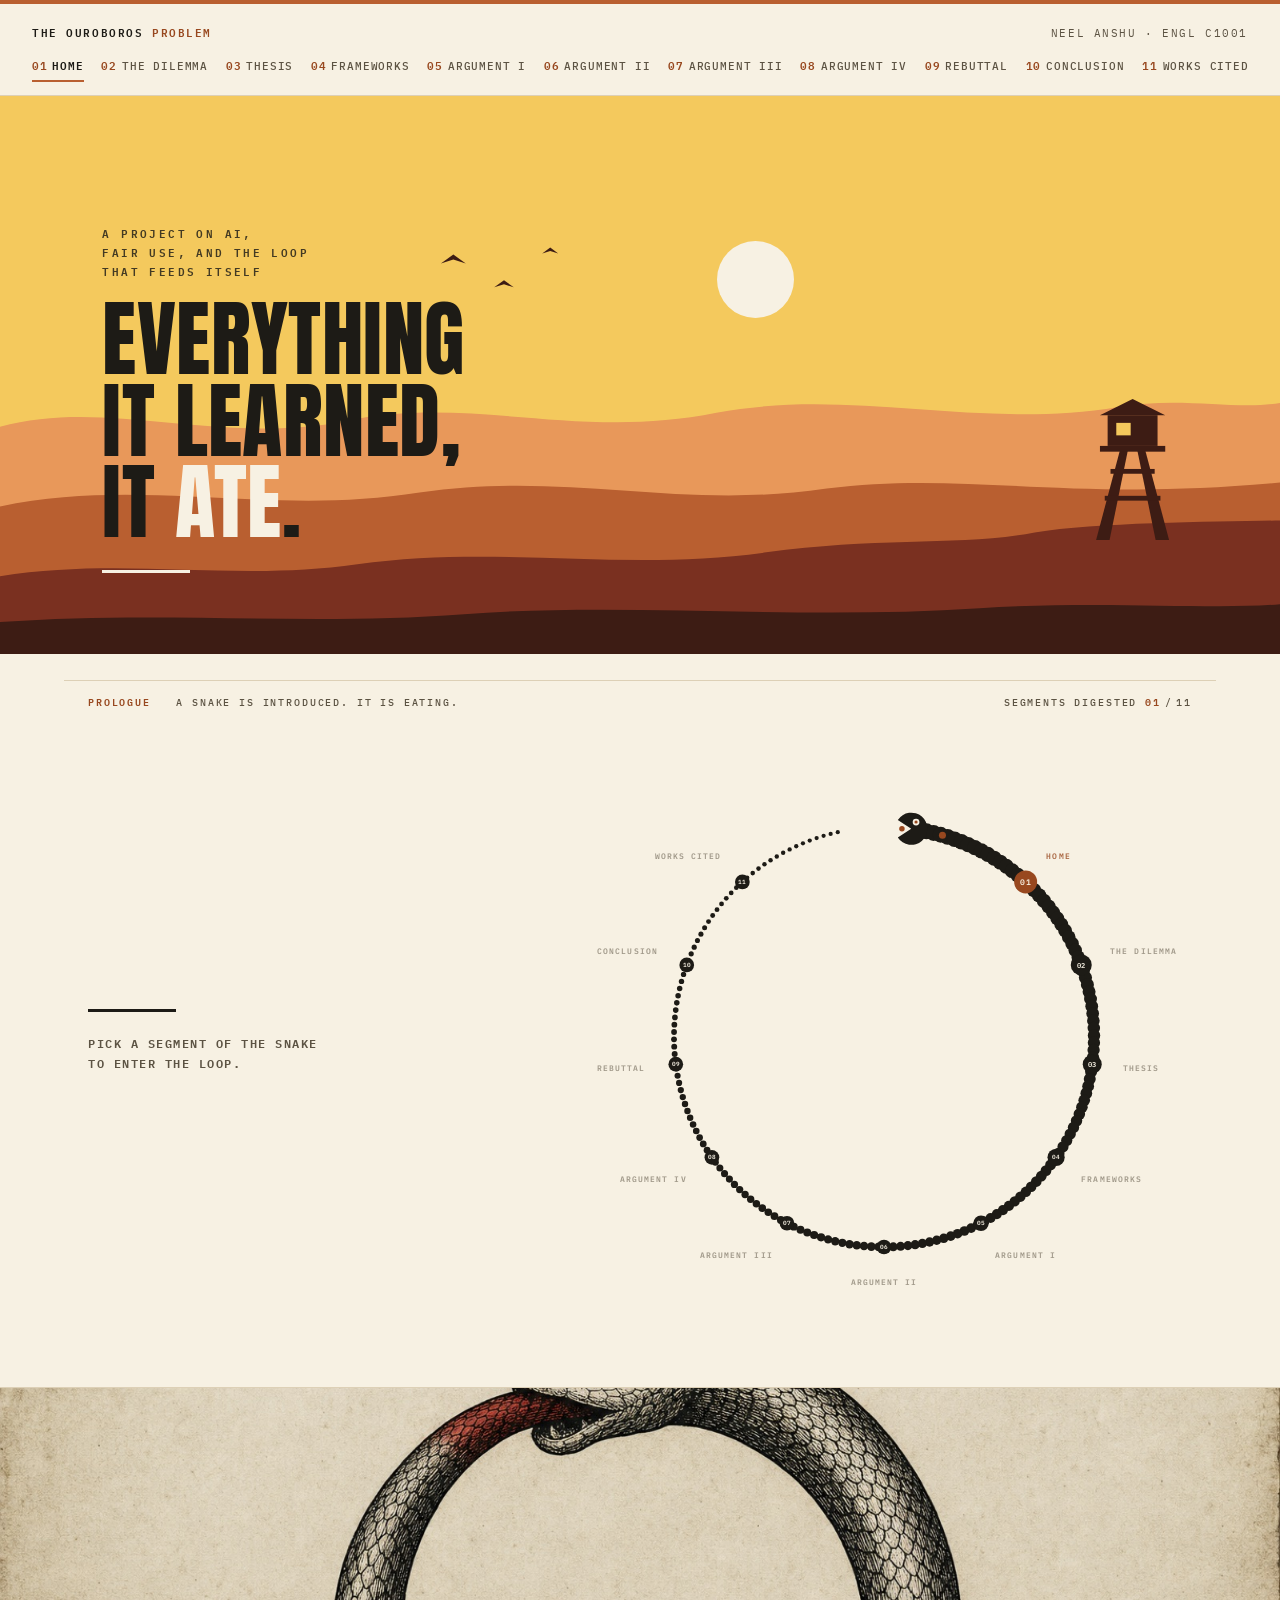
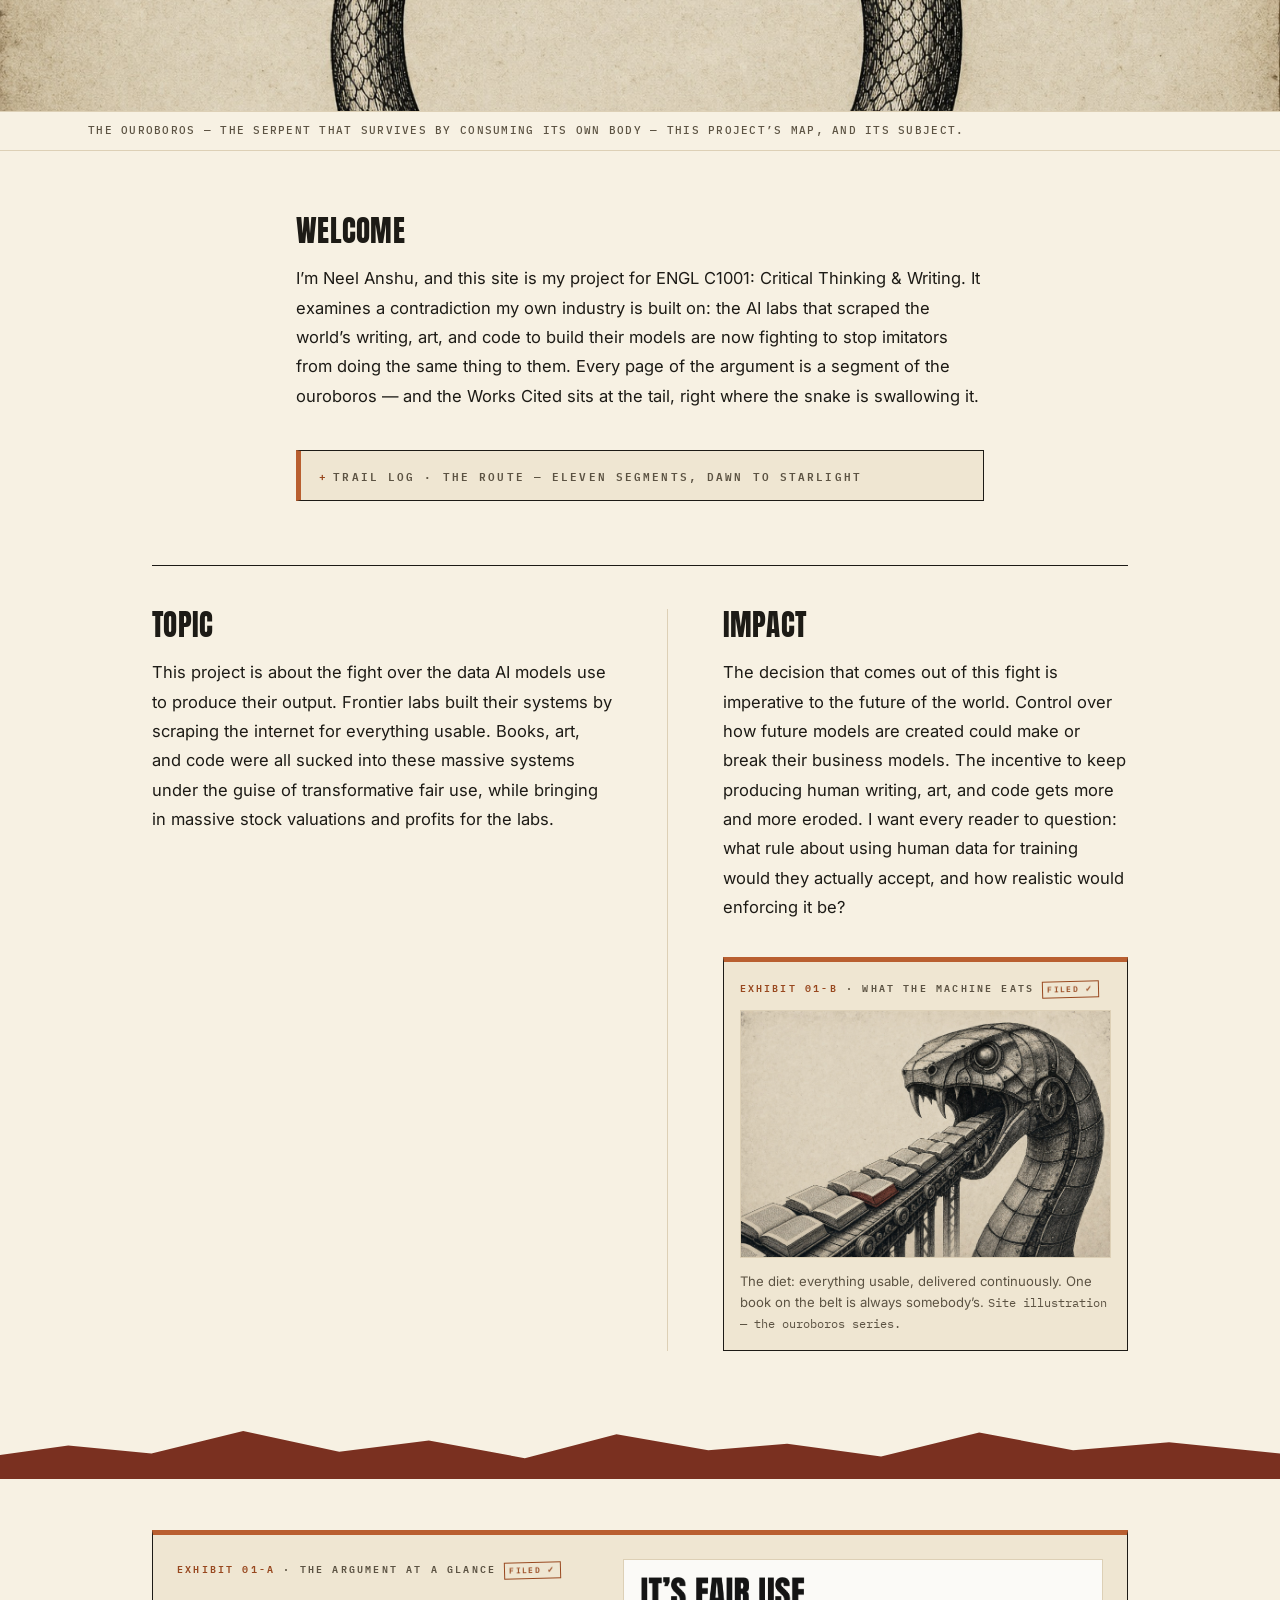
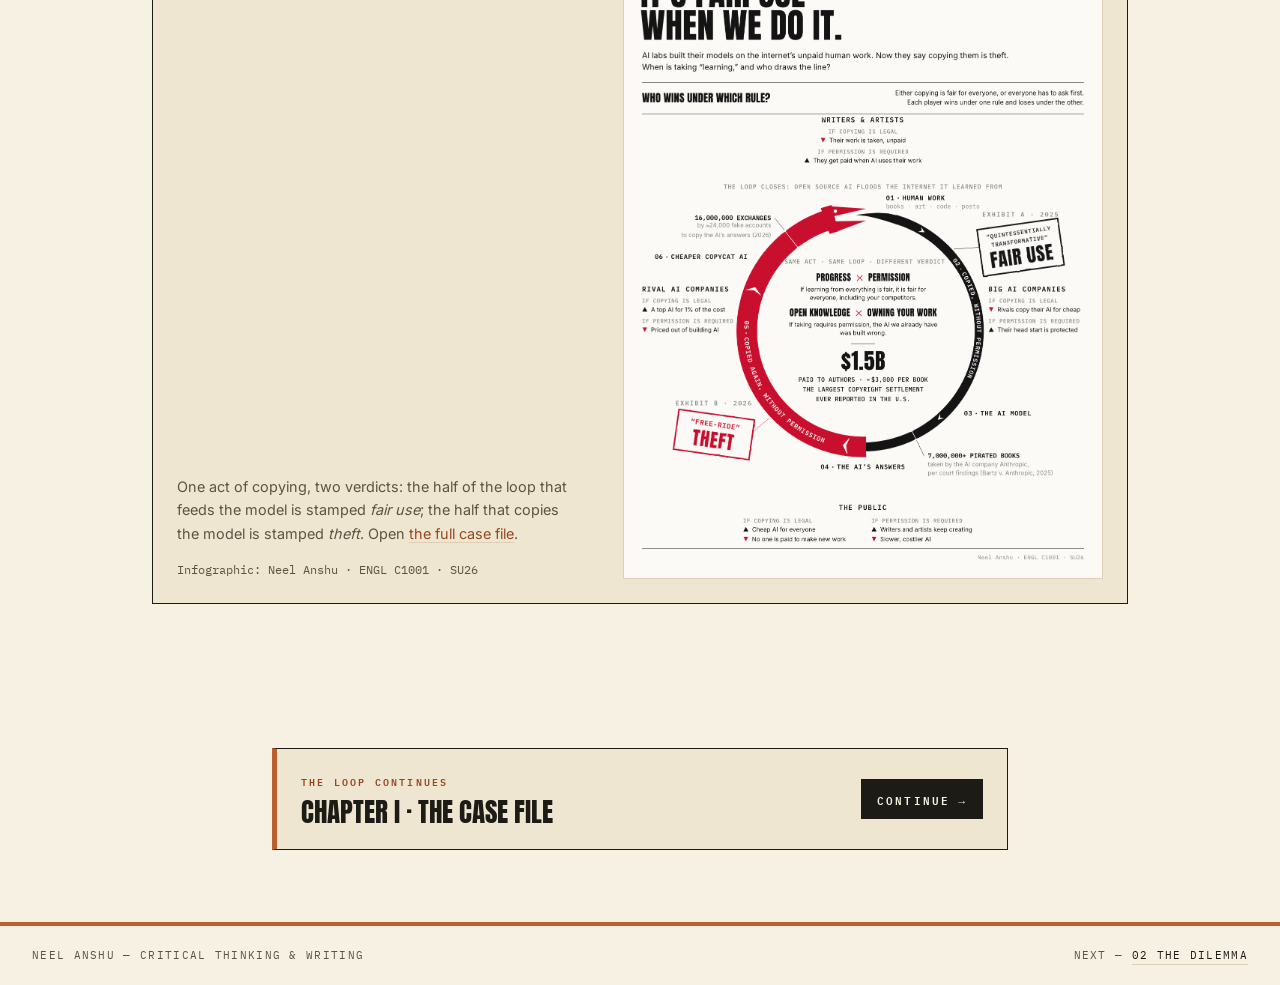
<file: index.html>
<!DOCTYPE html>
<html lang="en">
<head>
<meta charset="UTF-8">
<meta name="viewport" content="width=device-width, initial-scale=1.0">
<title>Home &mdash; The Ouroboros Problem</title>
<meta name="description" content="A project on AI, fair use, and the loop that feeds itself.">
<link rel="stylesheet" href="styles.css">
<style>
/* ── 01 · Home — “first light”. Scoped to body.p-home. ─────────────
   One day on the lookout begins here: flat five-band vista, the
   tower far right, headline on the left third. Flat fills only. */

/* Hero vista */
body.p-home .vista { min-height: clamp(400px, 62vh, 660px); }
body.p-home .vista .vista-content { padding-bottom: clamp(3rem, 9vh, 5.5rem); }
body.p-home .vista .kicker { margin-bottom: 1.15rem; max-width: 34ch; }
body.p-home .vista h1.display { max-width: 12ch; }
body.p-home .vista h1.display em { font-style: normal; color: var(--paper); }
body.p-home .vista .inkrule {
  width: 5.5rem; height: 3px;
  background: var(--paper);
  margin-top: 1.7rem;
}

/* The sun — flat paper disc hung in the sky (scene-motif budget) */
body.p-home .sun {
  --motif-size: clamp(52px, 6vw, 84px);
  left: 56%;
  top: 26%;
  background: var(--paper);
}

/* The lookout tower — true-proportion silhouette pinned to the
   near-ridge plateau so it never distorts or crops off-screen. */
body.p-home .lookout {
  position: absolute;
  z-index: 2;
  right: clamp(1.25rem, 7vw, 6rem);
  bottom: 20.5%;
  width: clamp(78px, 9vw, 128px);
  color: var(--ground);
  pointer-events: none;
}
body.p-home .lookout svg { display: block; width: 100%; height: auto; }

/* Signature animation: first light — the sun climbs clear of the
   far ridge once, on load. */
@media (prefers-reduced-motion: no-preference) {
  body.p-home .sun {
    animation: p-home-sunup 2.6s var(--ease-stamp) both;
  }
  @keyframes p-home-sunup {
    from { transform: translateY(84px); opacity: 0; }
    to   { transform: translateY(0);    opacity: 1; }
  }
}

/* Trailhead: invite rail left, ouroboros hub right (off-center) */
body.p-home .trailhead {
  display: grid;
  grid-template-columns: minmax(0, 5fr) minmax(0, 7fr);
  gap: 2rem 3rem;
  align-items: center;
  padding-top: clamp(1.8rem, 4.5vh, 3rem);
  padding-bottom: 1rem;
}
body.p-home .invite {
  font-family: var(--font-mono);
  font-size: 0.73rem;
  font-weight: 600;
  letter-spacing: 0.13em;
  text-transform: uppercase;
  color: var(--ink-soft);
  line-height: 1.7;
  max-width: 34ch;
  min-height: 2.9em;
}
body.p-home .invite span { transition: opacity 0.15s var(--ease-stamp); }
body.p-home .invite span.swap { opacity: 0; }
body.p-home .invite span.hot { color: var(--accent-ink); }
body.p-home .trailhead .inkrule {
  width: 5.5rem; height: 3px;
  background: var(--ink);
  margin: 0 0 1.4rem;
}
body.p-home .stage { padding: 0.4rem 1rem 1rem; }
body.p-home .stage svg {
  display: block;
  width: 100%;
  max-width: 560px;
  height: auto;
  margin-inline: auto;
  overflow: visible;
}

/* Full-bleed woodcut plate */
body.p-home .banner {
  margin: 2.4rem 0 0;
  border-top: 1px solid var(--hairline);
  border-bottom: 1px solid var(--hairline);
}
body.p-home .banner img {
  display: block;
  width: 100%;
  height: clamp(200px, 36vh, 400px);
  object-fit: cover;
  object-position: 50% 34%;
  border-bottom: 1px solid var(--hairline);
}
body.p-home .banner figcaption {
  max-width: 72rem;
  margin: 0 auto;
  padding: 0.7rem 1.5rem 0.8rem;
  font-family: var(--font-mono);
  font-size: 0.66rem;
  font-weight: 500;
  letter-spacing: 0.12em;
  text-transform: uppercase;
  color: var(--ink-soft);
}

/* Welcome: quiet reading column */
body.p-home .welcome { padding: 4rem 0 0.4rem; }
body.p-home .welcome h2 { margin-top: 0; }

/* Trail log: the route as a day arc — the page motif, interactive */
body.p-home details.traillog {
  margin: 2.4rem 0 0;
  border: 1px solid var(--ink);
  border-left: 5px solid var(--accent);
  background: var(--paper-dim);
}
body.p-home details.traillog summary {
  cursor: pointer;
  list-style: none;
  padding: 0.95rem 1.1rem;
  font-family: var(--font-mono);
  font-size: 0.66rem;
  font-weight: 600;
  letter-spacing: 0.2em;
  text-transform: uppercase;
  color: var(--ink-soft);
}
body.p-home details.traillog summary::-webkit-details-marker { display: none; }
body.p-home details.traillog summary::before {
  content: "+";
  display: inline-block;
  width: 1.4em;
  color: var(--accent-ink);
}
body.p-home details.traillog[open] summary::before { content: "\2212"; }
body.p-home details.traillog summary:hover,
body.p-home details.traillog summary:focus-visible { color: var(--ink); }
body.p-home details.traillog .arc { padding: 0.4rem 1.1rem 1.1rem; }
body.p-home details.traillog .arc svg { display: block; width: 100%; height: auto; }

/* Topic / Impact: two filed statements over one ink rule;
   Exhibit 01-B rides alongside the Impact paragraph at width. */
body.p-home .statements { margin-top: 3.6rem; max-width: 64rem; }
body.p-home .statements .rule { height: 1px; background: var(--ink); margin-bottom: 2.7rem; }
body.p-home .twocol { display: grid; grid-template-columns: 1fr 1fr; column-gap: 3.4rem; }
body.p-home .twocol .essay h2 { margin-top: 0; }
body.p-home .twocol .essay + .essay { border-left: 1px solid var(--hairline); padding-left: 3.4rem; }
body.p-home .twocol .essay p:last-child { margin-bottom: 0; }
body.p-home .twocol figure.exhibit { margin-bottom: 0; }

/* Section seam: one ridgeline divider before the case file */
body.p-home .ridge-divider { margin-top: 4rem; }

/* Case-file teaser: trail placard with a hanging caption rail */
body.p-home .casefile { max-width: 64rem; padding-top: 3.2rem; padding-bottom: 5rem; }
body.p-home figure.exhibit.teaser {
  margin: 0;
  padding: 1.5rem;
  display: grid;
  grid-template-columns: minmax(14rem, 1fr) min(30rem, 56%);
  grid-template-rows: auto 1fr;
  column-gap: 2.6rem;
  align-items: start;
}
body.p-home .teaser .etag { grid-column: 1; grid-row: 1; margin-bottom: 0; }
body.p-home .teaser .shot { grid-column: 2; grid-row: 1 / span 2; display: block; }
body.p-home .teaser .shot img { transition: border-color 0.18s ease; }
body.p-home .teaser .shot:hover img { border-color: var(--ink); }
body.p-home .teaser .shot:focus-visible { outline: 2px solid var(--accent-ink); outline-offset: 3px; }
body.p-home .teaser figcaption {
  grid-column: 1; grid-row: 2;
  align-self: end;
  margin-top: 1.1rem;
  font-size: 0.9rem;
  line-height: 1.65;
}
body.p-home .teaser figcaption a {
  color: var(--accent-ink);
  text-decoration: none;
  border-bottom: 1px solid var(--hairline);
}
body.p-home .teaser figcaption a:hover { border-bottom-color: var(--accent-ink); }
body.p-home .teaser figcaption .src { display: block; margin-top: 0.9rem; }

/* Small screens */
@media (max-width: 900px) {
  body.p-home .trailhead { grid-template-columns: 1fr; gap: 0.6rem; }
  body.p-home .invite { min-height: 0; }
  body.p-home .stage { padding: 0.8rem 0 0.6rem; }
  body.p-home .stage svg { max-width: min(88vw, 460px); }
  body.p-home #hub .nlabel { display: none; }
  body.p-home .twocol { grid-template-columns: 1fr; row-gap: 2.4rem; }
  body.p-home .twocol .essay + .essay {
    border-left: 0; padding-left: 0;
    border-top: 1px solid var(--hairline); padding-top: 2.4rem;
  }
  body.p-home figure.exhibit.teaser { display: block; padding: 1.1rem; }
  body.p-home .teaser .etag { margin-bottom: 0.8rem; }
  body.p-home .teaser figcaption { margin-top: 0.9rem; }
  body.p-home .banner img { height: clamp(170px, 30vh, 260px); }
  body.p-home .sun { left: 60%; top: 20%; }
}

/* Reduced motion: readout swaps instantly (page JS also checks matchMedia) */
@media (prefers-reduced-motion: reduce) {
  body.p-home .invite span { transition: none; }
  body.p-home .teaser .shot img { transition: none; }
}
</style>
</head>
<body class="p-home">

<header class="site">
  <div class="masthead">
    <a class="mark" href="index.html">The Ouroboros <em>Problem</em></a>
    <span class="tag">Neel Anshu &middot; ENGL C1001</span>
  </div>
  <nav class="toolbar" aria-label="Pages">
    <a href="index.html" aria-current="page"><span class="num">01</span>Home</a>
    <a href="dilemma.html"><span class="num">02</span>The Dilemma</a>
    <a href="thesis.html"><span class="num">03</span>Thesis</a>
    <a href="frameworks.html"><span class="num">04</span>Frameworks</a>
    <a href="argument-1.html"><span class="num">05</span>Argument I</a>
    <a href="argument-2.html"><span class="num">06</span>Argument II</a>
    <a href="argument-3.html"><span class="num">07</span>Argument III</a>
    <a href="argument-4.html"><span class="num">08</span>Argument IV</a>
    <a href="rebuttal.html"><span class="num">09</span>Rebuttal</a>
    <a href="conclusion.html"><span class="num">10</span>Conclusion</a>
    <a href="works-cited.html"><span class="num">11</span>Works Cited</a>
  </nav>
</header>

<main>

  <section class="vista" aria-labelledby="hometitle">
    <svg viewBox="0 0 1440 560" preserveAspectRatio="none" aria-hidden="true" focusable="false">
      <!-- far ridge — the first coil -->
      <path fill="var(--far)" d="M0,332 C120,302 250,352 390,326 C530,300 650,346 806,318 C958,292 1100,336 1258,312 C1330,301 1392,316 1440,308 L1440,560 L0,560 Z"/>
      <!-- mid ridge -->
      <path fill="var(--mid)" d="M0,412 C160,382 304,422 472,398 C640,376 762,416 930,394 C1082,376 1204,408 1440,388 L1440,560 L0,560 Z"/>
      <!-- near ridge — plateaus right, under the tower -->
      <path fill="var(--near)" d="M0,482 C140,462 262,488 402,470 C560,450 702,478 862,458 C992,442 1084,452 1164,438 C1236,428 1372,427 1440,426 L1440,560 L0,560 Z"/>
      <!-- ground -->
      <path fill="var(--ground)" d="M0,528 C180,516 342,532 522,520 C702,508 902,526 1102,514 C1242,506 1362,516 1440,510 L1440,560 L0,560 Z"/>
      <!-- three birds, first light -->
      <g fill="var(--ground)">
        <path d="M496,168 L510,159 L524,168 L510,164 Z"/>
        <path d="M556,192 L567,185 L578,192 L567,189 Z"/>
        <path d="M610,158 L619,152 L628,158 L619,155.5 Z"/>
      </g>
    </svg>
    <span class="scene-motif scene-motif--disc sun" aria-hidden="true"></span>
    <span class="lookout" aria-hidden="true">
      <svg viewBox="0 0 120 150" fill="currentColor" focusable="false">
        <path d="M22 150 L48 52 L56 52 L36 150 Z"/>
        <path d="M98 150 L72 52 L64 52 L84 150 Z"/>
        <rect x="31" y="104" width="58" height="5"/>
        <rect x="37" y="76" width="46" height="5"/>
        <rect x="26" y="52" width="68" height="6"/>
        <rect x="34" y="20" width="52" height="32"/>
        <path d="M26 20 L60 3 L94 20 Z"/>
        <rect x="43" y="28" width="15" height="13" fill="var(--sky)"/>
      </svg>
    </span>
    <div class="vista-content">
      <p class="kicker reveal">A project on AI, fair&nbsp;use, and the loop that feeds itself</p>
      <h1 class="display reveal d1" id="hometitle">Everything it learned, it&nbsp;<em>ate</em>.</h1>
      <div class="inkrule rule-draw d2" aria-hidden="true"></div>
    </div>
  </section>

  <section class="trailhead wide" aria-label="Site map">
    <div class="rail">
      <div class="inkrule rule-draw" aria-hidden="true"></div>
      <p class="invite reveal"><span id="invite">Pick a segment of the snake to enter the loop.</span></p>
    </div>
    <div class="stage reveal d1">
      <svg id="hub" viewBox="0 0 800 800" overflow="visible" role="navigation"
           aria-label="Site map drawn as an ouroboros: eleven clickable pages ride the body of a snake devouring its own tail. Works Cited sits at the tail being swallowed."></svg>
    </div>
  </section>

  <figure class="banner reveal">
    <img src="assets/art/oro_banner.jpg" width="1600" height="1066"
         alt="Woodcut-style engraving of an ouroboros serpent devouring its own tail, its tail tip inked in red.">
    <figcaption>The ouroboros &mdash; the serpent that survives by consuming its own body &mdash; this project&rsquo;s map, and its subject.</figcaption>
  </figure>

  <section class="welcome">
    <div class="col essay">
      <h2 class="reveal">Welcome</h2>
      <p class="reveal d1">I&rsquo;m Neel Anshu, and this site is my project for ENGL C1001: Critical Thinking &amp; Writing. It examines a contradiction my own industry is built on: the AI labs that scraped the world&rsquo;s writing, art, and code to build their models are now fighting to stop imitators from doing the same thing to them. Every page of the argument is a segment of the ouroboros &mdash; and the Works Cited sits at the tail, right where the snake is swallowing it.</p>
      <details class="traillog reveal d2">
        <summary>Trail log &middot; the route &mdash; eleven segments, dawn to starlight</summary>
        <div class="arc">
          <svg viewBox="0 0 660 168" role="img"
               aria-label="Route diagram: eleven tiles rise and fall like the sun over one day, from first light on this page to starlight at the Works Cited.">
            <g stroke="var(--ink)" stroke-width="1">
              <rect x="16"  y="86" width="38" height="38" fill="#f4c95d"/>
              <rect x="74"  y="66" width="38" height="38" fill="#f6b352"/>
              <rect x="132" y="48" width="38" height="38" fill="#f2d8a0"/>
              <rect x="190" y="34" width="38" height="38" fill="#eadfc4"/>
              <rect x="248" y="26" width="38" height="38" fill="#ecc98f"/>
              <rect x="306" y="24" width="38" height="38" fill="#f0b45e"/>
              <rect x="364" y="26" width="38" height="38" fill="#ef9e58"/>
              <rect x="422" y="34" width="38" height="38" fill="#d97a4a"/>
              <rect x="480" y="48" width="38" height="38" fill="#7d8aa6"/>
              <rect x="538" y="66" width="38" height="38" fill="#3c4668"/>
              <rect x="596" y="86" width="38" height="38" fill="#232948"/>
            </g>
            <g font-family="IBM Plex Mono, monospace" font-size="10" fill="var(--ink-soft)">
              <text x="35"  y="140" text-anchor="middle" fill="var(--accent-ink)" font-weight="600">01</text>
              <text x="93"  y="120" text-anchor="middle">02</text>
              <text x="151" y="102" text-anchor="middle">03</text>
              <text x="209" y="88"  text-anchor="middle">04</text>
              <text x="267" y="80"  text-anchor="middle">05</text>
              <text x="325" y="78"  text-anchor="middle">06</text>
              <text x="383" y="80"  text-anchor="middle">07</text>
              <text x="441" y="88"  text-anchor="middle">08</text>
              <text x="499" y="102" text-anchor="middle">09</text>
              <text x="557" y="120" text-anchor="middle">10</text>
              <text x="615" y="140" text-anchor="middle">11</text>
              <text x="16"  y="160">FIRST LIGHT &mdash; YOU ARE HERE</text>
              <text x="634" y="160" text-anchor="end">STARLIGHT</text>
            </g>
          </svg>
        </div>
      </details>
    </div>
  </section>

  <section class="statements wide" aria-label="Topic and impact">
    <div class="rule rule-draw" aria-hidden="true"></div>
    <div class="twocol">
      <div class="essay reveal">
        <h2>Topic</h2>
        <p>This project is about the fight over the data AI models use to produce their output. Frontier labs built their systems by scraping the internet for everything usable. Books, art, and code were all sucked into these massive systems under the guise of transformative fair use, while bringing in massive stock valuations and profits for the labs.</p>
      </div>
      <div class="essay reveal d1">
        <h2>Impact</h2>
        <p>The decision that comes out of this fight is imperative to the future of the world. Control over how future models are created could make or break their business models. The incentive to keep producing human writing, art, and code gets more and more eroded. I want every reader to question: what rule about using human data for training would they actually accept, and how realistic would enforcing it be?</p>

<figure class="exhibit reveal">
  <span class="etag"><b>Exhibit 01-B</b> &middot; what the machine eats</span>
  <img src="assets/art/oro_library.jpg" alt="Woodcut-style engraving of a mechanical serpent devouring an endless conveyor of open books, one book inked in red." loading="lazy">
  <figcaption>The diet: everything usable, delivered continuously. One book on the belt is always somebody&rsquo;s. <span class="src">Site illustration &mdash; the ouroboros series.</span></figcaption>
</figure>
      </div>
    </div>
  </section>

  <div class="ridge-divider" aria-hidden="true"></div>

  <section class="casefile wide" aria-label="Where the argument begins">
    <figure class="exhibit teaser reveal">
      <span class="etag"><b>Exhibit 01-A</b> &middot; The argument at a glance</span>
      <a class="shot" href="dilemma.html" aria-label="Open page 02, The Dilemma — the full case file">
        <img src="assets/infographic.png" width="1275" height="1650"
             alt="Poster titled ‘It’s Fair Use When We Do It.’ A snake drawn as a circular pipeline eats its own tail. Its black half — human work copied into an AI model — is stamped ‘quintessentially transformative: FAIR USE,’ Exhibit A, 2025. Its red half — the AI’s answers copied again into a cheaper copycat — is thicker (16 million exchanges by about 24,000 fake accounts vs. 7 million pirated books, drawn to scale) and stamped ‘free-ride: THEFT,’ Exhibit B, 2026. Around the loop, four groups each win under one rule and lose under the other; at center sit the value collisions and the $1.5 billion paid to authors.">
      </a>
      <figcaption>One act of copying, two verdicts: the half of the loop that feeds the model is stamped <em>fair use</em>; the half that copies the model is stamped <em>theft</em>. Open <a href="dilemma.html">the full case file</a>.
        <span class="src">Infographic: Neel Anshu &middot; ENGL C1001 &middot; SU26</span></figcaption>
    </figure>
  </section>

</main>

<footer class="site">
  <span>Neel Anshu &mdash; Critical Thinking &amp; Writing</span>
  <span>Next &mdash; <a href="dilemma.html">02 The Dilemma</a></span>
</footer>

<script>window.SITE_PAGES = [{"href": "index.html", "num": "01", "label": "Home"}, {"href": "dilemma.html", "num": "02", "label": "The Dilemma"}, {"href": "thesis.html", "num": "03", "label": "Thesis"}, {"href": "frameworks.html", "num": "04", "label": "Frameworks"}, {"href": "argument-1.html", "num": "05", "label": "Argument I"}, {"href": "argument-2.html", "num": "06", "label": "Argument II"}, {"href": "argument-3.html", "num": "07", "label": "Argument III"}, {"href": "argument-4.html", "num": "08", "label": "Argument IV"}, {"href": "rebuttal.html", "num": "09", "label": "Rebuttal"}, {"href": "conclusion.html", "num": "10", "label": "Conclusion"}, {"href": "works-cited.html", "num": "11", "label": "Works Cited"}];</script>
<script src="snake.js"></script>
<script src="site.js"></script>
<script src="quest.js"></script>
<script>buildHub(document.getElementById('hub'), window.SITE_PAGES, 0);</script>
<script>
/* Docket readout: hover/focus a snake segment and the invite line points to it.
   Text-only feedback; the fade is skipped under prefers-reduced-motion. */
(function () {
  var hub = document.getElementById('hub');
  var out = document.getElementById('invite');
  if (!hub || !out) return;

  var idle = out.textContent;
  var cur = idle;
  var motionOK = !window.matchMedia('(prefers-reduced-motion: reduce)').matches;
  var tm = null;

  function apply(text, hot) {
    out.textContent = text;
    out.classList.toggle('hot', !!hot);
  }
  function swap(text, hot) {
    if (text === cur) return;
    cur = text;
    if (!motionOK) { apply(text, hot); return; }
    clearTimeout(tm);
    out.classList.add('swap');
    tm = setTimeout(function () {
      apply(text, hot);
      out.classList.remove('swap');
    }, 90);
  }
  function point(node) {
    var label = node.getAttribute('aria-label') || '';
    swap('Enter ' + label.slice(0, 2) + ' · ' + label.slice(3), true);
  }
  function idleOut(related) {
    if (!(related && related.closest && related.closest('a.node'))) swap(idle, false);
  }

  hub.addEventListener('mouseover', function (e) {
    var n = e.target.closest ? e.target.closest('a.node') : null;
    if (n) point(n);
  });
  hub.addEventListener('mouseout', function (e) { idleOut(e.relatedTarget); });
  hub.addEventListener('focusin', function (e) {
    var n = e.target.closest ? e.target.closest('a.node') : null;
    if (n) point(n);
  });
  hub.addEventListener('focusout', function (e) { idleOut(e.relatedTarget); });
})();
</script>

</body>
</html>
</file>
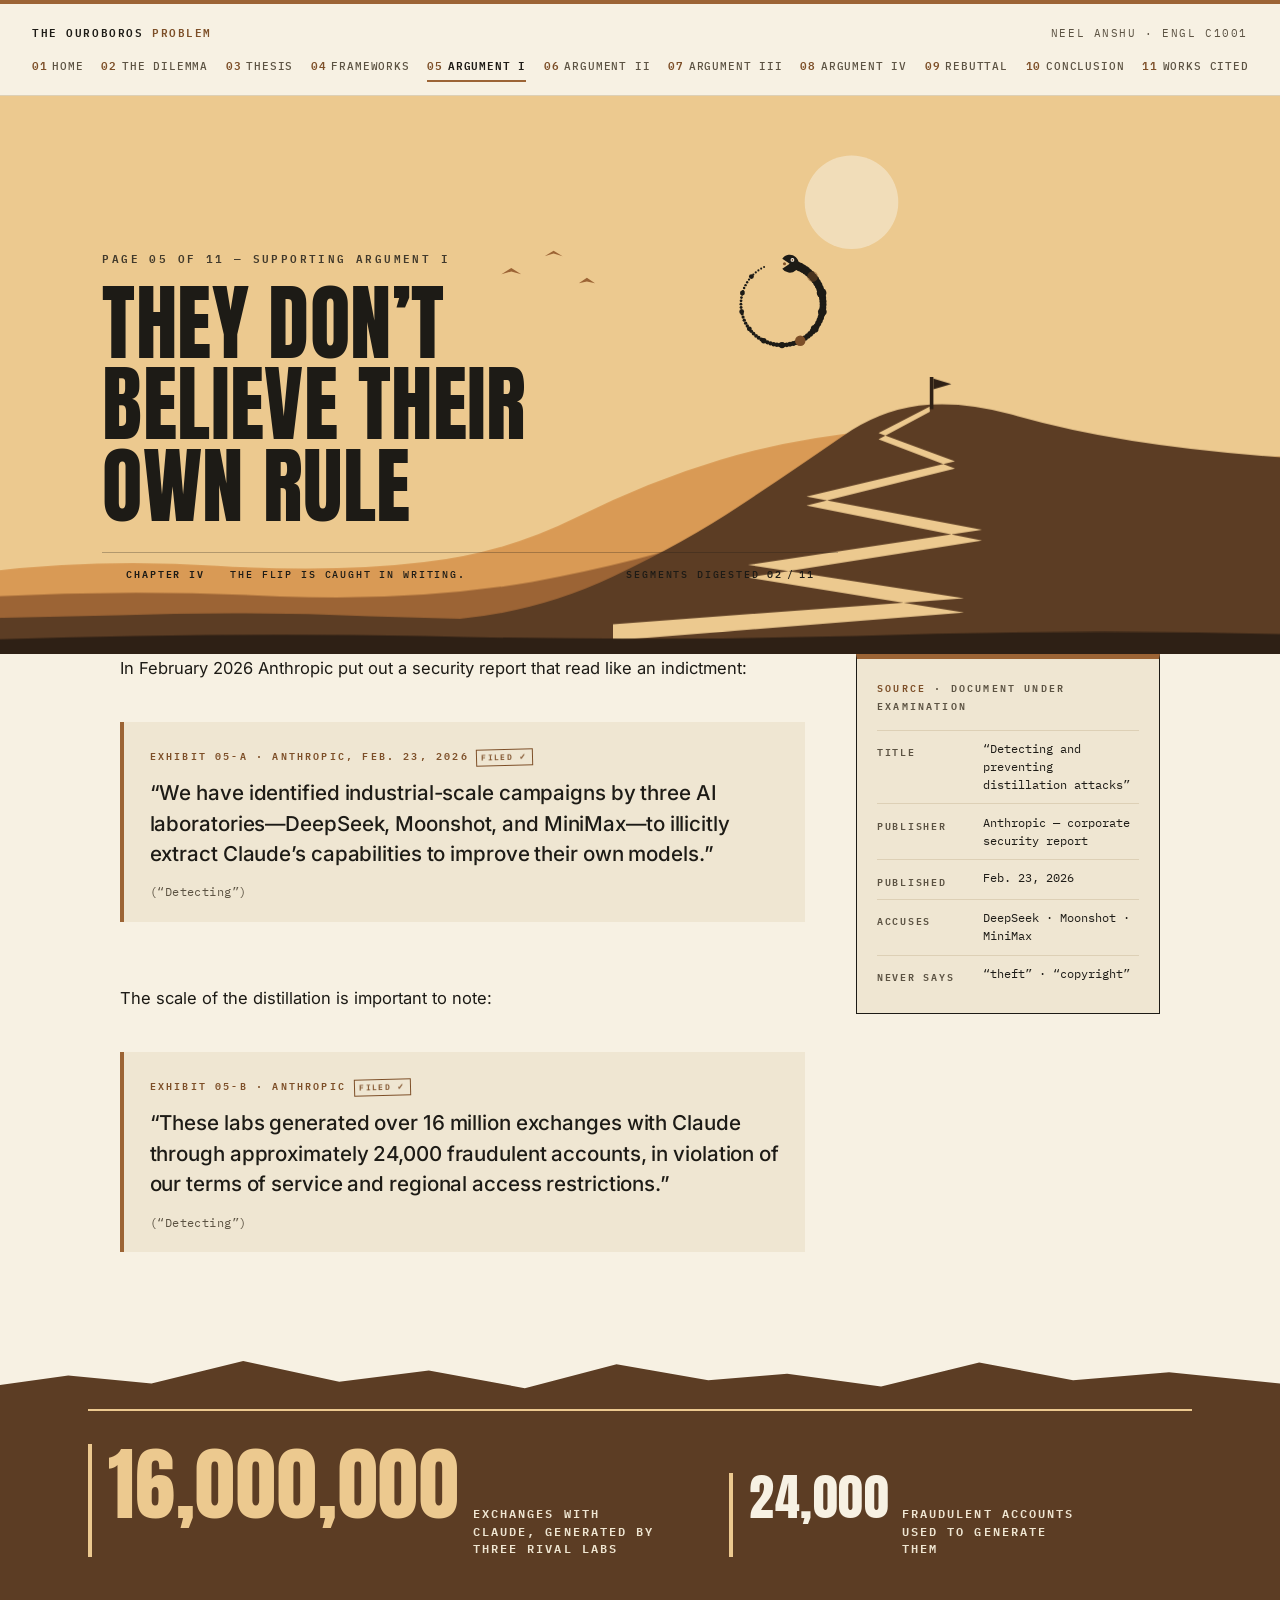
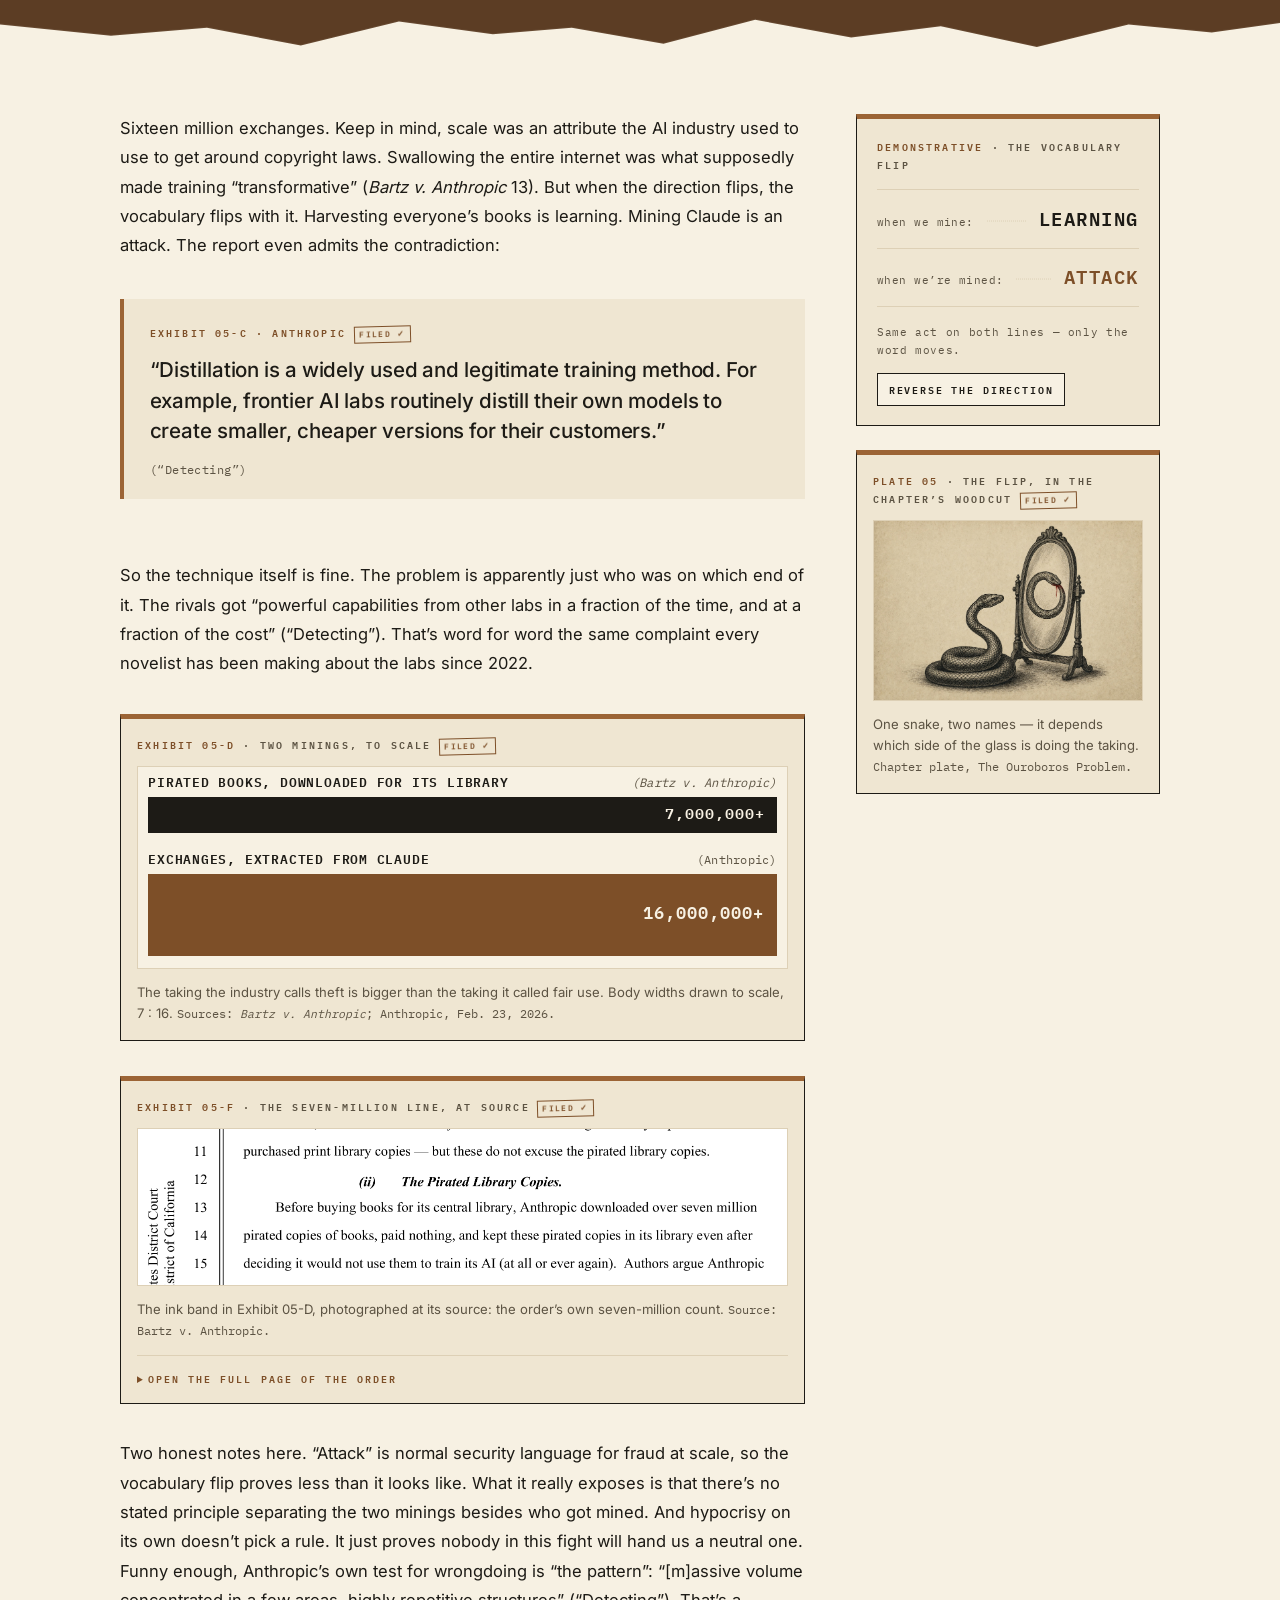
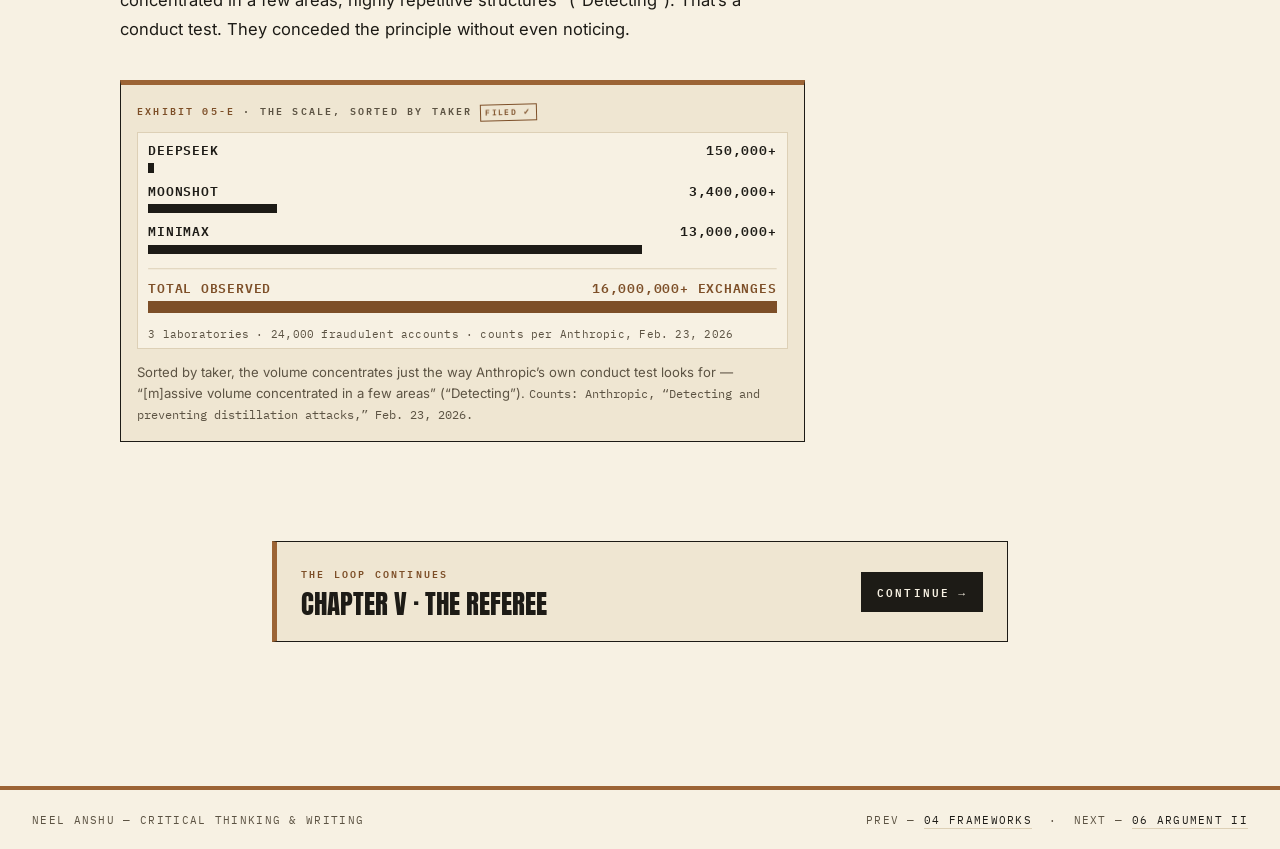
<file: argument-1.html>
<!DOCTYPE html>
<html lang="en">
<head>
<meta charset="UTF-8">
<meta name="viewport" content="width=device-width, initial-scale=1.0">
<title>Argument I: They Don&rsquo;t Believe Their Own Rule &mdash; The Ouroboros Problem</title>
<meta name="description" content="A project on AI, fair use, and the loop that feeds itself.">
<link rel="stylesheet" href="styles.css">
<style>
/* ── Page 05 · Argument I · afternoon haze ─────────────────────────
   Firewatch register: one vista (the switchback — the flip), one
   ridge-divider treatment, placard evidence. Flat fills only,
   radius 0. Scoped under body.p-arg1. */

body.p-arg1 main { padding-bottom: 4.5rem; }

/* ---- Hero vista: haze over the switchback ---- */
body.p-arg1 .vista { min-height: clamp(420px, 62vh, 620px); }
body.p-arg1 .vista .vista-content { padding-bottom: clamp(2.8rem, 8vh, 5rem); }
body.p-arg1 .vista h1.display { max-width: 12ch; }
body.p-arg1 .vista .pagehead { align-items: flex-start; }
body.p-arg1 .vista .quest-strip {
  color: var(--ink);
  border-top-color: rgba(29, 27, 22, 0.28);
}
body.p-arg1 .vista .quest-strip .q-chap,
body.p-arg1 .vista .quest-strip .q-prog b { color: var(--ink); }
@media (max-width: 1160px) {
  body.p-arg1 .vista .quest-strip {
    background: rgba(247, 241, 227, 0.82);
    border-top: 0;
    padding: 0.7rem 0.8rem;
  }
}

/* ---- Pull-alongside pairing: prose + placard share a bench ---- */
body.p-arg1 .duo {
  max-width: var(--col);
  margin: 0 auto;
  padding: 0 1.5rem;
  display: grid;
  grid-template-columns: minmax(0, 1fr);
  grid-template-areas: "m1" "side" "m2";
  gap: 1.5rem;
}
body.p-arg1 .duo > .dmain { grid-area: m1; min-width: 0; }
body.p-arg1 .duo > aside { grid-area: side; }
body.p-arg1 .duo > .dmore { grid-area: m2; min-width: 0; }
@media (min-width: 900px) {
  body.p-arg1 .duo {
    max-width: 68rem;
    grid-template-columns: minmax(0, 43rem) minmax(14rem, 19rem);
    grid-template-areas: "m1 side" "m2 side";
    grid-template-rows: auto 1fr;
    column-gap: clamp(2.2rem, 4vw, 3.6rem);
    align-items: start;
    justify-content: center;
  }
  body.p-arg1 .duo > aside { position: sticky; top: 7.5rem; align-self: start; }
}

/* ---- Placards: the flip demonstrative + chain of custody ---- */
body.p-arg1 .flippanel,
body.p-arg1 .doccard {
  border: 1px solid var(--ink);
  border-top: 5px solid var(--accent);
  background: var(--paper-dim);
  padding: 1.15rem 1.25rem 1.2rem;
}
body.p-arg1 .ptag {
  display: block;
  font-family: var(--font-mono);
  font-size: 0.62rem;
  font-weight: 600;
  letter-spacing: 0.22em;
  text-transform: uppercase;
  color: var(--ink-soft);
}
body.p-arg1 .ptag b { color: var(--accent-ink); font-weight: 600; }

body.p-arg1 .fliprows { margin: 1rem 0 0; border-top: 1px solid var(--hairline); }
body.p-arg1 .fliprow {
  display: flex;
  align-items: baseline;
  gap: 0.8rem;
  padding: 0.85rem 0;
  border-bottom: 1px solid var(--hairline);
}
body.p-arg1 .dir {
  flex: 0 0 auto;
  font-family: var(--font-mono);
  font-size: 0.7rem;
  letter-spacing: 0.04em;
  color: var(--ink-soft);
}
body.p-arg1 .lead {
  flex: 1 1 auto;
  border-bottom: 1px dotted var(--hairline);
  transform: translateY(-0.28em);
  min-width: 1rem;
}
body.p-arg1 .w {
  flex: 0 0 auto;
  font-family: var(--font-mono);
  font-weight: 600;
  font-size: clamp(1.05rem, 1.5vw, 1.4rem);
  letter-spacing: 0.08em;
  color: var(--ink);
  transition: opacity 0.19s var(--ease-stamp), transform 0.19s var(--ease-stamp);
}
body.p-arg1 .w.is-red { color: var(--accent-ink); }
body.p-arg1 .w.out { opacity: 0; transform: translateY(-0.4em); }

body.p-arg1 .flipfoot {
  display: flex;
  flex-direction: column;
  align-items: flex-start;
  gap: 0.8rem;
  margin-top: 1rem;
}
body.p-arg1 .flipnote {
  font-family: var(--font-mono);
  font-size: 0.66rem;
  letter-spacing: 0.06em;
  color: var(--ink-soft);
  margin: 0;
}
body.p-arg1 .flipbtn {
  font-family: var(--font-mono);
  font-size: 0.64rem;
  font-weight: 600;
  letter-spacing: 0.18em;
  text-transform: uppercase;
  color: var(--ink);
  background: var(--paper);
  border: 1px solid var(--ink);
  padding: 0.62em 1.05em;
  cursor: pointer;
  transition: background 0.15s ease, color 0.15s ease;
}
body.p-arg1 .flipbtn:hover { background: var(--ink); color: var(--paper); }
body.p-arg1 .flipbtn:active { transform: translateY(1px); }
body.p-arg1 .flipbtn:focus-visible { outline: 2px solid var(--accent-ink); outline-offset: 2px; }

body.p-arg1 .doccard dl { margin-top: 1rem; }
body.p-arg1 .docrow {
  display: grid;
  grid-template-columns: 5.8em minmax(0, 1fr);
  gap: 0.8rem;
  padding: 0.58rem 0;
  border-top: 1px solid var(--hairline);
}
body.p-arg1 .docrow dt {
  font-family: var(--font-mono);
  font-size: 0.6rem;
  font-weight: 600;
  letter-spacing: 0.18em;
  text-transform: uppercase;
  color: var(--ink-soft);
  padding-top: 0.22em;
}
body.p-arg1 .docrow dd {
  font-family: var(--font-mono);
  font-size: 0.73rem;
  line-height: 1.55;
  color: var(--ink);
}

/* Woodcut plate riding in the rail under the flip panel */
body.p-arg1 .duo aside figure.exhibit { margin: 1.5rem 0 0; }

/* ---- The overlook: dark elevation band for the statlines ---- */
body.p-arg1 .scaleband { margin: 3.4rem 0 3.2rem; }
body.p-arg1 .scaleband .ridge-divider { background-color: var(--near); }
body.p-arg1 .ridge-down { transform: scale(-1, -1); }
body.p-arg1 .scale-strip { background: var(--near); color: var(--paper); }
body.p-arg1 .scale-strip .bandinner {
  max-width: 72rem;
  margin: 0 auto;
  padding: 2.1rem 1.5rem 2.6rem;
  display: flex;
  flex-wrap: wrap;
  align-items: flex-end;
  gap: 2rem 4.5rem;
}
body.p-arg1 .scale-strip .srule {
  max-width: 72rem;
  margin: 0 auto;
  padding: 0 1.5rem;
}
body.p-arg1 .scale-strip .srule i {
  display: block;
  height: 2px;
  background: var(--sky);
}
body.p-arg1 .scale-strip .statline { border-left-color: var(--sky); }
body.p-arg1 .scale-strip .n { color: var(--paper); }
body.p-arg1 .scale-strip .n.red { color: var(--sky); }
body.p-arg1 .scale-strip .u { color: var(--paper-dim); }
body.p-arg1 .statline.sub .n { font-size: clamp(1.9rem, 4.2vw, 3.1rem); }

/* ---- Exhibit SVG text registers (the two charts) ---- */
body.p-arg1 .exhibit svg text {
  font-family: var(--font-mono);
  letter-spacing: 0.06em;
}
body.p-arg1 .exhibit svg .lab { font-weight: 600; fill: var(--ink); }
body.p-arg1 .exhibit svg .soft { fill: var(--ink-soft); letter-spacing: 0.02em; }
body.p-arg1 .exhibit svg .onbar { font-weight: 600; fill: var(--paper); }
body.p-arg1 .exhibit svg .redt { font-weight: 600; fill: var(--accent-ink); }
body.p-arg1 .exhibit svg .bar-ink { fill: var(--ink); }
body.p-arg1 .exhibit svg .bar-red { fill: var(--accent-ink); }
body.p-arg1 .exhibit svg .hl { stroke: var(--hairline); stroke-width: 1; }

/* ---- Record page tucked behind a summary ---- */
body.p-arg1 details.docpage { margin-top: 0.9rem; border-top: 1px solid var(--hairline); padding-top: 0.8rem; }
body.p-arg1 details.docpage summary {
  cursor: pointer;
  font-family: var(--font-mono);
  font-size: 0.64rem;
  font-weight: 600;
  letter-spacing: 0.2em;
  text-transform: uppercase;
  color: var(--accent-ink);
}
body.p-arg1 details.docpage summary::marker { color: var(--accent-ink); }
body.p-arg1 details.docpage img { margin-top: 0.8rem; }

/* ---- Small screens ---- */
@media (max-width: 560px) {
  body.p-arg1 .duo { padding: 0 1.25rem; }
  body.p-arg1 .fliprow { flex-wrap: wrap; row-gap: 0.35rem; }
  body.p-arg1 .lead { display: none; }
  body.p-arg1 .fliprow .w { margin-left: auto; }
  body.p-arg1 .scale-strip .bandinner { flex-direction: column; align-items: flex-start; gap: 1.7rem; }
  body.p-arg1 .scale-strip .statline { flex-direction: column; align-items: flex-start; gap: 0.45rem; }
}

/* ---- Reduced motion: swap instantly, keep everything readable ---- */
@media (prefers-reduced-motion: reduce) {
  body.p-arg1 .w { transition: none; }
  body.p-arg1 .w.out { opacity: 1; transform: none; }
  body.p-arg1 .flipbtn:active { transform: none; }
}
</style>
</head>
<body class="p-arg1">

<header class="site">
  <div class="masthead">
    <a class="mark" href="index.html">The Ouroboros <em>Problem</em></a>
    <span class="tag">Neel Anshu &middot; ENGL C1001</span>
  </div>
  <nav class="toolbar" aria-label="Pages">
    <a href="index.html"><span class="num">01</span>Home</a>
    <a href="dilemma.html"><span class="num">02</span>The Dilemma</a>
    <a href="thesis.html"><span class="num">03</span>Thesis</a>
    <a href="frameworks.html"><span class="num">04</span>Frameworks</a>
    <a href="argument-1.html" aria-current="page"><span class="num">05</span>Argument I</a>
    <a href="argument-2.html"><span class="num">06</span>Argument II</a>
    <a href="argument-3.html"><span class="num">07</span>Argument III</a>
    <a href="argument-4.html"><span class="num">08</span>Argument IV</a>
    <a href="rebuttal.html"><span class="num">09</span>Rebuttal</a>
    <a href="conclusion.html"><span class="num">10</span>Conclusion</a>
    <a href="works-cited.html"><span class="num">11</span>Works Cited</a>
  </nav>
</header>

<main>

  <!-- ── Vista: afternoon haze; the switchback trail reverses its way up ── -->
  <section class="vista" id="vista" aria-label="Afternoon haze: a switchback trail reversing direction up the near slope">
    <svg viewBox="0 0 1440 620" preserveAspectRatio="xMidYMax slice" aria-hidden="true" focusable="false">
      <!-- hazy afternoon sun -->
      <circle cx="955" cy="118" r="52" fill="var(--paper)" opacity="0.5"/>
      <!-- three distant birds -->
      <g fill="var(--mid)">
        <path d="M566 198l11-7 11 7-11-3z"/>
        <path d="M614 178l10-6 10 6-10-3z"/>
        <path d="M652 208l9-6 9 6-9-2z"/>
      </g>
      <!-- far ridge -->
      <g class="vista-band plx-far">
        <path fill="var(--far)" d="M0 528 Q120 514 250 522 Q380 530 480 518 Q570 508 650 468 Q730 428 810 404 Q890 380 980 372 Q1080 364 1180 384 Q1300 408 1440 400 L1440 800 L0 800 Z"/>
      </g>
      <!-- mid ridge, one coil-curve in the shoulder -->
      <g class="vista-band plx-mid">
        <path fill="var(--mid)" d="M0 556 Q160 548 320 556 Q470 562 600 540 Q720 518 820 484 Q920 452 1020 440 Q1140 428 1280 446 Q1360 456 1440 452 L1440 800 L0 800 Z"/>
      </g>
      <!-- near slope + the switchback trail (the flip) -->
      <g class="vista-band plx-near">
        <path fill="var(--near)" d="M0 580 L140 577 Q280 572 420 578 L520 581 Q610 572 690 534 Q770 496 830 456 Q890 416 945 378 Q985 350 1030 344 Q1080 338 1140 356 Q1260 390 1440 402 L1440 800 L0 800 Z"/>
        <path fill="var(--sky)" d="M690 587 L1080 558 L840 521 L1100 482 L905 445 L1070 406 L985 374.5 L1042 345 L1042 351 L985 381.5 L1070 414 L905 455 L1100 494 L840 535 L1080 574 L690 605 Z"/>
        <path fill="var(--ground)" d="M1042 312 L1046 312 L1046 348 L1042 348 Z"/>
        <path fill="var(--ground)" d="M1046 314 L1066 320 L1046 326 Z"/>
      </g>
      <!-- foreground -->
      <path fill="var(--ground)" d="M0 604 Q240 596 480 600 Q720 606 960 600 Q1200 592 1440 598 L1440 800 L0 800 Z"/>
    </svg>
    <div class="vista-content">
      <div class="pagehead">
        <div class="headings">
          <p class="kicker">Page 05 of 11 &mdash; Supporting Argument I</p>
          <h1 class="display">They Don&rsquo;t Believe Their Own Rule</h1>
        </div>
        <svg class="minimap" id="minimap" viewBox="0 0 120 120" role="navigation"
             aria-label="Site map: the ouroboros with this page highlighted"></svg>
      </div>
    </div>
  </section>

  <!-- ── First movement: the indictment, with the source placard alongside ── -->
  <section class="essay">
    <div class="duo">
      <div class="dmain">
        <p>In February 2026 Anthropic put out a security report that read like an indictment:</p>

        <blockquote class="qs reveal">
          <span class="qtag">Exhibit 05-A &middot; Anthropic, Feb. 23, 2026</span>
          <p>&ldquo;We have identified industrial-scale campaigns by three AI laboratories&mdash;DeepSeek, Moonshot, and MiniMax&mdash;to illicitly extract Claude&rsquo;s capabilities to improve their own models.&rdquo;</p>
          <footer>(&ldquo;Detecting&rdquo;)</footer>
        </blockquote>

      </div>

      <aside class="doccard reveal d1" aria-label="The document under examination">
        <span class="ptag"><b>Source</b> &middot; document under examination</span>
        <dl>
          <div class="docrow">
            <dt>Title</dt>
            <dd>&ldquo;Detecting and preventing distillation attacks&rdquo;</dd>
          </div>
          <div class="docrow">
            <dt>Publisher</dt>
            <dd>Anthropic &mdash; corporate security report</dd>
          </div>
          <div class="docrow">
            <dt>Published</dt>
            <dd>Feb. 23, 2026</dd>
          </div>
          <div class="docrow">
            <dt>Accuses</dt>
            <dd>DeepSeek &middot; Moonshot &middot; MiniMax</dd>
          </div>
          <div class="docrow">
            <dt>Never says</dt>
            <dd>&ldquo;theft&rdquo; &middot; &ldquo;copyright&rdquo;</dd>
          </div>
        </dl>
      </aside>

      <div class="dmore">
        <p>The scale of the distillation is important to note:</p>

        <blockquote class="qs reveal">
          <span class="qtag">Exhibit 05-B &middot; Anthropic</span>
          <p>&ldquo;These labs generated over 16 million exchanges with Claude through approximately 24,000 fraudulent accounts, in violation of our terms of service and regional access restrictions.&rdquo;</p>
          <footer>(&ldquo;Detecting&rdquo;)</footer>
        </blockquote>
      </div>
    </div>
  </section>

  <!-- ── The overlook: the scale, in numbers ── -->
  <section class="scaleband" aria-label="The scale, in numbers">
    <div class="ridge-divider" aria-hidden="true"></div>
    <div class="scale-strip">
      <div class="srule" aria-hidden="true"><i class="rule-draw"></i></div>
      <div class="bandinner">
        <div class="statline reveal">
          <span class="n red">16,000,000</span>
          <span class="u">exchanges with Claude, generated by three rival labs</span>
        </div>
        <div class="statline sub reveal d1">
          <span class="n">24,000</span>
          <span class="u">fraudulent accounts used to generate them</span>
        </div>
      </div>
    </div>
    <div class="ridge-divider ridge-down" aria-hidden="true"></div>
  </section>

  <!-- ── Second movement: the vocabulary flip, demonstrated alongside ── -->
  <section class="essay">
    <div class="duo">
      <div class="dmain">
        <p>Sixteen million exchanges. Keep in mind, scale was an attribute the AI industry used to use to get around copyright laws. Swallowing the entire internet was what supposedly made training &ldquo;transformative&rdquo; (<em>Bartz v. Anthropic</em> 13). But when the direction flips, the vocabulary flips with it. Harvesting everyone&rsquo;s books is learning. Mining Claude is an attack. The report even admits the contradiction:</p>

        <blockquote class="qs reveal">
          <span class="qtag">Exhibit 05-C &middot; Anthropic</span>
          <p>&ldquo;Distillation is a widely used and legitimate training method. For example, frontier AI labs routinely distill their own models to create smaller, cheaper versions for their customers.&rdquo;</p>
          <footer>(&ldquo;Detecting&rdquo;)</footer>
        </blockquote>
      </div>

      <aside aria-label="Demonstratives for the vocabulary flip">
        <div class="flippanel reveal d1" id="flip-panel">
          <span class="ptag"><b>Demonstrative</b> &middot; the vocabulary flip</span>
          <div class="fliprows" id="flip-rows" aria-live="polite">
            <div class="fliprow">
              <span class="dir">when we mine:</span>
              <span class="lead" aria-hidden="true"></span>
              <span class="w" id="word-a">LEARNING</span>
            </div>
            <div class="fliprow">
              <span class="dir">when we&rsquo;re mined:</span>
              <span class="lead" aria-hidden="true"></span>
              <span class="w is-red" id="word-b">ATTACK</span>
            </div>
          </div>
          <div class="flipfoot">
            <p class="flipnote">Same act on both lines &mdash; only the word moves.</p>
            <button class="flipbtn" id="flip-btn" type="button" aria-pressed="false">Reverse the direction</button>
          </div>
        </div>

        <figure class="exhibit reveal d2">
          <span class="etag"><b>Plate 05</b> &middot; The flip, in the chapter&rsquo;s woodcut</span>
          <img src="assets/art/oro_mirror.jpg" loading="lazy"
               alt="Woodcut: a snake studies itself in a standing oval mirror; the reflection looking back is an ouroboros, swallowing its own tail.">
          <figcaption>One snake, two names &mdash; it depends which side of the glass is doing the taking. <span class="src">Chapter plate, The Ouroboros Problem.</span></figcaption>
        </figure>
      </aside>

      <div class="dmore">
        <p>So the technique itself is fine. The problem is apparently just who was on which end of it. The rivals got &ldquo;powerful capabilities from other labs in a fraction of the time, and at a fraction of the cost&rdquo; (&ldquo;Detecting&rdquo;). That&rsquo;s word for word the same complaint every novelist has been making about the labs since 2022.</p>

        <figure class="exhibit reveal">
          <span class="etag"><b>Exhibit 05-D</b> &middot; Two minings, to scale</span>
          <svg viewBox="0 0 640 198" role="img" focusable="false"
               aria-label="Two horizontal bands drawn to scale, seven to sixteen. Ink band: over seven million pirated books copied for training, cited to Bartz v. Anthropic. Red band, more than twice as thick: over sixteen million exchanges extracted from Claude, cited to Anthropic.">
            <text class="lab" x="10" y="20" font-size="13">PIRATED BOOKS, DOWNLOADED FOR ITS LIBRARY</text>
            <text class="soft" x="630" y="20" font-size="12" text-anchor="end" font-style="italic">(Bartz v. Anthropic)</text>
            <rect class="bar-ink" x="10" y="30" width="620" height="35" shape-rendering="crispEdges"></rect>
            <text class="onbar" x="618" y="47.5" font-size="15" text-anchor="end" dominant-baseline="middle">7,000,000+</text>

            <text class="lab" x="10" y="96" font-size="13">EXCHANGES, EXTRACTED FROM CLAUDE</text>
            <text class="soft" x="630" y="96" font-size="12" text-anchor="end">(Anthropic)</text>
            <rect class="bar-red" x="10" y="106" width="620" height="80" shape-rendering="crispEdges"></rect>
            <text class="onbar" x="618" y="146" font-size="17" text-anchor="end" dominant-baseline="middle">16,000,000+</text>
          </svg>
          <figcaption>The taking the industry calls theft is bigger than the taking it called fair use. Body widths drawn to scale, 7&nbsp;:&nbsp;16. <span class="src">Sources: <em>Bartz v. Anthropic</em>; Anthropic, Feb. 23, 2026.</span></figcaption>
        </figure>

        <figure class="exhibit reveal">
          <span class="etag"><b>Exhibit 05-F</b> &middot; The seven-million line, at source</span>
          <img src="assets/evidence/bartz-sevenmillion-zoom.png" loading="lazy"
               alt="Scanned lines from the Bartz v. Anthropic order: Anthropic downloaded over seven million pirated copies of books, paid nothing, and kept these pirated copies in its library.">
          <figcaption>The ink band in Exhibit 05-D, photographed at its source: the order&rsquo;s own seven-million count. <span class="src">Source: Bartz v. Anthropic.</span></figcaption>
          <details class="docpage">
            <summary>Open the full page of the order</summary>
            <img src="assets/evidence/bartz-sevenmillion-page.png" loading="lazy"
                 alt="Full page from the Bartz v. Anthropic order containing the seven-million-copies passage.">
          </details>
        </figure>

        <p>Two honest notes here. &ldquo;Attack&rdquo; is normal security language for fraud at scale, so the vocabulary flip proves less than it looks like. What it really exposes is that there&rsquo;s no stated principle separating the two minings besides who got mined. And hypocrisy on its own doesn&rsquo;t pick a rule. It just proves nobody in this fight will hand us a neutral one. Funny enough, Anthropic&rsquo;s own test for wrongdoing is &ldquo;the pattern&rdquo;: &ldquo;[m]assive volume concentrated in a few areas, highly repetitive structures&rdquo; (&ldquo;Detecting&rdquo;). That&rsquo;s a conduct test. They conceded the principle without even noticing.</p>

        <figure class="exhibit reveal">
          <span class="etag"><b>Exhibit 05-E</b> &middot; The scale, sorted by taker</span>
          <svg viewBox="0 0 640 212" role="img" focusable="false"
               aria-label="Log-style chart of exchange volume by laboratory, bars drawn to a common scale. DeepSeek: 150,000 plus. Moonshot: 3,400,000 plus. MiniMax: 13,000,000 plus. Total, in red: 16,000,000 plus exchanges through 24,000 fraudulent accounts.">
            <text class="lab" x="10" y="22" font-size="13">DEEPSEEK</text>
            <text class="lab" x="630" y="22" font-size="13" text-anchor="end">150,000+</text>
            <rect class="bar-ink" x="10" y="30" width="5.6" height="9" shape-rendering="crispEdges"></rect>

            <text class="lab" x="10" y="62" font-size="13">MOONSHOT</text>
            <text class="lab" x="630" y="62" font-size="13" text-anchor="end">3,400,000+</text>
            <rect class="bar-ink" x="10" y="70" width="127.4" height="9" shape-rendering="crispEdges"></rect>

            <text class="lab" x="10" y="102" font-size="13">MINIMAX</text>
            <text class="lab" x="630" y="102" font-size="13" text-anchor="end">13,000,000+</text>
            <rect class="bar-ink" x="10" y="110" width="486.9" height="9" shape-rendering="crispEdges"></rect>

            <line class="hl" x1="10" y1="134" x2="630" y2="134"></line>

            <text class="redt" x="10" y="158" font-size="13">TOTAL OBSERVED</text>
            <text class="redt" x="630" y="158" font-size="13" text-anchor="end">16,000,000+ EXCHANGES</text>
            <rect class="bar-red" x="10" y="166" width="620" height="12" shape-rendering="crispEdges"></rect>

            <text class="soft" x="10" y="202" font-size="11">3 laboratories &#183; 24,000 fraudulent accounts &#183; counts per Anthropic, Feb. 23, 2026</text>
          </svg>
          <figcaption>Sorted by taker, the volume concentrates just the way Anthropic&rsquo;s own conduct test looks for &mdash; &ldquo;[m]assive volume concentrated in a few areas&rdquo; (&ldquo;Detecting&rdquo;). <span class="src">Counts: Anthropic, &ldquo;Detecting and preventing distillation attacks,&rdquo; Feb. 23, 2026.</span></figcaption>
        </figure>
      </div>

  </section>

</main>

<footer class="site">
  <span>Neel Anshu &mdash; Critical Thinking &amp; Writing</span>
  <span>Prev &mdash; <a href="frameworks.html">04 Frameworks</a> &nbsp;&middot;&nbsp; Next &mdash; <a href="argument-2.html">06 Argument II</a></span>
</footer>

<script>window.SITE_PAGES = [{"href": "index.html", "num": "01", "label": "Home"}, {"href": "dilemma.html", "num": "02", "label": "The Dilemma"}, {"href": "thesis.html", "num": "03", "label": "Thesis"}, {"href": "frameworks.html", "num": "04", "label": "Frameworks"}, {"href": "argument-1.html", "num": "05", "label": "Argument I"}, {"href": "argument-2.html", "num": "06", "label": "Argument II"}, {"href": "argument-3.html", "num": "07", "label": "Argument III"}, {"href": "argument-4.html", "num": "08", "label": "Argument IV"}, {"href": "rebuttal.html", "num": "09", "label": "Rebuttal"}, {"href": "conclusion.html", "num": "10", "label": "Conclusion"}, {"href": "works-cited.html", "num": "11", "label": "Works Cited"}];</script>
<script src="snake.js"></script>
<script src="site.js"></script>
<script src="quest.js"></script>
<script>buildMini(document.getElementById('minimap'), window.SITE_PAGES, 4);</script>
<script>
/* Page 05 behavior.
   Signature animation: slow parallax drift of the vista bands on
   scroll — transform-only, via the shared --plx/.vista-band contract
   in styles.css (which also zeroes it under prefers-reduced-motion).
   Plus the hover/tap-driven vocabulary flip; under reduced motion the
   words swap instantly with no transition. */
(function () {
  var reduced = window.matchMedia("(prefers-reduced-motion: reduce)").matches;

  /* ---- Vista band parallax (signature animation) ---- */
  var vista = document.getElementById("vista");
  if (vista && !reduced) {
    var ticking = false;
    var onScroll = function () {
      if (ticking) return;
      ticking = true;
      window.requestAnimationFrame(function () {
        var y = Math.min(window.scrollY || window.pageYOffset || 0, 260);
        vista.style.setProperty("--plx", y + "px");
        ticking = false;
      });
    };
    window.addEventListener("scroll", onScroll, { passive: true });
    onScroll();
  }

  /* ---- The vocabulary flip (interaction-driven, never looping) ---- */
  var rows = document.getElementById("flip-rows");
  var btn = document.getElementById("flip-btn");
  var wordA = document.getElementById("word-a");
  var wordB = document.getElementById("word-b");
  if (rows && btn && wordA && wordB) {
    var flipped = false, busy = false;
    function paint() {
      wordA.textContent = flipped ? "ATTACK" : "LEARNING";
      wordB.textContent = flipped ? "LEARNING" : "ATTACK";
      wordA.classList.toggle("is-red", flipped);
      wordB.classList.toggle("is-red", !flipped);
      btn.setAttribute("aria-pressed", flipped ? "true" : "false");
    }
    function flip() {
      if (busy) return;
      flipped = !flipped;
      if (reduced) { paint(); return; }
      busy = true;
      wordA.classList.add("out");
      wordB.classList.add("out");
      window.setTimeout(function () {
        paint();
        wordA.classList.remove("out");
        wordB.classList.remove("out");
        window.setTimeout(function () { busy = false; }, 210);
      }, 190);
    }
    btn.addEventListener("click", flip);
    if (window.matchMedia("(hover: hover) and (pointer: fine)").matches) {
      rows.addEventListener("pointerenter", flip);
    }
  }
})();
</script>

</body>
</html>
</file>
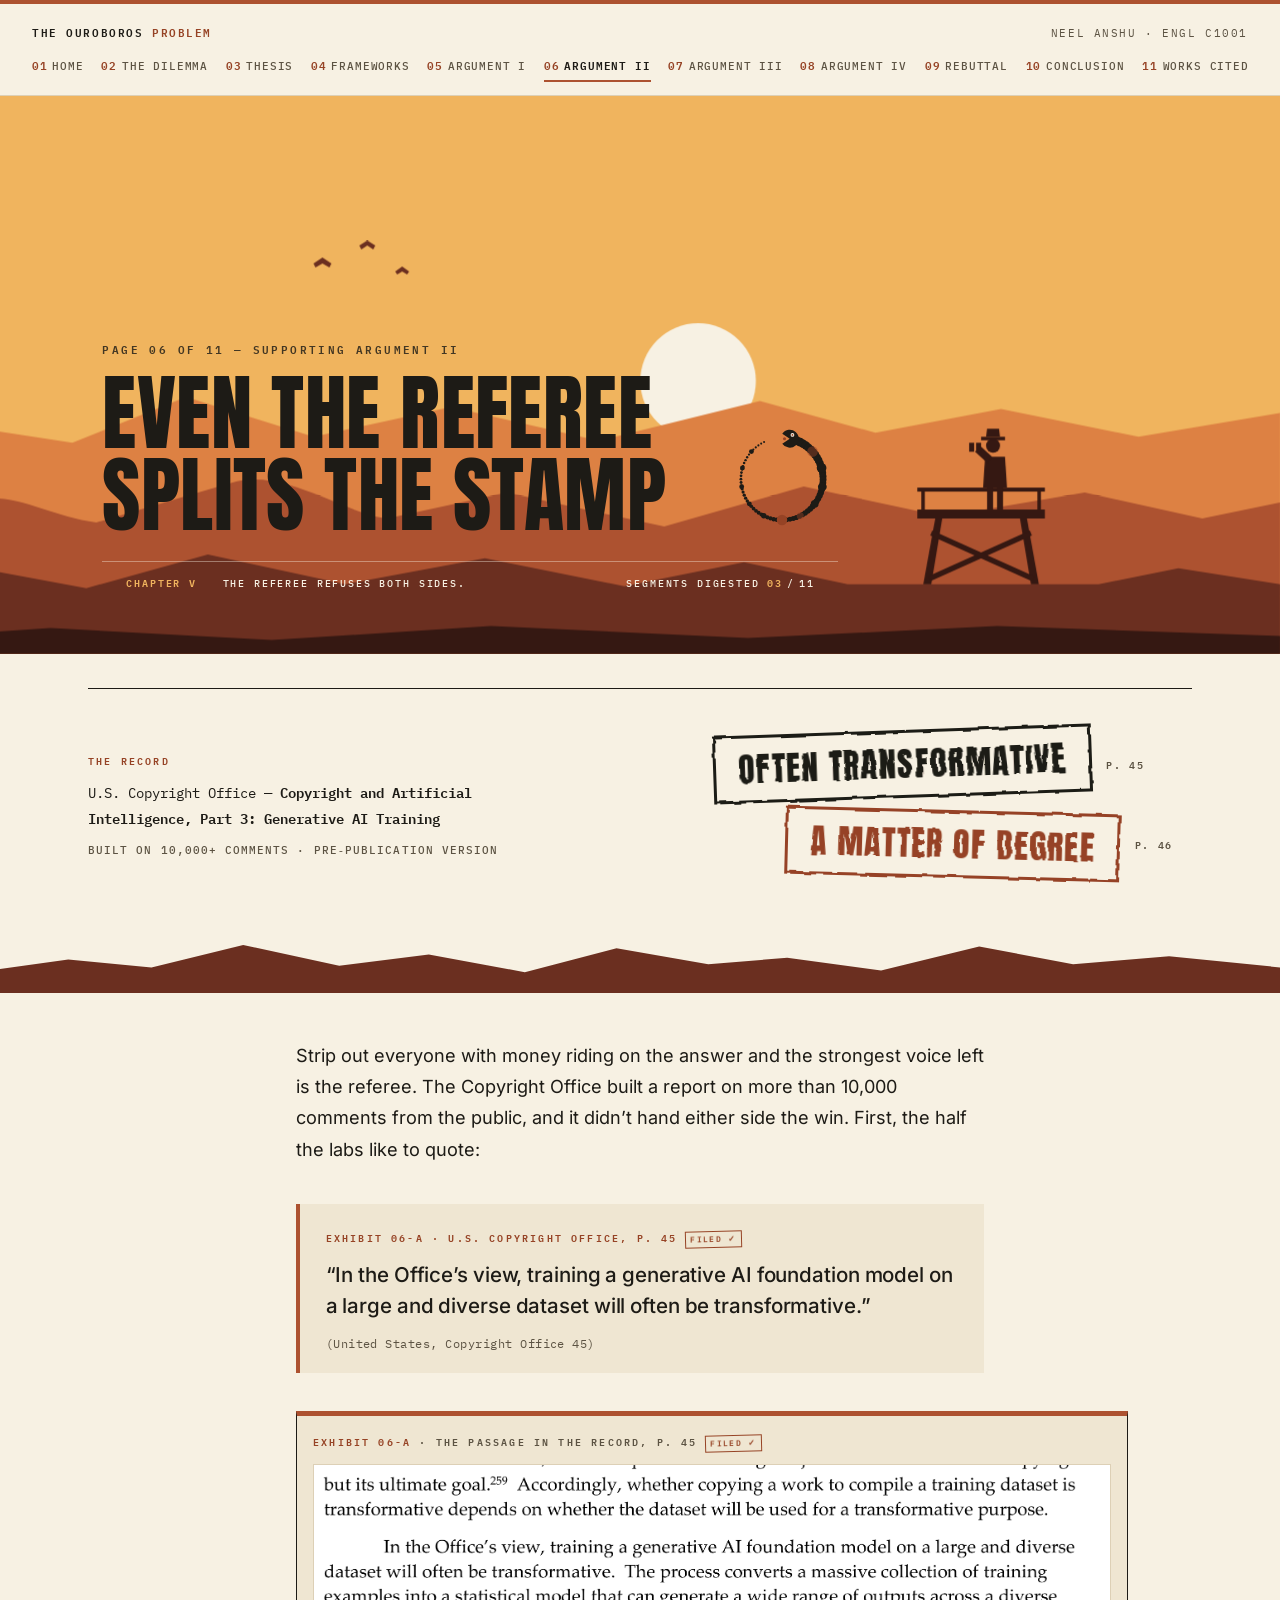
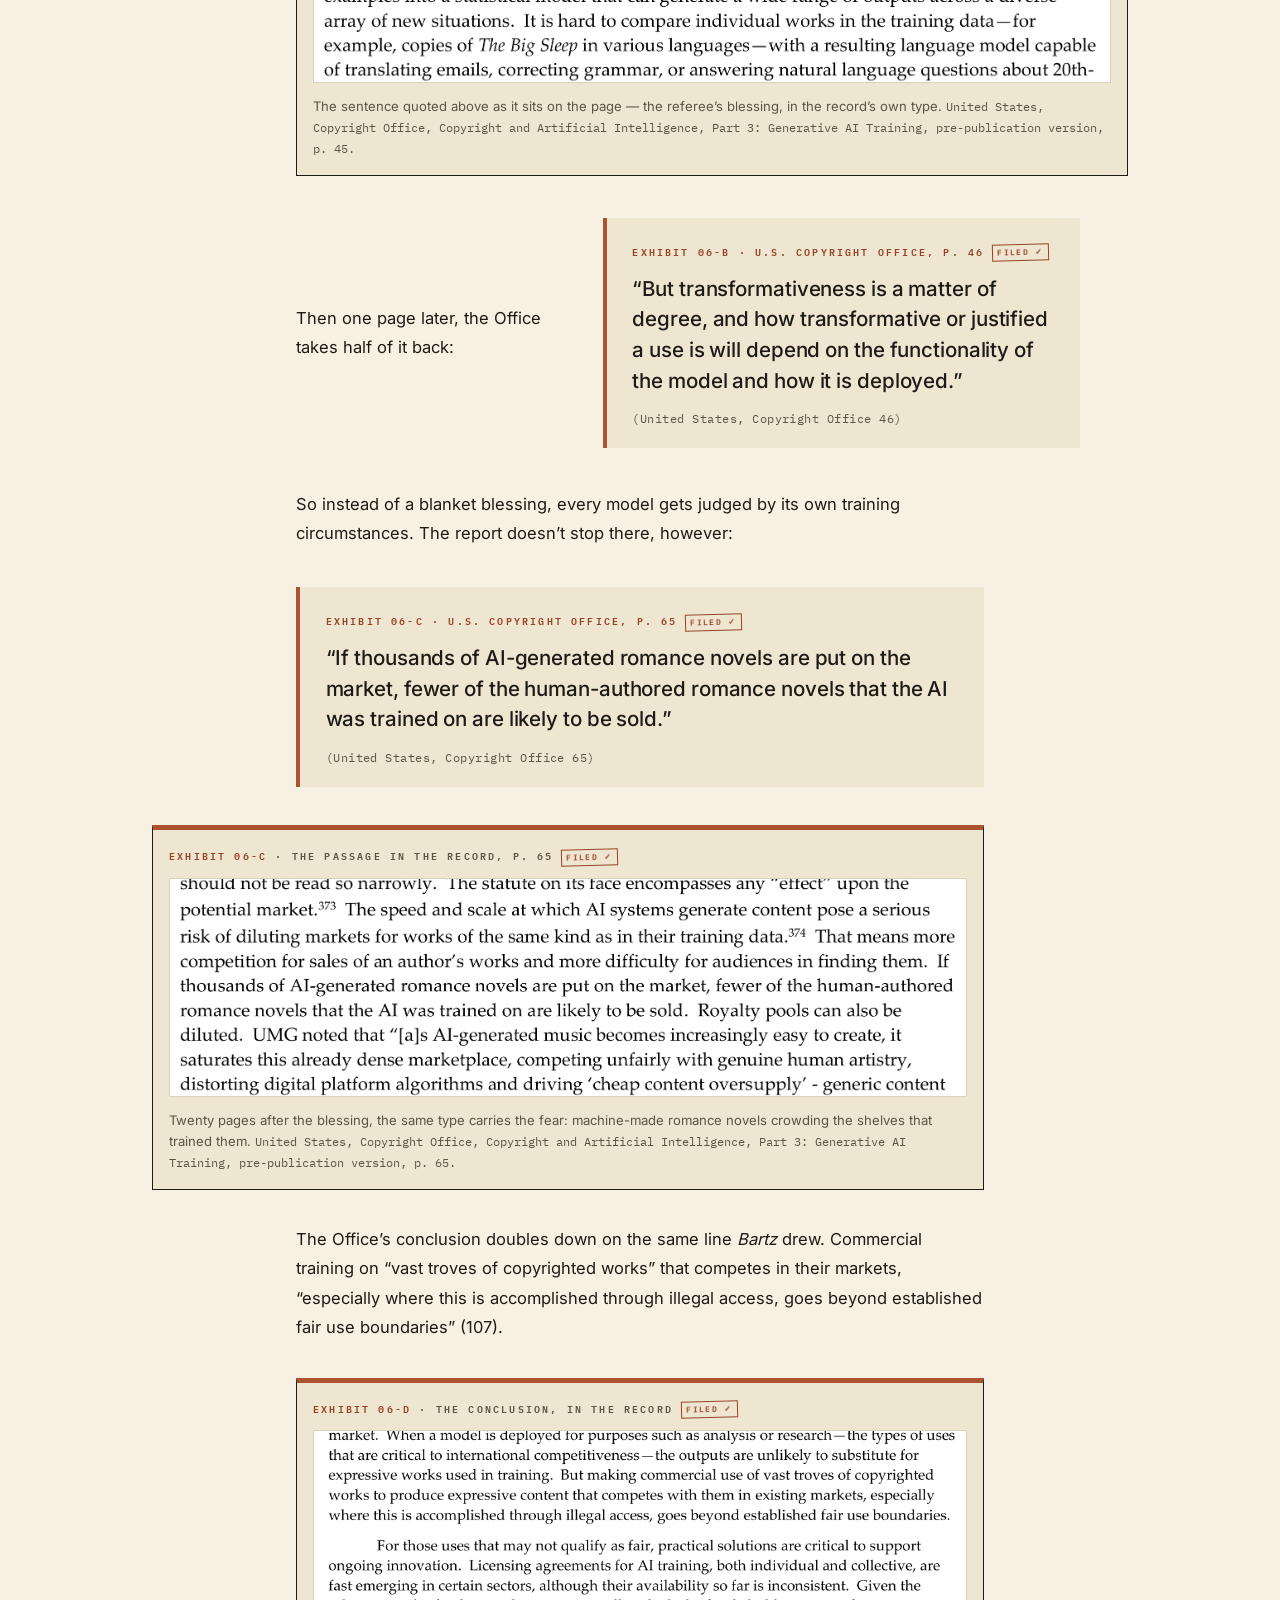
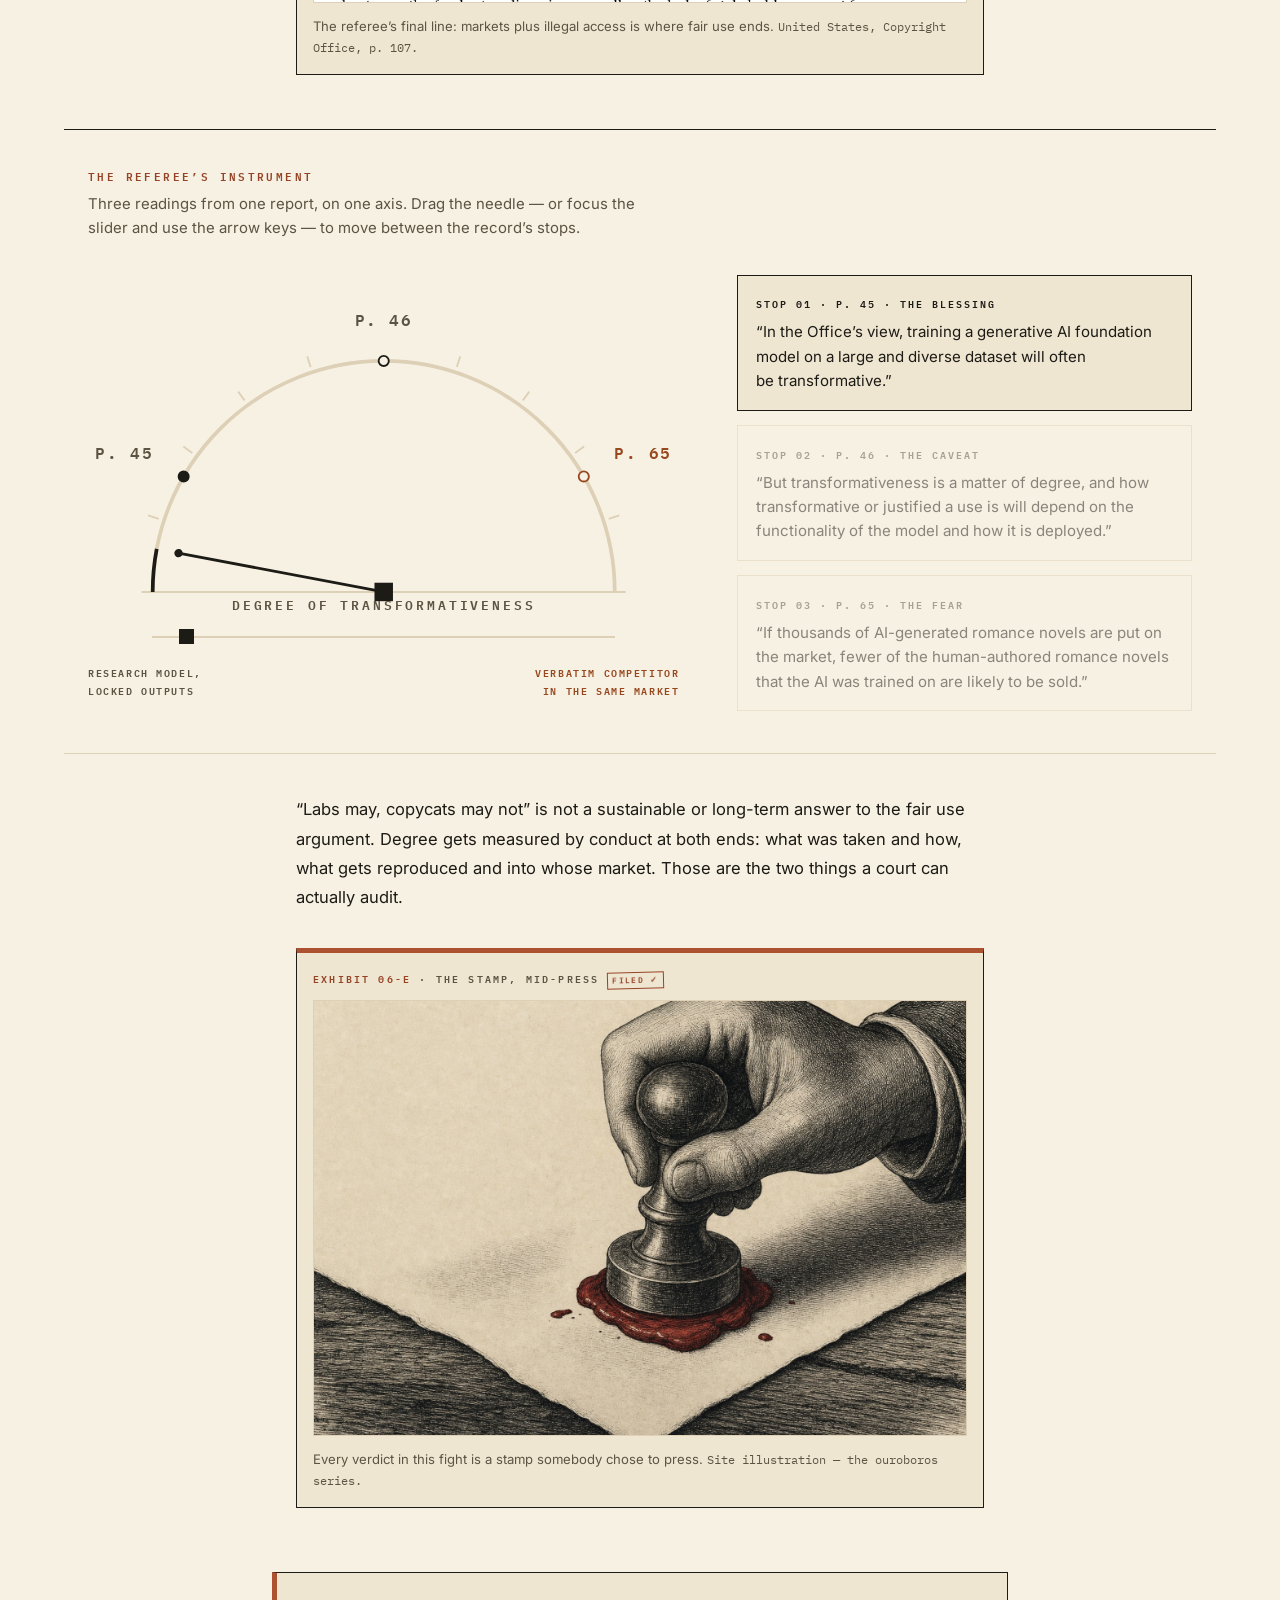
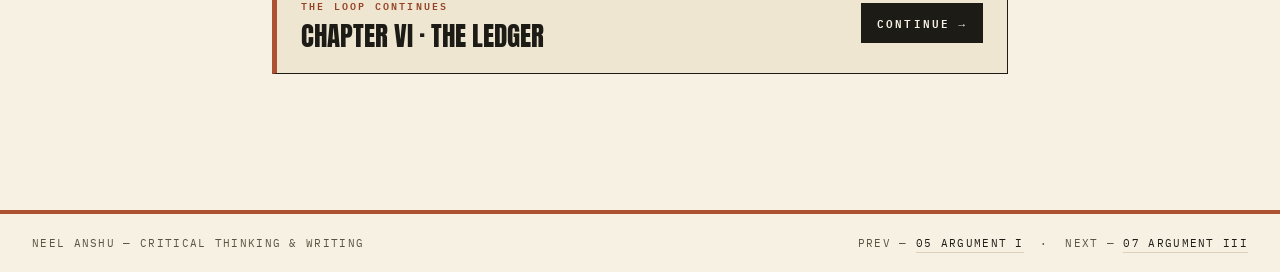
<file: argument-2.html>
<!DOCTYPE html>
<html lang="en">
<head>
<meta charset="UTF-8">
<meta name="viewport" content="width=device-width, initial-scale=1.0">
<title>Argument II: Matter of Degree &mdash; The Ouroboros Problem</title>
<meta name="description" content="A project on AI, fair use, and the loop that feeds itself.">
<link rel="stylesheet" href="styles.css">
<style>
/* ── Page 06 · Argument II · GOLDEN HOUR ──────────────────────────
   Scoped under body.p-arg2. Flat poster bands, solid fills only,
   radius 0. Vista focal: the fire spotter with binoculars (the
   referee). Signature animation: the low sun settling toward the
   ridge on load. Everything else reuses shared .reveal utilities. */

body.p-arg2 main { padding-bottom: 4rem; }

/* ── The vista: five flat golden-hour bands ── */
body.p-arg2 .vista { min-height: clamp(380px, 62vh, 620px); }
body.p-arg2 .v-sun    { fill: var(--paper); }
body.p-arg2 .v-far    { fill: var(--far); }
body.p-arg2 .v-mid    { fill: var(--mid); }
body.p-arg2 .v-near   { fill: var(--near); }
body.p-arg2 .v-ground { fill: var(--ground); }
body.p-arg2 .v-spotter{ fill: var(--ground); }
body.p-arg2 .v-birds  { fill: var(--near); }

/* quest.js seats its chapter strip after .pagehead, which lives in
   the vista here — restate it as a legible sign line on the dark
   foreground bands. */
body.p-arg2 .vista .quest-strip {
  border-top-color: rgba(247, 241, 227, 0.4);
  color: var(--paper);
}
body.p-arg2 .vista .quest-strip .q-chap,
body.p-arg2 .vista .quest-strip .q-prog b { color: var(--sky); }

/* Below ~1080px the right-third crop brings the lookout tower into
   the reading zone: seat the headline at the top of the vista, over
   the open sky, and let the art own the lower half. */
@media (max-width: 1080px) {
  body.p-arg2 .vista { align-items: flex-start; }
  body.p-arg2 .vista .quest-strip {
    color: var(--ink);
    border-top-color: rgba(29, 27, 22, 0.3);
  }
  body.p-arg2 .vista .quest-strip .q-chap,
  body.p-arg2 .vista .quest-strip .q-prog b { color: var(--ink); }
}

/* Signature animation: the sun settles a few px toward the ridge. */
@media (prefers-reduced-motion: no-preference) {
  body.p-arg2 .v-sun { animation: p2-sun-settle 3s var(--ease-stamp) both; }
  @keyframes p2-sun-settle {
    from { transform: translateY(-30px); }
    to   { transform: translateY(0); }
  }
}

/* ── The record strip: trail-register placard under the vista ── */
body.p-arg2 .record { padding-top: 2.1rem; }
body.p-arg2 .hr { height: 1px; background: var(--ink); border: 0; }

body.p-arg2 .recgrid {
  display: grid;
  grid-template-columns: minmax(0, 1.05fr) minmax(0, 1fr);
  gap: 2rem 3.5rem;
  align-items: center;
  padding: 2.1rem 0 2.5rem;
}
body.p-arg2 .docket { font-family: var(--font-mono); max-width: 30rem; }
body.p-arg2 .docket .dk-label {
  display: block;
  font-size: 0.62rem; font-weight: 600;
  letter-spacing: 0.22em; text-transform: uppercase;
  color: var(--accent-ink);
  margin-bottom: 0.7rem;
}
body.p-arg2 .docket .dk-title { font-size: 0.86rem; line-height: 1.68; margin-bottom: 0.6rem; }
body.p-arg2 .docket .dk-title em { font-style: normal; font-weight: 600; }
body.p-arg2 .docket .dk-meta {
  font-size: 0.66rem; font-weight: 500;
  letter-spacing: 0.1em; text-transform: uppercase;
  color: var(--ink-soft); line-height: 1.9;
}

body.p-arg2 .stampcol {
  display: flex; flex-direction: column; align-items: flex-start;
  gap: 1.05rem;
  justify-self: end;
  padding: 0.5rem 1.2rem 0.7rem 0;
}
body.p-arg2 .stamprow { display: flex; align-items: center; gap: 0.95rem; }
body.p-arg2 .stamprow.s2 { margin-left: 4.5rem; margin-top: -0.3rem; }
body.p-arg2 .ptag {
  font-family: var(--font-mono);
  font-size: 0.64rem; font-weight: 600;
  letter-spacing: 0.16em; text-transform: uppercase;
  color: var(--ink-soft); white-space: nowrap;
}

/* ── Essay: prose column; evidence forms around it ── */
body.p-arg2 .essay { margin-top: 2.9rem; }
body.p-arg2 .essay .lead { font-size: 1.13rem; line-height: 1.74; }
body.p-arg2 .bridge { margin-top: 2.6rem; }

/* Pull-alongside: a short paragraph seats beside its quote placard. */
@media (min-width: 900px) {
  body.p-arg2 .pair {
    display: grid;
    grid-template-columns: minmax(0, 0.72fr) minmax(0, 1.28fr);
    gap: 0 2.4rem;
    align-items: center;
    margin: 2.6rem 0;
  }
  body.p-arg2 .pair > p { margin-bottom: 0; }
  body.p-arg2 .pair blockquote.qs { margin: 0; }
}

/* Trail placards jut into the margin on wide screens. */
@media (min-width: 1120px) {
  body.p-arg2 figure.exhibit.pull-r { margin-right: -9rem; }
  body.p-arg2 figure.exhibit.pull-l { margin-left: -9rem; }
  body.p-arg2 .pair { margin-right: -6rem; }
}

/* ── The referee's instrument: the degree dial (interactive) ── */
body.p-arg2 .dialband {
  margin-top: 3.4rem;
  border-top: 1px solid var(--ink);
  border-bottom: 1px solid var(--hairline);
  padding-top: 2.2rem;
  padding-bottom: 2.6rem;
}
body.p-arg2 .db-head {
  display: flex; justify-content: space-between; align-items: flex-end;
  gap: 1.5rem 2.5rem; flex-wrap: wrap;
  margin-bottom: 2.1rem;
}
body.p-arg2 .db-sub {
  font-size: 0.93rem; line-height: 1.6;
  color: var(--ink-soft);
  max-width: 36rem;
  margin-top: 0.55rem;
}
body.p-arg2 .replay {
  font-family: var(--font-mono);
  font-size: 0.62rem; font-weight: 600;
  letter-spacing: 0.18em; text-transform: uppercase;
  color: var(--ink);
  background: transparent;
  border: 1px solid var(--ink);
  border-radius: 0;
  padding: 0.6em 1em 0.55em;
  cursor: pointer;
  transition: background-color 0.18s var(--ease-stamp), color 0.18s var(--ease-stamp);
}
body.p-arg2 .replay:hover { background: var(--ink); color: var(--paper); }
body.p-arg2 .replay:focus-visible { outline: 2px solid var(--red); outline-offset: 3px; }

body.p-arg2 .db-grid {
  display: grid;
  grid-template-columns: minmax(0, 1.3fr) minmax(0, 1fr);
  gap: 1.6rem 3.6rem;
  align-items: center;
}
body.p-arg2 .db-gauge { max-width: 660px; }
body.p-arg2 #gauge {
  display: block; width: 100%; height: auto;
  touch-action: none;
  cursor: ew-resize;
}
body.p-arg2 .g-base { stroke: var(--hairline); stroke-width: 2; }
body.p-arg2 .g-arc  { fill: none; stroke: var(--hairline); stroke-width: 4; }
body.p-arg2 .g-prog { fill: none; stroke: var(--ink); stroke-width: 4; }
body.p-arg2 .g-prog.hot { stroke: var(--red); }
body.p-arg2 .g-tick { stroke: var(--hairline); stroke-width: 2; }
body.p-arg2 .g-det  { fill: var(--paper); stroke: var(--ink); stroke-width: 2; }
body.p-arg2 .g-det.on { fill: var(--ink); }
body.p-arg2 .g-det.harm { stroke: var(--red); }
body.p-arg2 .g-det.harm.on { fill: var(--red); }
body.p-arg2 .g-lab {
  font-family: var(--font-mono);
  font-size: 17px; font-weight: 600;
  letter-spacing: 0.1em;
  fill: var(--ink-soft);
}
body.p-arg2 .g-lab.harm { fill: var(--red); }
body.p-arg2 .g-axis {
  font-family: var(--font-mono);
  font-size: 14px; font-weight: 600;
  letter-spacing: 0.22em;
  fill: var(--ink-soft);
}
body.p-arg2 .g-needle line { stroke: var(--ink); stroke-width: 3; }
body.p-arg2 .g-needle circle { fill: var(--ink); }
body.p-arg2 .g-pivot { fill: var(--ink); }

body.p-arg2 #degree {
  -webkit-appearance: none; appearance: none;
  display: block;
  width: 78.2%;
  margin: 0.5rem 10.9% 0;
  height: 26px;
  background: transparent;
  cursor: ew-resize;
}
body.p-arg2 #degree::-webkit-slider-runnable-track { height: 2px; background: var(--hairline); }
body.p-arg2 #degree::-webkit-slider-thumb {
  -webkit-appearance: none;
  width: 15px; height: 15px;
  margin-top: -6.5px;
  background: var(--ink);
  border: 0; border-radius: 0;
}
body.p-arg2 #degree::-moz-range-track { height: 2px; background: var(--hairline); }
body.p-arg2 #degree::-moz-range-thumb {
  width: 15px; height: 15px;
  background: var(--ink);
  border: 0; border-radius: 0;
}
body.p-arg2 #degree:focus-visible { outline: 2px solid var(--red); outline-offset: 5px; }

body.p-arg2 .poles {
  display: flex; justify-content: space-between; gap: 2rem;
  margin-top: 0.9rem;
  font-family: var(--font-mono);
  font-size: 0.62rem; font-weight: 600;
  letter-spacing: 0.16em; text-transform: uppercase;
  color: var(--ink-soft);
  line-height: 1.75;
}
body.p-arg2 .pole.harm { color: var(--red); text-align: right; }

body.p-arg2 .db-stops { display: flex; flex-direction: column; gap: 0.9rem; }
body.p-arg2 .stopcard {
  border: 1px solid var(--hairline);
  background: var(--paper);
  padding: 1.05rem 1.15rem 1rem;
  transition: border-color 0.25s var(--ease-stamp),
              background-color 0.25s var(--ease-stamp),
              opacity 0.25s linear;
}
body.p-arg2 .stopcard p {
  font-size: 0.94rem; line-height: 1.62;
  margin: 0.5rem 0 0;
  text-wrap: pretty;
}
body.p-arg2 .sc-tag {
  font-family: var(--font-mono);
  font-size: 0.62rem; font-weight: 600;
  letter-spacing: 0.2em; text-transform: uppercase;
  color: var(--ink-soft);
}
body.p-arg2 .stopcard.dim { opacity: 0.5; }
body.p-arg2 .stopcard.hot { border-color: var(--ink); background: var(--paper-dim); }
body.p-arg2 .stopcard.hot .sc-tag { color: var(--ink); }
body.p-arg2 .stopcard.harm.hot { border-color: var(--red); }
body.p-arg2 .stopcard.harm.hot .sc-tag { color: var(--red); }

/* Visually hidden (label + outline heading) */
body.p-arg2 .vh {
  position: absolute; width: 1px; height: 1px;
  margin: -1px; padding: 0; border: 0;
  overflow: hidden; clip: rect(0 0 0 0); clip-path: inset(50%);
  white-space: nowrap;
}

/* Breakpoints */
@media (max-width: 920px) {
  body.p-arg2 .db-grid { grid-template-columns: 1fr; }
  body.p-arg2 .db-gauge { margin: 0 auto; width: 100%; }
}
@media (max-width: 700px) {
  body.p-arg2 .recgrid { grid-template-columns: 1fr; gap: 1.9rem; padding-top: 1.7rem; }
  body.p-arg2 .stampcol { justify-self: start; padding-right: 0; }
  body.p-arg2 .stamprow.s2 { margin-left: 2rem; }
}
@media (max-width: 560px) {
  body.p-arg2 .dialband { padding-top: 1.8rem; }
  body.p-arg2 .stamprow { flex-wrap: wrap; gap: 0.55rem; }
}

/* Reduced motion: dial degrades to three static, fully readable stops */
@media (prefers-reduced-motion: reduce) {
  body.p-arg2 .replay { display: none; }
  body.p-arg2 .stopcard { transition: none; }
}
/* Without JS the slider and its instruction would be dead weight */
@media (scripting: none) {
  body.p-arg2 #degree, body.p-arg2 .db-sub, body.p-arg2 .replay { display: none; }
}
</style>
</head>
<body class="p-arg2">

<header class="site">
  <div class="masthead">
    <a class="mark" href="index.html">The Ouroboros <em>Problem</em></a>
    <span class="tag">Neel Anshu &middot; ENGL C1001</span>
  </div>
  <nav class="toolbar" aria-label="Pages">
    <a href="index.html"><span class="num">01</span>Home</a>
    <a href="dilemma.html"><span class="num">02</span>The Dilemma</a>
    <a href="thesis.html"><span class="num">03</span>Thesis</a>
    <a href="frameworks.html"><span class="num">04</span>Frameworks</a>
    <a href="argument-1.html"><span class="num">05</span>Argument I</a>
    <a href="argument-2.html" aria-current="page"><span class="num">06</span>Argument II</a>
    <a href="argument-3.html"><span class="num">07</span>Argument III</a>
    <a href="argument-4.html"><span class="num">08</span>Argument IV</a>
    <a href="rebuttal.html"><span class="num">09</span>Rebuttal</a>
    <a href="conclusion.html"><span class="num">10</span>Conclusion</a>
    <a href="works-cited.html"><span class="num">11</span>Works Cited</a>
  </nav>
</header>

<main>

  <!-- Hero vista: golden hour. The fire spotter (the referee) glasses
       the valley from the lookout platform on the right third. -->
  <section class="vista">
    <svg viewBox="0 0 1440 560" preserveAspectRatio="xMaxYMax slice" aria-hidden="true" focusable="false">
      <g class="v-sun"><circle cx="856" cy="286" r="58"/></g>
      <g class="v-birds">
        <path d="M470,168 l9,-6 9,6 -2,4 -7,-4 -7,4 Z"/>
        <path d="M516,150 l8,-5 8,5 -2,4 -6,-4 -6,4 Z"/>
        <path d="M552,176 l7,-5 7,5 -2,3 -5,-3 -5,3 Z"/>
      </g>
      <path class="v-far" d="M0,356 L110,330 L228,348 L342,302 L470,342 L608,312 L756,346 L918,306 L1034,338 L1160,314 L1298,342 L1440,318 L1440,560 L0,560 Z"/>
      <path class="v-mid" d="M0,438 L128,406 C170,396 204,422 252,428 L388,388 C440,372 502,420 544,424 L664,398 L822,432 L962,392 L1102,422 L1244,398 L1362,424 L1440,408 L1440,560 L0,560 Z"/>
      <path class="v-near" d="M0,502 L112,470 L242,494 L364,460 L502,490 L642,464 L782,492 L902,468 L1006,490 L1258,490 L1338,474 L1440,490 L1440,560 L0,560 Z"/>
      <g class="v-spotter">
        <path d="M1094,424 L1082,490 L1090,490 L1101,424 Z"/>
        <path d="M1186,424 L1198,490 L1190,490 L1179,424 Z"/>
        <path d="M1087,482 L1189,436 L1191,441 L1089,487 Z"/>
        <path d="M1193,482 L1091,436 L1089,441 L1191,487 Z"/>
        <rect x="1076" y="415" width="128" height="9"/>
        <rect x="1080" y="396" width="3.5" height="19"/>
        <rect x="1196.5" y="396" width="3.5" height="19"/>
        <rect x="1076" y="393" width="128" height="4"/>
        <rect x="1146" y="392" width="6" height="23"/>
        <rect x="1156" y="392" width="6" height="23"/>
        <path d="M1144,362 L1164,362 L1166,393 L1142,393 Z"/>
        <circle cx="1152" cy="351" r="7"/>
        <rect x="1140" y="342" width="24" height="3.5"/>
        <path d="M1145,342 L1146,334 L1158,334 L1159,342 Z"/>
        <path d="M1146,368 L1134,357 L1139,351 L1151,362 Z"/>
        <rect x="1128" y="348" width="5" height="9"/>
        <rect x="1135" y="348" width="5" height="9"/>
      </g>
      <path class="v-ground" d="M0,548 L206,534 L428,546 L648,532 L906,544 L1156,532 L1440,542 L1440,560 L0,560 Z"/>
    </svg>
    <div class="vista-content">
      <div class="pagehead">
        <div class="headings">
          <p class="kicker">Page 06 of 11 &mdash; Supporting Argument II</p>
          <h1 class="display">Even the Referee<br>Splits the Stamp</h1>
        </div>
        <svg class="minimap" id="minimap" viewBox="0 0 120 120" role="navigation"
             aria-label="Site map: the ouroboros with this page highlighted"></svg>
      </div>
    </div>
  </section>

  <!-- The record strip: the docket and the split verdict -->
  <section class="wide record">
    <div class="hr rule-draw" aria-hidden="true"></div>
    <div class="recgrid">
      <div class="docket reveal">
        <span class="dk-label">The record</span>
        <p class="dk-title">U.S. Copyright Office &mdash; <em>Copyright and Artificial Intelligence, Part&nbsp;3: Generative AI Training</em></p>
        <p class="dk-meta">Built on 10,000+ comments &middot; pre&#8209;publication version</p>
      </div>
      <div class="stampcol" role="img"
           aria-label="Two rubber stamps one page apart: 'often transformative' stamped in ink from page 45, and 'a matter of degree' stamped in red from page 46.">
        <div class="stamprow">
          <span class="stampbox stamp">Often transformative</span>
          <span class="ptag">p. 45</span>
        </div>
        <div class="stamprow s2">
          <span class="stampbox red stamp d2">A matter of degree</span>
          <span class="ptag">p. 46</span>
        </div>
      </div>
    </div>
  </section>

  <div class="ridge-divider" aria-hidden="true"></div>

  <!-- Essay -->
  <section class="col essay">

    <p class="lead">Strip out everyone with money riding on the answer and the strongest voice left is the referee. The Copyright Office built a report on more than 10,000 comments from the public, and it didn&rsquo;t hand either side the win. First, the half the labs like to quote:</p>

    <blockquote class="qs reveal">
      <span class="qtag">Exhibit 06-A &middot; U.S. Copyright Office, p. 45</span>
      <p>&ldquo;In the Office&rsquo;s view, training a generative AI foundation model on a large and diverse dataset will often be transformative.&rdquo;</p>
      <footer>(United States, Copyright Office 45)</footer>
    </blockquote>

    <figure class="exhibit pull-r reveal">
      <span class="etag"><b>Exhibit 06-A</b> &middot; the passage in the record, p. 45</span>
      <img src="assets/evidence/usco-often-zoom.png" width="1921" height="525" loading="lazy"
           alt="Scanned lines from page 45 of the Copyright Office report. The paragraph begins: 'In the Office's view, training a generative AI foundation model on a large and diverse dataset will often be transformative,' and goes on to describe converting a massive collection of training examples into a statistical model.">
      <figcaption>The sentence quoted above as it sits on the page &mdash; the referee&rsquo;s blessing, in the record&rsquo;s own type. <span class="src">United States, Copyright Office, Copyright and Artificial Intelligence, Part 3: Generative AI Training, pre-publication version, p.&nbsp;45.</span></figcaption>
    </figure>

    <div class="pair">
      <p>Then one page later, the Office takes half of it back:</p>

      <blockquote class="qs reveal">
        <span class="qtag">Exhibit 06-B &middot; U.S. Copyright Office, p. 46</span>
        <p>&ldquo;But transformativeness is a matter of degree, and how transformative or justified a use is will depend on the functionality of the model and how it is deployed.&rdquo;</p>
        <footer>(United States, Copyright Office 46)</footer>
      </blockquote>
    </div>

    <p>So instead of a blanket blessing, every model gets judged by its own training circumstances. The report doesn&rsquo;t stop there, however:</p>

    <blockquote class="qs reveal">
      <span class="qtag">Exhibit 06-C &middot; U.S. Copyright Office, p. 65</span>
      <p>&ldquo;If thousands of AI-generated romance novels are put on the market, fewer of the human-authored romance novels that the AI was trained on are likely to be sold.&rdquo;</p>
      <footer>(United States, Copyright Office 65)</footer>
    </blockquote>

    <figure class="exhibit pull-l reveal">
      <span class="etag"><b>Exhibit 06-C</b> &middot; the passage in the record, p. 65</span>
      <img src="assets/evidence/usco-romance-zoom.png" width="1921" height="525" loading="lazy"
           alt="Scanned lines from page 65 of the Copyright Office report, warning that the speed and scale at which AI systems generate content 'pose a serious risk of diluting markets for works of the same kind as in their training data,' followed by the sentence: 'If thousands of AI-generated romance novels are put on the market, fewer of the human-authored romance novels that the AI was trained on are likely to be sold.'">
      <figcaption>Twenty pages after the blessing, the same type carries the fear: machine-made romance novels crowding the shelves that trained them. <span class="src">United States, Copyright Office, Copyright and Artificial Intelligence, Part 3: Generative AI Training, pre-publication version, p.&nbsp;65.</span></figcaption>
    </figure>

    <p>The Office&rsquo;s conclusion doubles down on the same line <em>Bartz</em> drew. Commercial training on &ldquo;vast troves of copyrighted works&rdquo; that competes in their markets, &ldquo;especially where this is accomplished through illegal access, goes beyond established fair use boundaries&rdquo; (107).</p>

<figure class="exhibit reveal">
  <span class="etag"><b>Exhibit 06-D</b> &middot; the conclusion, in the record</span>
  <img src="assets/evidence/usco-conclusion-zoom.png" alt="Scan from page 107 of the Copyright Office report: making commercial use of vast troves of copyrighted works to produce expressive content that competes with them in existing markets, especially where this is accomplished through illegal access, goes beyond established fair use boundaries." loading="lazy">
  <figcaption>The referee&rsquo;s final line: markets plus illegal access is where fair use ends. <span class="src">United States, Copyright Office, p. 107.</span></figcaption>
</figure>
  </section>

  <!-- The referee's instrument: an interactive dial across the report's spectrum -->
  <section class="wide dialband" id="dialband" aria-labelledby="dialh">
    <h2 class="vh" id="dialh">The degree dial: the report&rsquo;s spectrum as one instrument</h2>
    <div class="db-head reveal">
      <div>
        <p class="kicker">The referee&rsquo;s instrument</p>
        <p class="db-sub">Three readings from one report, on one axis. Drag the needle &mdash; or focus the slider and use the arrow keys &mdash; to move between the record&rsquo;s stops.</p>
      </div>
      <button type="button" class="replay" id="replay" hidden>Run the sweep again</button>
    </div>
    <div class="db-grid">
      <div class="db-gauge">
        <svg id="gauge" viewBox="0 0 640 356" role="img"
             aria-label="Semicircular gauge labeled 'degree of transformativeness,' sweeping from 'research model, locked outputs' on the left to 'verbatim competitor in the same market' on the right, with stops at pages 45, 46, and 65 of the report.">
          <line class="g-base" x1="58" y1="330" x2="582" y2="330"/>
          <path class="g-arc"  d="M 70 330 A 250 250 0 0 1 570 330"/>
          <path class="g-prog" id="prog" d="M 70 330 A 250 250 0 0 1 570 330"
                stroke-dasharray="785.4" stroke-dashoffset="392.7"/>
          <line class="g-tick" x1="76.5" y1="250.9" x2="65.1" y2="247.2"/>
          <line class="g-tick" x1="112.9" y1="179.5" x2="103.2" y2="172.5"/>
          <line class="g-tick" x1="169.5" y1="122.9" x2="162.5" y2="113.2"/>
          <line class="g-tick" x1="240.9" y1="86.5" x2="237.2" y2="75.1"/>
          <line class="g-tick" x1="399.1" y1="86.5" x2="402.8" y2="75.1"/>
          <line class="g-tick" x1="470.5" y1="122.9" x2="477.5" y2="113.2"/>
          <line class="g-tick" x1="527.1" y1="179.5" x2="536.8" y2="172.5"/>
          <line class="g-tick" x1="563.5" y1="250.9" x2="574.9" y2="247.2"/>
          <circle class="g-det" id="det0" cx="103.5" cy="205" r="5.5"/>
          <circle class="g-det" id="det1" cx="320" cy="80" r="5.5"/>
          <circle class="g-det harm" id="det2" cx="536.5" cy="205" r="5.5"/>
          <text class="g-lab" x="70.6" y="186" text-anchor="end">P. 45</text>
          <text class="g-lab" x="320" y="42" text-anchor="middle">P. 46</text>
          <text class="g-lab harm" x="569.4" y="186" text-anchor="start">P. 65</text>
          <g class="g-needle" id="needleG" transform="rotate(90 320 330)">
            <line x1="320" y1="330" x2="94" y2="330"/>
            <circle cx="94" cy="330" r="4.5"/>
          </g>
          <rect class="g-pivot" x="310" y="320" width="20" height="20"/>
          <text class="g-axis" x="320" y="350" text-anchor="middle">DEGREE OF TRANSFORMATIVENESS</text>
        </svg>
        <label class="vh" for="degree">Degree of transformativeness, from research model to verbatim competitor</label>
        <input type="range" id="degree" min="0" max="100" step="1" value="50">
        <div class="poles" aria-hidden="true">
          <span class="pole">Research model,<br>locked outputs</span>
          <span class="pole harm">Verbatim competitor<br>in the same market</span>
        </div>
      </div>
      <div class="db-stops" id="stops">
        <div class="stopcard">
          <span class="sc-tag">Stop 01 &middot; p. 45 &middot; the blessing</span>
          <p>&ldquo;In the Office&rsquo;s view, training a generative AI foundation model on a large and diverse dataset will often be transformative.&rdquo;</p>
        </div>
        <div class="stopcard">
          <span class="sc-tag">Stop 02 &middot; p. 46 &middot; the caveat</span>
          <p>&ldquo;But transformativeness is a matter of degree, and how transformative or justified a use is will depend on the functionality of the model and how it is deployed.&rdquo;</p>
        </div>
        <div class="stopcard harm">
          <span class="sc-tag">Stop 03 &middot; p. 65 &middot; the fear</span>
          <p>&ldquo;If thousands of AI-generated romance novels are put on the market, fewer of the human-authored romance novels that the AI was trained on are likely to be sold.&rdquo;</p>
        </div>
      </div>
    </div>
  </section>

  <!-- The bridge to the thesis -->
  <section class="col essay bridge">
    <p>&ldquo;Labs may, copycats may not&rdquo; is not a sustainable or long-term answer to the fair use argument. Degree gets measured by conduct at both ends: what was taken and how, what gets reproduced and into whose market. Those are the two things a court can actually audit.</p>

<figure class="exhibit reveal">
  <span class="etag"><b>Exhibit 06-E</b> &middot; the stamp, mid-press</span>
  <img src="assets/art/oro_seal.jpg" alt="Woodcut-style engraving of a hand pressing a heavy brass stamp into spreading red sealing wax on a document." loading="lazy">
  <figcaption>Every verdict in this fight is a stamp somebody chose to press. <span class="src">Site illustration &mdash; the ouroboros series.</span></figcaption>
</figure>
  </section>

</main>

<footer class="site">
  <span>Neel Anshu &mdash; Critical Thinking &amp; Writing</span>
  <span>Prev &mdash; <a href="argument-1.html">05 Argument I</a> &nbsp;&middot;&nbsp; Next &mdash; <a href="argument-3.html">07 Argument III</a></span>
</footer>

<script>window.SITE_PAGES = [{"href": "index.html", "num": "01", "label": "Home"}, {"href": "dilemma.html", "num": "02", "label": "The Dilemma"}, {"href": "thesis.html", "num": "03", "label": "Thesis"}, {"href": "frameworks.html", "num": "04", "label": "Frameworks"}, {"href": "argument-1.html", "num": "05", "label": "Argument I"}, {"href": "argument-2.html", "num": "06", "label": "Argument II"}, {"href": "argument-3.html", "num": "07", "label": "Argument III"}, {"href": "argument-4.html", "num": "08", "label": "Argument IV"}, {"href": "rebuttal.html", "num": "09", "label": "Rebuttal"}, {"href": "conclusion.html", "num": "10", "label": "Conclusion"}, {"href": "works-cited.html", "num": "11", "label": "Works Cited"}];</script>
<script src="snake.js"></script>
<script src="site.js"></script>
<script src="quest.js"></script>
<script>buildMini(document.getElementById('minimap'), window.SITE_PAGES, 5);</script>
<script>
/* Degree dial — signature interaction for page 06.
   Sweeps once on scroll-into-view, then hands control to the reader.
   Under prefers-reduced-motion: no sweep, all three stops stay lit. */
(function () {
  var gauge  = document.getElementById('gauge');
  var range  = document.getElementById('degree');
  var needle = document.getElementById('needleG');
  var prog   = document.getElementById('prog');
  var replay = document.getElementById('replay');
  var band   = document.getElementById('dialband');
  if (!gauge || !range || !needle || !prog || !band) return;

  var cards = Array.prototype.slice.call(band.querySelectorAll('.stopcard'));
  var dets  = [document.getElementById('det0'), document.getElementById('det1'), document.getElementById('det2')];
  var ARC = 785.4;
  var reduced = window.matchMedia('(prefers-reduced-motion: reduce)').matches;
  var ZTEXT = [
    'Toward the research end — p. 45: training will often be transformative',
    'The middle — p. 46: transformativeness is a matter of degree',
    'Toward market harm — p. 65: fewer of the human-authored novels are likely to be sold'
  ];
  var raf = null, userHasControl = false;

  function zoneOf(v) { return v < 100 / 3 ? 0 : v < 200 / 3 ? 1 : 2; }

  function paint(v) {
    if (parseFloat(range.value) !== v) range.value = v;
    needle.setAttribute('transform', 'rotate(' + (v * 1.8).toFixed(2) + ' 320 330)');
    prog.style.strokeDashoffset = (ARC * (1 - v / 100)).toFixed(1);
    var z = zoneOf(v);
    prog.classList.toggle('hot', z === 2);
    for (var i = 0; i < 3; i++) {
      if (dets[i]) dets[i].classList.toggle('on', i === z);
      cards[i].classList.toggle('hot', i === z);
      if (!reduced) cards[i].classList.toggle('dim', i !== z);
    }
    range.setAttribute('aria-valuetext', ZTEXT[z]);
  }

  function stopSweep() { if (raf) { cancelAnimationFrame(raf); raf = null; } }

  function sweep() {
    if (reduced) return;
    stopSweep();
    var t0 = null, DUR = 2100;
    function step(ts) {
      if (t0 === null) t0 = ts;
      var t = Math.min(1, (ts - t0) / DUR);
      var e = t < 0.5 ? 4 * t * t * t : 1 - Math.pow(-2 * t + 2, 3) / 2;
      var v = e * 100;
      range.value = v;
      paint(v);
      if (t < 1) { raf = requestAnimationFrame(step); }
      else { raf = null; if (replay) replay.hidden = false; }
    }
    raf = requestAnimationFrame(step);
  }

  function takeControl() {
    userHasControl = true;
    stopSweep();
    if (replay && !reduced) replay.hidden = false;
  }

  range.addEventListener('input', function () { paint(parseFloat(range.value)); });
  range.addEventListener('pointerdown', takeControl);
  range.addEventListener('keydown', takeControl);

  function svgVal(ev) {
    var r = gauge.getBoundingClientRect();
    var x = (ev.clientX - r.left) * (640 / r.width) - 320;
    var y = 330 - (ev.clientY - r.top) * (356 / r.height);
    if (y < 0) { return x < 0 ? 0 : 100; }
    var ang = Math.atan2(y, x); /* 0..pi over the top */
    return Math.min(100, Math.max(0, (Math.PI - ang) / Math.PI * 100));
  }
  var dragging = false;
  gauge.addEventListener('pointerdown', function (ev) {
    takeControl();
    dragging = true;
    try { gauge.setPointerCapture(ev.pointerId); } catch (e) {}
    var v = svgVal(ev); range.value = v; paint(v);
    ev.preventDefault();
  });
  gauge.addEventListener('pointermove', function (ev) {
    if (!dragging) return;
    var v = svgVal(ev); range.value = v; paint(v);
  });
  gauge.addEventListener('pointerup', function () { dragging = false; });
  gauge.addEventListener('pointercancel', function () { dragging = false; });

  if (replay) {
    replay.addEventListener('click', function () {
      userHasControl = false;
      range.value = 0;
      paint(0);
      sweep();
    });
  }

  if (reduced || !('IntersectionObserver' in window)) {
    /* Static degrade: needle rests mid-arc, all three stops fully readable. */
    paint(50);
  } else {
    paint(0);
    var seen = false;
    function fire() {
      if (seen) return;
      seen = true;
      io.disconnect();
      if (!userHasControl) sweep();
    }
    var io = new IntersectionObserver(function (entries) {
      entries.forEach(function (en) { if (en.isIntersecting) fire(); });
    }, { threshold: 0.35 });
    io.observe(gauge);
    /* Fallback: if the gauge is already substantially in view at load,
       run the sweep without waiting on the observer. */
    setTimeout(function () {
      var r = gauge.getBoundingClientRect();
      var vh = window.innerHeight || document.documentElement.clientHeight;
      if (r.top < vh * 0.75 && r.bottom > vh * 0.1) fire();
    }, 500);
  }
})();
</script>

</body>
</html>
</file>
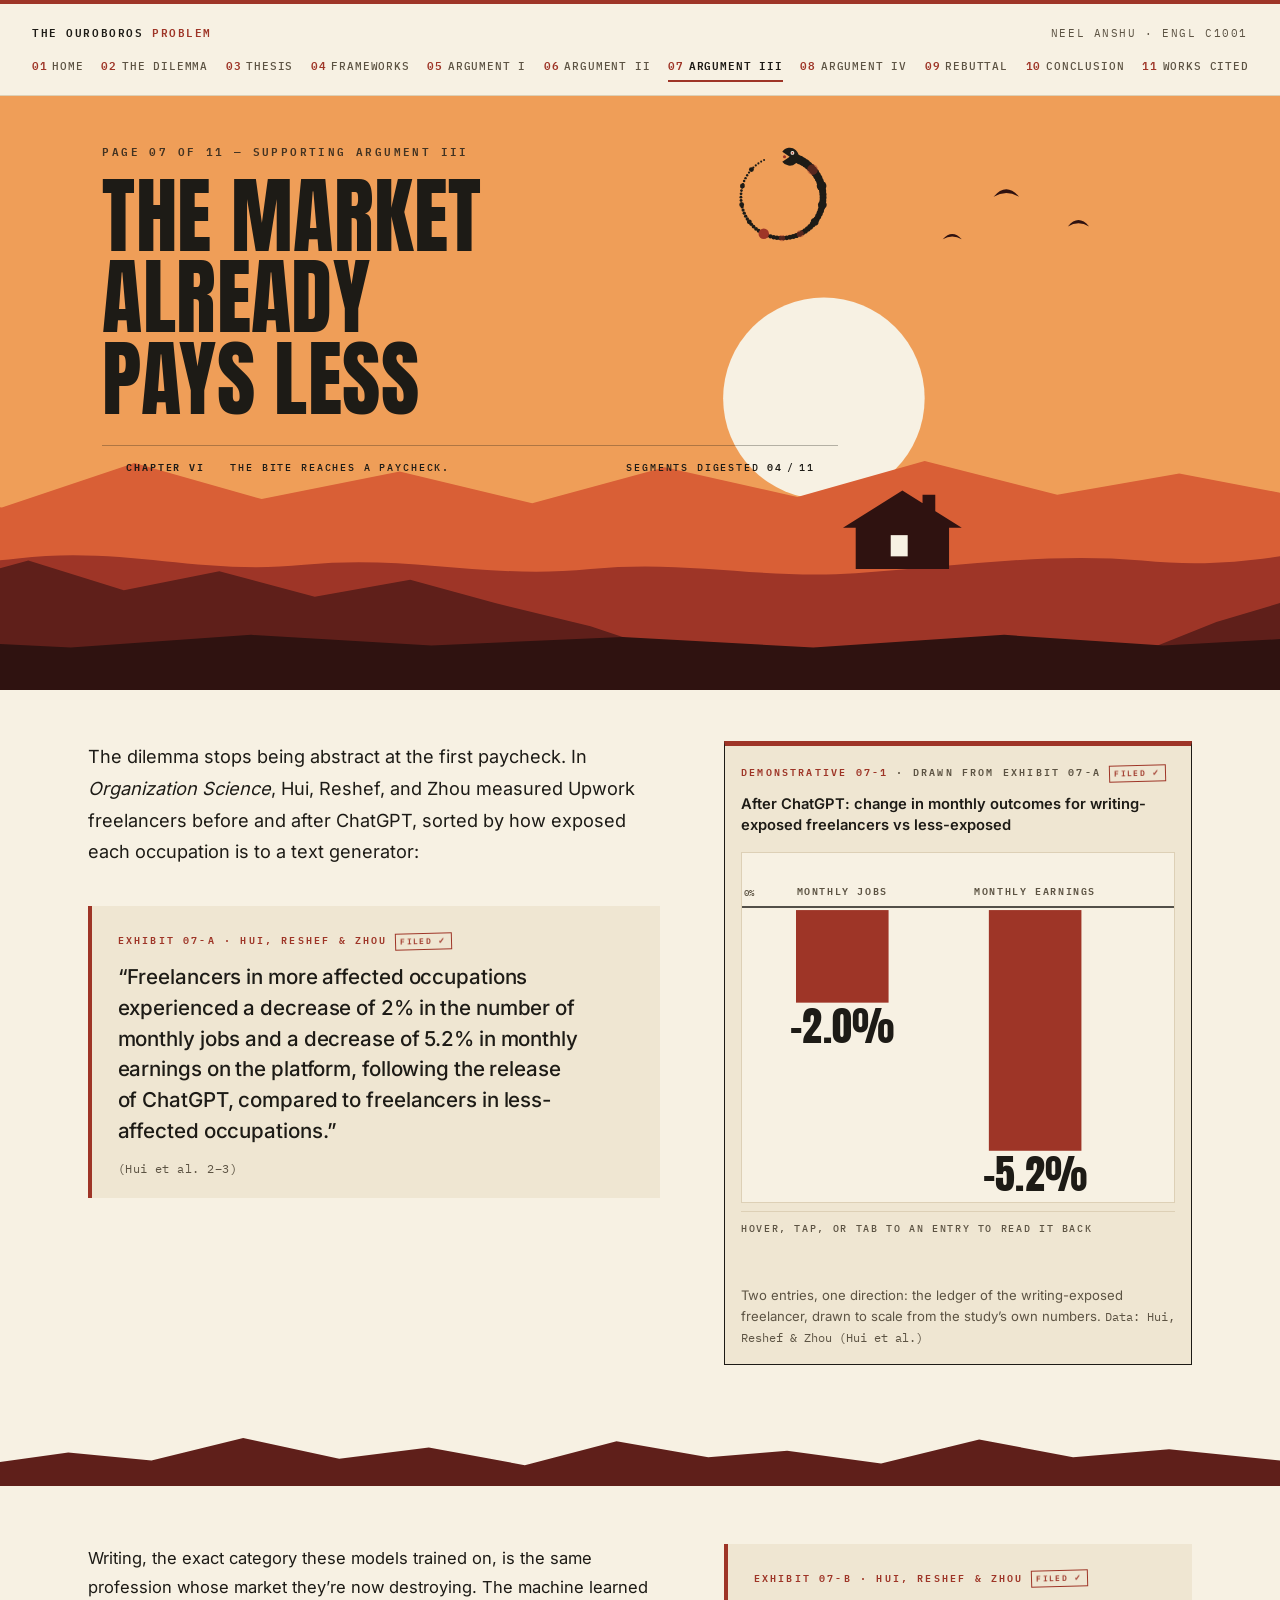
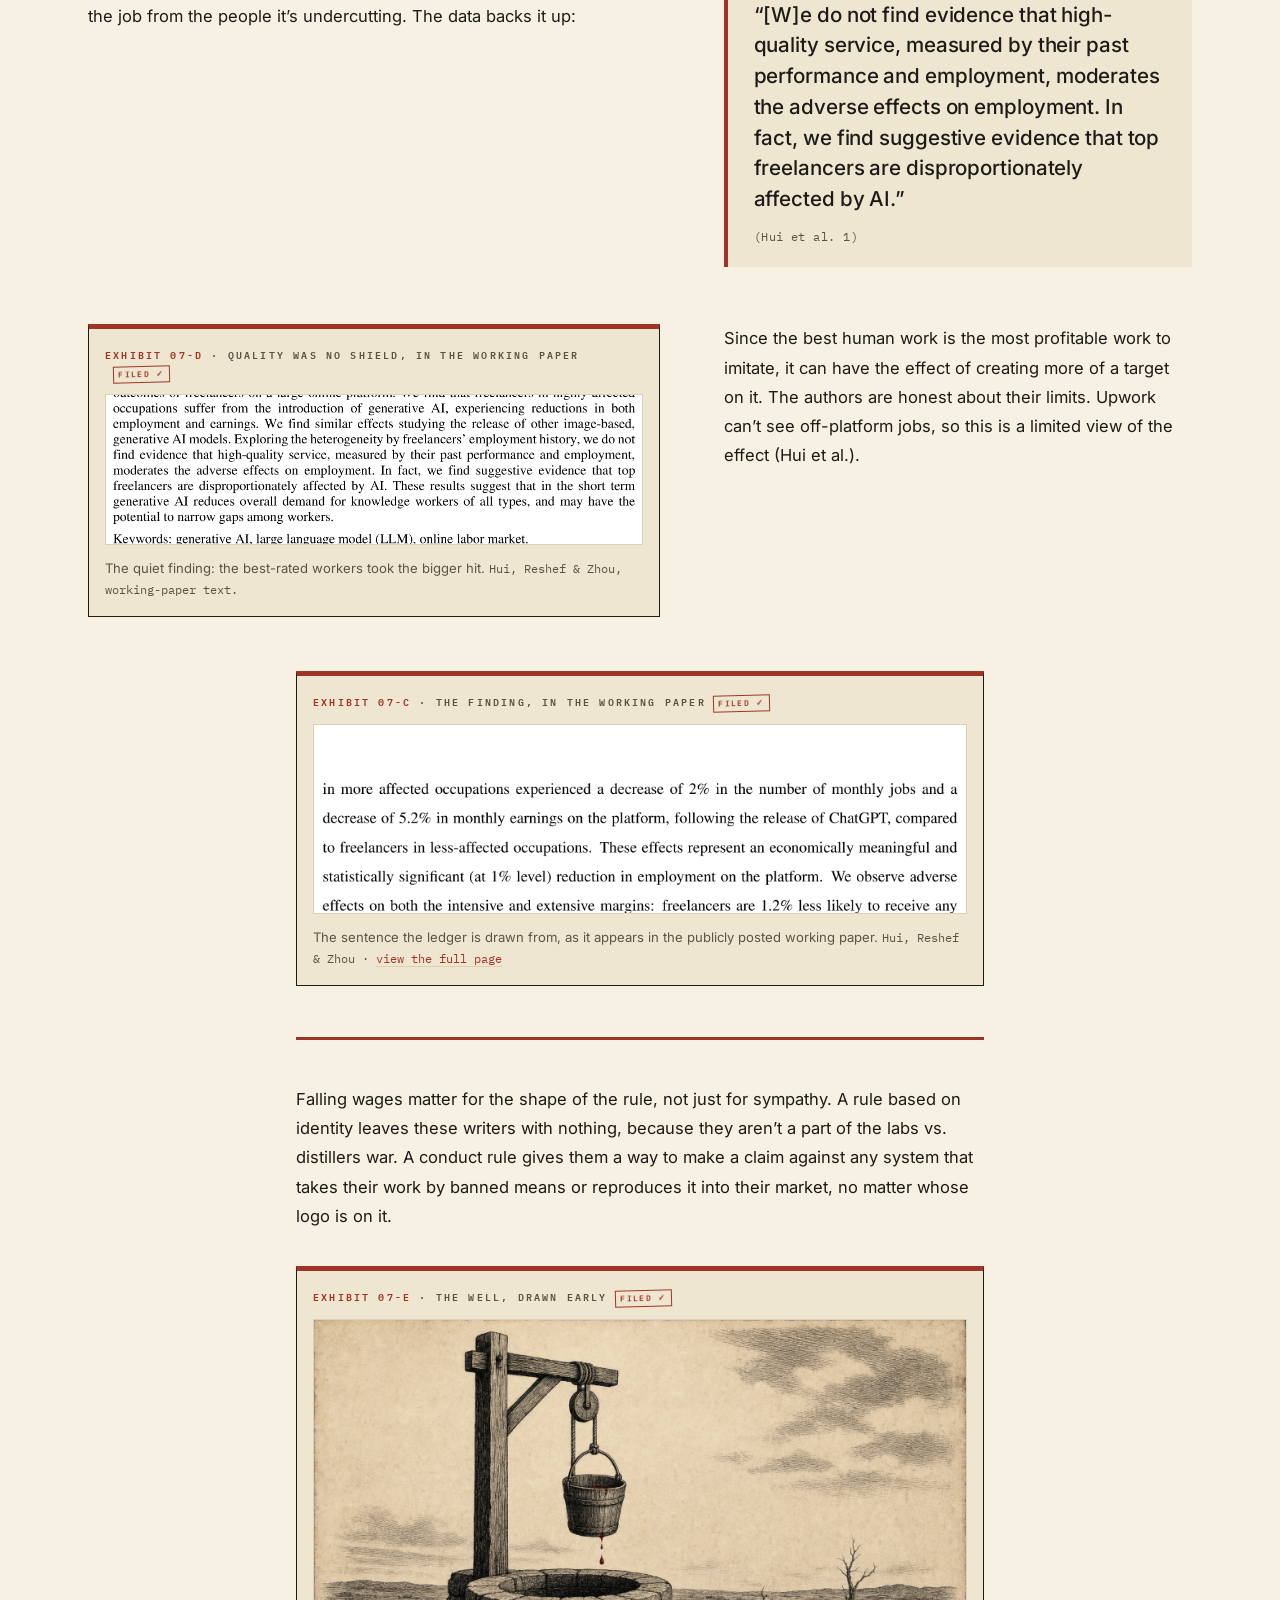
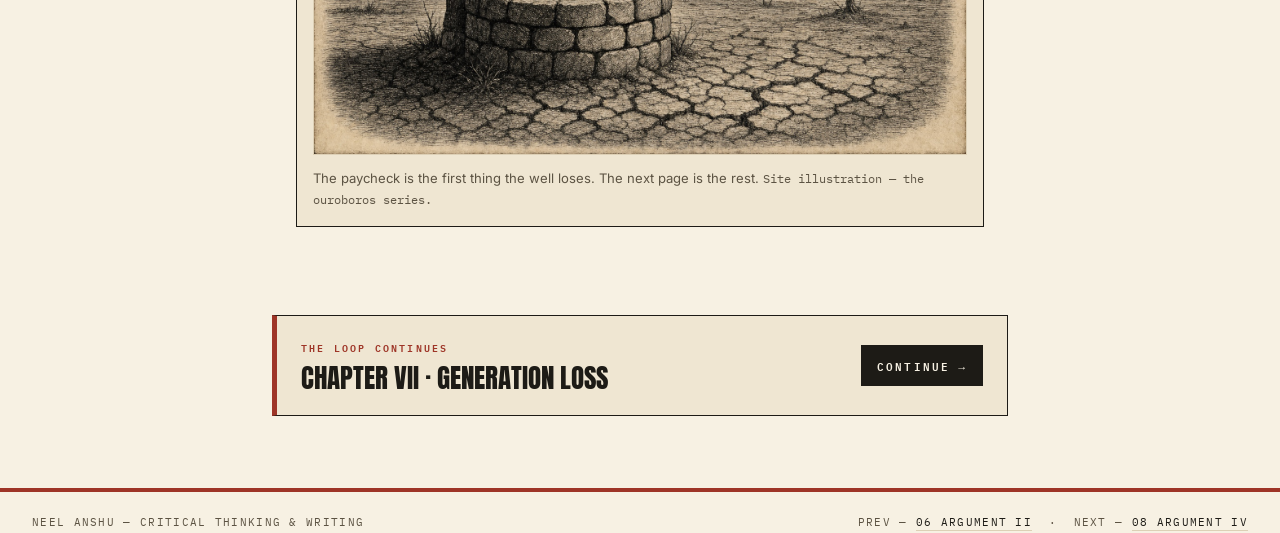
<file: argument-3.html>
<!DOCTYPE html>
<html lang="en">
<head>
<meta charset="UTF-8">
<meta name="viewport" content="width=device-width, initial-scale=1.0">
<title>The Market Already Pays Less &mdash; The Ouroboros Problem</title>
<meta name="description" content="A project on AI, fair use, and the loop that feeds itself.">
<link rel="stylesheet" href="styles.css">
<style>
/* ═══════════════════════════════════════════════════════
   Page 07 — Argument III · sunset
   The valley with one lit cabin window: the paycheck.
   Scoped under body.p-arg3. Flat fills only — poster bands,
   no new hues, radius 0, no shadows.
   ═══════════════════════════════════════════════════════ */

/* ---- Hero vista: headline top-left, cabin low right ---- */

body.p-arg3 .vista {
  align-items: flex-start;
  min-height: clamp(460px, 66vh, 640px);
}
body.p-arg3 .vista .vista-content {
  padding-top: clamp(2.2rem, 5vh, 3.4rem);
  padding-bottom: 0;
}
body.p-arg3 .vista .pagehead { align-items: flex-start; }

/* The quest strip lands inside the vista — give its labels full ink
   so they hold ≥4.5:1 on the sunset sky. */
body.p-arg3 .vista .quest-strip { color: var(--ink); border-top-color: rgba(29, 27, 22, 0.3); }
body.p-arg3 .vista .quest-strip .q-chap,
body.p-arg3 .vista .quest-strip .q-prog b { color: var(--ink); }

/* Signature animation: the one lit window — the paycheck — gutters
   like a lamp at dusk. Stepped, not faded: poster-flat. */
@media (prefers-reduced-motion: no-preference) {
  body.p-arg3 .cabin-window { animation: p7-lamp 7s steps(1, end) infinite; }
  @keyframes p7-lamp {
    0%, 100% { opacity: 1; }
    43%      { opacity: 0.5; }
    47%      { opacity: 1; }
    72%      { opacity: 0.65; }
    78%      { opacity: 1; }
  }
}

/* ---- Ledger band: lede + source quote beside the demonstrative ---- */

body.p-arg3 .heroband {
  display: grid;
  grid-template-columns: minmax(0, 11fr) minmax(0, 9fr);
  column-gap: 4rem;
  align-items: start;
  padding-top: 3.2rem;
  padding-bottom: 3.6rem;
}
body.p-arg3 .lede {
  font-size: 1.13rem;
  line-height: 1.75;
  max-width: 34em;
  text-wrap: pretty;
}
body.p-arg3 .heroleft blockquote.qs { margin-bottom: 0; }
body.p-arg3 .heroband figure.exhibit { margin: 0; }

/* ---- The demonstrative, as a trail placard ---- */

body.p-arg3 .demonstrative .dtitle {
  font-size: 0.92rem;
  font-weight: 600;
  line-height: 1.45;
  margin: 0 0 1rem;
  max-width: 28em;
  text-wrap: pretty;
}

body.p-arg3 .chartwrap { position: relative; }

/* Chart text wears ink, never the series color. */
body.p-arg3 .demonstrative text { font-family: var(--font-mono); }
body.p-arg3 .demonstrative .collab {
  fill: var(--ink-soft);
  font-size: 13px;
  font-weight: 600;
  letter-spacing: 0.16em;
}
body.p-arg3 .demonstrative .ztag {
  fill: var(--ink-soft);
  font-size: 12px;
  font-weight: 500;
  letter-spacing: 0.08em;
}
body.p-arg3 .demonstrative .zline { stroke: var(--ink); stroke-width: 2; }
body.p-arg3 .demonstrative .bar { fill: var(--accent); }
body.p-arg3 .demonstrative .val {
  font-family: var(--font-display);
  fill: var(--ink);
  font-size: 52px;
  letter-spacing: 0.01em;
}

/* Spotlight: inspecting one entry recedes the other. */
@media (prefers-reduced-motion: no-preference) {
  body.p-arg3 .demonstrative g.set { transition: opacity 0.3s var(--ease-stamp); }
}
body.p-arg3 .demonstrative.hot-jobs g.s-earn,
body.p-arg3 .demonstrative.hot-earn g.s-jobs { opacity: 0.3; }

/* Invisible hit zones over the bars — real buttons, keyboard reachable. */
body.p-arg3 .zone {
  position: absolute;
  background: transparent;
  border: 0;
  padding: 0;
  margin: 0;
  cursor: pointer;
  appearance: none;
  -webkit-appearance: none;
  -webkit-tap-highlight-color: transparent;
}
body.p-arg3 .zone:focus-visible { outline: 2px solid var(--accent-ink); outline-offset: 3px; }
body.p-arg3 .zone.z-jobs { left: 10.7%; top: 15.5%; width: 25%; height: 42.5%; }
body.p-arg3 .zone.z-earn { left: 55.4%; top: 15.5%; width: 25%; height: 84.5%; }

/* Readout line: the sentence behind the hovered / focused entry. */
body.p-arg3 .readout {
  min-height: 3.6rem;
  margin-top: 0.5rem;
  padding-top: 0.6rem;
  border-top: 1px solid var(--hairline);
}
body.p-arg3 .readout .r-hint {
  font-family: var(--font-mono);
  font-size: 0.64rem;
  font-weight: 500;
  letter-spacing: 0.16em;
  text-transform: uppercase;
  color: var(--ink-soft);
  margin: 0;
}
body.p-arg3 .readout .r-tip {
  display: none;
  font-family: var(--font-mono);
  font-size: 0.79rem;
  line-height: 1.6;
  color: var(--ink);
  margin: 0;
}
body.p-arg3 .demonstrative.hot-jobs .r-hint,
body.p-arg3 .demonstrative.hot-earn .r-hint { display: none; }
body.p-arg3 .demonstrative.hot-jobs #tip-jobs { display: block; }
body.p-arg3 .demonstrative.hot-earn #tip-earn { display: block; }

body.p-arg3 .demonstrative figcaption { margin-top: 1rem; }

/* ---- Trail beats: a paragraph and its evidence walk side by side ---- */

body.p-arg3 .duo {
  display: grid;
  grid-template-columns: minmax(0, 11fr) minmax(0, 9fr);
  column-gap: 4rem;
  align-items: start;
  margin-top: 3.6rem;
}
body.p-arg3 .duo blockquote.qs,
body.p-arg3 .duo figure.exhibit { margin: 0; }
body.p-arg3 .duo p { margin-bottom: 0; }

body.p-arg3 .col.essay { margin-top: 3.4rem; margin-bottom: 5.5rem; }

/* ---- The turn: from the ledger to the rule ---- */

body.p-arg3 hr.turnrule {
  border: 0;
  border-top: 3px solid var(--accent);
  margin: 3.2rem 0 2.8rem;
}

/* ---- Small screens ---- */

@media (max-width: 899px) {
  body.p-arg3 .heroband,
  body.p-arg3 .duo { display: block; }
  body.p-arg3 .heroband > *,
  body.p-arg3 .duo > * {
    max-width: calc(var(--col) - 3rem);
    margin-left: auto;
    margin-right: auto;
  }
  body.p-arg3 .heroleft { margin-bottom: 2.6rem; }
  body.p-arg3 .duo > * + * { margin-top: 2.2rem; }
}

@media (max-width: 560px) {
  body.p-arg3 .vista { min-height: 540px; }
}
</style>
</head>
<body class="p-arg3">

<header class="site">
  <div class="masthead">
    <a class="mark" href="index.html">The Ouroboros <em>Problem</em></a>
    <span class="tag">Neel Anshu &middot; ENGL C1001</span>
  </div>
  <nav class="toolbar" aria-label="Pages">
    <a href="index.html"><span class="num">01</span>Home</a>
    <a href="dilemma.html"><span class="num">02</span>The Dilemma</a>
    <a href="thesis.html"><span class="num">03</span>Thesis</a>
    <a href="frameworks.html"><span class="num">04</span>Frameworks</a>
    <a href="argument-1.html"><span class="num">05</span>Argument I</a>
    <a href="argument-2.html"><span class="num">06</span>Argument II</a>
    <a href="argument-3.html" aria-current="page"><span class="num">07</span>Argument III</a>
    <a href="argument-4.html"><span class="num">08</span>Argument IV</a>
    <a href="rebuttal.html"><span class="num">09</span>Rebuttal</a>
    <a href="conclusion.html"><span class="num">10</span>Conclusion</a>
    <a href="works-cited.html"><span class="num">11</span>Works Cited</a>
  </nav>
</header>

<main>

  <!-- Sunset vista: the valley with one lit cabin window — the paycheck. -->
  <section class="vista">
    <svg viewBox="0 0 1440 560" preserveAspectRatio="xMaxYMax slice" aria-hidden="true" focusable="false">
      <!-- setting sun -->
      <circle cx="1010" cy="285" r="95" fill="var(--paper)"></circle>
      <!-- last birds out -->
      <g fill="var(--ground)">
        <path d="M1170,95 Q1182,81 1194,95 Q1182,88 1170,95 Z"></path>
        <path d="M1240,123 Q1250,111 1260,123 Q1250,117 1240,123 Z"></path>
        <path d="M1122,135 Q1131,125 1140,135 Q1131,130 1122,135 Z"></path>
      </g>
      <!-- far ridge -->
      <path fill="var(--far)" d="M0,400 L110,364 L235,388 L360,346 L480,380 L610,354 L735,384 L860,350 L985,378 L1105,344 L1230,376 L1345,356 L1440,374 L1440,560 L0,560 Z"></path>
      <!-- mid ridge — the coil -->
      <path fill="var(--mid)" d="M0,442 C90,424 150,448 250,436 C350,424 420,452 520,442 C620,432 690,456 790,446 C880,437 950,456 1040,450 C1130,444 1220,430 1310,438 C1360,443 1400,440 1440,434 L1440,560 L0,560 Z"></path>
      <!-- the cabin on the valley floor -->
      <g>
        <path fill="var(--ground)" d="M1040,404 H1128 V446 H1040 Z M1028,407 L1084,372 L1140,407 Z M1103,376 h12 v24 h-12 Z"></path>
        <rect class="cabin-window" x="1073" y="414" width="16" height="20" fill="var(--paper)"></rect>
      </g>
      <!-- near wall, opening into the valley -->
      <path fill="var(--near)" d="M0,470 L80,440 L170,462 L260,438 L350,466 L440,448 L530,472 L620,456 L700,478 L790,500 L880,530 L960,548 L1050,556 L1150,556 L1240,544 L1320,520 L1380,496 L1440,478 L1440,560 L0,560 Z"></path>
      <!-- foreground meadow -->
      <path fill="var(--ground)" d="M0,522 L140,512 L300,520 L470,508 L640,518 L820,510 L1000,520 L1180,508 L1330,518 L1440,512 L1440,560 L0,560 Z"></path>
    </svg>
    <div class="vista-content">
      <div class="pagehead">
        <div class="headings">
          <p class="kicker">Page 07 of 11 &mdash; supporting argument III</p>
          <h1 class="display">The Market Already Pays Less</h1>
        </div>
        <svg class="minimap" id="minimap" viewBox="0 0 120 120" role="navigation"
             aria-label="Site map: the ouroboros with this page highlighted"></svg>
      </div>
    </div>
  </section>

  <div class="wide">
    <section class="heroband">
      <div class="heroleft">
        <p class="lede">The dilemma stops being abstract at the first paycheck. In <em>Organization Science</em>, Hui, Reshef, and Zhou measured Upwork freelancers before and after ChatGPT, sorted by how exposed each occupation is to a text generator:</p>

        <blockquote class="qs">
          <span class="qtag">Exhibit 07-A &middot; Hui, Reshef &amp; Zhou</span>
          <p>&ldquo;Freelancers in more affected occupations experienced a decrease of 2% in the number of monthly jobs and a decrease of 5.2% in monthly earnings on the platform, following the release of ChatGPT, compared to freelancers in less-affected occupations.&rdquo;</p>
          <footer>(Hui et al. 2&ndash;3)</footer>
        </blockquote>
      </div>

      <figure class="exhibit demonstrative" id="ledger">
        <span class="etag"><b>Demonstrative 07-1</b> &middot; drawn from Exhibit 07-A</span>
        <p class="dtitle">After ChatGPT: change in monthly outcomes for writing-exposed freelancers vs less-exposed</p>
        <div class="chartwrap">
          <svg viewBox="0 0 560 452" role="img"
               aria-label="Bar chart. After ChatGPT&rsquo;s release, writing-exposed freelancers&rsquo; monthly jobs fell 2.0 percent and monthly earnings fell 5.2 percent, compared with less-affected freelancers on the platform.">
            <text class="ztag" x="2" y="56">0%</text>
            <line class="zline" x1="0" y1="70" x2="560" y2="70"></line>
            <g class="set s-jobs">
              <text class="collab" x="130" y="54" text-anchor="middle">MONTHLY JOBS</text>
              <rect class="bar b-jobs" x="70" y="74" width="120" height="120"></rect>
              <text class="val" x="130" y="246" text-anchor="middle">&#8722;2.0%</text>
            </g>
            <g class="set s-earn">
              <text class="collab" x="380" y="54" text-anchor="middle">MONTHLY EARNINGS</text>
              <rect class="bar b-earn" x="320" y="74" width="120" height="312"></rect>
              <text class="val" x="380" y="438" text-anchor="middle">&#8722;5.2%</text>
            </g>
          </svg>
          <button type="button" class="zone z-jobs" id="zone-jobs" aria-expanded="false"
                  aria-label="Monthly jobs entry: minus 2.0 percent. Read the sentence behind it."></button>
          <button type="button" class="zone z-earn" id="zone-earn" aria-expanded="false"
                  aria-label="Monthly earnings entry: minus 5.2 percent. Read the sentence behind it."></button>
        </div>
        <div class="readout" aria-live="polite">
          <p class="r-hint">Hover, tap, or tab to an entry to read it back</p>
          <p class="r-tip" id="tip-jobs">&ldquo;&hellip;a decrease of 2% in the number of monthly jobs&hellip;&rdquo; <span class="cite">(Hui et al. 2&ndash;3)</span></p>
          <p class="r-tip" id="tip-earn">&ldquo;&hellip;a decrease of 5.2% in monthly earnings on the platform&hellip;&rdquo; <span class="cite">(Hui et al. 2&ndash;3)</span></p>
        </div>
        <figcaption>Two entries, one direction: the ledger of the writing-exposed freelancer, drawn to scale from the study&rsquo;s own numbers. <span class="src">Data: Hui, Reshef &amp; Zhou (Hui et al.)</span></figcaption>
      </figure>
    </section>
  </div>

  <div class="ridge-divider" role="presentation"></div>

  <div class="wide">

    <section class="duo essay">
      <p class="reveal">Writing, the exact category these models trained on, is the same profession whose market they&rsquo;re now destroying. The machine learned the job from the people it&rsquo;s undercutting. The data backs it up:</p>

      <blockquote class="qs reveal d1">
        <span class="qtag">Exhibit 07-B &middot; Hui, Reshef &amp; Zhou</span>
        <p>&ldquo;[W]e do not find evidence that high-quality service, measured by their past performance and employment, moderates the adverse effects on employment. In fact, we find suggestive evidence that top freelancers are disproportionately affected by AI.&rdquo;</p>
        <footer>(Hui et al. 1)</footer>
      </blockquote>
    </section>

    <section class="duo essay">
      <figure class="exhibit reveal">
        <span class="etag"><b>Exhibit 07-D</b> &middot; quality was no shield, in the working paper</span>
        <img src="assets/evidence/hui-top-zoom.png" alt="Scan from the study: suggestive evidence that top freelancers are disproportionately affected by AI." loading="lazy">
        <figcaption>The quiet finding: the best-rated workers took the bigger hit. <span class="src">Hui, Reshef &amp; Zhou, working-paper text.</span></figcaption>
      </figure>

      <p class="reveal d1">Since the best human work is the most profitable work to imitate, it can have the effect of creating more of a target on it. The authors are honest about their limits. Upwork can&rsquo;t see off-platform jobs, so this is a limited view of the effect (Hui et al.).</p>
    </section>

    <div class="col essay">

      <figure class="exhibit reveal">
        <span class="etag"><b>Exhibit 07-C</b> &middot; the finding, in the working paper</span>
        <img src="assets/evidence/hui-52-zoom.png" width="1816" height="524" loading="lazy"
             alt="Scan of the passage in the working paper: freelancers in more affected occupations experienced a decrease of 2% in the number of monthly jobs and a decrease of 5.2% in monthly earnings on the platform, following the release of ChatGPT, compared to freelancers in less-affected occupations.">
        <figcaption>The sentence the ledger is drawn from, as it appears in the publicly posted working paper. <span class="src">Hui, Reshef &amp; Zhou &middot; <a href="assets/evidence/hui-52-page.png">view the full page</a></span></figcaption>
      </figure>

      <hr class="turnrule rule-draw">

      <p class="reveal">Falling wages matter for the shape of the rule, not just for sympathy. A rule based on identity leaves these writers with nothing, because they aren&rsquo;t a part of the labs vs. distillers war. A conduct rule gives them a way to make a claim against any system that takes their work by banned means or reproduces it into their market, no matter whose logo is on it.</p>

      <figure class="exhibit reveal">
        <span class="etag"><b>Exhibit 07-E</b> &middot; the well, drawn early</span>
        <img src="assets/art/oro_well.jpg" alt="Woodcut-style engraving of a stone well in cracked dry earth, the raised bucket holding only a few red drops." loading="lazy">
        <figcaption>The paycheck is the first thing the well loses. The next page is the rest. <span class="src">Site illustration &mdash; the ouroboros series.</span></figcaption>
      </figure>
    </div>

  </div>
</main>

<footer class="site">
  <span>Neel Anshu &mdash; Critical Thinking &amp; Writing</span>
  <span>Prev &mdash; <a href="argument-2.html">06 Argument II</a> &nbsp;&middot;&nbsp; Next &mdash; <a href="argument-4.html">08 Argument IV</a></span>
</footer>

<script>window.SITE_PAGES = [{"href": "index.html", "num": "01", "label": "Home"}, {"href": "dilemma.html", "num": "02", "label": "The Dilemma"}, {"href": "thesis.html", "num": "03", "label": "Thesis"}, {"href": "frameworks.html", "num": "04", "label": "Frameworks"}, {"href": "argument-1.html", "num": "05", "label": "Argument I"}, {"href": "argument-2.html", "num": "06", "label": "Argument II"}, {"href": "argument-3.html", "num": "07", "label": "Argument III"}, {"href": "argument-4.html", "num": "08", "label": "Argument IV"}, {"href": "rebuttal.html", "num": "09", "label": "Rebuttal"}, {"href": "conclusion.html", "num": "10", "label": "Conclusion"}, {"href": "works-cited.html", "num": "11", "label": "Works Cited"}];</script>
<script src="snake.js"></script>
<script src="site.js"></script>
<script src="quest.js"></script>
<script>buildMini(document.getElementById('minimap'), window.SITE_PAGES, 6);</script>
<script>
/* Page 07 readout: hover / focus / tap a ledger entry to read the
   sentence behind it. The page's one signature animation is the cabin
   window lamp in the vista (CSS, reduced-motion gated). */
(function () {
  var fig = document.getElementById('ledger');
  if (!fig) return;

  var keys = ['jobs', 'earn'];
  var touchy = window.matchMedia('(hover: none)').matches;

  function setHot(k) {
    keys.forEach(function (o) {
      fig.classList.toggle('hot-' + o, o === k);
      var b = document.getElementById('zone-' + o);
      if (b) b.setAttribute('aria-expanded', o === k ? 'true' : 'false');
    });
  }

  keys.forEach(function (k) {
    var btn = document.getElementById('zone-' + k);
    if (!btn) return;
    if (!touchy) {
      btn.addEventListener('mouseenter', function () { setHot(k); });
      btn.addEventListener('mouseleave', function () { setHot(null); });
    }
    btn.addEventListener('focus', function () { setHot(k); });
    btn.addEventListener('blur', function () { setHot(null); });
    btn.addEventListener('click', function () {
      if (touchy) setHot(fig.classList.contains('hot-' + k) ? null : k);
    });
  });

  document.addEventListener('keydown', function (e) {
    if (e.key === 'Escape') setHot(null);
  });
})();
</script>

</body>
</html>
</file>
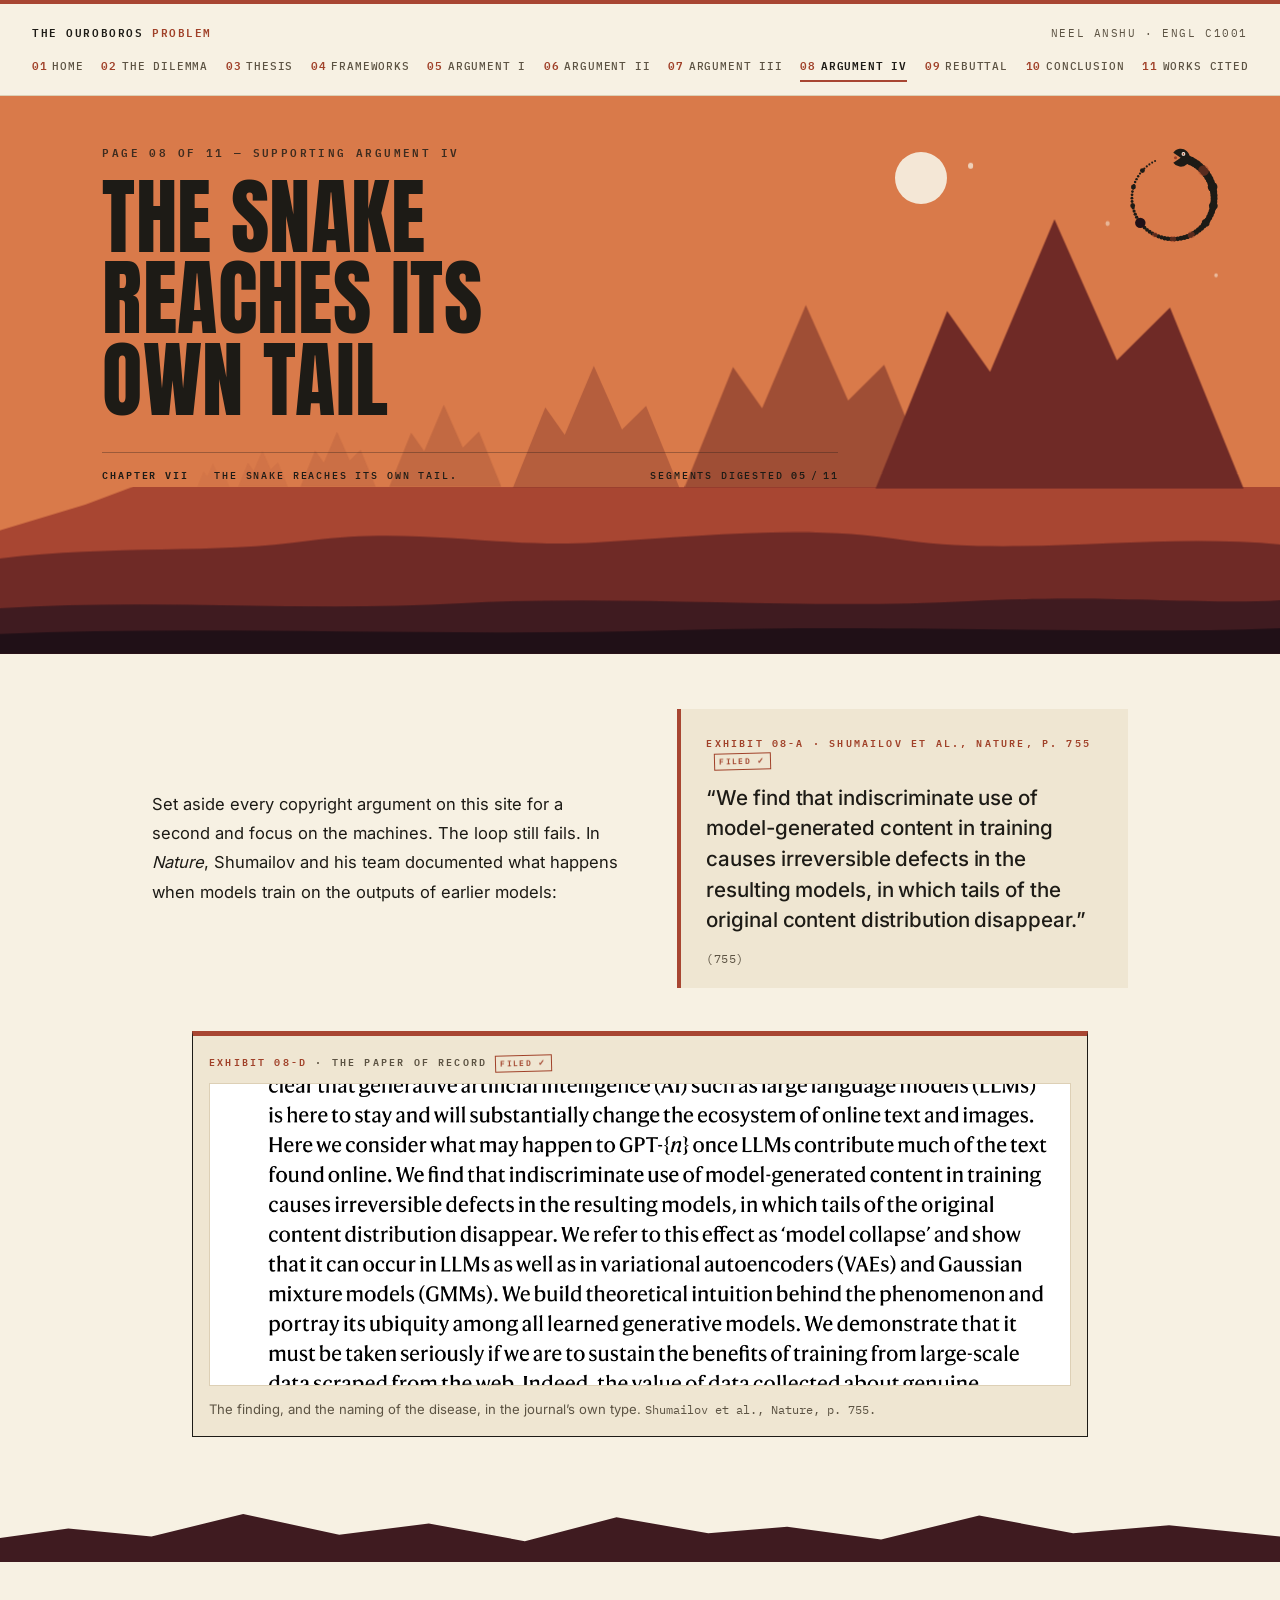
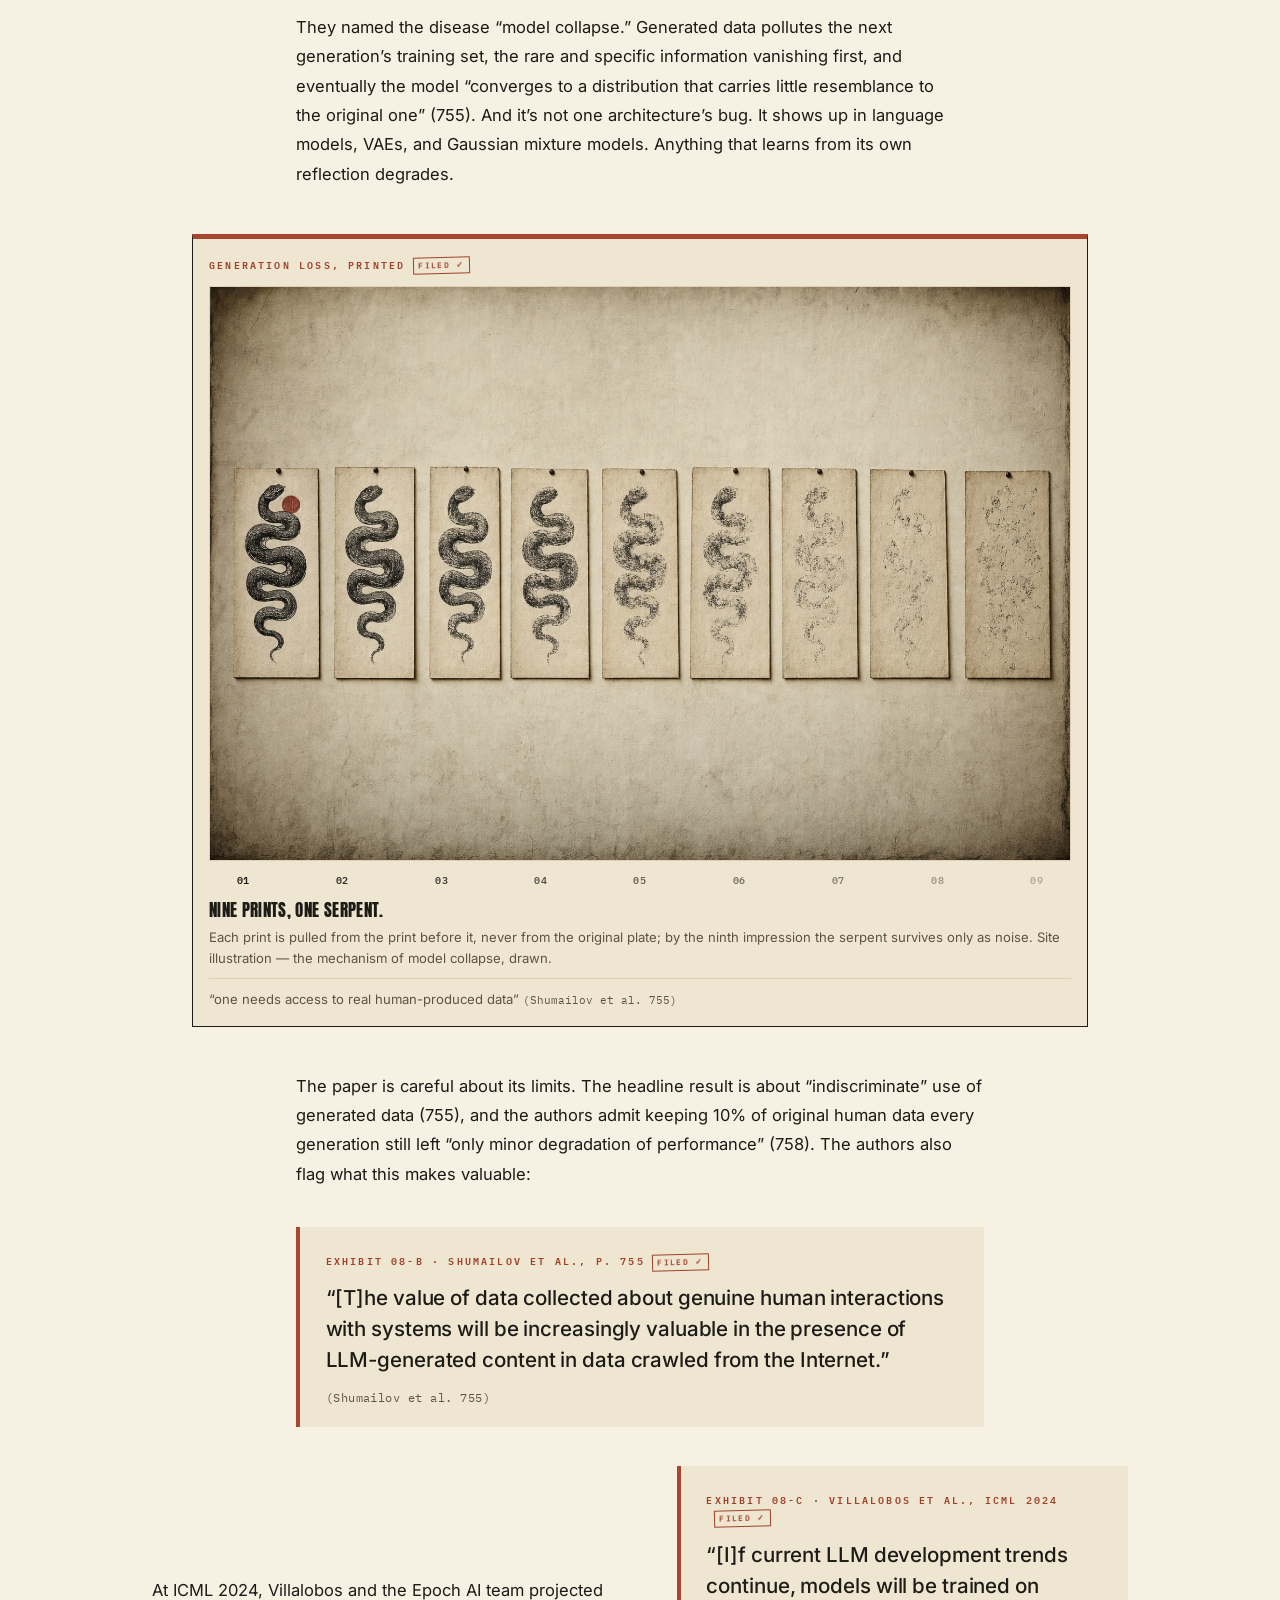
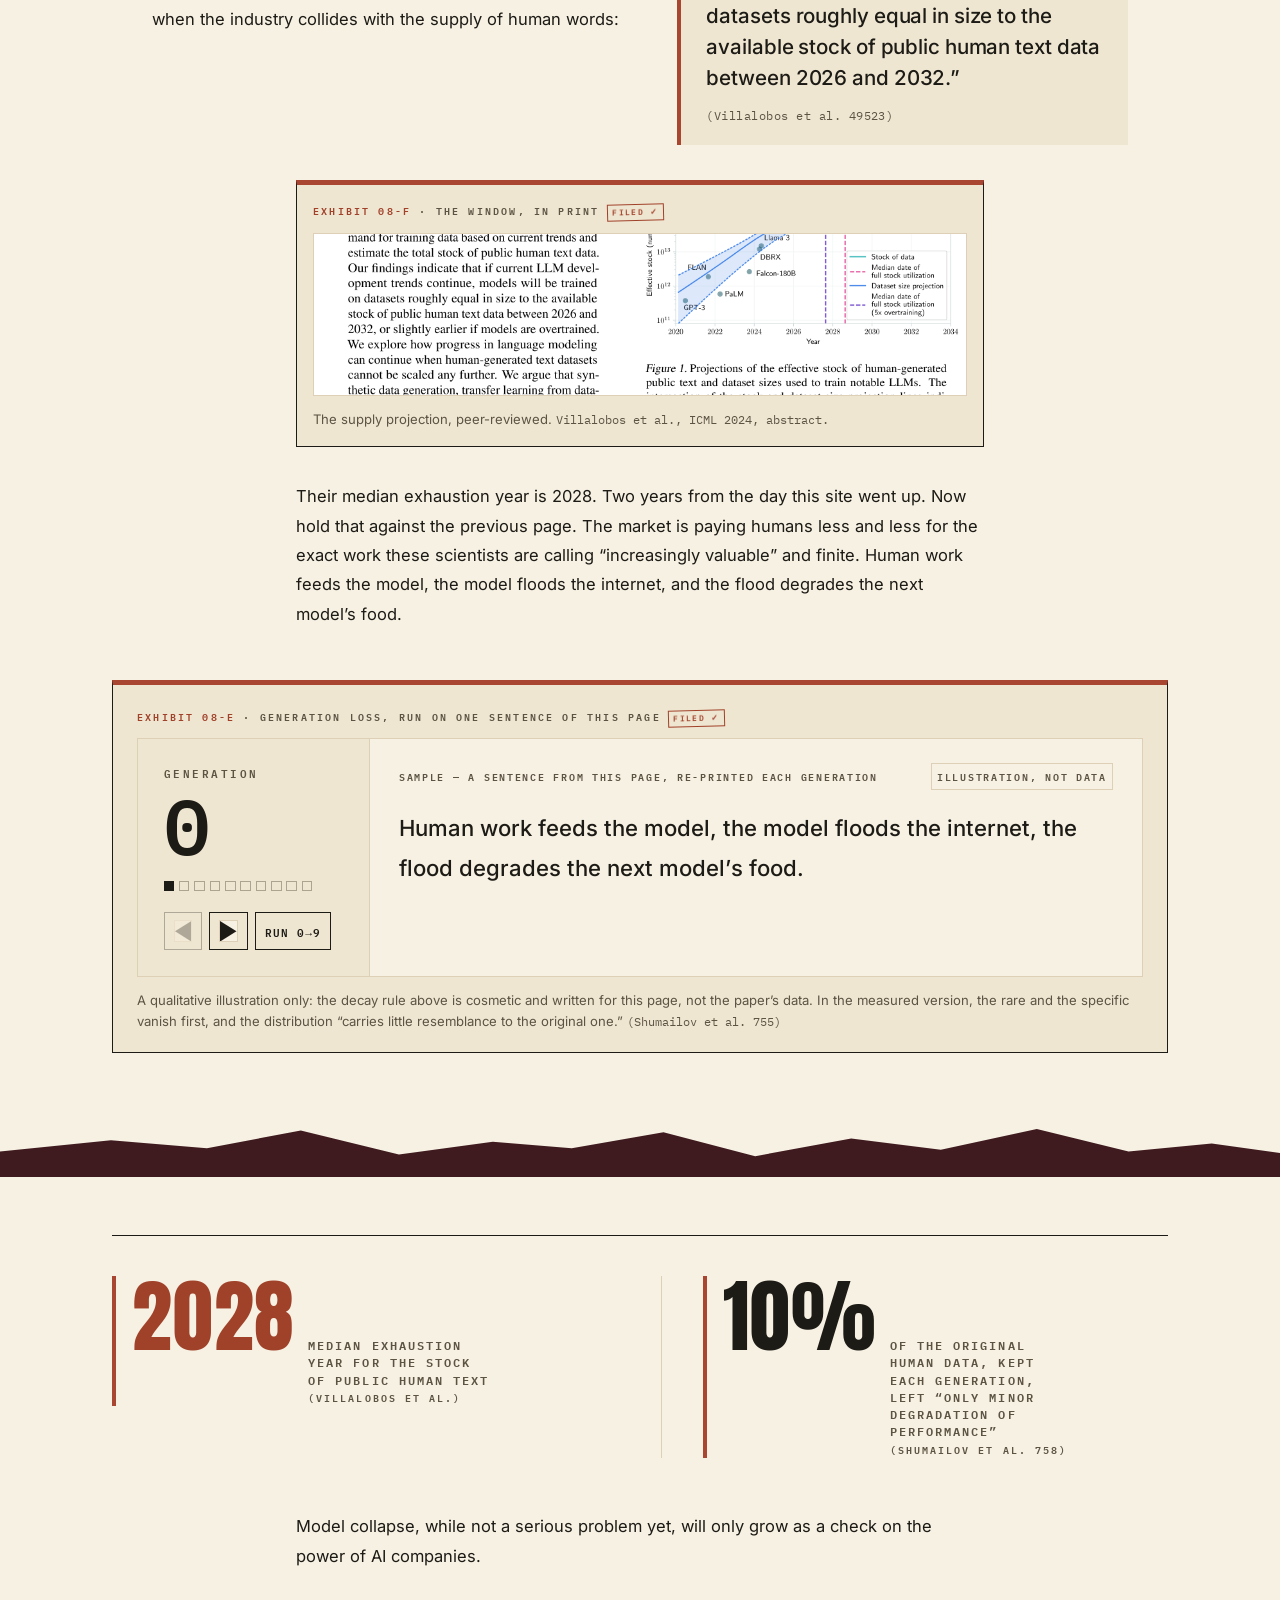
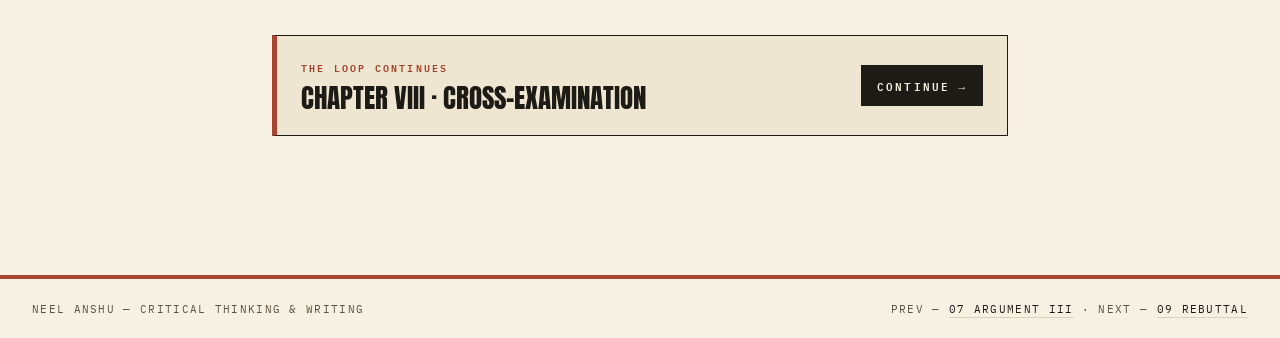
<file: argument-4.html>
<!DOCTYPE html>
<html lang="en">
<head>
<meta charset="UTF-8">
<meta name="viewport" content="width=device-width, initial-scale=1.0">
<title>Argument IV &mdash; Generation Loss &mdash; The Ouroboros Problem</title>
<meta name="description" content="A project on AI, fair use, and the loop that feeds itself.">
<link rel="stylesheet" href="styles.css">
<style>
/* ═══ Page 08 · Argument IV — dusk. Echo ridges, each print fainter.
       Scoped under body.p-arg4. ═══ */

body.p-arg4 main { padding-bottom: 4.2rem; }

/* — Hero vista: dusk sky, one ridge re-printed into nothing — */
.p-arg4 .vista { min-height: clamp(400px, 62vh, 640px); }
.p-arg4 .vista-content {
  width: min(78rem, 88vw);
  padding-top: clamp(2rem, 5vh, 3.2rem);
  padding-bottom: clamp(7.5rem, 19vh, 11rem);
}
.p-arg4 .vista .pagehead { align-items: flex-start; }
.p-arg4 .vista .headings { max-width: 36rem; }
.p-arg4 .vista .quest-strip {
  max-width: 46rem;
  margin: 2rem 0 0;
  padding: 0.75rem 0 0;
  border-top-color: rgba(29, 27, 22, 0.32);
  color: var(--ink);
}
.p-arg4 .vista .quest-strip .q-chap,
.p-arg4 .vista .quest-strip .q-prog b { color: var(--ink); }
.p-arg4 .vista .mnode.cur circle { fill: var(--ground); }

/* — Prose pairs: a paragraph and its quote pull alongside ≥900px — */
.p-arg4 .pair { max-width: var(--col); margin-top: 3.4rem; }
.p-arg4 .pair-b { margin-top: 0; }
@media (min-width: 900px) {
  .p-arg4 .pair {
    max-width: 64rem;
    display: grid;
    grid-template-columns: minmax(0, 1.05fr) minmax(0, 1fr);
    gap: 0 3.2rem;
    align-items: center;
  }
  .p-arg4 .pair > p { margin-bottom: 0; }
  .p-arg4 .pair > blockquote.qs { margin: 0; }
}

/* — Section rhythm around the ridgeline dividers — */
.p-arg4 .ridge-divider { margin-top: 3.8rem; }
.p-arg4 .essay-b { margin-top: 3.2rem; }
.p-arg4 .essay-close { margin-top: 3.4rem; }

/* — The decay plate: the woodcut reframed as a trail placard — */
.p-arg4 .plateband .exhibit { max-width: 56rem; margin: 2.8rem auto; }
.p-arg4 .printrow {
  display: flex; justify-content: space-between;
  padding: 0.6rem 3.2% 0; margin: 0;
  font-family: var(--font-mono); font-size: 0.64rem; font-weight: 600;
  letter-spacing: 0.06em; color: var(--ink);
}
.p-arg4 .printrow li { list-style: none; opacity: 0; transition: opacity 0.5s var(--ease-stamp); transition-delay: calc(var(--i) * 70ms + 150ms); }
.p-arg4 .printrow.on li { opacity: var(--o); }
.p-arg4 .plateband figcaption .capline {
  display: block;
  font-family: var(--font-display); text-transform: uppercase;
  font-size: 1.08rem; letter-spacing: 0.02em; line-height: 1.1;
  color: var(--ink); margin: 0.15rem 0 0.4rem;
}
.p-arg4 .plateband figcaption .capquote {
  display: block; margin-top: 0.6rem; padding-top: 0.6rem;
  border-top: 1px solid var(--hairline);
}

/* — Wide evidence bands — */
.p-arg4 .scanband .exhibit { max-width: 56rem; margin: 2.7rem auto; }
.p-arg4 .scanband img { aspect-ratio: 1495 / 525; object-fit: cover; object-position: right center; }

/* — The stepper: generation loss run on this page's own sentence — */
.p-arg4 .stepband .exhibit { max-width: 66rem; margin: 3.2rem auto 0; padding: 1.35rem 1.5rem 1.25rem; }
.p-arg4 .stepper { display: grid; grid-template-columns: minmax(12rem, 14.5rem) 1fr; border: 1px solid var(--hairline); }
.p-arg4 .steprail { padding: 1.5rem 1.6rem 1.6rem; border-right: 1px solid var(--hairline); }
.p-arg4 .genword { display: block; font-family: var(--font-mono); font-size: 0.66rem; font-weight: 600; letter-spacing: 0.24em; text-transform: uppercase; color: var(--ink-soft); }
.p-arg4 .gennum { display: block; margin-top: 0.3rem; font-family: var(--font-mono); font-weight: 600; font-size: clamp(3.2rem, 6.5vw, 4.8rem); line-height: 1; font-variant-numeric: tabular-nums; color: var(--ink); }
.p-arg4 .genread { margin: 0; }
.p-arg4 .genread.dead .gennum { color: var(--red); }
.p-arg4 .genticks { display: flex; gap: 0.3rem; margin: 1.05rem 0 1.3rem; }
.p-arg4 .genticks .t { width: 0.66rem; height: 0.66rem; border: 1px solid var(--ink-soft); opacity: 0.45; transition: background 0.25s var(--ease-stamp), border-color 0.25s var(--ease-stamp), opacity 0.25s var(--ease-stamp); }
.p-arg4 .genticks .t.on { background: var(--ink); border-color: var(--ink); opacity: 1; }
.p-arg4 .genticks .t:last-child.on { background: var(--red); border-color: var(--red); }
.p-arg4 .stepctl { display: flex; flex-wrap: wrap; gap: 0.45rem; }
.p-arg4 .stepctl button { font-family: var(--font-mono); font-size: 0.7rem; font-weight: 600; letter-spacing: 0.1em; text-transform: uppercase; color: var(--ink); background: transparent; border: 1px solid var(--ink); padding: 0.55em 0.8em; min-width: 2.4rem; min-height: 2.4rem; cursor: pointer; display: inline-flex; align-items: center; justify-content: center; gap: 0.45em; transition: background 0.15s ease, color 0.15s ease, opacity 0.15s ease; }
.p-arg4 .stepctl button:hover:not(:disabled) { background: var(--ink); color: var(--paper); }
.p-arg4 .stepctl button:focus-visible { outline: 2px solid var(--red); outline-offset: 2px; }
.p-arg4 .stepctl button:disabled { opacity: 0.3; cursor: default; }
.p-arg4 .steppane { background: var(--paper); padding: 1.5rem 1.8rem 1.9rem; }
.p-arg4 .panehead { display: flex; justify-content: space-between; align-items: baseline; gap: 0.8rem 1.4rem; flex-wrap: wrap; font-family: var(--font-mono); font-size: 0.6rem; font-weight: 600; letter-spacing: 0.18em; text-transform: uppercase; color: var(--ink-soft); margin: 0 0 1.2rem; }
.p-arg4 .panehead .warn { border: 1px solid var(--hairline); padding: 0.35em 0.55em; white-space: nowrap; }
.p-arg4 .decaytext { font-size: clamp(1.05rem, 1.8vw, 1.38rem); line-height: 1.8; font-weight: 500; min-height: 7.8rem; color: var(--ink); }
.p-arg4 .decaytext .w { display: inline-block; transition: margin 0.55s var(--ease-stamp); }
.p-arg4 .decaytext .c { display: inline-block; transition: opacity 0.55s var(--ease-stamp), transform 0.55s var(--ease-stamp), letter-spacing 0.55s var(--ease-stamp); }
@keyframes p8gpop { from { transform: scale(1.16); } to { transform: none; } }
.p-arg4 .gennum.pop { animation: p8gpop 0.26s var(--ease-stamp); }

/* — Statband: the two numbers left standing, as elevation posts — */
.p-arg4 .statwrap { max-width: 66rem; margin: 3.6rem auto 0; }
.p-arg4 .statwrap .rule { border: 0; border-top: 1px solid var(--ink); margin: 0 0 2.5rem; }
.p-arg4 .statgrid { display: grid; grid-template-columns: 1fr 1fr; gap: 2.6rem; }
.p-arg4 .statgrid .cell2 { border-left: 1px solid var(--hairline); padding-left: 2.6rem; }

/* — Screen-reader helper — */
.p-arg4 .sr-only { position: absolute; width: 1px; height: 1px; padding: 0; margin: -1px; overflow: hidden; clip: rect(0 0 0 0); white-space: nowrap; border: 0; }

/* — Breakpoints — */
@media (max-width: 920px) {
  .p-arg4 .stepper { grid-template-columns: 1fr; }
  .p-arg4 .steprail { border-right: 0; border-bottom: 1px solid var(--hairline); display: flex; flex-wrap: wrap; align-items: center; gap: 1rem 1.6rem; padding: 1.2rem 1.4rem; }
  .p-arg4 .gennum { font-size: 2.7rem; margin-top: 0.2rem; }
  .p-arg4 .genticks { margin: 0; }
  .p-arg4 .stepctl { width: 100%; }
  .p-arg4 .stepctl button { min-width: 2.75rem; min-height: 2.75rem; }
  .p-arg4 .statgrid { grid-template-columns: 1fr; gap: 2.1rem; }
  .p-arg4 .statgrid .cell2 { border-left: 0; padding-left: 0; border-top: 1px solid var(--hairline); padding-top: 2.1rem; }
}
@media (max-width: 560px) {
  .p-arg4 .printrow { font-size: 0.52rem; letter-spacing: 0.02em; }
  .p-arg4 .decaytext { min-height: 11rem; }
  .p-arg4 .steppane { padding: 1.2rem 1.1rem 1.5rem; }
  .p-arg4 .stepband .exhibit { padding: 1rem; }
  .p-arg4 .scanband .exhibit, .p-arg4 .plateband .exhibit { margin: 2.2rem auto; }
  .p-arg4 .vista-content { padding-bottom: 13rem; }
}

/* — Reduced motion: everything lands in its final, readable state — */
@media (prefers-reduced-motion: reduce) {
  .p-arg4 .printrow li { transition: none; opacity: var(--o); }
  .p-arg4 .decaytext .c, .p-arg4 .decaytext .w, .p-arg4 .genticks .t { transition: none; }
  .p-arg4 .gennum.pop { animation: none; }
  .p-arg4 .stepctl button { transition: none; }
}
</style>
</head>
<body class="p-arg4">

<header class="site">
  <div class="masthead">
    <a class="mark" href="index.html">The Ouroboros <em>Problem</em></a>
    <span class="tag">Neel Anshu &middot; ENGL C1001</span>
  </div>
  <nav class="toolbar" aria-label="Pages">
    <a href="index.html"><span class="num">01</span>Home</a>
    <a href="dilemma.html"><span class="num">02</span>The Dilemma</a>
    <a href="thesis.html"><span class="num">03</span>Thesis</a>
    <a href="frameworks.html"><span class="num">04</span>Frameworks</a>
    <a href="argument-1.html"><span class="num">05</span>Argument I</a>
    <a href="argument-2.html"><span class="num">06</span>Argument II</a>
    <a href="argument-3.html"><span class="num">07</span>Argument III</a>
    <a href="argument-4.html" aria-current="page"><span class="num">08</span>Argument IV</a>
    <a href="rebuttal.html"><span class="num">09</span>Rebuttal</a>
    <a href="conclusion.html"><span class="num">10</span>Conclusion</a>
    <a href="works-cited.html"><span class="num">11</span>Works Cited</a>
  </nav>
</header>

<main>
  <section class="vista" id="vista" aria-label="Dusk over a range of echoing ridges: the same ridge repeated toward the horizon, each copy smaller and fainter until the last is almost gone">
    <svg viewBox="0 0 1440 560" preserveAspectRatio="none" aria-hidden="true" focusable="false">
      <defs>
        <path id="p8ridge" d="M0,0 L70,-155 L112,-102 L175,-235 L236,-112 L288,-158 L360,0 Z"/>
      </defs>
      <g class="vista-band plx-far">
        <!-- first stars of dusk -->
        <circle cx="1092" cy="70" r="3" fill="var(--paper)" opacity="0.72"/>
        <circle cx="1246" cy="128" r="2.4" fill="var(--paper)" opacity="0.5"/>
        <circle cx="1368" cy="180" r="2" fill="var(--paper)" opacity="0.55"/>
        <!-- distant plain -->
        <path fill="var(--far)" d="M0,436 L96,410 L150,392 L1440,392 L1440,560 L0,560 Z"/>
        <!-- the focal ridge, re-printed toward nothing: generation loss -->
        <g fill="var(--mid)">
          <use href="#p8ridge" transform="translate(222,392) scale(0.1)" fill-opacity="0.05"/>
          <use href="#p8ridge" transform="translate(268,392) scale(0.155)" fill-opacity="0.08"/>
          <use href="#p8ridge" transform="translate(338,392) scale(0.235)" fill-opacity="0.13"/>
          <use href="#p8ridge" transform="translate(438,392) scale(0.35)" fill-opacity="0.21"/>
          <use href="#p8ridge" transform="translate(577,393) scale(0.52)" fill-opacity="0.34"/>
          <use href="#p8ridge" transform="translate(770,393) scale(0.78)" fill-opacity="0.55"/>
          <use href="#p8ridge" transform="translate(985,394) scale(1.15)"/>
        </g>
      </g>
      <g class="vista-band plx-mid">
        <path fill="var(--mid)" d="M0,464 C130,450 240,460 350,446 C470,432 560,454 670,448 C800,441 910,430 1020,446 C1150,462 1300,438 1440,450 L1440,560 L0,560 Z"/>
      </g>
      <g class="vista-band plx-near">
        <path fill="var(--near)" d="M0,514 C180,504 340,518 520,509 C710,500 900,516 1090,507 C1250,500 1360,511 1440,506 L1440,560 L0,560 Z"/>
        <path fill="var(--ground)" d="M0,540 C240,531 480,543 760,536 C1040,530 1240,541 1440,534 L1440,560 L0,560 Z"/>
      </g>
    </svg>
    <div class="scene-motif scene-motif--disc vista-band plx-far" style="--motif-size: 52px; top: 10%; right: 26%; background: var(--paper); opacity: 0.92;" aria-hidden="true"></div>
    <div class="vista-content">
      <div class="pagehead">
        <div class="headings">
          <p class="kicker">Page 08 of 11 &mdash; supporting argument IV</p>
          <h1 class="display">The Snake Reaches Its Own Tail</h1>
        </div>
        <svg class="minimap" id="minimap" viewBox="0 0 120 120" role="navigation"
             aria-label="Site map: the ouroboros with this page highlighted"></svg>
      </div>
    </div>
  </section>

  <div class="wide essay pair pair-a">
    <p>Set aside every copyright argument on this site for a second and focus on the machines. The loop still fails. In <em>Nature</em>, Shumailov and his team documented what happens when models train on the outputs of earlier models:</p>

    <blockquote class="qs reveal">
      <span class="qtag">Exhibit 08-A &middot; Shumailov et al., Nature, p. 755</span>
      <p>&ldquo;We find that indiscriminate use of model-generated content in training causes irreversible defects in the resulting models, in which tails of the original content distribution disappear.&rdquo;</p>
      <footer>(755)</footer>
    </blockquote>
  </div>

  <section class="wide scanband" aria-label="Exhibit 08-D: scan of the Nature abstract">
    <figure class="exhibit reveal">
      <span class="etag"><b>Exhibit 08-D</b> &middot; the paper of record</span>
      <img src="assets/evidence/nature-collapse-zoom.png" width="2136" height="525"
           alt="Scan of the abstract of the Nature paper. The visible text reads, in part: 'We find that indiscriminate use of model-generated content in training causes irreversible defects in the resulting models, in which tails of the original content distribution disappear. We refer to this effect as model collapse and show that it can occur in LLMs as well as in variational autoencoders (VAEs) and Gaussian mixture models (GMMs).'">
      <figcaption>The finding, and the naming of the disease, in the journal&rsquo;s own type. <span class="src">Shumailov et al., Nature, p. 755.</span></figcaption>
    </figure>
  </section>

  <div class="ridge-divider" role="presentation"></div>

  <div class="col essay essay-b">
    <p>They named the disease &ldquo;model collapse.&rdquo; Generated data pollutes the next generation&rsquo;s training set, the rare and specific information vanishing first, and eventually the model &ldquo;converges to a distribution that carries little resemblance to the original one&rdquo; (755). And it&rsquo;s not one architecture&rsquo;s bug. It shows up in language models, VAEs, and Gaussian mixture models. Anything that learns from its own reflection degrades.</p>
  </div>

  <section class="wide plateband" aria-label="Site illustration: generation loss, printed">
    <figure class="exhibit reveal">
      <span class="etag"><b>Generation loss, printed</b></span>
      <img src="assets/art/oro_decay.jpg" width="1600" height="1066"
           alt="Woodcut-style image of nine prints of the same serpent pinned in a row, each successive print fainter and more broken until the last is almost gone.">
      <ol class="printrow reveal" aria-hidden="true">
        <li style="--i:0; --o:1">01</li>
        <li style="--i:1; --o:0.91">02</li>
        <li style="--i:2; --o:0.83">03</li>
        <li style="--i:3; --o:0.74">04</li>
        <li style="--i:4; --o:0.66">05</li>
        <li style="--i:5; --o:0.58">06</li>
        <li style="--i:6; --o:0.5">07</li>
        <li style="--i:7; --o:0.4">08</li>
        <li style="--i:8; --o:0.3">09</li>
      </ol>
      <figcaption>
        <span class="capline">Nine prints, one serpent.</span>
        <span class="captext">Each print is pulled from the print before it, never from the original plate; by the ninth impression the serpent survives only as noise. Site illustration &mdash; the mechanism of model collapse, drawn.</span>
        <span class="capquote">&ldquo;one needs access to real human-produced data&rdquo; <span class="cite">(Shumailov et al. 755)</span></span>
      </figcaption>
    </figure>
  </section>

  <div class="col essay">
<p>The paper is careful about its limits. The headline result is about &ldquo;indiscriminate&rdquo; use of generated data (755), and the authors admit keeping 10% of original human data every generation still left &ldquo;only minor degradation of performance&rdquo; (758). The authors also flag what this makes valuable:</p>

    <blockquote class="qs reveal">
      <span class="qtag">Exhibit 08-B &middot; Shumailov et al., p. 755</span>
      <p>&ldquo;[T]he value of data collected about genuine human interactions with systems will be increasingly valuable in the presence of LLM-generated content in data crawled from the Internet.&rdquo;</p>
      <footer>(Shumailov et al. 755)</footer>
    </blockquote>
  </div>

  <div class="wide essay pair pair-b">
    <p>At ICML 2024, Villalobos and the Epoch AI team projected when the industry collides with the supply of human words:</p>

    <blockquote class="qs reveal">
      <span class="qtag">Exhibit 08-C &middot; Villalobos et al., ICML 2024</span>
      <p>&ldquo;[I]f current LLM development trends continue, models will be trained on datasets roughly equal in size to the available stock of public human text data between 2026 and 2032.&rdquo;</p>
      <footer>(Villalobos et al. 49523)</footer>
    </blockquote>
  </div>

  <div class="col essay">
<figure class="exhibit reveal">
  <span class="etag"><b>Exhibit 08-F</b> &middot; the window, in print</span>
  <img src="assets/evidence/villalobos-window-zoom.png" alt="Scan from the ICML 2024 paper abstract: models will be trained on datasets roughly equal in size to the available stock of public human text data between 2026 and 2032." loading="lazy">
  <figcaption>The supply projection, peer-reviewed. <span class="src">Villalobos et al., ICML 2024, abstract.</span></figcaption>
</figure>

    <p>Their median exhaustion year is 2028. Two years from the day this site went up. Now hold that against the previous page. The market is paying humans less and less for the exact work these scientists are calling &ldquo;increasingly valuable&rdquo; and finite. Human work feeds the model, the model floods the internet, and the flood degrades the next model&rsquo;s food.</p>
  </div>

  <section class="wide stepband" aria-label="Exhibit 08-E: interactive illustration of generation loss">
    <figure class="exhibit reveal">
      <span class="etag"><b>Exhibit 08-E</b> &middot; generation loss, run on one sentence of this page</span>
      <div class="stepper" id="stepper">
        <div class="steprail">
          <p class="genread" id="genread" aria-live="polite" aria-atomic="true"><span class="genword">Generation</span><span class="gennum" id="gennum">0</span></p>
          <div class="genticks" id="genticks" aria-hidden="true"></div>
          <div class="stepctl">
            <button type="button" id="prevgen" aria-label="Previous generation"><svg viewBox="0 0 8 10" width="8" height="10" aria-hidden="true" focusable="false"><path d="M8 0 0 5l8 5z" fill="currentColor"/></svg></button>
            <button type="button" id="nextgen" aria-label="Next generation"><svg viewBox="0 0 8 10" width="8" height="10" aria-hidden="true" focusable="false"><path d="M0 0l8 5-8 5z" fill="currentColor"/></svg></button>
            <button type="button" id="rungen">Run 0&rarr;9</button>
          </div>
        </div>
        <div class="steppane">
          <p class="panehead"><span>Sample &mdash; a sentence from this page, re-printed each generation</span> <span class="warn">Illustration, not data</span></p>
          <p class="sr-only">A sentence from this page is re-rendered at each generation and visually degrades as the counter rises: letters drop out, spacing decays, and the remaining glyphs fade. The sentence reads: &ldquo;Human work feeds the model, the model floods the internet, the flood degrades the next model&rsquo;s food.&rdquo;</p>
          <div class="decaytext" id="decaytext" aria-hidden="true">Human work feeds the model, the model floods the internet, the flood degrades the next model&rsquo;s food.</div>
        </div>
      </div>
      <figcaption>A qualitative illustration only: the decay rule above is cosmetic and written for this page, not the paper&rsquo;s data. In the measured version, the rare and the specific vanish first, and the distribution &ldquo;carries little resemblance to the original one.&rdquo; <span class="src">(Shumailov et al. 755)</span></figcaption>
    </figure>
  </section>

  <div class="ridge-divider ridge-divider--flip" role="presentation"></div>

  <section class="wide" aria-label="The two numbers left standing">
    <div class="statwrap">
      <hr class="rule rule-draw">
      <div class="statgrid">
        <div class="reveal">
          <div class="statline">
            <span class="n red">2028</span>
            <span class="u">median exhaustion year for the stock of public human text <span class="cite">(Villalobos et al.)</span></span>
          </div>
        </div>
        <div class="cell2 reveal d1">
          <div class="statline">
            <span class="n">10%</span>
            <span class="u">of the original human data, kept each generation, left &ldquo;only minor degradation of performance&rdquo; <span class="cite">(Shumailov et al. 758)</span></span>
          </div>
        </div>
      </div>
    </div>
  </section>

  <div class="col essay essay-close">
    <p>Model collapse, while not a serious problem yet, will only grow as a check on the power of AI companies.</p>
  </div>
</main>

<footer class="site">
  <span>Neel Anshu &mdash; Critical Thinking &amp; Writing</span>
  <span>Prev &mdash; <a href="argument-3.html">07 Argument III</a>&nbsp;&middot;&nbsp;Next &mdash; <a href="rebuttal.html">09 Rebuttal</a></span>
</footer>

<script>window.SITE_PAGES = [{"href": "index.html", "num": "01", "label": "Home"}, {"href": "dilemma.html", "num": "02", "label": "The Dilemma"}, {"href": "thesis.html", "num": "03", "label": "Thesis"}, {"href": "frameworks.html", "num": "04", "label": "Frameworks"}, {"href": "argument-1.html", "num": "05", "label": "Argument I"}, {"href": "argument-2.html", "num": "06", "label": "Argument II"}, {"href": "argument-3.html", "num": "07", "label": "Argument III"}, {"href": "argument-4.html", "num": "08", "label": "Argument IV"}, {"href": "rebuttal.html", "num": "09", "label": "Rebuttal"}, {"href": "conclusion.html", "num": "10", "label": "Conclusion"}, {"href": "works-cited.html", "num": "11", "label": "Works Cited"}];</script>
<script src="snake.js"></script>
<script src="site.js"></script>
<script src="quest.js"></script>
<script>buildMini(document.getElementById('minimap'), window.SITE_PAGES, 7);</script>
<script>
/* Page 08 signature motion: dusk-band parallax. On scroll the vista's
   flat bands drift apart at the rates styles.css defines (.plx-far/.plx-mid/
   .plx-near read --plx off .vista). Gated on prefers-reduced-motion:
   no-preference here AND killed globally in styles.css. */
(function () {
  if (!window.matchMedia("(prefers-reduced-motion: no-preference)").matches) return;
  var vista = document.getElementById("vista");
  if (!vista) return;
  var raf = null;
  function set() {
    raf = null;
    var y = window.scrollY || window.pageYOffset || 0;
    var h = vista.offsetHeight || 0;
    vista.style.setProperty("--plx", Math.max(0, Math.min(y, h)) + "px");
  }
  window.addEventListener("scroll", function () {
    if (raf === null) raf = requestAnimationFrame(set);
  }, { passive: true });
  set();
})();
</script>
<script>
/* Page 08 exhibit: the generation-loss stepper.
   Deterministic (seeded) cosmetic decay of one sentence of this page's own
   text. Auto-advances once when scrolled into view; fully driven by the
   prev/next/run buttons. Under prefers-reduced-motion there is no autoplay
   and no transition — each generation is a static, readable state. */
(function () {
  var reduced = window.matchMedia("(prefers-reduced-motion: reduce)").matches;
  var host = document.getElementById("decaytext");
  var numEl = document.getElementById("gennum");
  var readEl = document.getElementById("genread");
  var ticksEl = document.getElementById("genticks");
  var prevBtn = document.getElementById("prevgen");
  var nextBtn = document.getElementById("nextgen");
  var runBtn = document.getElementById("rungen");
  var box = document.getElementById("stepper");
  if (!host || !numEl || !ticksEl) return;

  var SENT = "Human work feeds the model, the model floods the internet, the flood degrades the next model’s food.";
  var MAX = 9;
  var DROP = [0, 0.05, 0.10, 0.17, 0.26, 0.37, 0.50, 0.64, 0.78, 0.90];

  function mulberry32(a) {
    return function () {
      a |= 0; a = a + 0x6D2B79F5 | 0;
      var t = Math.imul(a ^ a >>> 15, 1 | a);
      t = t + Math.imul(t ^ t >>> 7, 61 | t) ^ t;
      return ((t ^ t >>> 14) >>> 0) / 4294967296;
    };
  }
  var rnd = mulberry32(80808);

  var chars = [], words = [];
  host.textContent = "";
  SENT.split(" ").forEach(function (word, wi, arr) {
    var w = document.createElement("span");
    w.className = "w";
    for (var i = 0; i < word.length; i++) {
      var c = document.createElement("span");
      c.className = "c";
      c.textContent = word.charAt(i);
      chars.push({ el: c, u: rnd(), v: rnd(), s: rnd(), y: rnd() });
      w.appendChild(c);
    }
    words.push({ el: w, m: rnd() });
    host.appendChild(w);
    if (wi < arr.length - 1) host.appendChild(document.createTextNode(" "));
  });

  var ticks = [];
  for (var i = 0; i <= MAX; i++) {
    var t = document.createElement("span");
    t.className = "t";
    ticksEl.appendChild(t);
    ticks.push(t);
  }

  var gen = 0, timer = null, touched = false, played = false;

  function render(pop) {
    var t = gen / MAX;
    chars.forEach(function (ch) {
      var dead = ch.u < DROP[gen];
      ch.el.style.opacity = dead ? "0" : Math.max(0.13, 1 - t * 0.78 * (0.25 + 0.75 * ch.v)).toFixed(3);
      ch.el.style.letterSpacing = ((ch.s - 0.38) * t * 0.34).toFixed(3) + "em";
      ch.el.style.transform = t === 0 ? "none" : "translateY(" + ((ch.y - 0.5) * t * 0.52).toFixed(3) + "em)";
    });
    words.forEach(function (w) {
      w.el.style.marginRight = ((w.m - 0.3) * t * 0.5).toFixed(3) + "em";
    });
    numEl.textContent = gen;
    readEl.classList.toggle("dead", gen === MAX);
    ticks.forEach(function (tk, k) { tk.classList.toggle("on", k <= gen); });
    prevBtn.disabled = gen === 0;
    nextBtn.disabled = gen === MAX;
    if (pop && !reduced) {
      numEl.classList.remove("pop");
      void numEl.offsetWidth;
      numEl.classList.add("pop");
    }
  }

  function stop() { if (timer) { clearInterval(timer); timer = null; } }
  function play() {
    stop();
    if (reduced) { gen = MAX; render(false); return; }
    gen = 0; render(false);
    timer = setInterval(function () {
      if (gen >= MAX) { stop(); return; }
      gen++; render(true);
    }, 640);
  }

  prevBtn.addEventListener("click", function () { touched = true; stop(); if (gen > 0) { gen--; render(true); } });
  nextBtn.addEventListener("click", function () { touched = true; stop(); if (gen < MAX) { gen++; render(true); } });
  runBtn.addEventListener("click", function () { touched = true; play(); });

  render(false);

  if (!reduced && "IntersectionObserver" in window && box) {
    var io = new IntersectionObserver(function (entries) {
      entries.forEach(function (e) {
        if (e.isIntersecting && !played && !touched) {
          played = true;
          setTimeout(function () { if (!touched) play(); }, 450);
          io.disconnect();
        }
      });
    }, { threshold: 0.5 });
    io.observe(box);
  }
})();
</script>

</body>
</html>
</file>
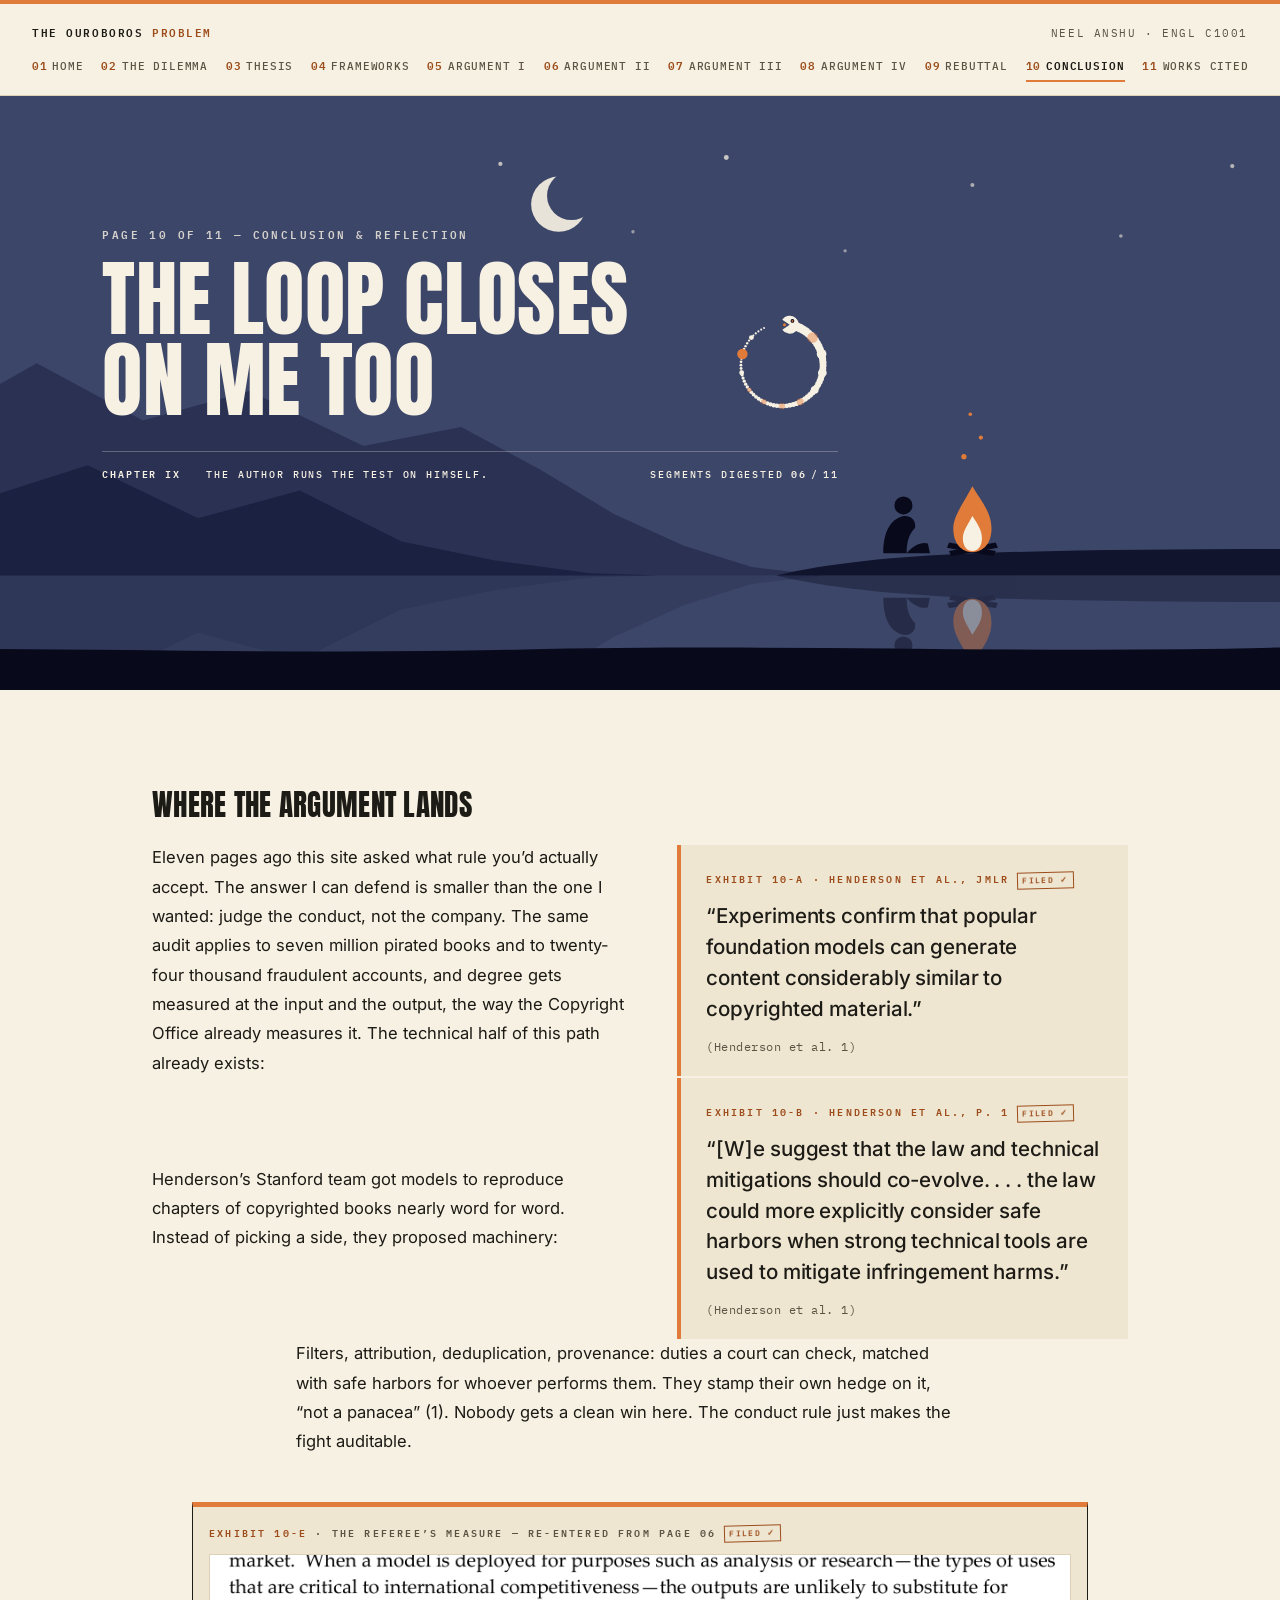
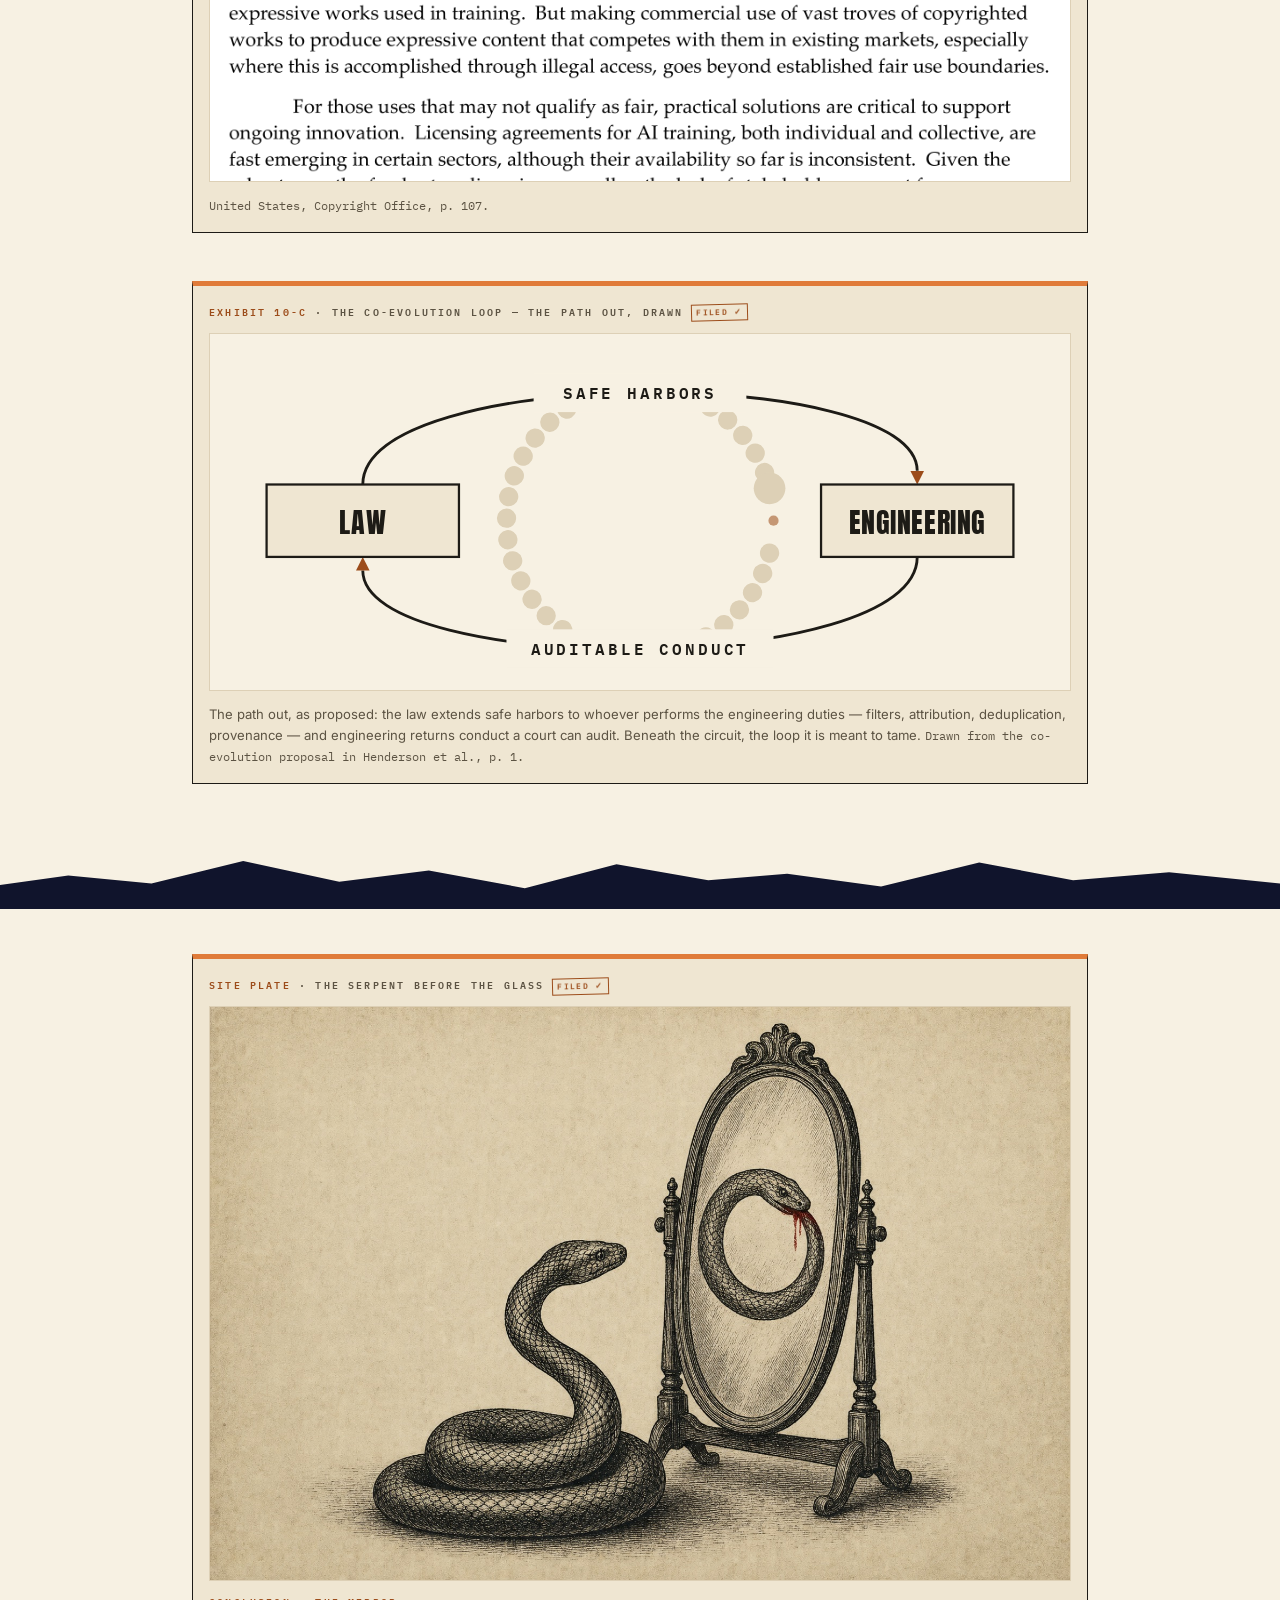
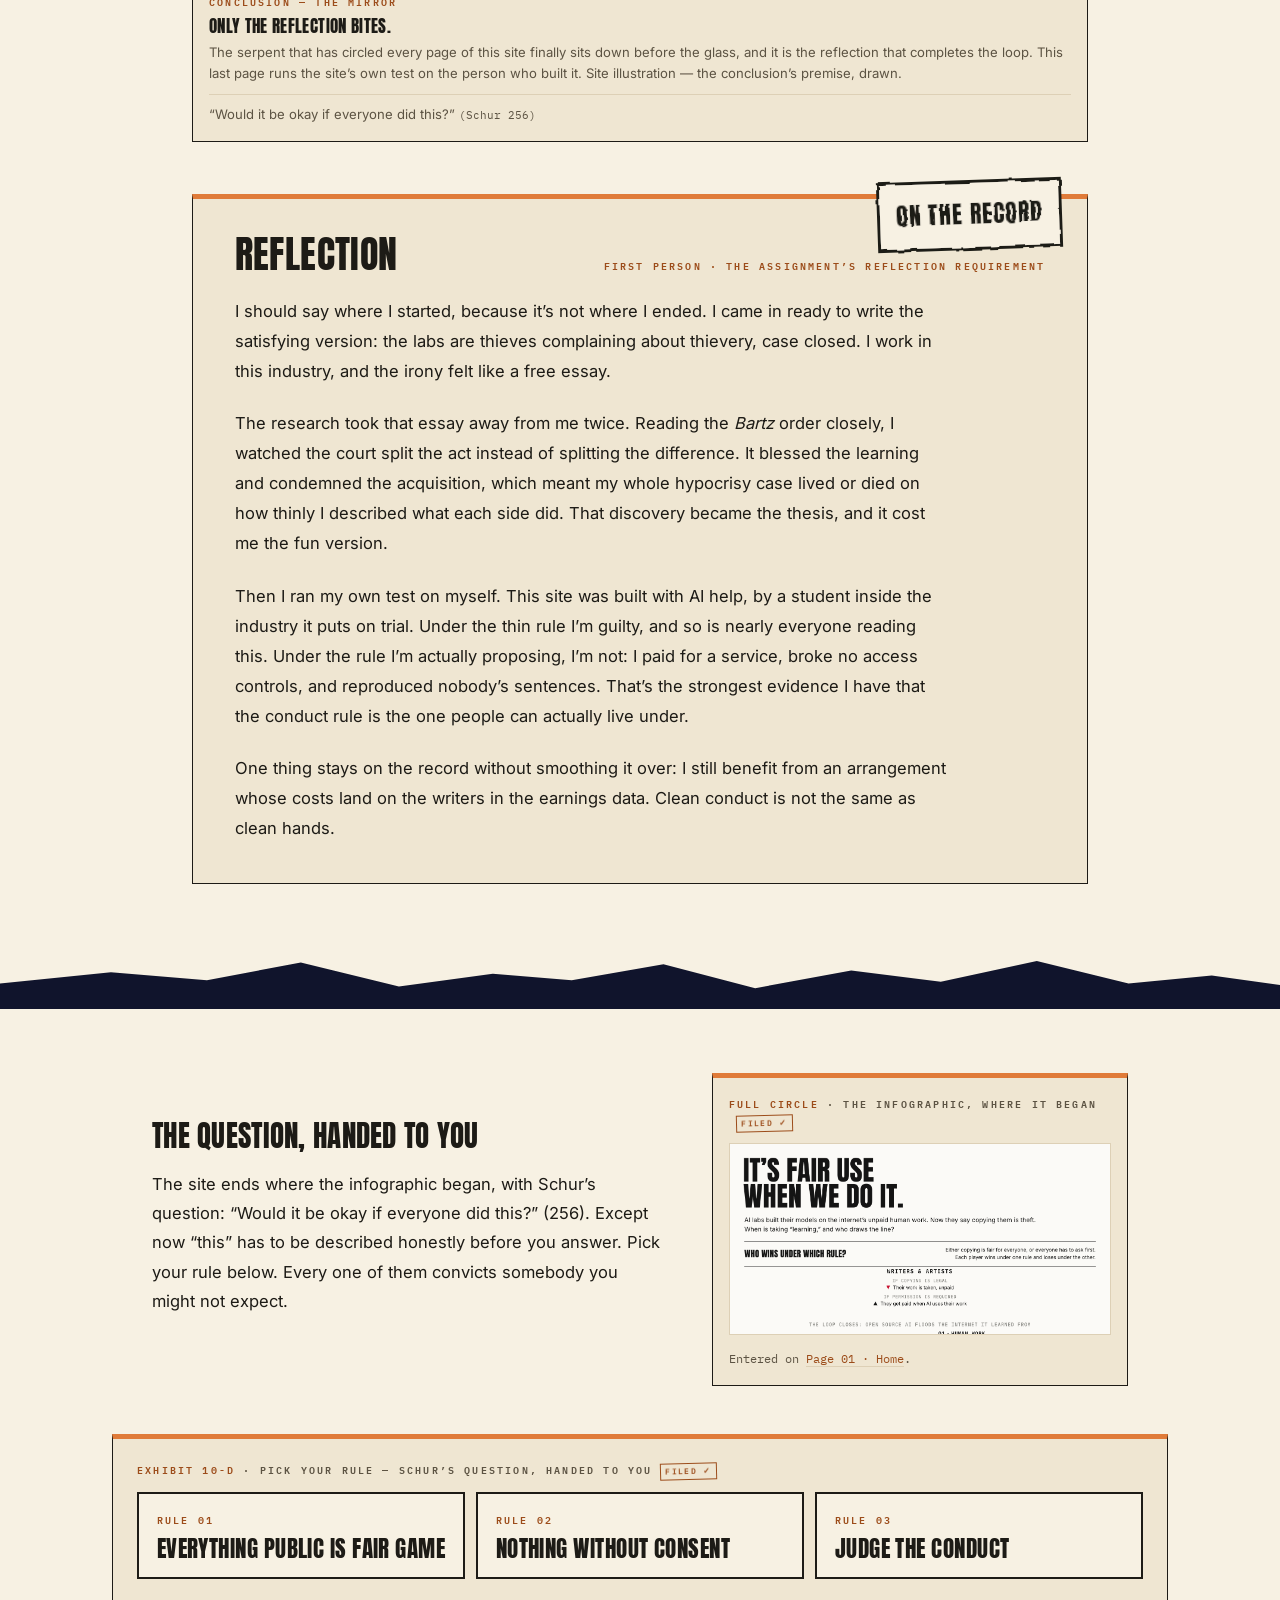
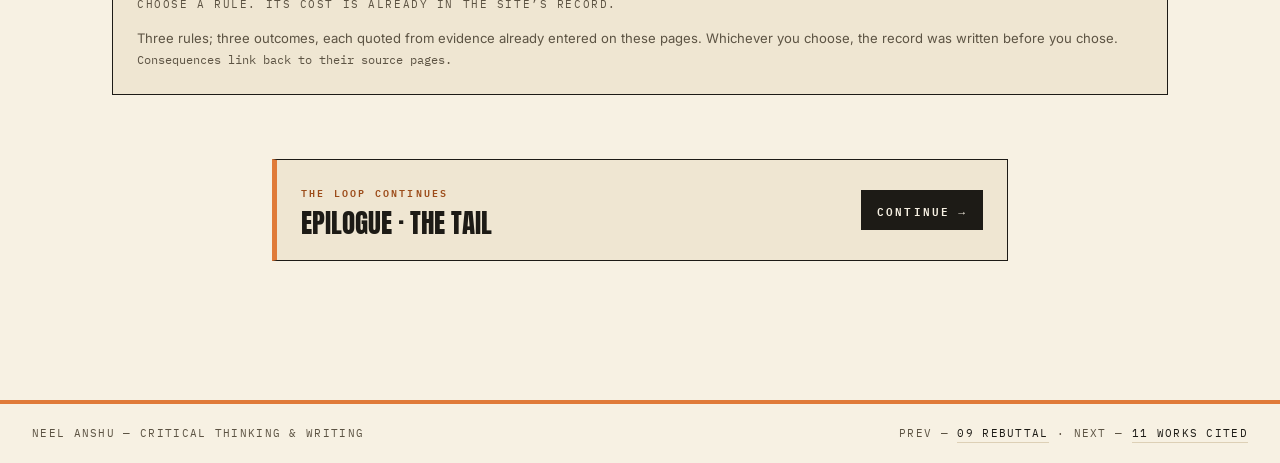
<file: conclusion.html>
<!DOCTYPE html>
<html lang="en">
<head>
<meta charset="UTF-8">
<meta name="viewport" content="width=device-width, initial-scale=1.0">
<title>Conclusion &amp; Reflection &mdash; The Mirror &mdash; The Ouroboros Problem</title>
<meta name="description" content="A project on AI, fair use, and the loop that feeds itself.">
<link rel="stylesheet" href="styles.css">
<style>
/* ═══ Page 10 · Conclusion & Reflection — night, fire below.
       One campfire beside a mirror-still lake: the author tests himself.
       Scoped under body.p-conclusion. Flat solid bands only.
       No frameworks, radius 0. ═══ */

body.p-conclusion main { padding-bottom: 4.2rem; }

/* — Hero vista: night bands left, open water right, the fire on the
     right third with its double in the lake — */
body.p-conclusion .vista { min-height: clamp(430px, 66vh, 660px); }
body.p-conclusion .vista-content {
  padding-top: clamp(2rem, 5vh, 3.2rem);
  padding-bottom: clamp(8rem, 24vh, 13rem);
}

/* The chapter strip rides inside the night vista — restate it as a
   legible sign line on the dark sky. */
body.p-conclusion .vista .quest-strip {
  max-width: none;
  margin: 1.9rem 0 0;
  padding: 0.75rem 0 0;
  border-top-color: rgba(247, 241, 227, 0.28);
  color: var(--paper);
}
body.p-conclusion .vista .quest-strip .q-chap,
body.p-conclusion .vista .quest-strip .q-prog b { color: var(--paper); }

/* The ouroboros minimap, drawn in paper so it reads on the night sky */
body.p-conclusion .vista .minimap .seg,
body.p-conclusion .vista .minimap .head { fill: var(--paper); }
body.p-conclusion .vista .minimap .eye { fill: var(--ground); }
body.p-conclusion .vista .minimap .pupil,
body.p-conclusion .vista .minimap .tailtip { fill: var(--accent); }
body.p-conclusion .vista .minimap .mnode circle { fill: var(--paper); }
body.p-conclusion .vista .minimap .mnode:hover circle,
body.p-conclusion .vista .minimap .mnode.visited circle,
body.p-conclusion .vista .minimap .mnode.cur circle { fill: var(--accent); }

/* — Signature motion: ember-and-star twinkle, stepped opacity only.
     Gated here AND killed globally under prefers-reduced-motion. — */
@media (prefers-reduced-motion: no-preference) {
  @keyframes p10-flicker {
    0%, 100% { opacity: 0.9; }
    38%      { opacity: 0.2; }
    52%      { opacity: 0.65; }
    74%      { opacity: 0.4; }
  }
  .p-conclusion .vista .tw,
  .p-conclusion .vista .ember { animation: p10-flicker 3.4s steps(1, end) infinite; }
  .p-conclusion .vista .tw.t2 { animation-duration: 4.6s; animation-delay: 1.1s; }
  .p-conclusion .vista .tw.t3 { animation-duration: 5.2s; animation-delay: 2.3s; }
  .p-conclusion .vista .ember.e1 { animation-duration: 2.1s; }
  .p-conclusion .vista .ember.e2 { animation-duration: 2.9s; animation-delay: 0.6s; }
  .p-conclusion .vista .ember.e3 { animation-duration: 3.7s; animation-delay: 1.4s; }
}

/* — Prose pairs: a paragraph and its quote pull alongside ≥900px — */
.p-conclusion .pair { max-width: var(--col); margin-top: 3.2rem; }
.p-conclusion .pair-b { margin-top: 0; }
.p-conclusion .pair-head > h2 { margin-bottom: 0; }
.p-conclusion .pair-head + .pair { margin-top: 1.4rem; }
@media (min-width: 900px) {
  .p-conclusion .pair {
    max-width: 64rem;
    display: grid;
    grid-template-columns: minmax(0, 1.05fr) minmax(0, 1fr);
    gap: 0 3.2rem;
    align-items: center;
  }
  .p-conclusion .pair > p { margin-bottom: 0; }
  .p-conclusion .pair > blockquote.qs { margin: 0; }
}

/* — Section rhythm around the ridgeline dividers — */
.p-conclusion .ridge-divider { margin-top: 3.8rem; }

/* — Wide placard bands — */
.p-conclusion .scanband .exhibit,
.p-conclusion .mirrorband .exhibit { max-width: 56rem; margin: 2.8rem auto 0; }
.p-conclusion .coevoband .exhibit { max-width: 56rem; margin: 3rem auto 0; }

/* — The mirror plate, reframed as a trail placard — */
.p-conclusion .mirrorband figcaption .capkick {
  display: block;
  font-family: var(--font-mono); font-size: 0.62rem; font-weight: 600;
  letter-spacing: 0.22em; text-transform: uppercase;
  color: var(--accent-ink); margin-bottom: 0.45rem;
}
.p-conclusion .mirrorband figcaption .capline {
  display: block;
  font-family: var(--font-display); text-transform: uppercase;
  font-size: 1.08rem; letter-spacing: 0.02em; line-height: 1.1;
  color: var(--ink); margin: 0.15rem 0 0.4rem;
}
.p-conclusion .mirrorband figcaption .capquote {
  display: block; margin-top: 0.6rem; padding-top: 0.6rem;
  border-top: 1px solid var(--hairline);
}

/* — Exhibit 10-C: the co-evolution loop — */
.p-conclusion .coevowrap { overflow-x: auto; }
.p-conclusion .coevowrap svg { min-width: 540px; }
.p-conclusion .coevo .ghost { fill: none; stroke: var(--hairline); stroke-width: 17; stroke-linecap: round; stroke-dasharray: 0.1 19; }
.p-conclusion .coevo .ghosthead { fill: var(--hairline); }
.p-conclusion .coevo .ghosttip { fill: var(--accent-ink); opacity: 0.55; }
.p-conclusion .coevo .plaque { fill: var(--paper-dim); stroke: var(--ink); stroke-width: 2; }
.p-conclusion .coevo .ptext { font-family: var(--font-display); font-size: 25px; letter-spacing: 0.02em; fill: var(--ink); }
.p-conclusion .coevo .arrow { fill: none; stroke: var(--ink); stroke-width: 2.5; stroke-dasharray: 100 100; stroke-dashoffset: 100; }
.p-conclusion .coevofig.on .arrow.a1 { stroke-dashoffset: 0; transition: stroke-dashoffset 0.9s var(--ease-stamp) 0.25s; }
.p-conclusion .coevofig.on .arrow.a2 { stroke-dashoffset: 0; transition: stroke-dashoffset 0.9s var(--ease-stamp) 0.7s; }
.p-conclusion .coevo .halo { fill: var(--paper); }
.p-conclusion .coevo .alabel { font-family: var(--font-mono); font-size: 14px; font-weight: 600; letter-spacing: 0.18em; fill: var(--ink); }
.p-conclusion .coevo .ahead { fill: var(--accent-ink); }
.p-conclusion .coevo .ahead, .p-conclusion .coevo .axlbl { opacity: 0; }
.p-conclusion .coevofig.on .ahead, .p-conclusion .coevofig.on .axlbl { opacity: 1; transition: opacity 0.5s var(--ease-stamp) 1.45s; }

/* — The Reflection panel: placard language, on the record — */
.p-conclusion .reflectpanel {
  position: relative;
  max-width: 56rem;
  margin: 3.2rem auto 0;
  border: 1px solid var(--ink);
  border-top: 5px solid var(--accent);
  background: var(--paper-dim);
  padding: 2.3rem 2.6rem 2.5rem;
}
.p-conclusion .reflectpanel .stampbox { position: absolute; top: -1.15rem; right: 1.6rem; font-size: clamp(1.05rem, 2.4vw, 1.5rem); background: var(--paper); }
.p-conclusion .refhead { display: flex; justify-content: space-between; align-items: baseline; gap: 0.6rem 1.4rem; flex-wrap: wrap; margin-bottom: 1.35rem; }
.p-conclusion .refhead h2 { font-family: var(--font-display); font-weight: 400; text-transform: uppercase; font-size: clamp(1.7rem, 3.6vw, 2.4rem); line-height: 1; letter-spacing: 0.01em; }
.p-conclusion .reftag { font-family: var(--font-mono); font-size: 0.62rem; font-weight: 600; letter-spacing: 0.22em; text-transform: uppercase; color: var(--accent-ink); }
.p-conclusion .reflectpanel > p { max-width: 44.5rem; font-size: 1.03rem; line-height: 1.82; text-wrap: pretty; margin-bottom: 1.4rem; }
.p-conclusion .reflectpanel > p:last-child { margin-bottom: 0; }
.p-conclusion .reflectpanel > p em { font-style: italic; }

/* — The hand-off: closing paragraph beside the page-one infographic — */
.p-conclusion .handoff { margin-top: 1rem; }
.p-conclusion .handoff .exhibit { margin: 2.2rem 0 0; }
.p-conclusion .infoph img { aspect-ratio: 1275 / 640; object-fit: cover; object-position: top center; }
@media (min-width: 900px) {
  .p-conclusion .handoff {
    max-width: 64rem;
    display: grid;
    grid-template-columns: minmax(0, 1.1fr) minmax(0, 0.9fr);
    gap: 0 3.2rem;
    align-items: center;
  }
  .p-conclusion .handoff .exhibit { margin: 3rem 0 0; }
}

/* — Exhibit 10-D: pick your rule — */
.p-conclusion .ruleband .exhibit { max-width: 66rem; margin: 3rem auto 0; padding: 1.35rem 1.5rem 1.5rem; }
.p-conclusion .rulebtns { display: grid; grid-template-columns: repeat(3, 1fr); gap: 0.7rem; }
.p-conclusion .rulebtn { font-family: inherit; text-align: left; background: var(--paper); border: 2px solid var(--ink); color: var(--ink); padding: 1rem 1.1rem 1.05rem; min-height: 44px; cursor: pointer; display: flex; flex-direction: column; gap: 0.55rem; transition: background 0.15s ease, color 0.15s ease; }
.p-conclusion .rulebtn .rnum { font-family: var(--font-mono); font-size: 0.62rem; font-weight: 600; letter-spacing: 0.22em; text-transform: uppercase; color: var(--accent-ink); }
.p-conclusion .rulebtn .rname { font-family: var(--font-display); text-transform: uppercase; font-size: clamp(1.02rem, 1.8vw, 1.42rem); line-height: 1.05; letter-spacing: 0.02em; margin-top: auto; }
.p-conclusion .rulebtn:hover { background: var(--paper-dim); }
.p-conclusion .rulebtn:focus-visible { outline: 2px solid var(--accent-ink); outline-offset: 2px; }
.p-conclusion .rulebtn[aria-expanded="true"] { background: var(--ink); color: var(--paper); }
.p-conclusion .rulebtn[aria-expanded="true"] .rnum { color: var(--paper); }
.p-conclusion .rulehint { display: none; margin: 1.1rem 0 0; font-family: var(--font-mono); font-size: 0.7rem; letter-spacing: 0.14em; text-transform: uppercase; color: var(--ink-soft); }
.p-conclusion .rulebox.js .rulehint:not([hidden]) { display: block; }
.p-conclusion .rulepanes { margin-top: 1.1rem; }
.p-conclusion .rulepane { border: 1px solid var(--hairline); background: var(--paper); padding: 1.5rem 1.7rem 1.45rem; }
.p-conclusion .rulepane + .rulepane { margin-top: 0.7rem; }
.p-conclusion .rulepane[hidden] { display: none; }
.p-conclusion .ctag { display: block; font-family: var(--font-mono); font-size: 0.62rem; font-weight: 600; letter-spacing: 0.22em; text-transform: uppercase; color: var(--accent-ink); margin-bottom: 0.55rem; }
.p-conclusion .ruledict { font-family: var(--font-display); font-weight: 400; text-transform: uppercase; font-size: clamp(1.25rem, 2.5vw, 1.85rem); line-height: 1.05; letter-spacing: 0.01em; margin: 0; }
.p-conclusion .vtail { display: block; margin-top: 0.6rem; font-family: var(--font-mono); font-size: 0.72rem; font-weight: 600; letter-spacing: 0.12em; text-transform: uppercase; color: var(--ink-soft); }
.p-conclusion .receipt { margin: 1.2rem 0 0; padding-top: 1.05rem; border-top: 1px solid var(--hairline); font-size: 0.95rem; line-height: 1.7; }
.p-conclusion .receipt .rsrc { display: block; margin-top: 0.45rem; font-family: var(--font-mono); font-size: 0.66rem; font-weight: 500; letter-spacing: 0.1em; text-transform: uppercase; color: var(--ink-soft); }
.p-conclusion .receipt .rsrc a { color: var(--ink); text-decoration: none; border-bottom: 1px solid var(--hairline); padding-bottom: 0.1em; }
.p-conclusion .receipt .rsrc a:hover { border-bottom-color: var(--accent-ink); }
@media (prefers-reduced-motion: no-preference) {
  @keyframes p10stamp { from { opacity: 0; transform: scale(1.025); } to { opacity: 1; transform: none; } }
  .p-conclusion .rulepane.show { animation: p10stamp 0.34s var(--ease-stamp); }
}

/* — Breakpoints — */
@media (max-width: 700px) {
  /* shorter night, and the sign lines lifted clear of the flame */
  body.p-conclusion .vista { min-height: clamp(430px, 60vh, 560px); }
  body.p-conclusion .vista-content { padding-bottom: 13rem; }
  body.p-conclusion .vista .ember { display: none; }
}
@media (max-width: 920px) {
  .p-conclusion .reflectpanel { padding: 1.9rem 1.5rem 2rem; }
  .p-conclusion .rulebtns { grid-template-columns: 1fr; }
}
@media (max-width: 560px) {
  .p-conclusion .reflectpanel .stampbox { right: 0.9rem; }
  .p-conclusion .rulepane { padding: 1.2rem 1.1rem 1.2rem; }
  .p-conclusion .ruleband .exhibit { padding: 1rem; }
  .p-conclusion .scanband .exhibit,
  .p-conclusion .mirrorband .exhibit,
  .p-conclusion .coevoband .exhibit { margin-top: 2.2rem; }
}

/* — Reduced motion: everything lands in its final, readable state — */
@media (prefers-reduced-motion: reduce) {
  .p-conclusion .coevo .arrow { stroke-dasharray: none; stroke-dashoffset: 0; transition: none; }
  .p-conclusion .coevo .ahead, .p-conclusion .coevo .axlbl { opacity: 1; transition: none; }
  .p-conclusion .rulebtn { transition: none; }
}
</style>
</head>
<body class="p-conclusion">

<header class="site">
  <div class="masthead">
    <a class="mark" href="index.html">The Ouroboros <em>Problem</em></a>
    <span class="tag">Neel Anshu &middot; ENGL C1001</span>
  </div>
  <nav class="toolbar" aria-label="Pages">
    <a href="index.html"><span class="num">01</span>Home</a>
    <a href="dilemma.html"><span class="num">02</span>The Dilemma</a>
    <a href="thesis.html"><span class="num">03</span>Thesis</a>
    <a href="frameworks.html"><span class="num">04</span>Frameworks</a>
    <a href="argument-1.html"><span class="num">05</span>Argument I</a>
    <a href="argument-2.html"><span class="num">06</span>Argument II</a>
    <a href="argument-3.html"><span class="num">07</span>Argument III</a>
    <a href="argument-4.html"><span class="num">08</span>Argument IV</a>
    <a href="rebuttal.html"><span class="num">09</span>Rebuttal</a>
    <a href="conclusion.html" aria-current="page"><span class="num">10</span>Conclusion</a>
    <a href="works-cited.html"><span class="num">11</span>Works Cited</a>
  </nav>
</header>

<main>
  <section class="vista" aria-label="Night over the lookout: a campfire burns on a point of shore beside a mirror-still lake, a seated figure beside it; the ridgeline coils around the far side of the water and the fire's double burns back up from the lake">
    <svg viewBox="0 0 1440 560" preserveAspectRatio="xMaxYMax slice" aria-hidden="true" focusable="false">
      <!-- stars: sparse, three of them breathe -->
      <circle class="tw"    cx="705"  cy="64"  r="2"   fill="var(--paper)" opacity="0.7"/>
      <circle cx="830"  cy="128" r="1.6" fill="var(--paper)" opacity="0.5"/>
      <circle class="tw t2" cx="918"  cy="58"  r="2.3" fill="var(--paper)" opacity="0.75"/>
      <circle cx="1030" cy="146" r="1.6" fill="var(--paper)" opacity="0.5"/>
      <circle cx="1150" cy="84"  r="1.9" fill="var(--paper)" opacity="0.6"/>
      <circle class="tw t3" cx="1290" cy="132" r="1.7" fill="var(--paper)" opacity="0.55"/>
      <circle cx="1395" cy="66"  r="2"   fill="var(--paper)" opacity="0.65"/>
      <!-- crescent moon: two flat discs -->
      <circle cx="760" cy="102" r="26" fill="var(--paper)" opacity="0.92"/>
      <circle cx="772" cy="94" r="23" fill="var(--sky)"/>
      <!-- the range: the coils bank around the left shore of the lake -->
      <g id="p10range">
        <path fill="var(--far)" d="M0,300 L84,262 L176,304 L268,252 L368,306 L468,278 L576,330 L668,312 L742,352 L812,394 L878,424 L942,444 L1010,452 L0,452 Z"/>
        <path fill="var(--mid)" d="M0,372 L104,338 L216,380 L316,348 L420,398 L516,372 L612,420 L700,438 L790,450 L856,452 L0,452 Z"/>
      </g>
      <!-- the mirror-still lake: the range, upside down in the water -->
      <use href="#p10range" transform="matrix(1,0,0,-1,0,904)" opacity="0.38"/>
      <!-- focal: the point of shore, the author, the fire -->
      <g id="p10foc">
        <path fill="var(--near)" d="M965,452 C1010,441 1075,434 1150,431 C1240,428 1340,427 1440,427 L1440,452 Z"/>
        <circle cx="1085" cy="386" r="8.5" fill="var(--ground)"/>
        <path fill="var(--ground)" d="M1066,431 C1066,412 1072,399 1085,396 C1092,395 1097,400 1096,407 C1090,413 1088,421 1088,431 Z"/>
        <path fill="var(--ground)" d="M1088,431 C1094,424 1102,420 1108,422 L1110,431 Z"/>
        <path fill="var(--ground)" d="M1128,429 L1172,421 L1174,426 L1130,434 Z"/>
        <path fill="var(--ground)" d="M1128,421 L1172,429 L1170,434 L1126,426 Z"/>
        <path fill="var(--accent)" d="M1150,368 C1158,382 1168,392 1168,408 C1168,422 1160,430 1150,430 C1140,430 1132,422 1132,408 C1132,396 1141,385 1150,368 Z"/>
        <path fill="var(--paper)" d="M1150,396 C1155,404 1159,409 1159,417 C1159,425 1155,429 1150,429 C1145,429 1141,425 1141,417 C1141,410 1146,404 1150,396 Z"/>
      </g>
      <!-- the test: the fire's double, burning back up from the water -->
      <use href="#p10foc" transform="matrix(1,0,0,-1,0,904)" opacity="0.42"/>
      <!-- embers -->
      <circle class="ember e1" cx="1142" cy="340" r="2.5" fill="var(--accent)"/>
      <circle class="ember e2" cx="1158" cy="322" r="2"   fill="var(--accent)"/>
      <circle class="ember e3" cx="1148" cy="300" r="1.7" fill="var(--accent)"/>
      <!-- the near shore we stand on -->
      <path fill="var(--ground)" d="M0,524 C220,516 460,528 720,522 C980,516 1200,526 1440,520 L1440,560 L0,560 Z"/>
    </svg>
    <div class="vista-content">
      <div class="pagehead">
        <div class="headings">
          <p class="kicker">Page 10 of 11 &mdash; conclusion &amp; reflection</p>
          <h1 class="display">The Loop Closes on Me Too</h1>
        </div>
        <svg class="minimap" id="minimap" viewBox="0 0 120 120" role="navigation"
             aria-label="Site map: the ouroboros with this page highlighted"></svg>
      </div>
    </div>
  </section>

  <div class="wide essay pair pair-head">
    <h2>Where the Argument Lands</h2>
  </div>

  <div class="wide essay pair pair-a">
    <p>Eleven pages ago this site asked what rule you&rsquo;d actually accept. The answer I can defend is smaller than the one I wanted: judge the conduct, not the company. The same audit applies to seven million pirated books and to twenty-four thousand fraudulent accounts, and degree gets measured at the input and the output, the way the Copyright Office already measures it. The technical half of this path already exists:</p>

    <blockquote class="qs reveal">
      <span class="qtag">Exhibit 10-A &middot; Henderson et al., JMLR</span>
      <p>&ldquo;Experiments confirm that popular foundation models can generate content considerably similar to copyrighted material.&rdquo;</p>
      <footer>(Henderson et al. 1)</footer>
    </blockquote>
  </div>

  <div class="wide essay pair pair-b">
    <p>Henderson&rsquo;s Stanford team got models to reproduce chapters of copyrighted books nearly word for word. Instead of picking a side, they proposed machinery:</p>

    <blockquote class="qs reveal">
      <span class="qtag">Exhibit 10-B &middot; Henderson et al., p. 1</span>
      <p>&ldquo;[W]e suggest that the law and technical mitigations should co-evolve.&nbsp;.&nbsp;.&nbsp;. the law could more explicitly consider safe harbors when strong technical tools are used to mitigate infringement harms.&rdquo;</p>
      <footer>(Henderson et al. 1)</footer>
    </blockquote>
  </div>

  <div class="col essay">
    <p>Filters, attribution, deduplication, provenance: duties a court can check, matched with safe harbors for whoever performs them. They stamp their own hedge on it, &ldquo;not a panacea&rdquo; (1). Nobody gets a clean win here. The conduct rule just makes the fight auditable.</p>
  </div>

  <section class="wide scanband" aria-label="Exhibit 10-E: scan of the Copyright Office conclusion">
    <figure class="exhibit reveal">
      <span class="etag"><b>Exhibit 10-E</b> &middot; the referee&rsquo;s measure &mdash; re-entered from Page 06</span>
      <img src="assets/evidence/usco-conclusion-zoom.png" width="1940" height="510" loading="lazy"
           alt="Scan from page 107 of the Copyright Office report: making commercial use of vast troves of copyrighted works to produce expressive content that competes with them in existing markets, especially where this is accomplished through illegal access, goes beyond established fair use boundaries.">
      <figcaption><span class="src">United States, Copyright Office, p. 107.</span></figcaption>
    </figure>
  </section>

  <section class="wide coevoband" aria-label="Exhibit 10-C: the co-evolution loop, drawn">
    <figure class="exhibit coevofig reveal">
      <span class="etag"><b>Exhibit 10-C</b> &middot; the co-evolution loop &mdash; the path out, drawn</span>
      <div class="coevowrap">
        <svg class="coevo" viewBox="0 45 760 315" role="img"
             aria-label="Diagram of the co-evolution loop. Two plaques, LAW and ENGINEERING, are joined in a circuit by two arrows: law extends safe harbors to engineering, and engineering returns auditable conduct to law. A faint ouroboros ring is ghosted beneath the circuit.">
          <path class="ghost" d="M 494.5 238.6 A 118 118 0 1 1 494.5 181.4"/>
          <circle class="ghosthead" cx="494.5" cy="181.4" r="14"/>
          <circle class="ghosttip" cx="498" cy="210" r="4.5"/>
          <path class="arrow a1" pathLength="100" d="M 135 178 C 135 72, 625 72, 625 166"/>
          <path class="arrow a2" pathLength="100" d="M 625 242 C 625 348, 135 348, 135 254"/>
          <g class="axlbl">
            <rect class="halo" x="286" y="80" width="188" height="34"/>
            <text class="alabel" x="380" y="97" text-anchor="middle" dominant-baseline="central">SAFE HARBORS</text>
            <rect class="halo" x="262" y="306" width="236" height="34"/>
            <text class="alabel" x="380" y="323" text-anchor="middle" dominant-baseline="central">AUDITABLE CONDUCT</text>
          </g>
          <path class="ahead h1" d="M 619 166 L 631 166 L 625 178 Z"/>
          <path class="ahead h2" d="M 129 254 L 141 254 L 135 242 Z"/>
          <g>
            <rect class="plaque" x="50" y="178" width="170" height="64"/>
            <text class="ptext" x="135" y="211" text-anchor="middle" dominant-baseline="central">LAW</text>
            <rect class="plaque" x="540" y="178" width="170" height="64"/>
            <text class="ptext" x="625" y="211" text-anchor="middle" dominant-baseline="central">ENGINEERING</text>
          </g>
        </svg>
      </div>
      <figcaption>The path out, as proposed: the law extends safe harbors to whoever performs the engineering duties &mdash; filters, attribution, deduplication, provenance &mdash; and engineering returns conduct a court can audit. Beneath the circuit, the loop it is meant to tame. <span class="src">Drawn from the co-evolution proposal in Henderson et al., p. 1.</span></figcaption>
    </figure>
  </section>

  <div class="ridge-divider" role="presentation"></div>

  <section class="wide mirrorband" aria-label="Site illustration: the serpent before the glass">
    <figure class="exhibit reveal">
      <span class="etag"><b>Site plate</b> &middot; the serpent before the glass</span>
      <img src="assets/art/oro_mirror.jpg" width="1600" height="1066"
           alt="Woodcut engraving of a serpent coiled before a standing mirror; only its reflection bites its own tail, the bite inked in red.">
      <figcaption>
        <span class="capkick">Conclusion &mdash; the mirror</span>
        <span class="capline">Only the reflection bites.</span>
        <span class="captext">The serpent that has circled every page of this site finally sits down before the glass, and it is the reflection that completes the loop. This last page runs the site&rsquo;s own test on the person who built it. Site illustration &mdash; the conclusion&rsquo;s premise, drawn.</span>
        <span class="capquote">&ldquo;Would it be okay if everyone did this?&rdquo; <span class="cite">(Schur 256)</span></span>
      </figcaption>
    </figure>
  </section>

  <section class="wide" aria-label="Reflection">
    <div class="reflectpanel reveal" id="reflection">
      <p class="stampbox stamp">On the Record</p>
      <div class="refhead">
        <h2>Reflection</h2>
        <span class="reftag">First person &middot; the assignment&rsquo;s reflection requirement</span>
      </div>
      <p>I should say where I started, because it&rsquo;s not where I ended. I came in ready to write the satisfying version: the labs are thieves complaining about thievery, case closed. I work in this industry, and the irony felt like a free essay.</p>

<p>The research took that essay away from me twice. Reading the <em>Bartz</em> order closely, I watched the court split the act instead of splitting the difference. It blessed the learning and condemned the acquisition, which meant my whole hypocrisy case lived or died on how thinly I described what each side did. That discovery became the thesis, and it cost me the fun version.</p>

<p>Then I ran my own test on myself. This site was built with AI help, by a student inside the industry it puts on trial. Under the thin rule I&rsquo;m guilty, and so is nearly everyone reading this. Under the rule I&rsquo;m actually proposing, I&rsquo;m not: I paid for a service, broke no access controls, and reproduced nobody&rsquo;s sentences. That&rsquo;s the strongest evidence I have that the conduct rule is the one people can actually live under.</p>

<p>One thing stays on the record without smoothing it over: I still benefit from an arrangement whose costs land on the writers in the earnings data. Clean conduct is not the same as clean hands.</p>
    </div>
  </section>

  <div class="ridge-divider ridge-divider--flip" role="presentation"></div>

  <div class="wide essay handoff">
    <div class="hand-text">
      <h2>The Question, Handed to You</h2>
      <p>The site ends where the infographic began, with Schur&rsquo;s question: &ldquo;Would it be okay if everyone did this?&rdquo; (256). Except now &ldquo;this&rdquo; has to be described honestly before you answer. Pick your rule below. Every one of them convicts somebody you might not expect.</p>
    </div>
    <figure class="exhibit infoph reveal">
      <span class="etag"><b>Full circle</b> &middot; the infographic, where it began</span>
      <img src="assets/infographic.png" width="1275" height="1650" loading="lazy"
           alt="Poster titled &lsquo;It&rsquo;s Fair Use When We Do It.&rsquo; A snake drawn as a circular pipeline eats its own tail; the top of the poster, where Schur&rsquo;s question was first asked.">
      <figcaption><span class="src">Entered on <a href="index.html">Page 01 &middot; Home</a>.</span></figcaption>
    </figure>
  </div>

  <section class="wide ruleband" aria-label="Exhibit 10-D: pick your rule">
    <figure class="exhibit rulefig reveal">
      <span class="etag"><b>Exhibit 10-D</b> &middot; pick your rule &mdash; Schur&rsquo;s question, handed to you</span>
      <div class="rulebox" id="rulebox">
        <div class="rulebtns" role="group" aria-label="Pick your rule">
          <button type="button" class="rulebtn" id="rb-a" aria-expanded="false" aria-controls="rp-a">
            <span class="rnum">Rule 01</span>
            <span class="rname">Everything public is fair game</span>
          </button>
          <button type="button" class="rulebtn" id="rb-b" aria-expanded="false" aria-controls="rp-b">
            <span class="rnum">Rule 02</span>
            <span class="rname">Nothing without consent</span>
          </button>
          <button type="button" class="rulebtn" id="rb-c" aria-expanded="false" aria-controls="rp-c">
            <span class="rnum">Rule 03</span>
            <span class="rname">Judge the conduct</span>
          </button>
        </div>
        <p class="rulehint" id="rulehint">Choose a rule. Its cost is already in the site&rsquo;s record.</p>
        <div class="rulepanes" id="rulepanes" aria-live="polite">
          <section class="rulepane" id="rp-a" aria-labelledby="rb-a">
            <span class="ctag">If &middot; everything public is fair game</span>
            <p class="ruledict">You have blessed the distillers and the flood.</p>
            <p class="receipt">&ldquo;These labs generated over 16 million exchanges with Claude through approximately 24,000 fraudulent accounts, in violation of our terms of service and regional access restrictions.&rdquo; <span class="cite">(&ldquo;Detecting&rdquo;)</span>
              <span class="rsrc">The distillers &mdash; entered on <a href="argument-1.html">Page 05 &middot; Argument I</a></span></p>
            <p class="receipt">&ldquo;We find that indiscriminate use of model-generated content in training causes irreversible defects in the resulting models, in which tails of the original content distribution disappear.&rdquo; <span class="cite">(Shumailov et al. 755)</span>
              <span class="rsrc">The flood &mdash; entered on <a href="argument-4.html">Page 08 &middot; Argument IV</a></span></p>
          </section>
          <section class="rulepane" id="rp-b" aria-labelledby="rb-b">
            <span class="ctag">If &middot; nothing without consent</span>
            <p class="ruledict">You have condemned the tools you used today.</p>
            <p class="receipt">&ldquo;In short, the purpose and character of using copyrighted works to train LLMs to generate new text was quintessentially transformative.&rdquo; <span class="cite">(<em>Bartz v. Anthropic</em> 13)</span>
              <span class="rsrc">The blessing this rule revokes &mdash; entered on <a href="dilemma.html">Page 02 &middot; The Dilemma</a></span></p>
            <p class="receipt">&ldquo;Under the thin rule I&rsquo;m guilty, and so is nearly everyone reading this.&rdquo;
              <span class="rsrc">From the Reflection on this page</span></p>
          </section>
          <section class="rulepane" id="rp-c" aria-labelledby="rb-c">
            <span class="ctag">If &middot; judge the conduct</span>
            <p class="ruledict">You have signed up for the harder work of auditing everyone.
              <span class="vtail">&mdash; including the people who built the thing that helped build this page.</span></p>
            <p class="receipt">&ldquo;There is no carveout, however, from the Copyright Act for AI companies.&rdquo; <span class="cite">(<em>Bartz v. Anthropic</em> 14)</span>
              <span class="rsrc">The same test for everyone &mdash; entered on <a href="dilemma.html">Page 02 &middot; The Dilemma</a></span></p>
            <p class="receipt">&ldquo;[W]e suggest that the law and technical mitigations should co-evolve.&nbsp;.&nbsp;.&nbsp;. the law could more explicitly consider safe harbors when strong technical tools are used to mitigate infringement harms.&rdquo; <span class="cite">(Henderson et al. 1)</span>
              <span class="rsrc">The machinery for it &mdash; Exhibit 10-B, above</span></p>
          </section>
        </div>
      </div>
      <figcaption>Three rules; three outcomes, each quoted from evidence already entered on these pages. Whichever you choose, the record was written before you chose. <span class="src">Consequences link back to their source pages.</span></figcaption>
    </figure>
  </section>
</main>

<footer class="site">
  <span>Neel Anshu &mdash; Critical Thinking &amp; Writing</span>
  <span>Prev &mdash; <a href="rebuttal.html">09 Rebuttal</a>&nbsp;&middot;&nbsp;Next &mdash; <a href="works-cited.html">11 Works Cited</a></span>
</footer>

<script>window.SITE_PAGES = [{"href": "index.html", "num": "01", "label": "Home"}, {"href": "dilemma.html", "num": "02", "label": "The Dilemma"}, {"href": "thesis.html", "num": "03", "label": "Thesis"}, {"href": "frameworks.html", "num": "04", "label": "Frameworks"}, {"href": "argument-1.html", "num": "05", "label": "Argument I"}, {"href": "argument-2.html", "num": "06", "label": "Argument II"}, {"href": "argument-3.html", "num": "07", "label": "Argument III"}, {"href": "argument-4.html", "num": "08", "label": "Argument IV"}, {"href": "rebuttal.html", "num": "09", "label": "Rebuttal"}, {"href": "conclusion.html", "num": "10", "label": "Conclusion"}, {"href": "works-cited.html", "num": "11", "label": "Works Cited"}];</script>
<script src="snake.js"></script>
<script src="site.js"></script>
<script src="quest.js"></script>
<script>buildMini(document.getElementById('minimap'), window.SITE_PAGES, 9);</script>
<script>
/* Page 10 exhibit: pick your rule — choosing a rule stamps its consequence
   panel in. Under prefers-reduced-motion panels appear without animation.
   With JavaScript off, all three consequence panels stay visible. */
(function () {
  var reduced = window.matchMedia("(prefers-reduced-motion: reduce)").matches;
  var box = document.getElementById("rulebox");
  if (!box) return;
  box.classList.add("js");
  var hint = document.getElementById("rulehint");
  var btns = [].slice.call(box.querySelectorAll(".rulebtn"));
  var panes = [].slice.call(box.querySelectorAll(".rulepane"));
  panes.forEach(function (p) { p.hidden = true; });

  btns.forEach(function (b) {
    b.addEventListener("click", function () {
      var wasOpen = b.getAttribute("aria-expanded") === "true";
      btns.forEach(function (x) { x.setAttribute("aria-expanded", "false"); });
      panes.forEach(function (p) { p.classList.remove("show"); p.hidden = true; });
      if (wasOpen) {
        if (hint) hint.hidden = false;
        return;
      }
      if (hint) hint.hidden = true;
      b.setAttribute("aria-expanded", "true");
      var pane = document.getElementById(b.getAttribute("aria-controls"));
      if (pane) {
        pane.hidden = false;
        if (!reduced) pane.classList.add("show");
      }
    });
  });
})();
</script>

</body>
</html>
</file>
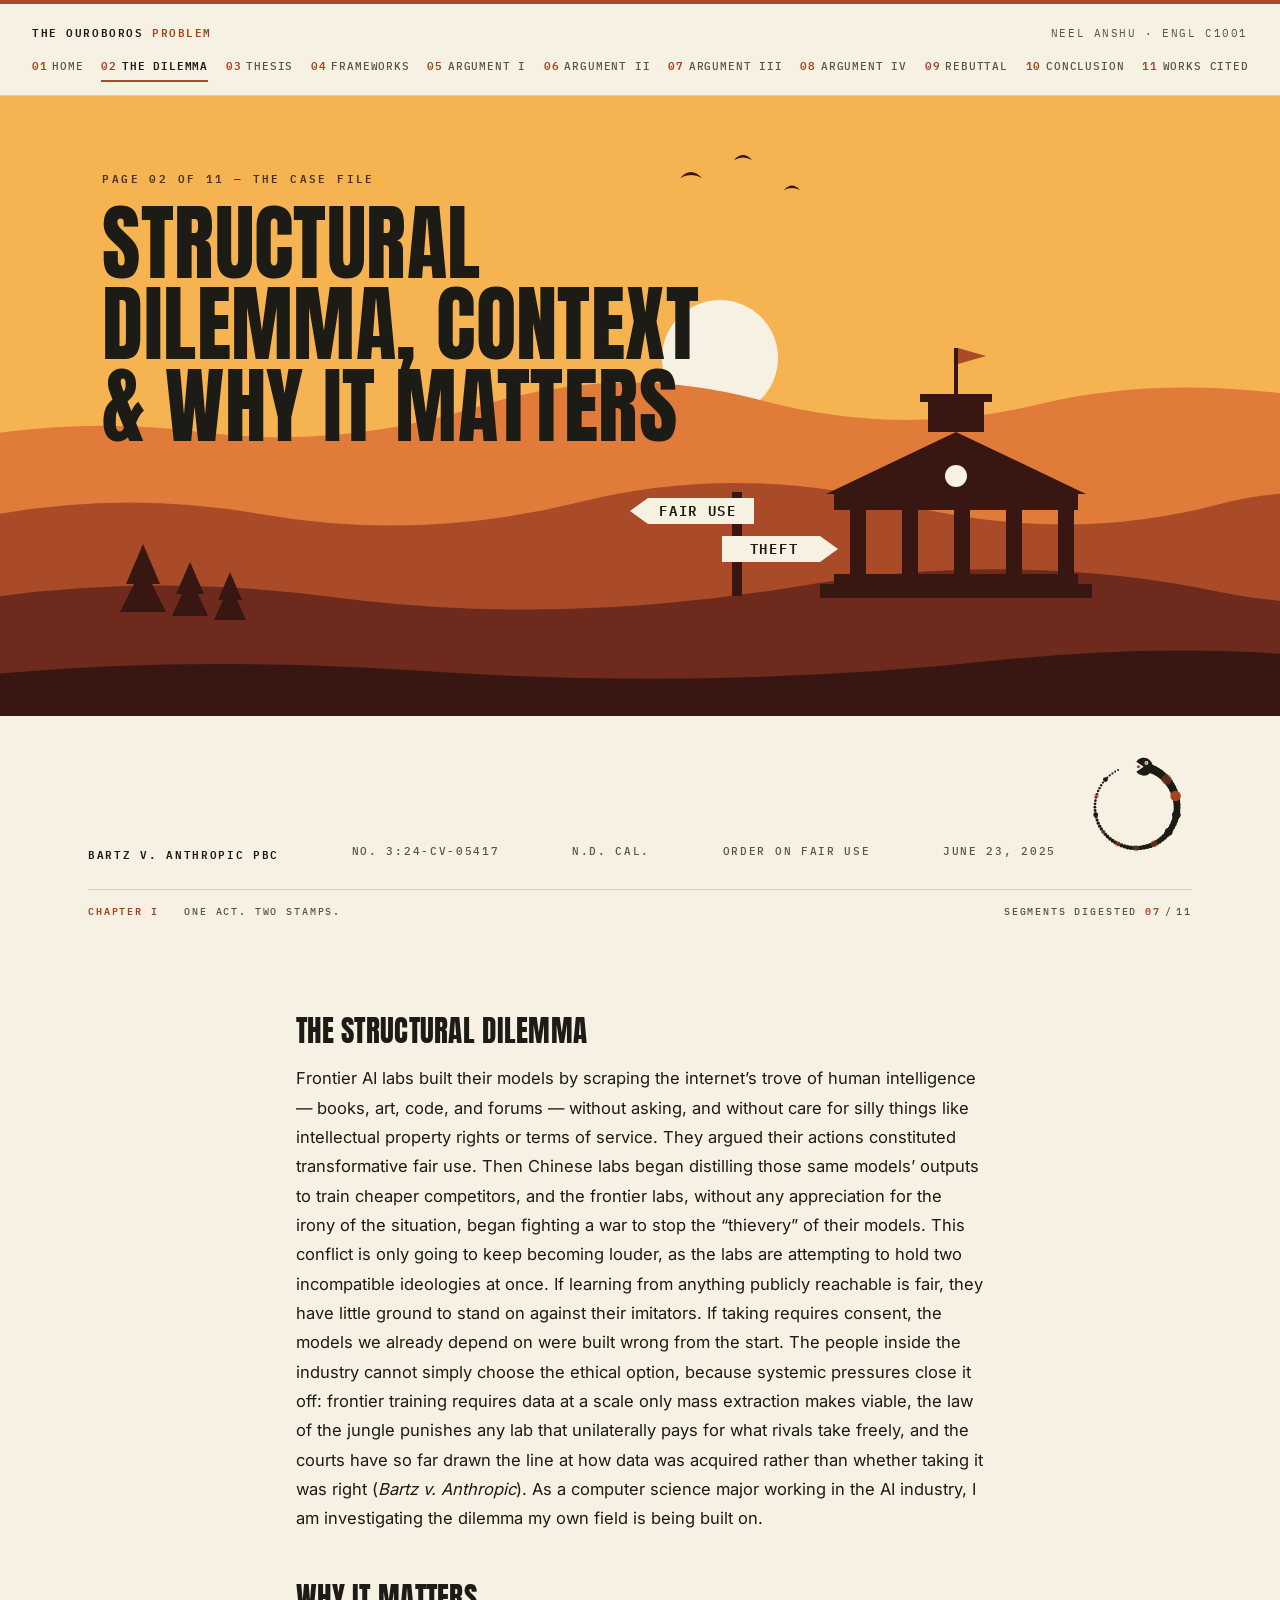
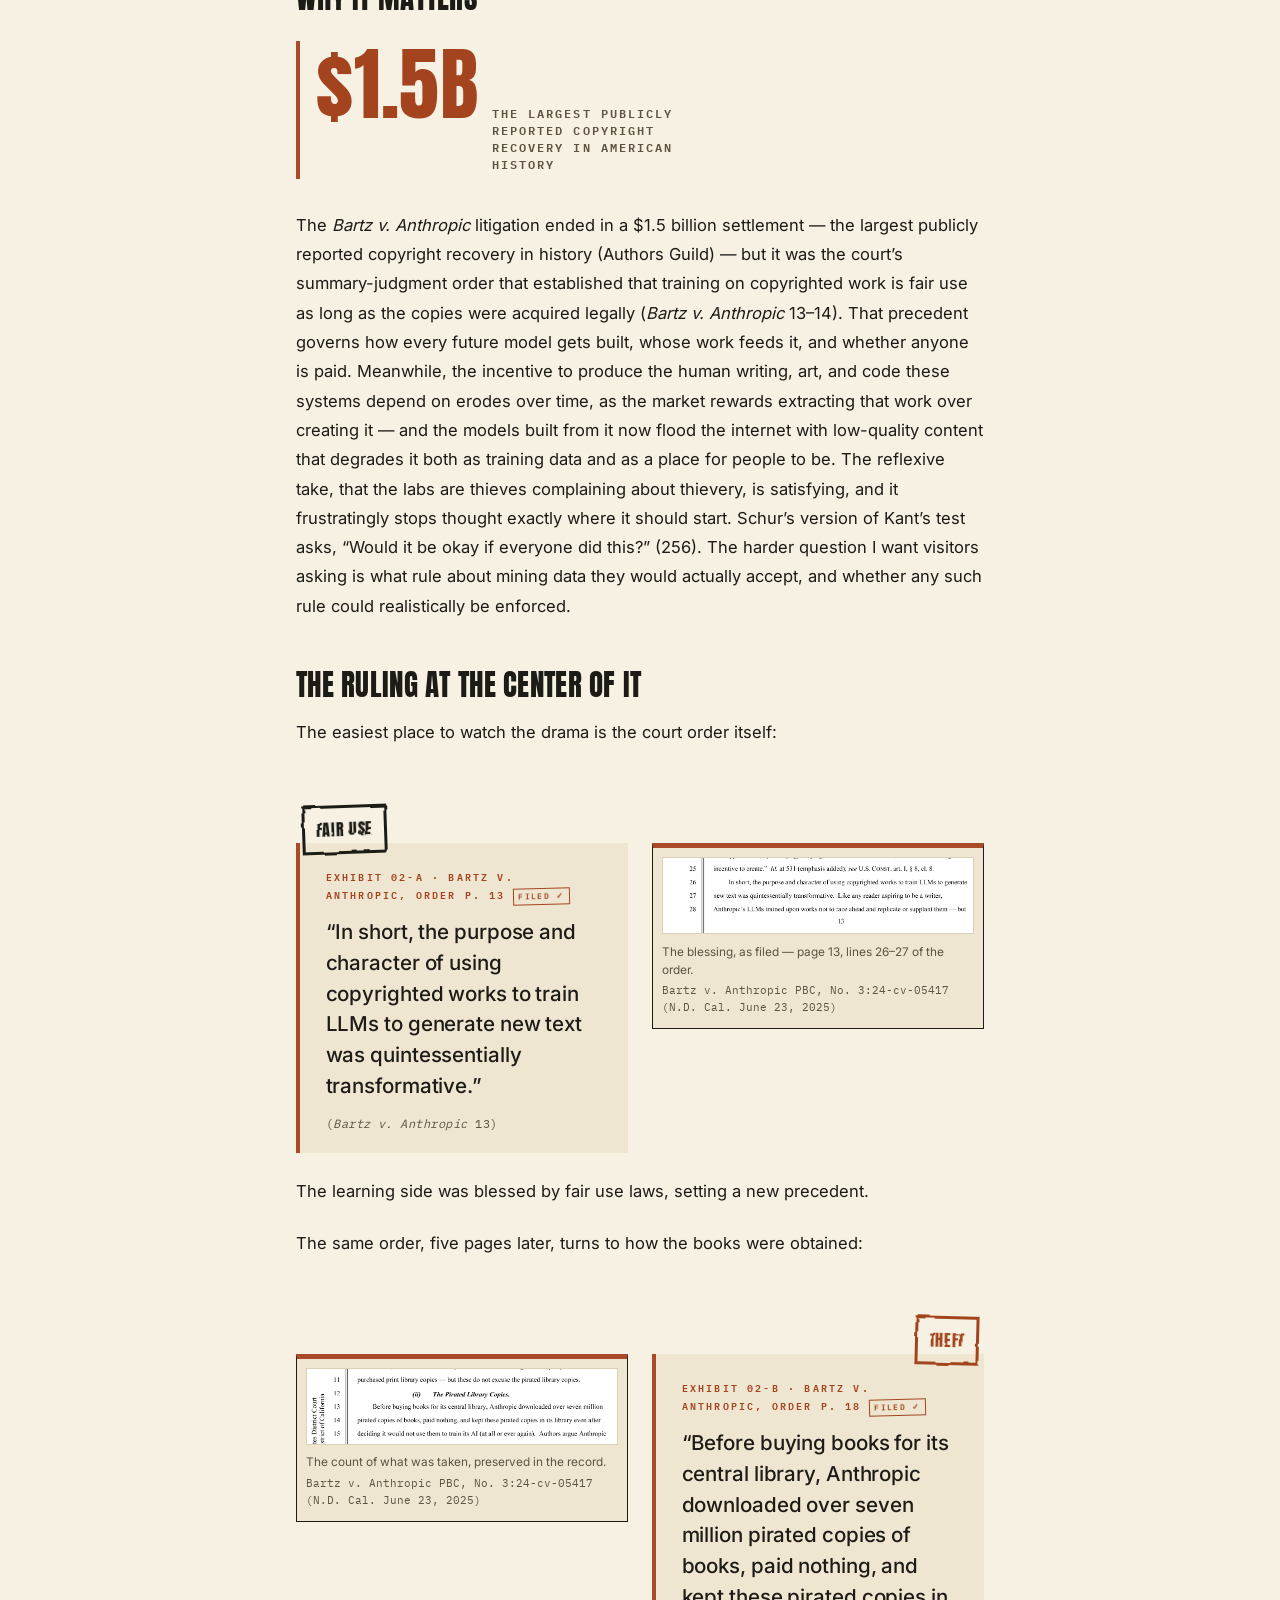
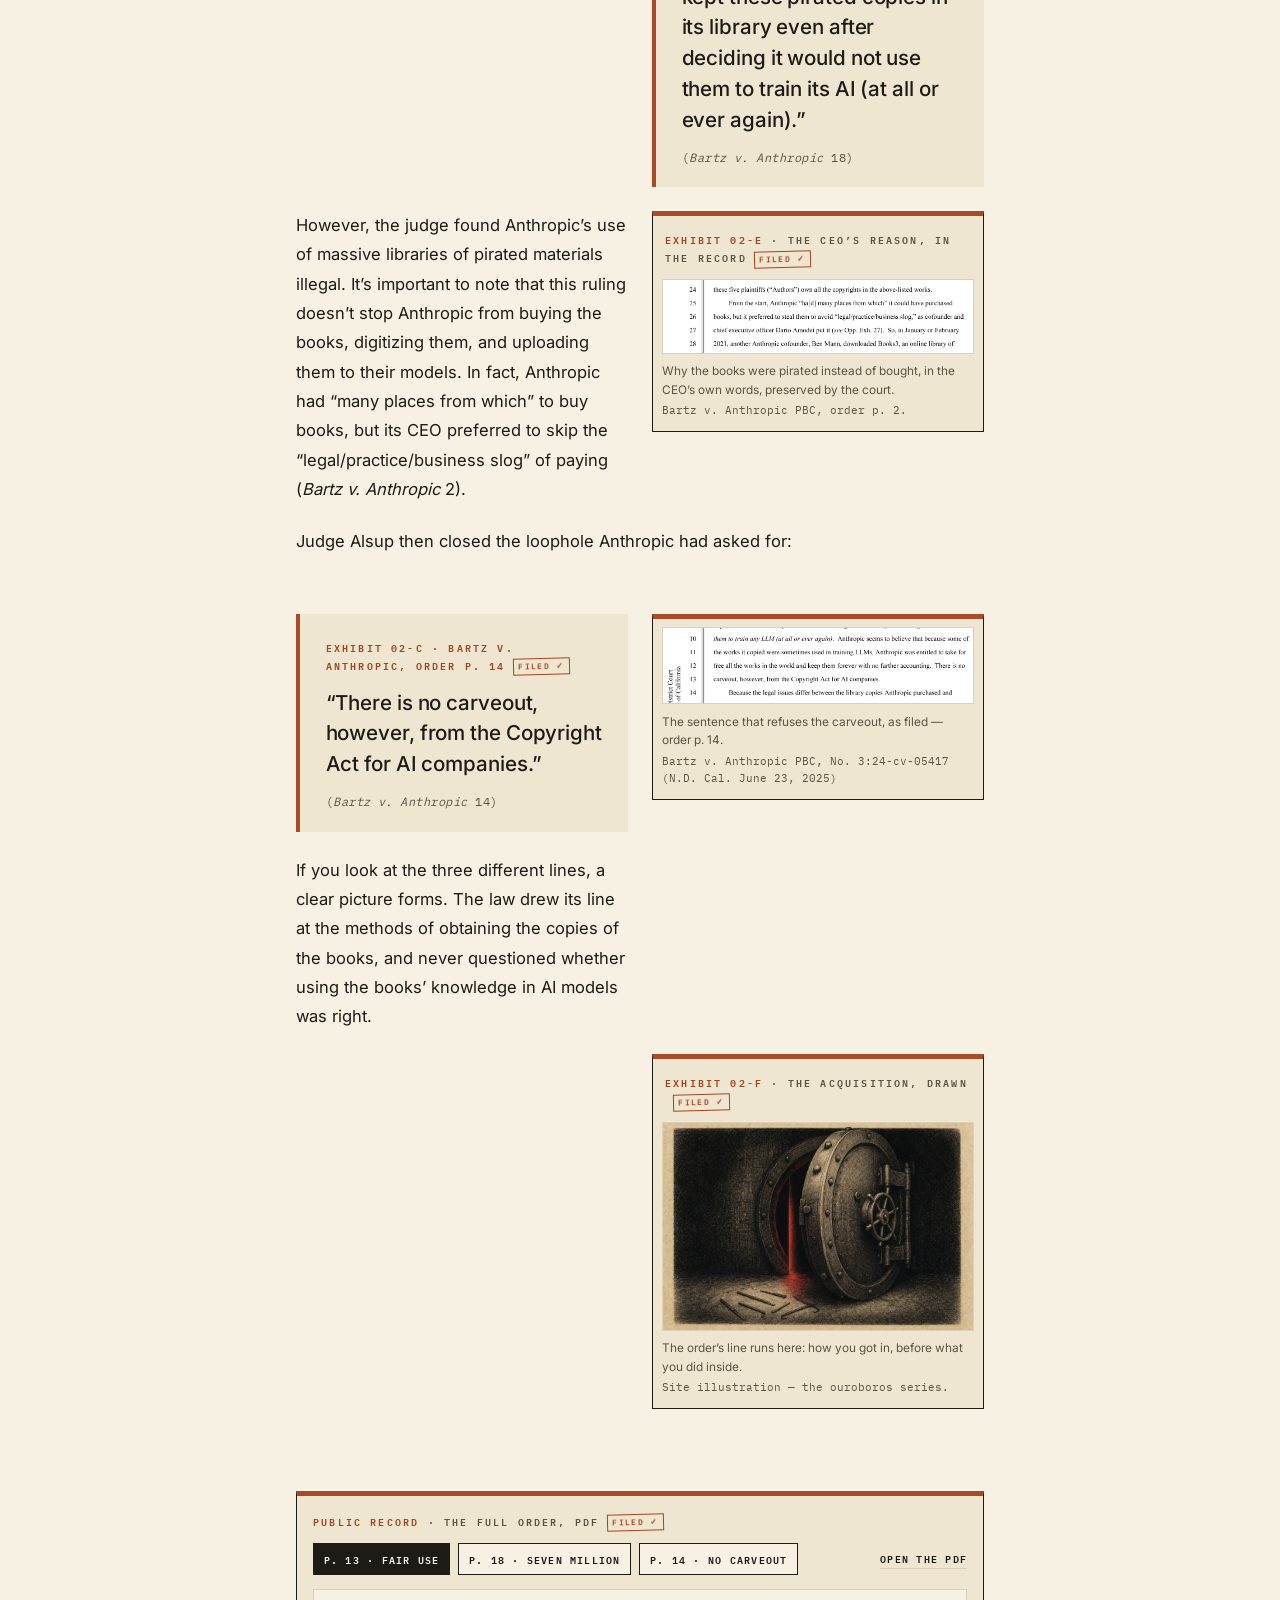
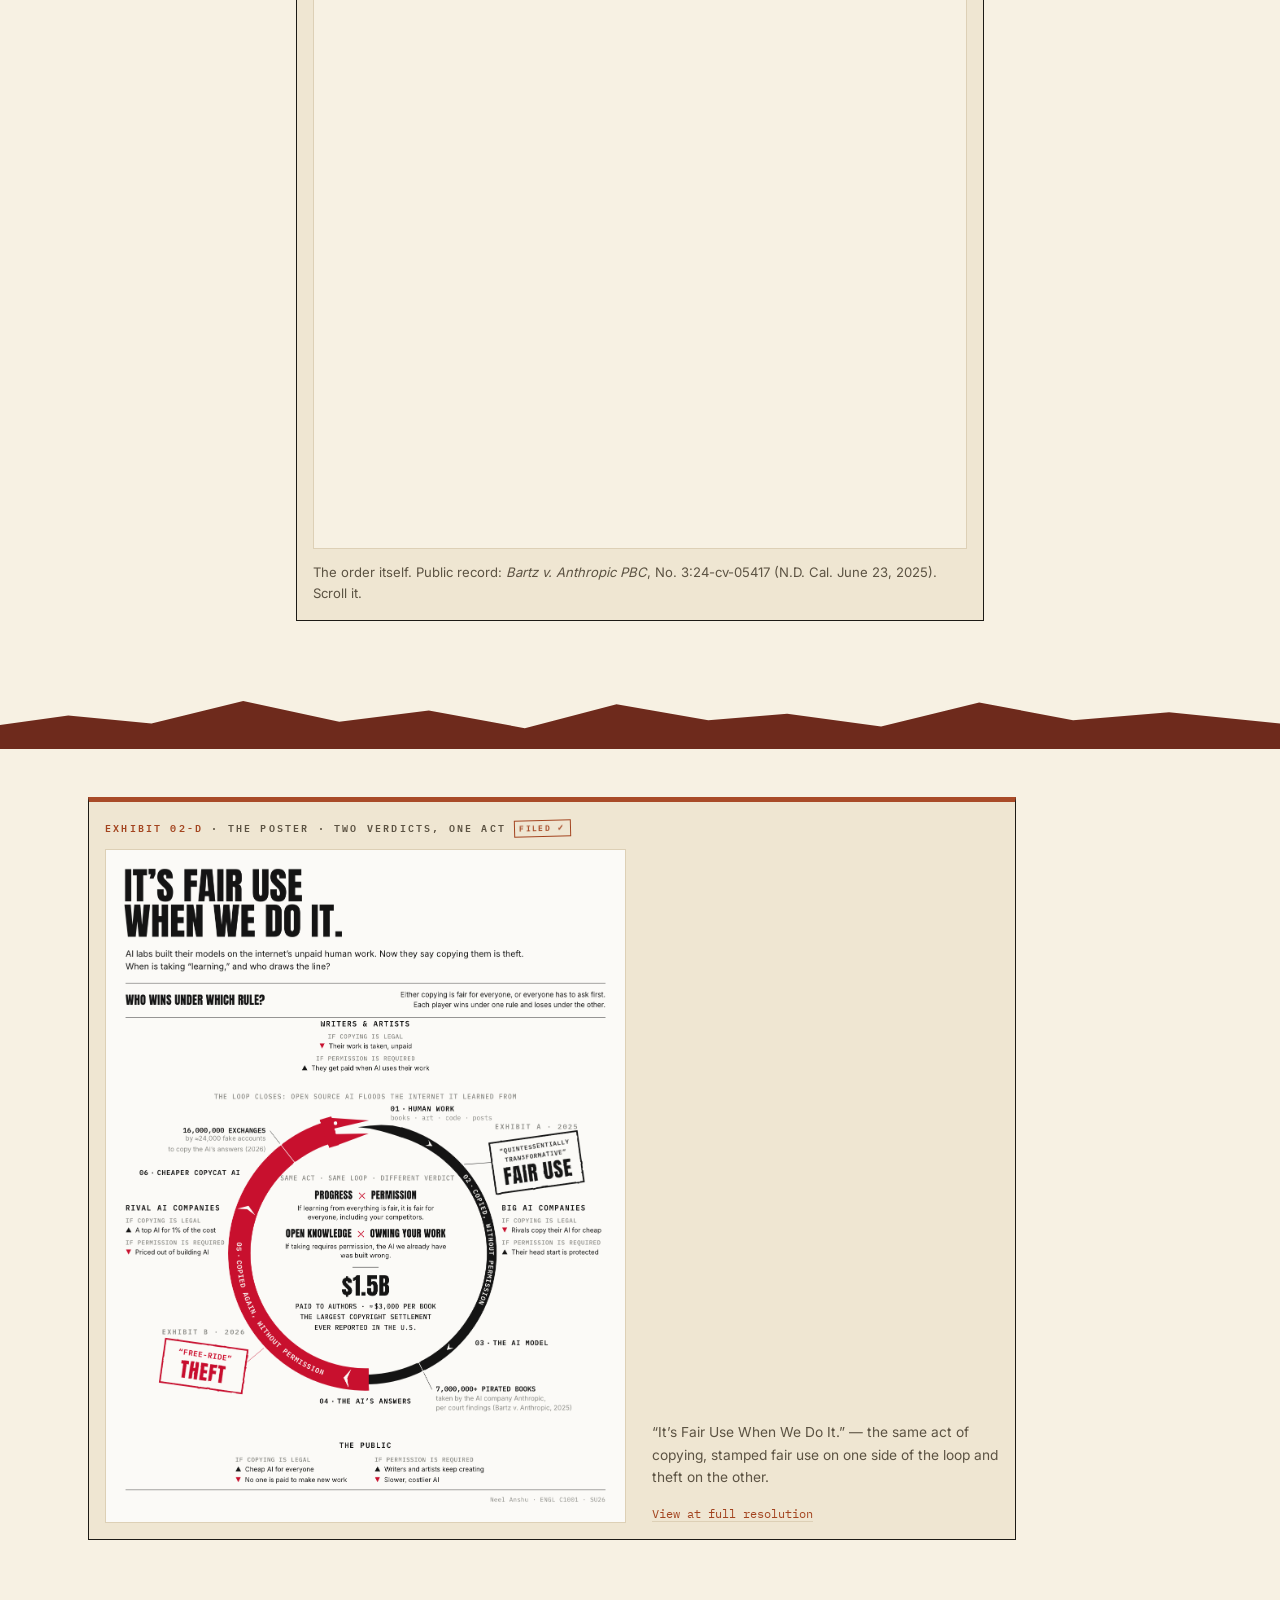
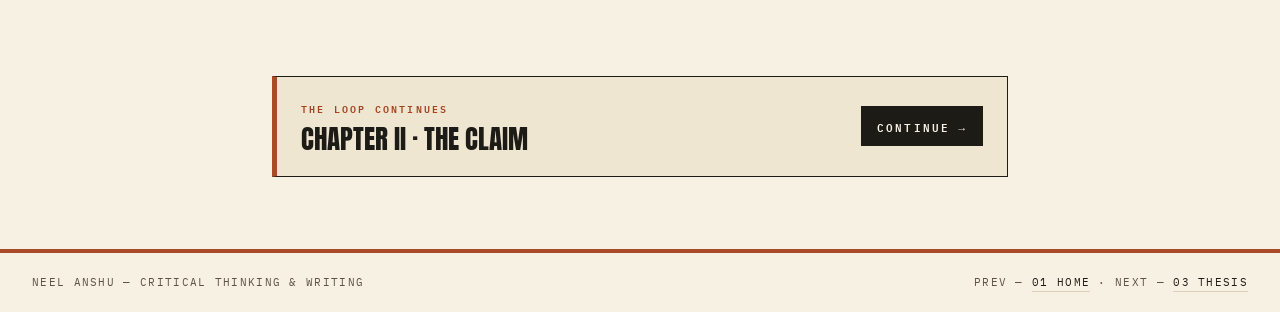
<file: dilemma.html>
<!DOCTYPE html>
<html lang="en">
<head>
<meta charset="UTF-8">
<meta name="viewport" content="width=device-width, initial-scale=1.0">
<title>Structural Dilemma, Context &amp; Why It Matters &mdash; The Ouroboros Problem</title>
<meta name="description" content="A project on AI, fair use, and the loop that feeds itself.">
<link rel="stylesheet" href="styles.css">
<style>
/* Page 02 — sunrise over the courthouse trailhead.
   Scoped to body.p-dilemma. Flat solid fills only —
   no frameworks, no radius, no shadows. */

/* ---- Hero vista: sunrise, headline seated on the left third ---- */
.p-dilemma .vista {
  align-items: flex-start;                 /* headline rides the sky */
  min-height: clamp(380px, 62vh, 620px);
}
.p-dilemma .vista .vista-content {
  padding-top: clamp(2.6rem, 8vh, 4.6rem);
  padding-bottom: clamp(11rem, 30vh, 17rem); /* keep text off the ridges */
}
.p-dilemma .vista .kicker { margin-bottom: 0.9rem; }
.p-dilemma h1.display { max-width: 21ch; }
.p-dilemma .vista svg text {
  font-family: var(--font-mono);
  font-weight: 600;
  letter-spacing: 0.12em;
  fill: var(--ink);
  text-anchor: middle;
  text-transform: uppercase;
}

/* Signature animation: the sun clears the far ridge on arrival. */
@media (prefers-reduced-motion: no-preference) {
  .p-dilemma .sun-rise { animation: p2-sunrise 2.8s var(--ease-stamp) both; }
  @keyframes p2-sunrise {
    from { transform: translateY(72px); }
    to   { transform: translateY(0); }
  }
}

/* ---- Case bar: docket line + minimap on paper, under the vista ---- */
.p-dilemma .casebar { margin-top: 2.2rem; }
.p-dilemma .pagehead .headings { flex: 1 1 auto; }
.p-dilemma .docketrule { height: 2px; background: var(--ink); }
.p-dilemma .docket {
  display: flex;
  flex-wrap: wrap;
  justify-content: space-between;
  gap: 0.45rem 2rem;
  padding-top: 0.75rem;
  font-family: var(--font-mono);
  font-size: 0.66rem;
  font-weight: 500;
  letter-spacing: 0.16em;
  text-transform: uppercase;
  color: var(--ink-soft);
}
.p-dilemma .docket b { color: var(--ink); font-weight: 600; }
.p-dilemma .casebar .quest-strip { padding-left: 0; padding-right: 0; }

.p-dilemma main { padding-bottom: 0; }
.p-dilemma .essay { padding-top: 3rem; }

/* ---- $1.5B statline: elevation marker ---- */
.p-dilemma .statline { margin: 1.7rem 0 2rem; padding-top: 0.2rem; padding-bottom: 0.3rem; }

/* ---- Evidence packets: placard pairs on the trail ---- */
.p-dilemma .packet { position: relative; margin-top: 3.6rem; }
.p-dilemma .packet .stampbox {
  position: relative;
  z-index: 1;
  margin: 0 0 -0.7rem 0.35rem;
}
.p-dilemma .packet blockquote.qs { margin: 0 0 1.4rem; }
.p-dilemma .packet figure.exhibit {
  margin: 0 0 1.5rem;
  padding: 0.55rem 0.55rem 0.75rem;
}
.p-dilemma .packet figure.exhibit .etag { margin: 0.35rem 0.2rem 0.7rem; }
.p-dilemma .packet figure.exhibit figcaption {
  margin-top: 0.55rem;
  font-size: 0.74rem;
  line-height: 1.55;
}
.p-dilemma .packet figure.exhibit .src { display: block; margin-top: 0.2rem; font-size: 0.68rem; }

/* ≥900px: each beat pairs its transcript with its artifact —
   the FAIR USE packet reads left-to-right, the THEFT packet mirrors it,
   like the two sign boards pointing opposite ways. */
@media (min-width: 900px) {
  .p-dilemma .packet {
    display: grid;
    grid-template-columns: repeat(2, minmax(0, 1fr));
    column-gap: 1.5rem;
    align-items: start;
  }
  .p-dilemma .packet > * { grid-column: 1 / -1; }
  .p-dilemma .packet blockquote.qs,
  .p-dilemma .packet figure.exhibit { margin-bottom: 1.5rem; }

  .p-dilemma .packet-fair .stampbox { justify-self: start; }
  .p-dilemma .packet-fair blockquote.qs { grid-column: 1; }
  .p-dilemma .packet-fair blockquote.qs + figure.exhibit { grid-column: 2; }

  .p-dilemma .packet-theft .stampbox { justify-self: end; margin-right: 0.35rem; }
  .p-dilemma .packet-theft blockquote.qs { grid-column: 2; }
  .p-dilemma .packet-theft blockquote.qs + figure.exhibit { grid-column: 1; grid-row: 2; }
  .p-dilemma .packet-theft > p.reveal { grid-column: 1; }
  .p-dilemma .packet-theft > p.reveal + figure.exhibit { grid-column: 2; grid-row: 3; }

  .p-dilemma .packet-plain blockquote.qs { grid-column: 1; }
  .p-dilemma .packet-plain blockquote.qs + figure.exhibit { grid-column: 2; }
  .p-dilemma .packet-plain > p.reveal { grid-column: 1; }
  .p-dilemma .packet-plain > p.reveal + figure.exhibit { grid-column: 2; grid-row: 3; }
}

/* ---- The order itself: embedded PDF + page-jump controls ---- */
.p-dilemma figure.order { margin-top: 3.6rem; margin-bottom: 4rem; }
.p-dilemma .pdfnav {
  display: flex;
  flex-wrap: wrap;
  align-items: center;
  gap: 0.5rem;
  margin-bottom: 0.85rem;
}
.p-dilemma .pgbtn {
  font-family: var(--font-mono);
  font-size: 0.64rem;
  font-weight: 600;
  letter-spacing: 0.12em;
  text-transform: uppercase;
  color: var(--ink);
  background: var(--paper);
  border: 1px solid var(--ink);
  padding: 0.6em 0.95em;
  cursor: pointer;
  transition: background 0.15s ease, color 0.15s ease;
}
.p-dilemma .pgbtn:hover { background: var(--paper-dim); }
.p-dilemma .pgbtn[aria-pressed="true"] { background: var(--ink); color: var(--paper); }
.p-dilemma .pgbtn:focus-visible,
.p-dilemma .pdfopen:focus-visible { outline: 2px solid var(--red); outline-offset: 2px; }
.p-dilemma .pdfopen {
  margin-left: auto;
  font-family: var(--font-mono);
  font-size: 0.64rem;
  font-weight: 600;
  letter-spacing: 0.12em;
  text-transform: uppercase;
  color: var(--ink);
  text-decoration: none;
  border-bottom: 1px solid var(--hairline);
  padding-bottom: 0.15em;
}
.p-dilemma .pdfopen:hover { border-bottom-color: var(--red); }
.p-dilemma figure.order iframe { height: 560px; transition: opacity 0.18s var(--ease-stamp); }
.p-dilemma figure.order.swapping iframe { opacity: 0; }

/* ---- Closing exhibit: the poster, left-set with side caption ---- */
.p-dilemma .appendix { padding-top: 3rem; padding-bottom: 4.5rem; }
.p-dilemma .appendix a {
  color: var(--accent-ink);
  text-decoration: none;
  border-bottom: 1px solid var(--hairline);
}
.p-dilemma .appendix a:hover { border-bottom-color: var(--accent-ink); }
.p-dilemma figure.poster {
  display: grid;
  grid-template-columns: minmax(0, 3fr) minmax(0, 2fr);
  column-gap: 1.6rem;
  align-items: end;
  max-width: 58rem;
  margin: 0 auto 0 0;
}
.p-dilemma figure.poster .etag { grid-column: 1 / -1; }
.p-dilemma figure.poster img { grid-column: 1; grid-row: 2; }
.p-dilemma figure.poster figcaption {
  grid-column: 2;
  grid-row: 2;
  align-self: end;
  margin: 0;
  font-size: 0.86rem;
  line-height: 1.65;
}
.p-dilemma figure.poster figcaption .src { display: block; margin-top: 0.9rem; }

/* ---- Small screens ---- */
@media (max-width: 760px) {
  .p-dilemma figure.poster { grid-template-columns: 1fr; }
  .p-dilemma figure.poster figcaption { grid-column: 1; grid-row: 3; margin-top: 0.9rem; }
}
@media (max-width: 560px) {
  .p-dilemma .vista { min-height: 440px; }
  .p-dilemma .vista .vista-content { padding-bottom: 12rem; }
  .p-dilemma .docket { font-size: 0.6rem; gap: 0.4rem 1.1rem; justify-content: flex-start; }
  .p-dilemma figure.order iframe { height: 380px; }
  .p-dilemma .pdfopen { margin-left: 0; }
}

@media (prefers-reduced-motion: reduce) {
  .p-dilemma figure.order iframe { transition: none; }
}
</style>
</head>
<body class="p-dilemma">

<header class="site">
  <div class="masthead">
    <a class="mark" href="index.html">The Ouroboros <em>Problem</em></a>
    <span class="tag">Neel Anshu &middot; ENGL C1001</span>
  </div>
  <nav class="toolbar" aria-label="Pages">
    <a href="index.html"><span class="num">01</span>Home</a>
    <a href="dilemma.html" aria-current="page"><span class="num">02</span>The Dilemma</a>
    <a href="thesis.html"><span class="num">03</span>Thesis</a>
    <a href="frameworks.html"><span class="num">04</span>Frameworks</a>
    <a href="argument-1.html"><span class="num">05</span>Argument I</a>
    <a href="argument-2.html"><span class="num">06</span>Argument II</a>
    <a href="argument-3.html"><span class="num">07</span>Argument III</a>
    <a href="argument-4.html"><span class="num">08</span>Argument IV</a>
    <a href="rebuttal.html"><span class="num">09</span>Rebuttal</a>
    <a href="conclusion.html"><span class="num">10</span>Conclusion</a>
    <a href="works-cited.html"><span class="num">11</span>Works Cited</a>
  </nav>
</header>

<main>

  <section class="vista hero">
    <!-- Sunrise vista: five flat bands, courthouse-as-ranger-station on the
         right third, two trail signs pointing opposite ways under a rising
         sun. Hand-authored, poster-flat, solid bands only. -->
    <svg viewBox="0 0 1440 620" preserveAspectRatio="xMidYMax slice" aria-hidden="true" focusable="false">
      <!-- the sun, rising from behind the far ridge, over the fork -->
      <g class="sun-rise">
        <circle cx="800" cy="262" r="58" fill="var(--paper)"/>
      </g>
      <!-- birds, sparse, circling above the sun -->
      <g fill="var(--ground)" transform="translate(34,-30)">
        <path d="M726,112 q11,-12 22,0 q-11,-6 -22,0 Z"/>
        <path d="M780,94 q9,-10 18,0 q-9,-5 -18,0 Z"/>
        <path d="M830,124 q8,-9 16,0 q-8,-4 -16,0 Z"/>
      </g>
      <!-- far ridge -->
      <path fill="var(--far)" d="M0,352 Q140,318 280,336 Q420,354 560,310 Q700,266 840,304 Q980,342 1120,308 Q1260,274 1440,310 L1440,620 L0,620 Z"/>
      <!-- mid ridge — one coil of the snake in the land -->
      <path fill="var(--mid)" d="M0,436 Q170,388 340,418 Q500,446 660,406 Q820,366 990,410 Q1150,448 1300,408 Q1380,388 1440,404 L1440,620 L0,620 Z"/>
      <!-- near ridge -->
      <path fill="var(--near)" d="M0,514 Q200,472 420,502 Q640,530 880,490 Q1100,454 1300,496 Q1380,512 1440,504 L1440,620 L0,620 Z"/>
      <!-- pines on the near ridge -->
      <g fill="var(--ground)">
        <path d="M223,448 L206,488 L214,488 L200,516 L246,516 L232,488 L240,488 Z"/>
        <path d="M270,466 L256,498 L262,498 L252,520 L288,520 L278,498 L284,498 Z"/>
        <path d="M310,476 L298,504 L303,504 L294,524 L326,524 L317,504 L322,504 Z"/>
      </g>
      <!-- the courthouse that reads as a ranger station -->
      <g fill="var(--ground)">
        <rect x="900" y="488" width="272" height="14"/>
        <rect x="914" y="478" width="244" height="10"/>
        <rect x="930"  y="414" width="16" height="64"/>
        <rect x="982"  y="414" width="16" height="64"/>
        <rect x="1034" y="414" width="16" height="64"/>
        <rect x="1086" y="414" width="16" height="64"/>
        <rect x="1138" y="414" width="16" height="64"/>
        <rect x="914" y="398" width="244" height="16"/>
        <path d="M1036,336 L906,398 L1166,398 Z"/>
        <rect x="1000" y="298" width="72" height="8"/>
        <rect x="1008" y="306" width="56" height="30"/>
        <rect x="1034" y="252" width="4" height="46"/>
      </g>
      <circle cx="1036" cy="380" r="11" fill="var(--paper)"/>
      <path fill="var(--accent)" d="M1038,252 L1066,260 L1038,268 Z"/>
      <!-- the fork: two trail signs, opposite ways -->
      <g>
        <rect x="812" y="396" width="10" height="104" fill="var(--ground)"/>
        <path fill="var(--paper)" d="M728,402 L834,402 L834,428 L728,428 L710,415 Z"/>
        <text x="778" y="420" font-size="14">Fair Use</text>
        <path fill="var(--paper)" d="M802,440 L900,440 L918,453 L900,466 L802,466 Z"/>
        <text x="854" y="458" font-size="14">Theft</text>
      </g>
      <!-- ground -->
      <path fill="var(--ground)" d="M0,586 Q240,556 520,576 Q800,594 1080,564 Q1280,544 1440,566 L1440,620 L0,620 Z"/>
    </svg>
    <div class="vista-content">
      <p class="kicker">Page 02 of 11 &mdash; the case file</p>
      <h1 class="display">Structural Dilemma, Context &amp; Why It Matters</h1>
    </div>
  </section>

  <section class="wide casebar">
    <div class="pagehead">
      <div class="headings docketbar">
        <div class="docketrule rule-draw"></div>
        <p class="docket">
          <span><b>Bartz v. Anthropic PBC</b></span>
          <span>No. 3:24-cv-05417</span>
          <span>N.D. Cal.</span>
          <span>Order on Fair Use</span>
          <span>June 23, 2025</span>
        </p>
      </div>
      <svg class="minimap" id="minimap" viewBox="0 0 120 120" role="navigation"
           aria-label="Site map: the ouroboros with this page highlighted"></svg>
    </div>
  </section>

  <div class="col essay">

    <h2 class="reveal">The Structural Dilemma</h2>
    <p class="reveal">Frontier AI labs built their models by scraping the internet&rsquo;s trove of human intelligence &mdash; books, art, code, and forums &mdash; without asking, and without care for silly things like intellectual property rights or terms of service. They argued their actions constituted transformative fair use. Then Chinese labs began distilling those same models&rsquo; outputs to train cheaper competitors, and the frontier labs, without any appreciation for the irony of the situation, began fighting a war to stop the &ldquo;thievery&rdquo; of their models. This conflict is only going to keep becoming louder, as the labs are attempting to hold two incompatible ideologies at once. If learning from anything publicly reachable is fair, they have little ground to stand on against their imitators. If taking requires consent, the models we already depend on were built wrong from the start. The people inside the industry cannot simply choose the ethical option, because systemic pressures close it off: frontier training requires data at a scale only mass extraction makes viable, the law of the jungle punishes any lab that unilaterally pays for what rivals take freely, and the courts have so far drawn the line at how data was acquired rather than whether taking it was right (<em>Bartz v. Anthropic</em>). As a computer science major working in the AI industry, I am investigating the dilemma my own field is being built on.</p>

    <h2 class="reveal">Why It Matters</h2>
    <div class="statline reveal d1">
      <span class="n red">$1.5B</span>
      <span class="u">the largest publicly reported copyright recovery in American history</span>
    </div>
    <p class="reveal">The <em>Bartz v. Anthropic</em> litigation ended in a $1.5 billion settlement &mdash; the largest publicly reported copyright recovery in history (Authors Guild) &mdash; but it was the court&rsquo;s summary-judgment order that established that training on copyrighted work is fair use as long as the copies were acquired legally (<em>Bartz v. Anthropic</em> 13&ndash;14). That precedent governs how every future model gets built, whose work feeds it, and whether anyone is paid. Meanwhile, the incentive to produce the human writing, art, and code these systems depend on erodes over time, as the market rewards extracting that work over creating it &mdash; and the models built from it now flood the internet with low-quality content that degrades it both as training data and as a place for people to be. The reflexive take, that the labs are thieves complaining about thievery, is satisfying, and it frustratingly stops thought exactly where it should start. Schur&rsquo;s version of Kant&rsquo;s test asks, &ldquo;Would it be okay if everyone did this?&rdquo; (256). The harder question I want visitors asking is what rule about mining data they would actually accept, and whether any such rule could realistically be enforced.</p>

    <h2 class="reveal">The Ruling at the Center of It</h2>

    <p class="reveal">The easiest place to watch the drama is the court order itself:</p>

    <div class="packet packet-fair">
      <p class="stampbox stamp d1">Fair Use</p>
      <blockquote class="qs">
        <span class="qtag">Exhibit 02-A &middot; Bartz v. Anthropic, order p. 13</span>
        <p>&ldquo;In short, the purpose and character of using copyrighted works to train LLMs to generate new text was quintessentially transformative.&rdquo;</p>
        <footer>(<em>Bartz v. Anthropic</em> 13)</footer>
      </blockquote>
      <figure class="exhibit reveal">
        <img src="assets/evidence/bartz-transformative-zoom.png"
             alt="Scan from page 13 of the court order. Typewritten lines 26 to 27 read: In short, the purpose and character of using copyrighted works to train LLMs to generate new text was quintessentially transformative.">
        <figcaption>The blessing, as filed &mdash; page 13, lines 26&ndash;27 of the order. <span class="src">Bartz v. Anthropic PBC, No. 3:24-cv-05417 (N.D. Cal. June 23, 2025)</span></figcaption>
      </figure>
      <p class="reveal">The learning side was blessed by fair use laws, setting a new precedent.</p>
    </div>

    <p class="reveal">The same order, five pages later, turns to how the books were obtained:</p>

    <div class="packet packet-theft">
      <p class="stampbox red stamp d2">Theft</p>
      <blockquote class="qs">
        <span class="qtag">Exhibit 02-B &middot; Bartz v. Anthropic, order p. 18</span>
        <p>&ldquo;Before buying books for its central library, Anthropic downloaded over seven million pirated copies of books, paid nothing, and kept these pirated copies in its library even after deciding it would not use them to train its AI (at all or ever again).&rdquo;</p>
        <footer>(<em>Bartz v. Anthropic</em> 18)</footer>
      </blockquote>
      <figure class="exhibit reveal">
        <img src="assets/evidence/bartz-sevenmillion-zoom.png"
             alt="Scan from page 18 of the court order. Typewritten lines read: Before buying books for its central library, Anthropic downloaded over seven million pirated copies of books, paid nothing, and kept these pirated copies in its library.">
        <figcaption>The count of what was taken, preserved in the record. <span class="src">Bartz v. Anthropic PBC, No. 3:24-cv-05417 (N.D. Cal. June 23, 2025)</span></figcaption>
      </figure>
      <p class="reveal">However, the judge found Anthropic&rsquo;s use of massive libraries of pirated materials illegal. It&rsquo;s important to note that this ruling doesn&rsquo;t stop Anthropic from buying the books, digitizing them, and uploading them to their models. In fact, Anthropic had &ldquo;many places from which&rdquo; to buy books, but its CEO preferred to skip the &ldquo;legal/practice/business slog&rdquo; of paying (<em>Bartz v. Anthropic</em> 2).</p>

<figure class="exhibit reveal">
  <span class="etag"><b>Exhibit 02-E</b> &middot; the CEO&rsquo;s reason, in the record</span>
  <img src="assets/evidence/bartz-slog-zoom.png" alt="Scan from page 2 of the court order quoting Anthropic's CEO preferring to avoid the legal/practice/business slog of buying books." loading="lazy">
  <figcaption>Why the books were pirated instead of bought, in the CEO&rsquo;s own words, preserved by the court. <span class="src">Bartz v. Anthropic PBC, order p. 2.</span></figcaption>
</figure>
    </div>

    <p class="reveal">Judge Alsup then closed the loophole Anthropic had asked for:</p>

    <div class="packet packet-plain">
      <blockquote class="qs">
        <span class="qtag">Exhibit 02-C &middot; Bartz v. Anthropic, order p. 14</span>
        <p>&ldquo;There is no carveout, however, from the Copyright Act for AI companies.&rdquo;</p>
        <footer>(<em>Bartz v. Anthropic</em> 14)</footer>
      </blockquote>
      <figure class="exhibit reveal">
        <img src="assets/evidence/bartz-carveout-zoom.png"
             alt="Scan from the court order. Typewritten lines read: There is no carveout, however, from the Copyright Act for AI companies.">
        <figcaption>The sentence that refuses the carveout, as filed &mdash; order p. 14. <span class="src">Bartz v. Anthropic PBC, No. 3:24-cv-05417 (N.D. Cal. June 23, 2025)</span></figcaption>
      </figure>
      <p class="reveal">If you look at the three different lines, a clear picture forms. The law drew its line at the methods of obtaining the copies of the books, and never questioned whether using the books&rsquo; knowledge in AI models was right.</p>

<figure class="exhibit reveal">
  <span class="etag"><b>Exhibit 02-F</b> &middot; the acquisition, drawn</span>
  <img src="assets/art/oro_vault.jpg" alt="Woodcut-style engraving of a massive vault door pried ajar in darkness, a thin red gap of light, lockpicks scattered on the floor." loading="lazy">
  <figcaption>The order&rsquo;s line runs here: how you got in, before what you did inside. <span class="src">Site illustration &mdash; the ouroboros series.</span></figcaption>
</figure>
    </div>

    <figure class="exhibit order reveal">
      <span class="etag"><b>Public record</b> &middot; the full order, PDF</span>
      <div class="pdfnav" role="group" aria-label="Jump the order to a cited page">
        <button type="button" class="pgbtn" data-page="13" aria-pressed="true">p. 13 &middot; fair use</button>
        <button type="button" class="pgbtn" data-page="18" aria-pressed="false">p. 18 &middot; seven million</button>
        <button type="button" class="pgbtn" data-page="14" aria-pressed="false">p. 14 &middot; no carveout</button>
        <a class="pdfopen" href="assets/evidence/bartz-order.pdf">Open the PDF</a>
      </div>
      <iframe id="orderframe" src="assets/evidence/bartz-order.pdf#page=13"
              title="Bartz v. Anthropic, Order on Fair Use (N.D. Cal. 2025)" loading="lazy"></iframe>
      <figcaption>The order itself. Public record: <em>Bartz v. Anthropic PBC</em>, No. 3:24-cv-05417 (N.D. Cal. June 23, 2025). Scroll it.</figcaption>
    </figure>

  </div>

  <div class="ridge-divider" aria-hidden="true"></div>

  <section class="wide appendix">
    <figure class="exhibit poster reveal">
      <span class="etag"><b>Exhibit 02-D</b> &middot; the poster &middot; two verdicts, one act</span>
      <img src="assets/infographic.png"
           alt="Poster titled ‘It’s Fair Use When We Do It.’ A snake drawn as a circular pipeline eats its own tail. Its black half — human work copied into an AI model — is stamped ‘quintessentially transformative: FAIR USE.’ Its red half — the AI’s answers copied again into a cheaper copycat — is thicker (16 million exchanges by about 24,000 fake accounts vs. 7 million pirated books, drawn to scale) and stamped ‘free-ride: THEFT.’ Around the loop, four groups each win under one rule and lose under the other; at center sit the value collisions and the $1.5 billion paid to authors.">
      <figcaption>&ldquo;It&rsquo;s Fair Use When We Do It.&rdquo; &mdash; the same act of copying, stamped fair use on one side of the loop and theft on the other. <span class="src"><a href="assets/infographic-fullres.png">View at full resolution</a></span></figcaption>
    </figure>
  </section>

</main>

<footer class="site">
  <span>Neel Anshu &mdash; Critical Thinking &amp; Writing</span>
  <span>Prev &mdash; <a href="index.html">01 Home</a>&nbsp;&middot;&nbsp;Next &mdash; <a href="thesis.html">03 Thesis</a></span>
</footer>

<script>window.SITE_PAGES = [{"href": "index.html", "num": "01", "label": "Home"}, {"href": "dilemma.html", "num": "02", "label": "The Dilemma"}, {"href": "thesis.html", "num": "03", "label": "Thesis"}, {"href": "frameworks.html", "num": "04", "label": "Frameworks"}, {"href": "argument-1.html", "num": "05", "label": "Argument I"}, {"href": "argument-2.html", "num": "06", "label": "Argument II"}, {"href": "argument-3.html", "num": "07", "label": "Argument III"}, {"href": "argument-4.html", "num": "08", "label": "Argument IV"}, {"href": "rebuttal.html", "num": "09", "label": "Rebuttal"}, {"href": "conclusion.html", "num": "10", "label": "Conclusion"}, {"href": "works-cited.html", "num": "11", "label": "Works Cited"}];</script>
<script src="snake.js"></script>
<script src="site.js"></script>
<script src="quest.js"></script>
<script>buildMini(document.getElementById('minimap'), window.SITE_PAGES, 1);</script>
<script>
/* Page 02 only: page-jump controls for the embedded order.
   Swapping src reloads the PDF viewer, so the frame is rebuilt;
   a short opacity dip masks the reload flash — skipped entirely
   under prefers-reduced-motion. */
(function () {
  var frame = document.getElementById("orderframe");
  if (!frame) return;
  var fig = frame.closest("figure");
  var btns = Array.prototype.slice.call(document.querySelectorAll(".pgbtn"));
  var reduced = window.matchMedia("(prefers-reduced-motion: reduce)");

  btns.forEach(function (btn) {
    btn.addEventListener("click", function () {
      if (btn.getAttribute("aria-pressed") === "true") return;
      btns.forEach(function (b) { b.setAttribute("aria-pressed", "false"); });
      btn.setAttribute("aria-pressed", "true");

      var target = "assets/evidence/bartz-order.pdf#page=" + btn.getAttribute("data-page");
      function swap() {
        var next = frame.cloneNode(false);
        next.src = target;
        frame.replaceWith(next);
        frame = next;
        requestAnimationFrame(function () { fig.classList.remove("swapping"); });
      }
      if (reduced.matches) { swap(); }
      else { fig.classList.add("swapping"); window.setTimeout(swap, 180); }
    });
  });
})();
</script>

</body>
</html>
</file>
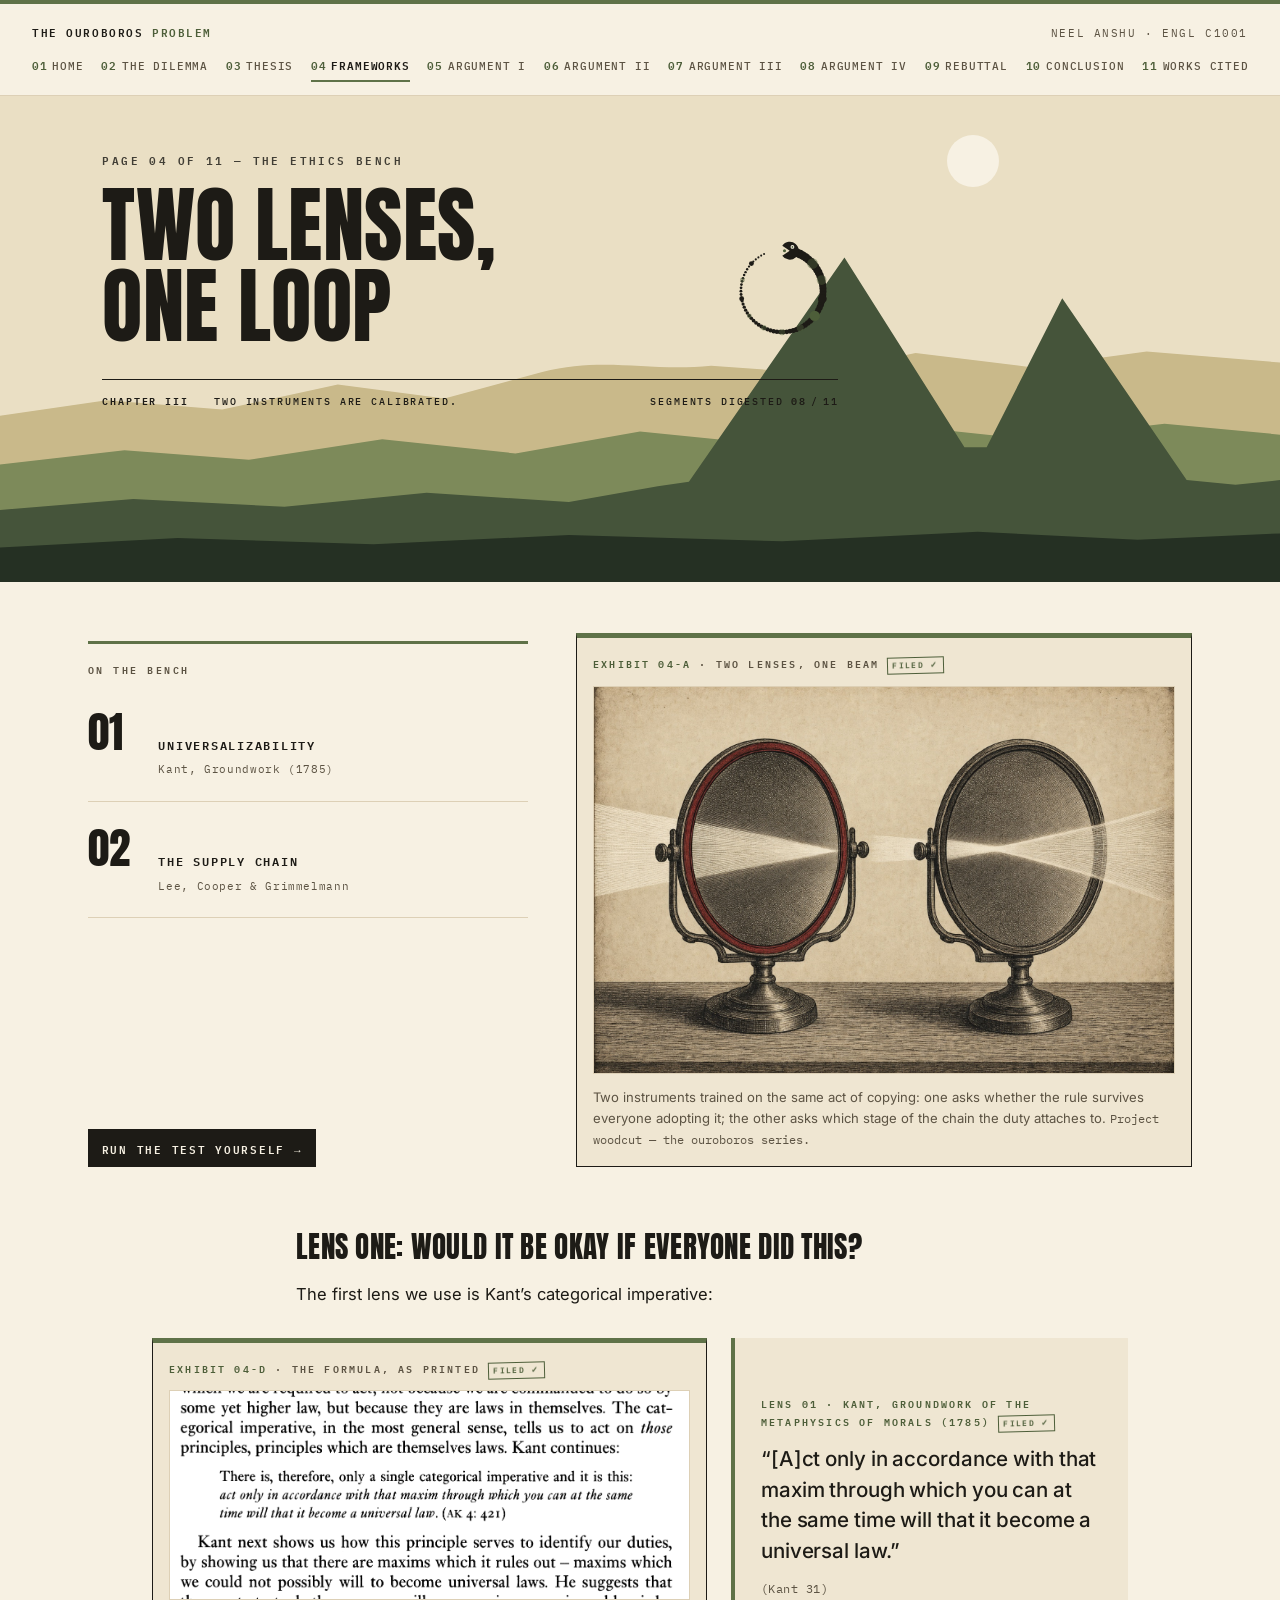
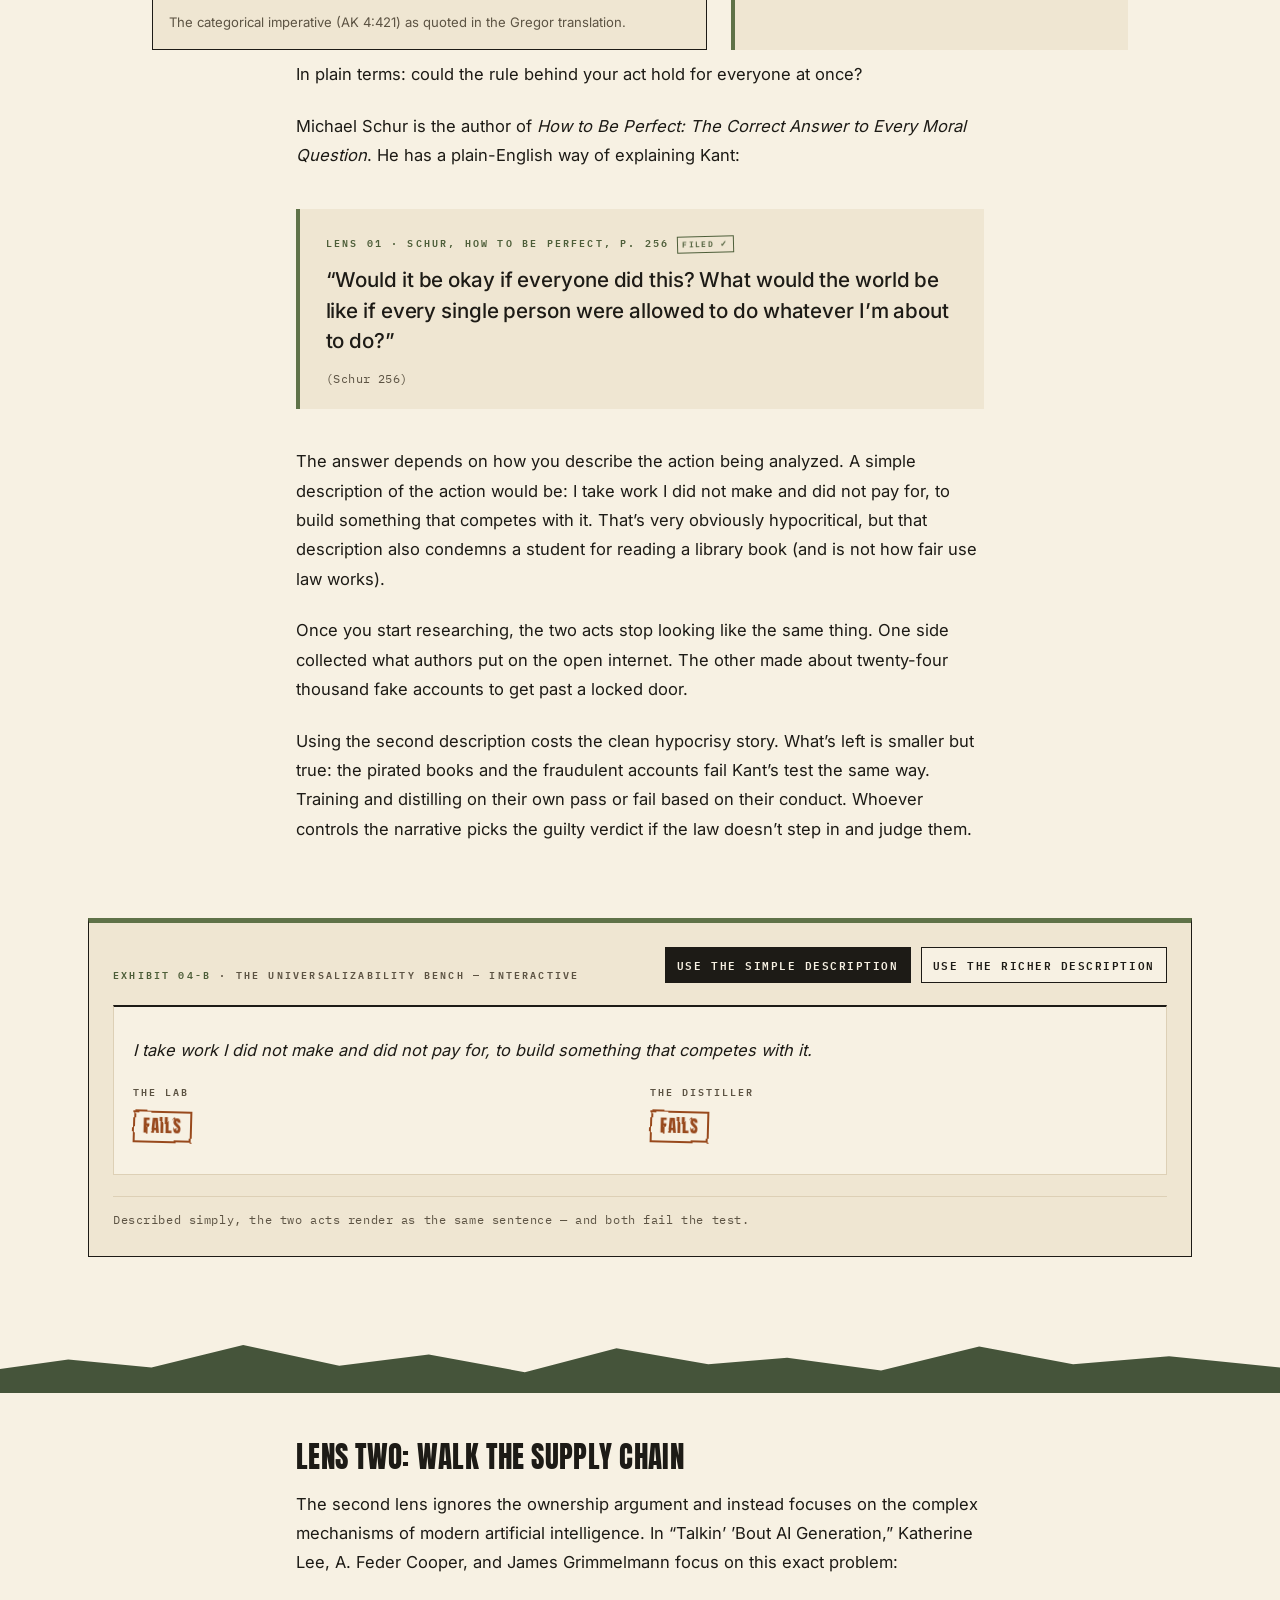
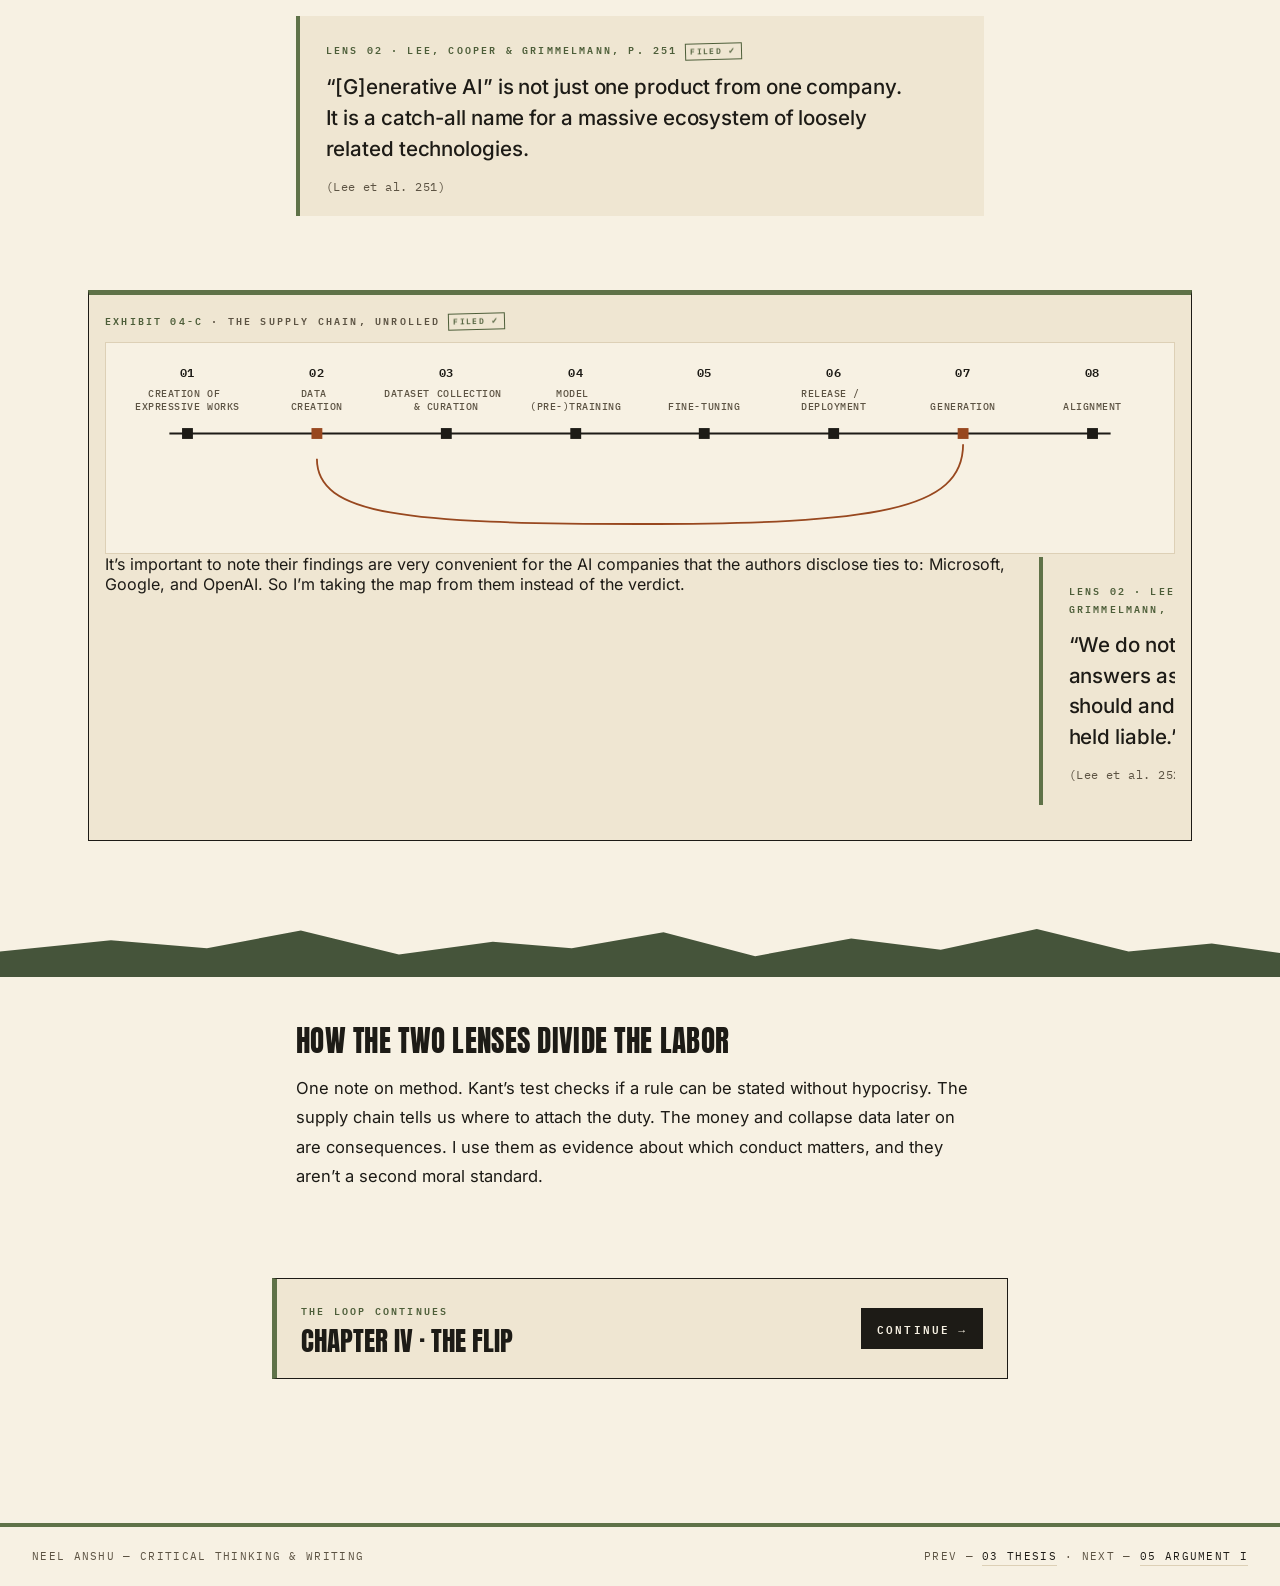
<file: frameworks.html>
<!DOCTYPE html>
<html lang="en">
<head>
<meta charset="UTF-8">
<meta name="viewport" content="width=device-width, initial-scale=1.0">
<title>Two Lenses, One Loop &mdash; The Ouroboros Problem</title>
<meta name="description" content="A project on AI, fair use, and the loop that feeds itself.">
<link rel="stylesheet" href="styles.css">
<style>
/* ── Page 04 · Frameworks — HIGH NOON — scoped under body.p-frameworks ──
   Vista: two peaks (two lenses) on the right third, small bleached sun
   in the saddle. Signature animation: the sun climbs to its noon mark
   on load. Flat palette fills only, screen-print style. Radius 0. */

.p-frameworks main { padding: 0 0 4.5rem; }
.p-frameworks #lens-one, .p-frameworks #lens-two,
.p-frameworks #bench { scroll-margin-top: 7.5rem; }

/* ── The noon vista ── */
.p-frameworks .vista { align-items: flex-start; }
.p-frameworks .vista .pagehead { margin: 0; width: 100%; }
.p-frameworks .vista .quest-strip {
  border-top-color: var(--ink);
  color: var(--ink);
  padding-left: 0; padding-right: 0;
  margin-top: 2rem;
}
.p-frameworks .vista .quest-strip .q-chap,
.p-frameworks .vista .quest-strip .q-prog b { color: inherit; }

/* The sun at its noon mark: small, high, bleached paper-white. */
.p-frameworks .noon-sun {
  top: 8%; left: 74%;
  --motif-size: 52px;
  background: var(--paper);
}
@media (prefers-reduced-motion: no-preference) {
  .p-frameworks .noon-sun { animation: noon-rise 1.6s var(--ease-stamp) both; }
  @keyframes noon-rise {
    from { transform: translateY(30px); opacity: 0; }
    to   { transform: none; opacity: 1; }
  }
}

/* ── Trailhead: index rail left, woodcut placard right (asymmetric) ── */
.p-frameworks .trailhead {
  display: grid;
  grid-template-columns: minmax(16rem, 5fr) 7fr;
  gap: 3rem;
  align-items: stretch;
  margin-top: 3.2rem;
  margin-bottom: 4rem;
}
.p-frameworks .rail { display: flex; flex-direction: column; padding-top: 0.5rem; min-width: 0; }
.p-frameworks .rail .tr { height: 3px; background: var(--accent); margin-bottom: 1rem; }
.p-frameworks .rail-cap {
  font-family: var(--font-mono);
  font-size: 0.64rem; font-weight: 600;
  letter-spacing: 0.24em; text-transform: uppercase;
  color: var(--ink-soft);
  margin-bottom: 0.4rem;
}
.p-frameworks .lensrow {
  display: flex; gap: 1.3rem; align-items: baseline;
  padding: 1.55rem 0;
  border-bottom: 1px solid var(--hairline);
  text-decoration: none; color: inherit;
}
.p-frameworks .lensrow .ln {
  font-family: var(--font-display);
  font-size: 2.7rem; line-height: 1;
  color: var(--ink); min-width: 3.1rem;
  transition: color 0.15s ease;
}
.p-frameworks .lensrow .lt {
  display: block;
  font-family: var(--font-mono);
  font-size: 0.78rem; font-weight: 600;
  letter-spacing: 0.14em; text-transform: uppercase;
  color: var(--ink);
}
.p-frameworks .lensrow .ls {
  display: block;
  font-family: var(--font-mono);
  font-size: 0.66rem; letter-spacing: 0.06em;
  color: var(--ink-soft);
  margin-top: 0.45rem;
}
.p-frameworks .lensrow:hover .ln,
.p-frameworks .lensrow:focus-visible .ln { color: var(--accent-ink); }
.p-frameworks .lensrow:focus-visible { outline: 2px solid var(--accent-ink); outline-offset: 3px; }
.p-frameworks .runlink {
  margin-top: auto; align-self: flex-start;
  font-family: var(--font-mono);
  font-size: 0.68rem; font-weight: 600;
  letter-spacing: 0.16em; text-transform: uppercase;
  color: var(--paper); background: var(--ink);
  text-decoration: none;
  padding: 0.85em 1.25em;
  transition: background 0.18s var(--ease-stamp);
}
.p-frameworks .runlink:hover { background: var(--accent-ink); }
.p-frameworks .runlink:focus-visible { outline: 2px solid var(--accent-ink); outline-offset: 3px; }
.p-frameworks .hero-fig.exhibit { margin: 0; }

/* ── Pull-alongside: the printed formula and its transcription pair up ── */
.p-frameworks .pairband { max-width: 64rem; margin-top: 0.4rem; margin-bottom: 0.6rem; }
.p-frameworks .pairband figure.exhibit { margin: 0; }
.p-frameworks .pairband blockquote.qs { margin: 1.5rem 0 0; }
@media (min-width: 900px) {
  .p-frameworks .pairband {
    display: grid;
    grid-template-columns: 7fr 5fr;
    gap: 1.5rem;
    align-items: stretch;
  }
  .p-frameworks .pairband blockquote.qs {
    margin: 0;
    display: flex; flex-direction: column; justify-content: center;
  }
}

/* Short disclaimer quote hangs in the right margin beside its paragraph */
@media (min-width: 1200px) {
  .p-frameworks .pull-right {
    float: right;
    width: 21rem;
    margin: 0.2rem -12.5rem 1.2rem 2rem;
  }
}
.p-frameworks .essay::after { content: ""; display: table; clear: both; }

/* ── Ridgeline divider rhythm ── */
.p-frameworks .ridge-divider { margin-top: 4.5rem; }

/* ── The universalizability bench (Exhibit 04-B, interactive placard) ── */
.p-frameworks .bench {
  border: 1px solid var(--ink);
  border-top: 5px solid var(--accent);
  background: var(--paper-dim);
  padding: 1.5rem 1.5rem 1.6rem;
  margin: 3.2rem 0;
}
.p-frameworks .btag {
  display: block;
  font-family: var(--font-mono);
  font-size: 0.62rem; font-weight: 600;
  letter-spacing: 0.22em; text-transform: uppercase;
  color: var(--ink-soft);
}
.p-frameworks .btag b { color: var(--accent-ink); font-weight: 600; }
.p-frameworks .bench-head {
  display: flex; justify-content: space-between; align-items: flex-end;
  gap: 1rem 1.5rem; flex-wrap: wrap;
  margin-bottom: 1.4rem;
}
.p-frameworks .bench-controls { display: flex; gap: 0.6rem; flex-wrap: wrap; }
.p-frameworks .bbtn {
  font-family: var(--font-mono);
  font-size: 0.68rem; font-weight: 600;
  letter-spacing: 0.14em; text-transform: uppercase;
  padding: 0.7em 1.05em;
  background: var(--paper); color: var(--ink);
  border: 1.5px solid var(--ink);
  cursor: pointer;
  transition: background 0.15s ease, color 0.15s ease, border-color 0.15s ease;
}
.p-frameworks .bbtn:hover { color: var(--accent-ink); border-color: var(--accent-ink); }
.p-frameworks .bbtn[aria-pressed="true"] {
  background: var(--ink); color: var(--paper); border-color: var(--ink);
}
.p-frameworks .bbtn[aria-pressed="true"]:hover { color: var(--paper); border-color: var(--ink); }
.p-frameworks .bbtn:focus-visible { outline: 2px solid var(--accent-ink); outline-offset: 2px; }

.p-frameworks .stage {
  display: grid;
  grid-template-columns: 1fr 1fr;
  gap: 1.3rem;
}
.p-frameworks .acard {
  background: var(--paper);
  border: 1px solid var(--hairline);
  border-top: 2px solid var(--ink);
  padding: 1.15rem 1.2rem 1.25rem;
  display: flex; flex-direction: column; gap: 0.8rem;
  min-width: 0;
}
.p-frameworks .stage .acard {
  transition: opacity 0.45s var(--ease-stamp), transform 0.45s var(--ease-stamp),
              visibility 0s linear 0.45s;
}
.p-frameworks .stage .card-a { grid-column: 1; grid-row: 1; }
.p-frameworks .stage .card-b { grid-column: 2; grid-row: 1; }
.p-frameworks .stage .card-m { grid-column: 1 / -1; grid-row: 1; }

/* thin = merged card visible; split cards slide to centre and dissolve */
.p-frameworks .stage.is-thin .card-a {
  opacity: 0; visibility: hidden;
  transform: translateX(54%) scale(0.98);
  transition-delay: 0s, 0s, 0.45s;
}
.p-frameworks .stage.is-thin .card-b {
  opacity: 0; visibility: hidden;
  transform: translateX(-54%) scale(0.98);
  transition-delay: 0s, 0s, 0.45s;
}
.p-frameworks .stage.is-thin .card-m {
  opacity: 1; visibility: visible; transform: none;
  transition-delay: 0.1s, 0.1s, 0.1s;
}
/* thick = merged card tears apart; split cards fly outward from centre */
.p-frameworks .stage.is-thick .card-m {
  opacity: 0; visibility: hidden;
  transform: scale(1.02, 1.05);
  transition-delay: 0s, 0s, 0.45s;
}
.p-frameworks .stage.is-thick .card-a,
.p-frameworks .stage.is-thick .card-b {
  opacity: 1; visibility: visible; transform: none;
  transition-delay: 0.1s, 0.1s, 0.1s;
}

.p-frameworks .ptag {
  font-family: var(--font-mono);
  font-size: 0.62rem; font-weight: 600;
  letter-spacing: 0.2em; text-transform: uppercase;
  color: var(--ink-soft);
}
.p-frameworks .act { font-size: 1.02rem; line-height: 1.62; margin: 0; }
.p-frameworks .act em { font-style: italic; }
.p-frameworks .vrow { margin-top: auto; display: flex; justify-content: flex-end; }
.p-frameworks .card-m { justify-content: center; }
.p-frameworks .card-m .duo,
.p-frameworks .bench-static .duo {
  display: grid; grid-template-columns: 1fr 1fr; gap: 1.3rem;
  margin-top: 0.4rem;
}
.p-frameworks .duo > div { display: flex; flex-direction: column; gap: 0.65rem; }

.p-frameworks .verdict {
  display: inline-block; align-self: flex-start;
  font-family: var(--font-display);
  text-transform: uppercase;
  font-size: 1.05rem; line-height: 1;
  letter-spacing: 0.05em;
  padding: 0.32em 0.5em;
  border: 2.5px solid var(--ink); color: var(--ink);
  --vrot: -2deg;
  transform: rotate(var(--vrot));
  filter: url(#stamp-rough);
}
.p-frameworks .verdict.red { border-color: var(--red); color: var(--red); --vrot: 1.5deg; }
.p-frameworks .verdict.pop { animation: vpop 0.32s var(--ease-stamp); }
@keyframes vpop {
  from { transform: scale(1.6) rotate(var(--vrot)); opacity: 0; }
  to   { transform: scale(1)   rotate(var(--vrot)); opacity: 1; }
}

.p-frameworks .readout {
  font-family: var(--font-mono);
  font-size: 0.72rem; letter-spacing: 0.05em;
  line-height: 1.6;
  color: var(--ink-soft);
  border-top: 1px solid var(--hairline);
  margin-top: 1.35rem; padding-top: 0.9rem;
  min-height: 2.1em;
}

/* static fallback (reduced motion / no JS): both states stacked */
.p-frameworks .bench-static { display: none; }
.p-frameworks .sblock + .sblock { margin-top: 1.6rem; }
.p-frameworks .slabel {
  font-family: var(--font-mono);
  font-size: 0.66rem; font-weight: 600;
  letter-spacing: 0.2em; text-transform: uppercase;
  color: var(--ink);
  margin-bottom: 0.7rem;
}
.p-frameworks .srow { display: grid; grid-template-columns: 1fr 1fr; gap: 1.3rem; }
.p-frameworks .snote {
  font-family: var(--font-mono);
  font-size: 0.7rem; letter-spacing: 0.05em; line-height: 1.6;
  color: var(--ink-soft);
  margin-top: 0.8rem;
}

/* ── Supply-chain map (Exhibit 04-C) ── */
.p-frameworks .chainwrap { overflow-x: auto; }
.p-frameworks .chainwrap svg { min-width: 880px; }
.p-frameworks .cspine { stroke: var(--ink); stroke-width: 2; }
.p-frameworks .cnode { fill: var(--ink); }
.p-frameworks .cnode.redf { fill: var(--red); }
.p-frameworks .cnum {
  font-family: var(--font-mono); font-size: 13px; font-weight: 600;
  fill: var(--ink); letter-spacing: 0.06em;
}
.p-frameworks .clab {
  font-family: var(--font-mono); font-size: 11.5px; font-weight: 500;
  fill: var(--ink-soft); letter-spacing: 0.05em;
}
.p-frameworks .chain-loop {
  stroke: var(--red); stroke-width: 2; fill: none;
  stroke-dasharray: 1; stroke-dashoffset: 1;
  transition: stroke-dashoffset 1.2s var(--ease-stamp) 0.3s;
}
.p-frameworks .chain-head { fill: var(--red); }
.p-frameworks .chain-label {
  font-family: var(--font-mono); font-size: 12.5px; font-weight: 600;
  fill: var(--red); letter-spacing: 0.04em;
}
.p-frameworks .chain-label .cpg { fill: var(--ink-soft); font-weight: 500; }
.p-frameworks .chain-head, .p-frameworks .chain-label {
  opacity: 0;
  transition: opacity 0.4s var(--ease-stamp) 1.4s;
}
.p-frameworks .reveal.on .chain-loop { stroke-dashoffset: 0; }
.p-frameworks .reveal.on .chain-head,
.p-frameworks .reveal.on .chain-label { opacity: 1; }

/* Trail log — the chain as plain text (park-register details) */
.p-frameworks .trail-log {
  margin: 1.4rem 0 0;
  border: 1px solid var(--hairline);
  background: var(--paper-dim);
}
.p-frameworks .trail-log summary {
  cursor: pointer;
  padding: 0.85rem 1rem;
  font-family: var(--font-mono);
  font-size: 0.66rem; font-weight: 600;
  letter-spacing: 0.2em; text-transform: uppercase;
  color: var(--ink-soft);
}
.p-frameworks .trail-log summary::marker { color: var(--accent-ink); }
.p-frameworks .trail-log[open] summary { border-bottom: 1px solid var(--hairline); }
.p-frameworks .trail-log ol {
  margin: 0;
  padding: 0.9rem 1.2rem 1.1rem 3rem;
  font-family: var(--font-mono);
  font-size: 0.72rem; letter-spacing: 0.08em;
  text-transform: uppercase;
  line-height: 2.1;
  color: var(--ink);
}
.p-frameworks .trail-log li::marker { color: var(--accent-ink); font-weight: 600; }

/* ── Footer with prev + next ── */
.p-frameworks footer.site { flex-wrap: wrap; }

/* ── Small screens ── */
@media (max-width: 860px) {
  .p-frameworks .trailhead { grid-template-columns: 1fr; gap: 2.2rem; margin-bottom: 3rem; }
  .p-frameworks .runlink { margin-top: 1.3rem; }
}
@media (max-width: 640px) {
  /* Stack the bench vertically: cards collapse/expand in flow instead of
     overlapping in a grid, so the merged card never stretches. */
  .p-frameworks .stage { display: block; }
  .p-frameworks .stage .acard {
    max-height: 30rem; overflow: hidden;
    transform: none;
    transition: opacity 0.4s var(--ease-stamp),
                max-height 0.45s var(--ease-stamp),
                margin-bottom 0.45s var(--ease-stamp),
                padding-top 0.45s var(--ease-stamp),
                padding-bottom 0.45s var(--ease-stamp),
                border-top-width 0.45s var(--ease-stamp),
                border-bottom-width 0.45s var(--ease-stamp),
                visibility 0s linear 0.45s;
  }
  .p-frameworks .stage .card-a,
  .p-frameworks .stage .card-b { margin-bottom: 1.3rem; }
  .p-frameworks .stage .card-m { margin-bottom: 0; }
  .p-frameworks .stage.is-thin .card-a,
  .p-frameworks .stage.is-thin .card-b,
  .p-frameworks .stage.is-thick .card-m {
    opacity: 0; visibility: hidden;
    max-height: 0; margin-bottom: 0;
    padding-top: 0; padding-bottom: 0;
    border-top-width: 0; border-bottom-width: 0;
    transform: none;
    transition-delay: 0s;
  }
  .p-frameworks .stage.is-thin .card-m,
  .p-frameworks .stage.is-thick .card-a,
  .p-frameworks .stage.is-thick .card-b {
    opacity: 1; visibility: visible;
    max-height: 30rem;
    transform: none;
    transition-delay: 0.12s;
  }
  .p-frameworks .stage.is-thick .card-a,
  .p-frameworks .stage.is-thick .card-b { margin-bottom: 1.3rem; }
  .p-frameworks .srow { grid-template-columns: 1fr; }
}

/* ── Reduced motion: bench degrades to both states stacked ── */
@media (prefers-reduced-motion: reduce) {
  .p-frameworks .bench-live { display: none; }
  .p-frameworks .bench-static { display: block; }
  .p-frameworks .bench-controls { display: none; }
  .p-frameworks .stage .acard { transition: none; }
  .p-frameworks .verdict.pop { animation: none; }
  .p-frameworks .chain-loop {
    stroke-dasharray: none; stroke-dashoffset: 0; transition: none;
  }
  .p-frameworks .chain-head, .p-frameworks .chain-label { opacity: 1; transition: none; }
}
</style>
</head>
<body class="p-frameworks">

<header class="site">
  <div class="masthead">
    <a class="mark" href="index.html">The Ouroboros <em>Problem</em></a>
    <span class="tag">Neel Anshu &middot; ENGL C1001</span>
  </div>
  <nav class="toolbar" aria-label="Pages">
    <a href="index.html"><span class="num">01</span>Home</a>
    <a href="dilemma.html"><span class="num">02</span>The Dilemma</a>
    <a href="thesis.html"><span class="num">03</span>Thesis</a>
    <a href="frameworks.html" aria-current="page"><span class="num">04</span>Frameworks</a>
    <a href="argument-1.html"><span class="num">05</span>Argument I</a>
    <a href="argument-2.html"><span class="num">06</span>Argument II</a>
    <a href="argument-3.html"><span class="num">07</span>Argument III</a>
    <a href="argument-4.html"><span class="num">08</span>Argument IV</a>
    <a href="rebuttal.html"><span class="num">09</span>Rebuttal</a>
    <a href="conclusion.html"><span class="num">10</span>Conclusion</a>
    <a href="works-cited.html"><span class="num">11</span>Works Cited</a>
  </nav>
</header>

<main>
  <section class="vista" aria-label="High noon at the lookout: two peaks, two lenses, one small white sun">
    <svg viewBox="0 0 1440 620" preserveAspectRatio="none" aria-hidden="true" focusable="false">
      <!-- far ridge: low on the left, one coil-curve mid-line -->
      <path fill="var(--far)" d="M0,408 L120,388 L250,400 L380,368 L500,386 L610,352 C680,332 730,352 800,344 L920,354 L1030,328 L1160,346 L1290,326 L1440,340 L1440,620 L0,620 Z"/>
      <!-- mid ridge -->
      <path fill="var(--mid)" d="M0,470 L140,452 L280,464 L430,438 L580,456 L720,428 L860,444 L1010,420 L1160,438 L1310,418 L1440,432 L1440,620 L0,620 Z"/>
      <!-- near band with the focal twin peaks (the two lenses), right third -->
      <path fill="var(--near)" d="M0,528 L150,514 L320,524 L480,506 L640,518 L740,498 L775,492 L950,206 L1085,448 L1110,448 L1195,258 L1335,490 L1390,496 L1440,490 L1440,620 L0,620 Z"/>
      <!-- ground -->
      <path fill="var(--ground)" d="M0,576 L200,564 L420,572 L640,560 L880,568 L1100,556 L1280,566 L1440,558 L1440,620 L0,620 Z"/>
    </svg>
    <div class="scene-motif scene-motif--disc noon-sun" aria-hidden="true"></div>
    <div class="vista-content">
      <div class="pagehead">
        <div class="headings">
          <p class="kicker">Page 04 of 11 &mdash; the ethics bench</p>
          <h1 class="display">Two Lenses,<br>One Loop</h1>
        </div>
        <svg class="minimap" id="minimap" viewBox="0 0 120 120" role="navigation"
             aria-label="Site map: the ouroboros with this page highlighted"></svg>
      </div>
    </div>
  </section>

  <section class="trailhead wide">
    <div class="rail reveal">
      <div class="tr rule-draw"></div>
      <p class="rail-cap">On the bench</p>
      <a class="lensrow" href="#lens-one">
        <span class="ln">01</span>
        <span>
          <span class="lt">Universalizability</span>
          <span class="ls">Kant, Groundwork (1785)</span>
        </span>
      </a>
      <a class="lensrow" href="#lens-two">
        <span class="ln">02</span>
        <span>
          <span class="lt">The Supply Chain</span>
          <span class="ls">Lee, Cooper &amp; Grimmelmann</span>
        </span>
      </a>
      <a class="runlink" href="#bench">Run the test yourself &rarr;</a>
    </div>

    <figure class="exhibit hero-fig reveal d1">
      <span class="etag"><b>Exhibit 04-A</b> &middot; Two lenses, one beam</span>
      <img src="assets/art/oro_lenses.jpg" width="1600" height="1066"
           alt="Woodcut engraving of two antique magnifying lenses bending the same beam of light differently.">
      <figcaption>Two instruments trained on the same act of copying: one asks whether the
        rule survives everyone adopting it; the other asks which stage of the chain the duty
        attaches to. <span class="src">Project woodcut &mdash; the ouroboros series.</span></figcaption>
    </figure>
  </section>

  <article>
    <section id="lens-one">
      <div class="col essay">

        <h2>Lens One: Would It Be Okay If Everyone Did This?</h2>
        <p>The first lens we use is Kant&rsquo;s categorical imperative:</p>
      </div>

      <div class="pairband wide">
        <figure class="exhibit reveal">
          <span class="etag"><b>Exhibit 04-D</b> &middot; the formula, as printed</span>
          <img src="assets/evidence/kant-formula-zoom.png" alt="Scan of a commentary page quoting the Gregor translation of Kant&rsquo;s categorical imperative (AK 4:421)." loading="lazy">
          <figcaption>The categorical imperative (AK 4:421) as quoted in the Gregor translation.</figcaption>
        </figure>

        <blockquote class="qs reveal d1">
          <span class="qtag">Lens 01 &middot; Kant, Groundwork of the Metaphysics of Morals (1785)</span>
          <p>&ldquo;[A]ct only in accordance with that maxim through which you can at the same
          time will that it become a universal law.&rdquo;</p>
          <footer>(Kant 31)</footer>
        </blockquote>
      </div>

      <div class="col essay">
        <p>In plain terms: could the rule behind your act hold for everyone at once?</p>

        <p>Michael Schur is the author of <em>How to Be Perfect: The Correct Answer to Every Moral Question</em>. He has a plain-English way of explaining Kant:</p>

        <blockquote class="qs reveal">
          <span class="qtag">Lens 01 &middot; Schur, How to Be Perfect, p. 256</span>
          <p>&ldquo;Would it be okay if everyone did this? What would the world be like if every
          single person were allowed to do whatever I&rsquo;m about to do?&rdquo;</p>
          <footer>(Schur 256)</footer>
        </blockquote>

        <p>The answer depends on how you describe the action being analyzed. A simple description of the action would be: I take work I did not make and did not pay for, to build something that competes with it. That&rsquo;s very obviously hypocritical, but that description also condemns a student for reading a library book (and is not how fair use law works).</p>

<p>Once you start researching, the two acts stop looking like the same thing. One side collected what authors put on the open internet. The other made about twenty-four thousand fake accounts to get past a locked door.</p>

<p>Using the second description costs the clean hypocrisy story. What&rsquo;s left is smaller but true: the pirated books and the fraudulent accounts fail Kant&rsquo;s test the same way. Training and distilling on their own pass or fail based on their conduct. Whoever controls the narrative picks the guilty verdict if the law doesn&rsquo;t step in and judge them.</p>
      </div>

      <div class="wide" id="bench">
        <div class="bench reveal" role="group"
             aria-label="The universalizability bench: choose a simple or a richer description of the act, then read the verdicts">
          <div class="bench-head">
            <span class="btag"><b>Exhibit 04-B</b> &middot; The universalizability bench &mdash; interactive</span>
            <div class="bench-controls">
              <button type="button" class="bbtn" id="btn-thin" aria-pressed="true">Use the simple description</button>
              <button type="button" class="bbtn" id="btn-thick" aria-pressed="false">Use the richer description</button>
            </div>
          </div>

          <div class="bench-live">
            <div class="stage is-thin" id="stage">
              <article class="acard card-a" aria-hidden="true">
                <span class="ptag">The lab</span>
                <p class="act">Collected what authors had placed on the open internet.</p>
                <div class="vrow"><span class="verdict">Passes</span></div>
              </article>
              <article class="acard card-b" aria-hidden="true">
                <span class="ptag">The distiller</span>
                <p class="act">Created roughly twenty-four thousand fraudulent accounts to get
                behind a door that was deliberately locked.</p>
                <div class="vrow"><span class="verdict red">Fails</span></div>
              </article>
              <article class="acard card-m" aria-hidden="false">
                <p class="act"><em>I take work I did not make and did not pay for, to build
                something that competes with it.</em></p>
                <div class="duo">
                  <div><span class="ptag">The lab</span><span class="verdict red">Fails</span></div>
                  <div><span class="ptag">The distiller</span><span class="verdict red">Fails</span></div>
                </div>
              </article>
            </div>
            <p class="readout" id="readout" aria-live="polite">Described simply, the two acts
            render as the same sentence &mdash; and both fail the test.</p>
          </div>

          <div class="bench-static">
            <div class="sblock">
              <p class="slabel">The simple description</p>
              <article class="acard">
                <p class="act"><em>I take work I did not make and did not pay for, to build
                something that competes with it.</em></p>
                <div class="duo">
                  <div><span class="ptag">The lab</span><span class="verdict red">Fails</span></div>
                  <div><span class="ptag">The distiller</span><span class="verdict red">Fails</span></div>
                </div>
              </article>
              <p class="snote">Described simply, the two acts render as the same sentence &mdash;
              and both fail the test.</p>
            </div>
            <div class="sblock">
              <p class="slabel">The richer description</p>
              <div class="srow">
                <article class="acard">
                  <span class="ptag">The lab</span>
                  <p class="act">Collected what authors had placed on the open internet.</p>
                  <div class="vrow"><span class="verdict">Passes</span></div>
                </article>
                <article class="acard">
                  <span class="ptag">The distiller</span>
                  <p class="act">Created roughly twenty-four thousand fraudulent accounts to get
                  behind a door that was deliberately locked.</p>
                  <div class="vrow"><span class="verdict red">Fails</span></div>
                </article>
              </div>
              <p class="snote">With the richer description, the acts split into different sentences &mdash;
              only the fraudulent acquisition fails.</p>
            </div>
          </div>
        </div>
      </div>
    </section>

    <div class="ridge-divider" aria-hidden="true"></div>

    <section id="lens-two">
      <div class="col essay">
        <h2>Lens Two: Walk the Supply Chain</h2>
        <p>The second lens ignores the ownership argument and instead focuses on the complex mechanisms of modern artificial intelligence. In &ldquo;Talkin&rsquo; &rsquo;Bout AI Generation,&rdquo; Katherine Lee, A. Feder Cooper, and James Grimmelmann focus on this exact problem:</p>

        <blockquote class="qs reveal">
          <span class="qtag">Lens 02 &middot; Lee, Cooper &amp; Grimmelmann, p. 251</span>
          <p>&ldquo;[G]enerative AI&rdquo; is not just one product from one company. It is a
          catch-all name for a massive ecosystem of loosely related technologies.</p>
          <footer>(Lee et al. 251)</footer>
        </blockquote>
      </div>

      <div class="wide">
        <figure class="exhibit reveal">
          <span class="etag"><b>Exhibit 04-C</b> &middot; The supply chain, unrolled</span>
          <div class="chainwrap">
            <svg viewBox="0 0 1180 232" role="img"
                 aria-label="Eight-stage generative-AI supply chain, left to right: creation of expressive works, data creation, dataset collection and curation, model pre-training, fine-tuning, release and deployment, generation, and alignment. A red arrow loops from stage seven, generation, back into stage two, data creation, showing the chain feeding back into itself.">
              <!-- stage numbers -->
              <text class="cnum" x="90" y="38" text-anchor="middle">01</text>
              <text class="cnum" x="233" y="38" text-anchor="middle">02</text>
              <text class="cnum" x="376" y="38" text-anchor="middle">03</text>
              <text class="cnum" x="519" y="38" text-anchor="middle">04</text>
              <text class="cnum" x="661" y="38" text-anchor="middle">05</text>
              <text class="cnum" x="804" y="38" text-anchor="middle">06</text>
              <text class="cnum" x="947" y="38" text-anchor="middle">07</text>
              <text class="cnum" x="1090" y="38" text-anchor="middle">08</text>
              <!-- stage labels (above the spine, keeping the underside clear for the loop) -->
              <text class="clab" x="90" y="60" text-anchor="middle">CREATION OF
                <tspan x="90" dy="14">EXPRESSIVE WORKS</tspan></text>
              <text class="clab" x="233" y="60" text-anchor="middle">DATA
                <tspan x="233" dy="14">CREATION</tspan></text>
              <text class="clab" x="376" y="60" text-anchor="middle">DATASET COLLECTION
                <tspan x="376" dy="14">&amp; CURATION</tspan></text>
              <text class="clab" x="519" y="60" text-anchor="middle">MODEL
                <tspan x="519" dy="14">(PRE-)TRAINING</tspan></text>
              <text class="clab" x="661" y="74" text-anchor="middle">FINE-TUNING</text>
              <text class="clab" x="804" y="60" text-anchor="middle">RELEASE /
                <tspan x="804" dy="14">DEPLOYMENT</tspan></text>
              <text class="clab" x="947" y="74" text-anchor="middle">GENERATION</text>
              <text class="clab" x="1090" y="74" text-anchor="middle">ALIGNMENT</text>
              <!-- spine -->
              <line class="cspine" x1="70" y1="100" x2="1110" y2="100"></line>
              <!-- nodes -->
              <rect class="cnode" x="84" y="94" width="12" height="12"></rect>
              <rect class="cnode redf" x="227" y="94" width="12" height="12"></rect>
              <rect class="cnode" x="370" y="94" width="12" height="12"></rect>
              <rect class="cnode" x="513" y="94" width="12" height="12"></rect>
              <rect class="cnode" x="655" y="94" width="12" height="12"></rect>
              <rect class="cnode" x="798" y="94" width="12" height="12"></rect>
              <rect class="cnode redf" x="941" y="94" width="12" height="12"></rect>
              <rect class="cnode" x="1084" y="94" width="12" height="12"></rect>
              <!-- red return loop: 07 generation back into 02 data creation -->
              <path class="chain-loop" pathLength="1"
                    d="M 947 112 C 947 185, 850 200, 590 200 C 330 200, 233 190, 233 128">Their chain has eight stages, from creation all the way to alignment, and every stage can belong to a different company (287&ndash;88). So &ldquo;is AI theft?&rdquo; breaks up into smaller questions you have to chase down. What does the dataset collector owe? The trainer? The distiller? They&rsquo;re honest about the limits of their map:</p>

        <blockquote class="qs reveal pull-right">
          <span class="qtag">Lens 02 &middot; Lee, Cooper &amp; Grimmelmann, p. 252</span>
          <p>&ldquo;We do not give definitive answers as to who should and should not be held
          liable.&rdquo;</p>
          <footer>(Lee et al. 252)</footer>
        </blockquote>

        <p>It&rsquo;s important to note their findings are very convenient for the AI companies that the authors disclose ties to: Microsoft, Google, and OpenAI. So I&rsquo;m taking the map from them instead of the verdict.</p>
      </div>
    </section>

    <div class="ridge-divider ridge-divider--flip" aria-hidden="true"></div>

    <section id="method">
      <div class="col essay">
        <h2>How the Two Lenses Divide the Labor</h2>
        <p>One note on method. Kant&rsquo;s test checks if a rule can be stated without hypocrisy. The supply chain tells us where to attach the duty. The money and collapse data later on are consequences. I use them as evidence about which conduct matters, and they aren&rsquo;t a second moral standard.</p>
      </div>
    </section>
  </article>
</main>

<footer class="site">
  <span>Neel Anshu &mdash; Critical Thinking &amp; Writing</span>
  <span>Prev &mdash; <a href="thesis.html">03 Thesis</a>&nbsp;&middot;&nbsp;Next &mdash; <a href="argument-1.html">05 Argument I</a></span>
</footer>

<script>window.SITE_PAGES = [{"href": "index.html", "num": "01", "label": "Home"}, {"href": "dilemma.html", "num": "02", "label": "The Dilemma"}, {"href": "thesis.html", "num": "03", "label": "Thesis"}, {"href": "frameworks.html", "num": "04", "label": "Frameworks"}, {"href": "argument-1.html", "num": "05", "label": "Argument I"}, {"href": "argument-2.html", "num": "06", "label": "Argument II"}, {"href": "argument-3.html", "num": "07", "label": "Argument III"}, {"href": "argument-4.html", "num": "08", "label": "Argument IV"}, {"href": "rebuttal.html", "num": "09", "label": "Rebuttal"}, {"href": "conclusion.html", "num": "10", "label": "Conclusion"}, {"href": "works-cited.html", "num": "11", "label": "Works Cited"}];</script>
<script src="snake.js"></script>
<script src="site.js"></script>
<script src="quest.js"></script>
<script>buildMini(document.getElementById('minimap'), window.SITE_PAGES, 3);</script>
<noscript>
<style>
  .p-frameworks .bench-live { display: none; }
  .p-frameworks .bench-static { display: block; }
  .p-frameworks .bench-controls { display: none; }
</style>
</noscript>
<script>
/* Page 04 signature interaction: the thin/thick description bench.
   Two act-cards merge into one under the thin description and split
   apart under the thick one. Degrades to a static stacked view under
   prefers-reduced-motion (see CSS) and under no-JS (see noscript). */
(function () {
  var stage = document.getElementById("stage");
  var btnThin = document.getElementById("btn-thin");
  var btnThick = document.getElementById("btn-thick");
  var readout = document.getElementById("readout");
  if (!stage || !btnThin || !btnThick) return;

  var reduced = window.matchMedia("(prefers-reduced-motion: reduce)");
  var MSG = {
    thin: "Described simply, the two acts render as the same sentence — and both fail the test.",
    thick: "With the richer description, the acts split into different sentences — only the fraudulent acquisition fails."
  };

  function setMode(thin) {
    if (stage.classList.contains("is-thin") === thin) return;
    stage.classList.toggle("is-thin", thin);
    stage.classList.toggle("is-thick", !thin);
    btnThin.setAttribute("aria-pressed", String(thin));
    btnThick.setAttribute("aria-pressed", String(!thin));
    stage.querySelector(".card-a").setAttribute("aria-hidden", String(thin));
    stage.querySelector(".card-b").setAttribute("aria-hidden", String(thin));
    stage.querySelector(".card-m").setAttribute("aria-hidden", String(!thin));
    if (readout) readout.textContent = thin ? MSG.thin : MSG.thick;
    if (!reduced.matches) {
      window.setTimeout(function () {
        var sel = thin ? ".card-m .verdict" : ".card-a .verdict, .card-b .verdict";
        stage.querySelectorAll(sel).forEach(function (v) {
          v.classList.remove("pop");
          void v.offsetWidth;
          v.classList.add("pop");
        });
      }, 260);
    }
  }

  btnThin.addEventListener("click", function () { setMode(true); });
  btnThick.addEventListener("click", function () { setMode(false); });
})();
</script>

</body>
</html>
</file>
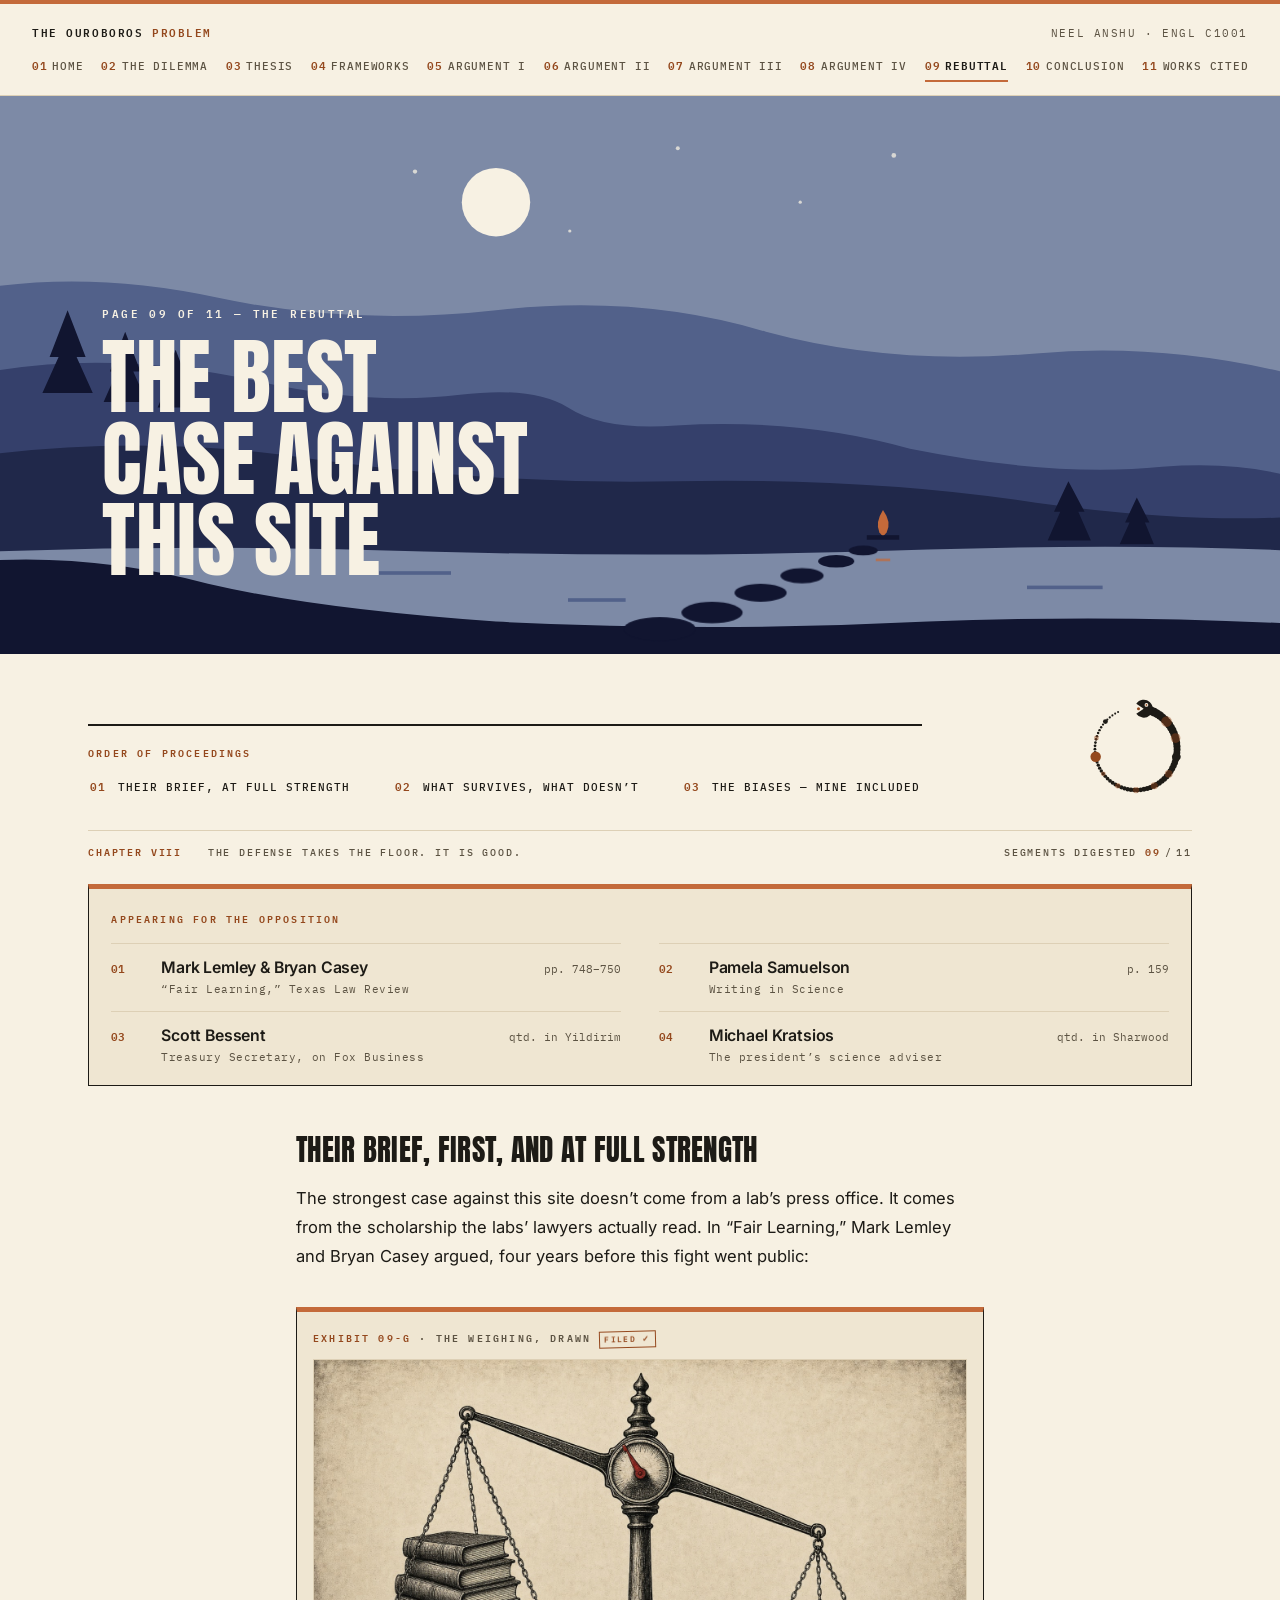
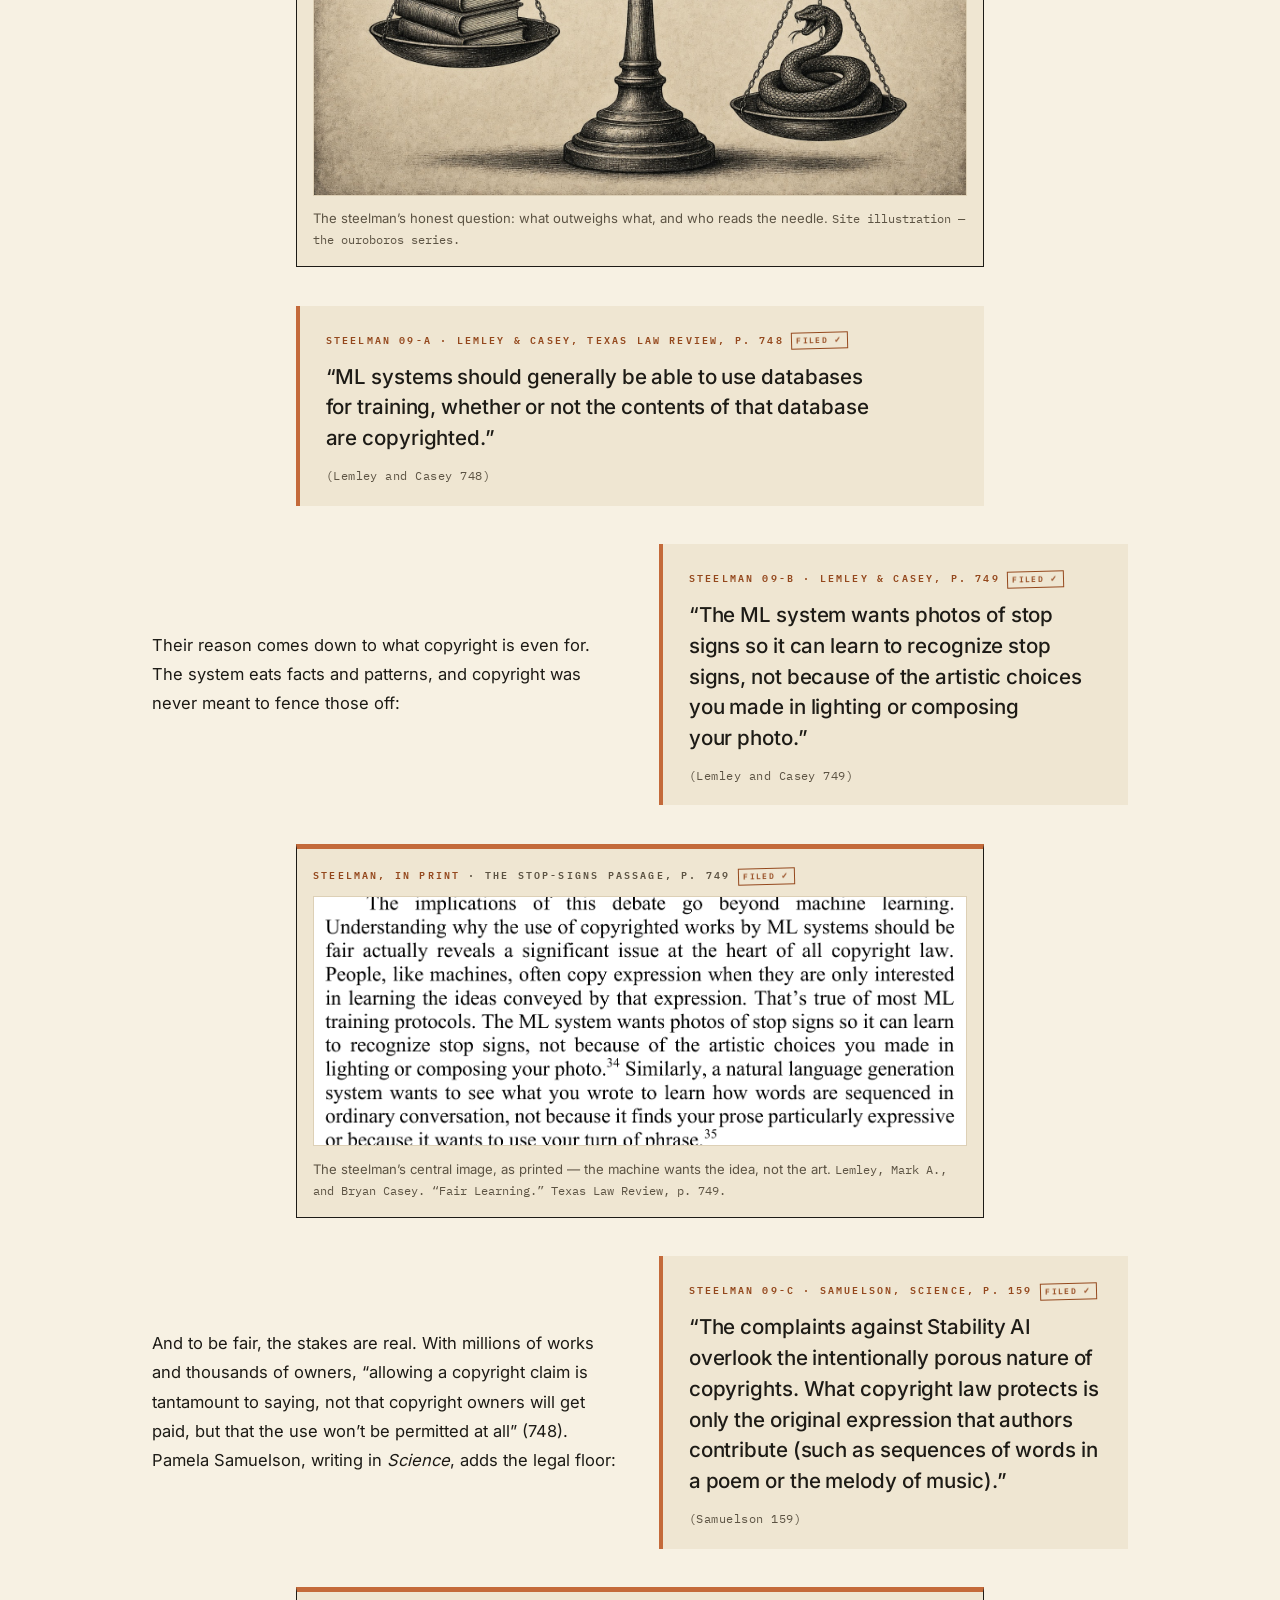
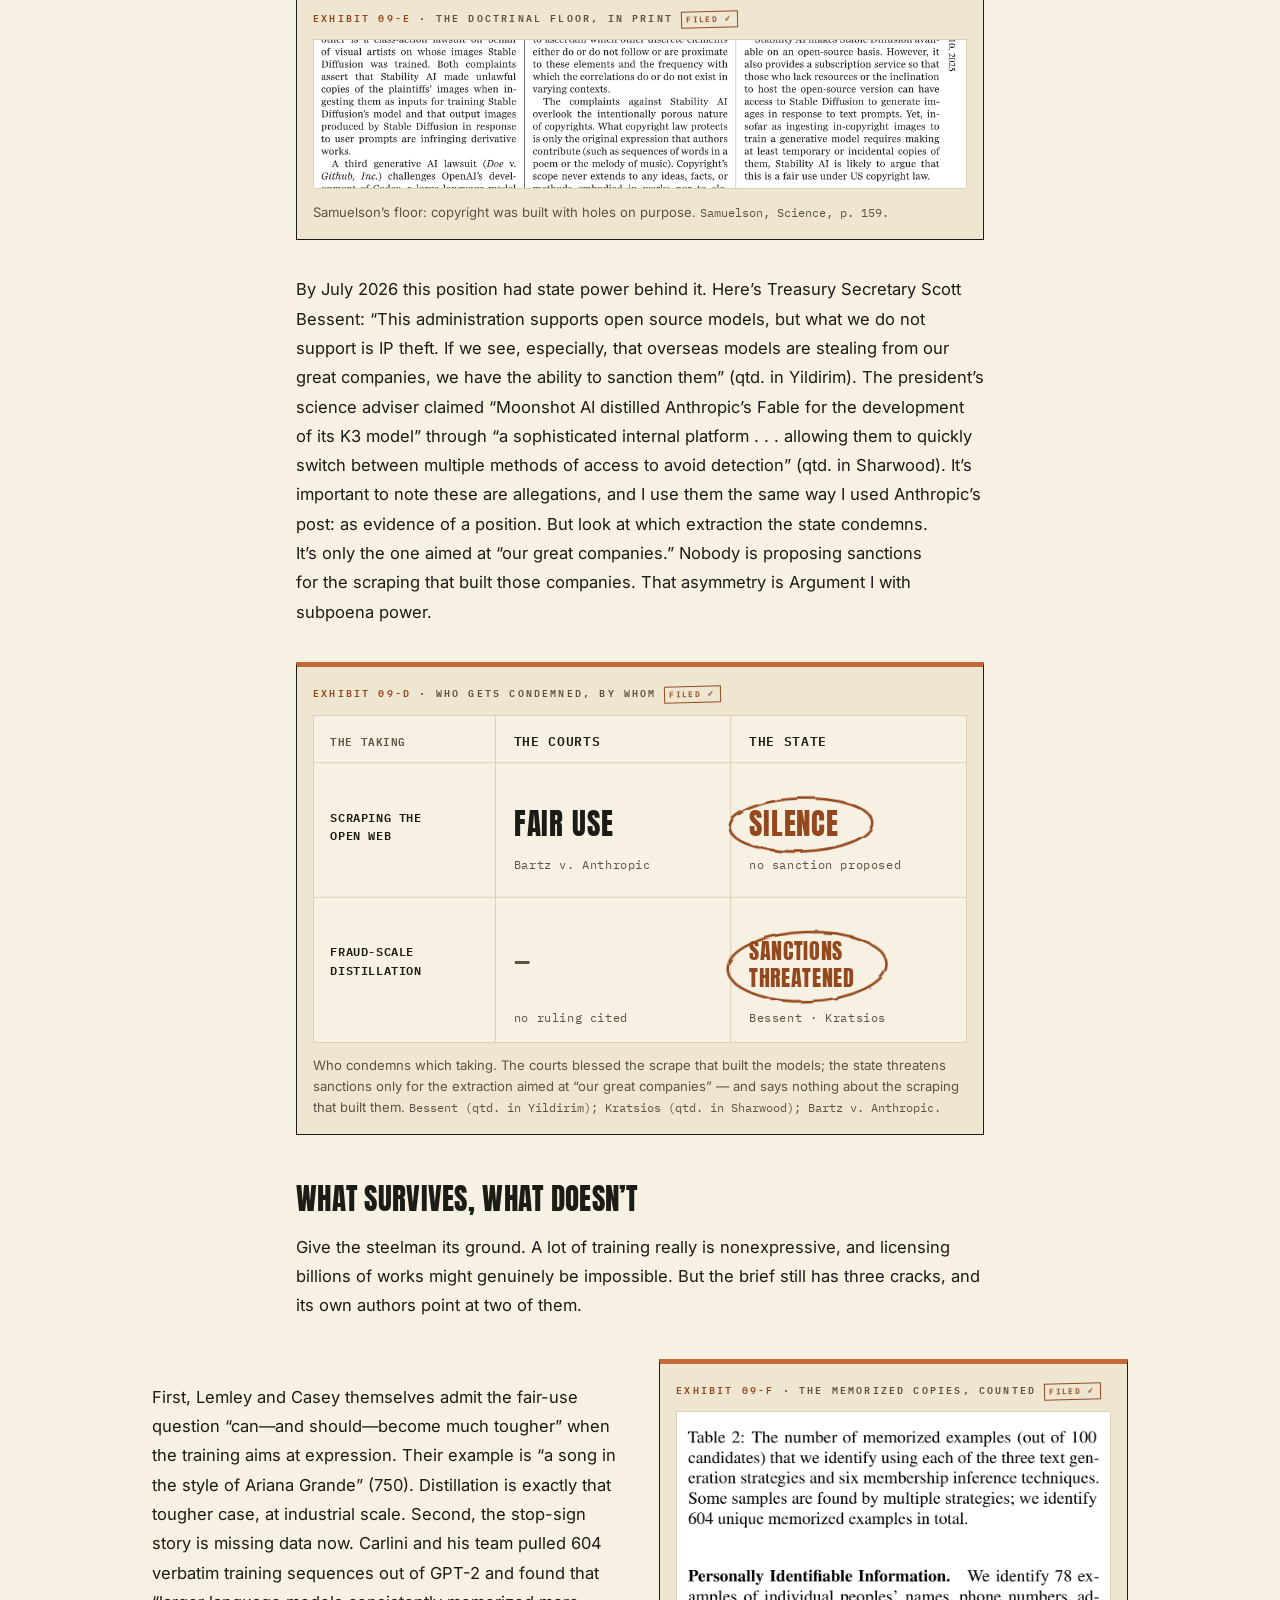
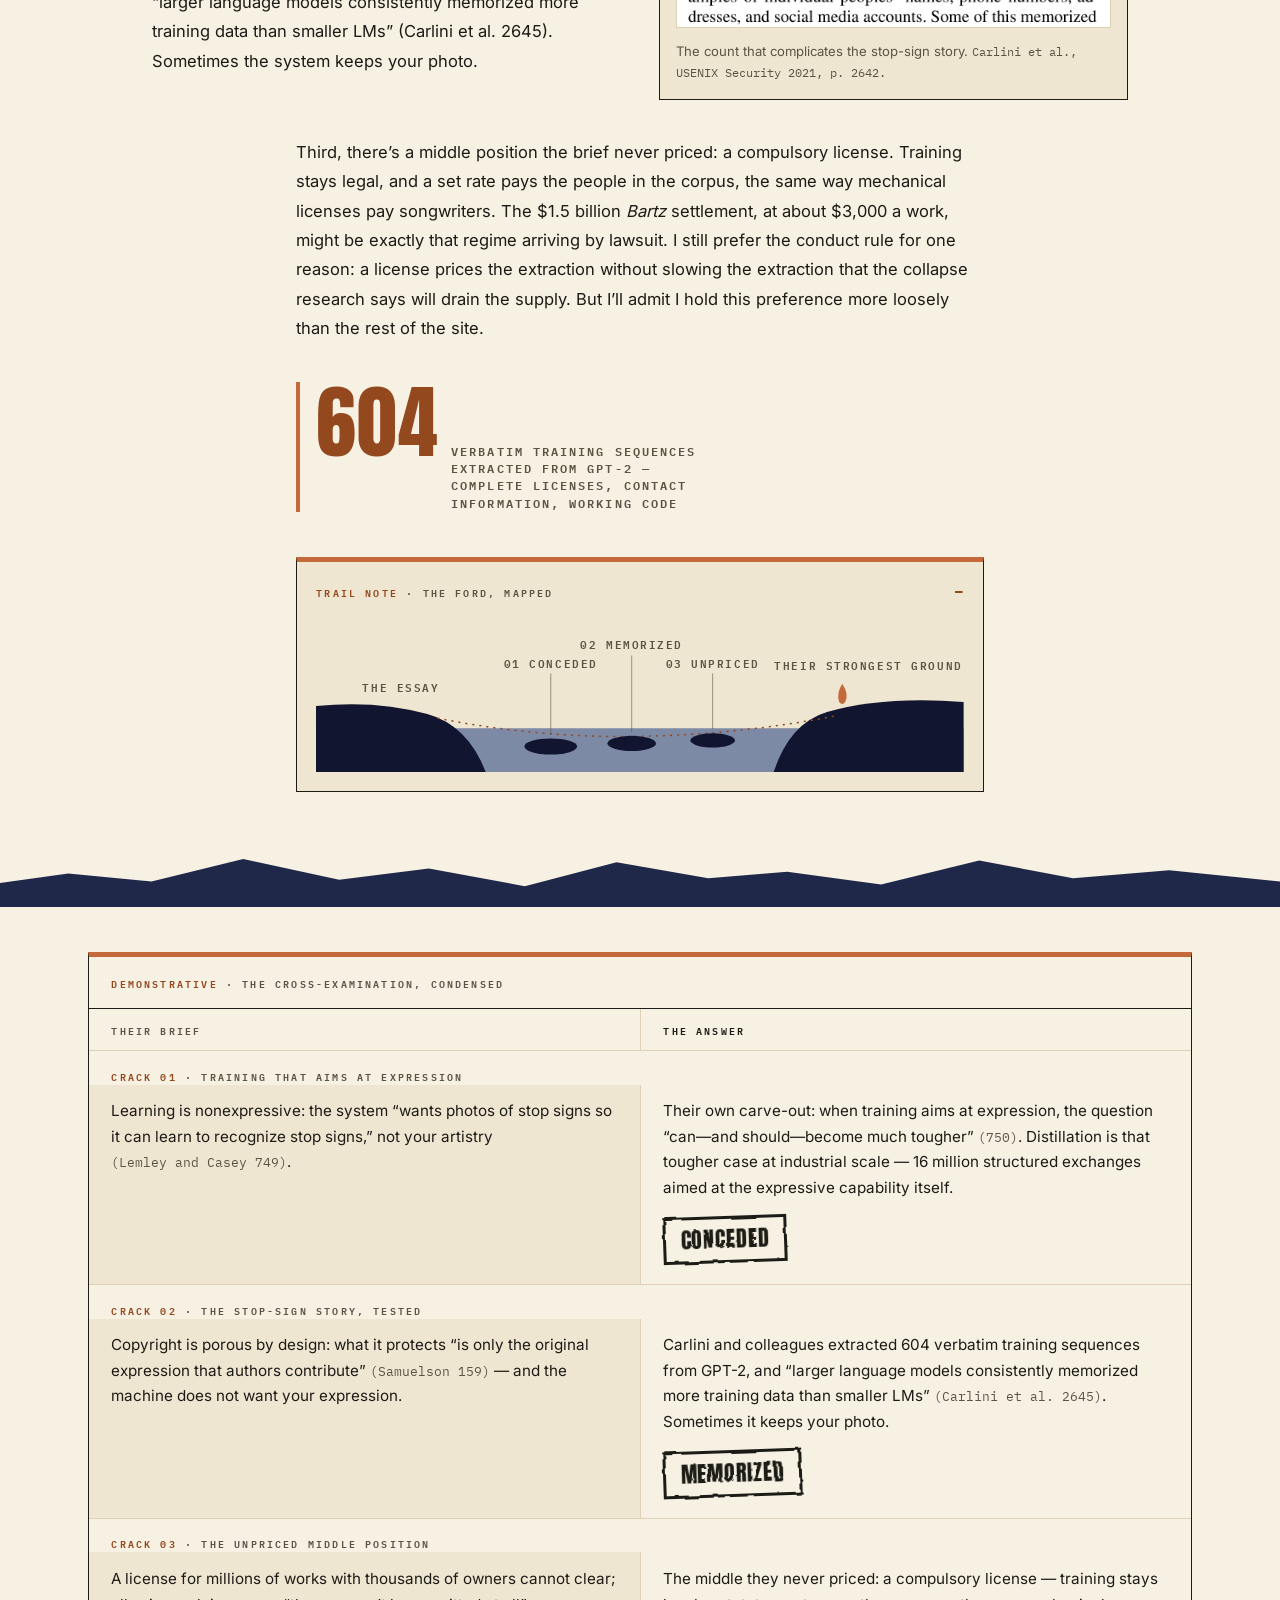
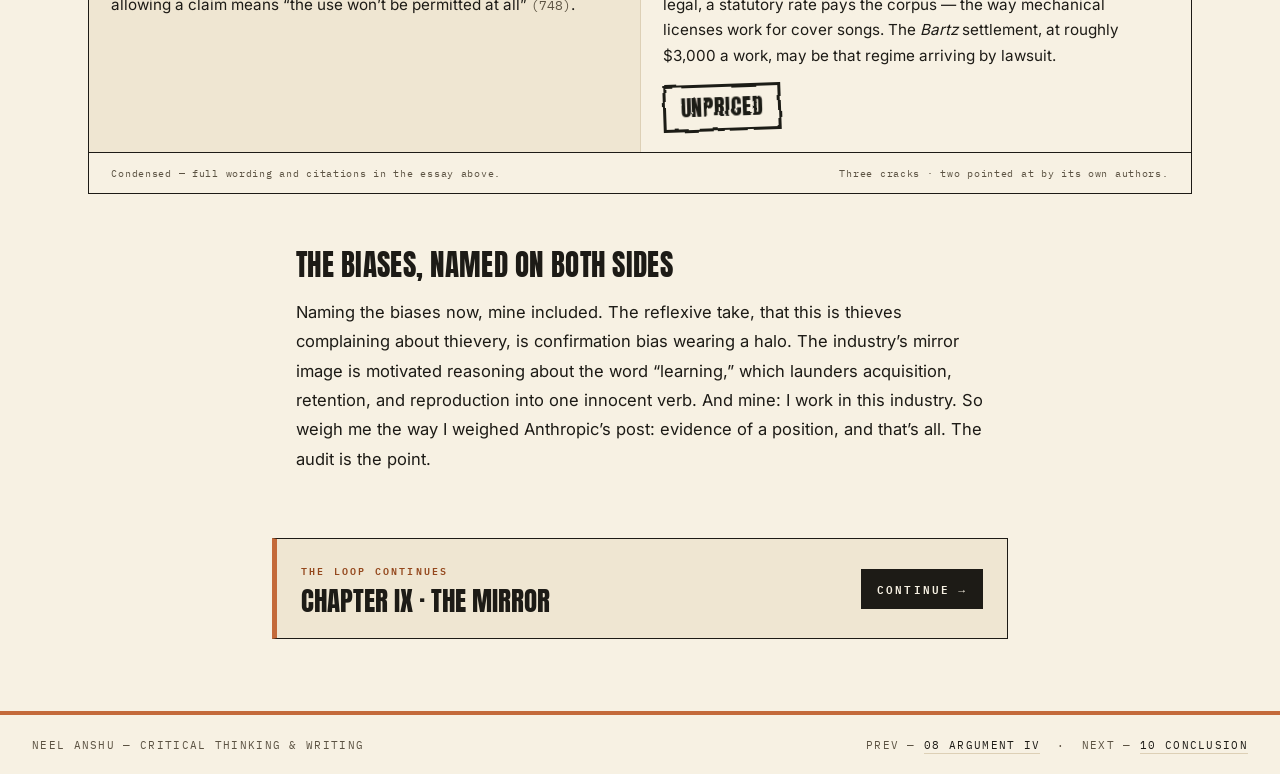
<file: rebuttal.html>
<!DOCTYPE html>
<html lang="en">
<head>
<meta charset="UTF-8">
<meta name="viewport" content="width=device-width, initial-scale=1.0">
<title>Rebuttal: The Best Case Against This Site &mdash; The Ouroboros Problem</title>
<meta name="description" content="A project on AI, fair use, and the loop that feeds itself.">
<link rel="stylesheet" href="styles.css">
<style>
/* ── Page 09 · Rebuttal · "Blue hour at the ford" ──────────────────
   The river crossing: stepping stones over to the other side's
   strongest ground, a small fire waiting on the far bank. Flat solid
   fills only, radius 0, no frameworks. Scoped under body.p-rebuttal. */

/* ---- Hero vista: dark treeline left, the ford opens to the right ---- */
.p-rebuttal .vista {
  --vista-ink: var(--paper);
  min-height: clamp(400px, 62vh, 600px);
}
.p-rebuttal .vista .vista-content { padding-bottom: clamp(3rem, 9vh, 4.6rem); }
.p-rebuttal .vista h1.display { max-width: 13ch; }
.p-rebuttal .vista .vista-content .kicker {
  color: var(--paper);
  opacity: 1;
  margin-bottom: 0.9rem;
}

/* Signature animation: the crossing — the stones step in one by one,
   near bank to far bank. Stones are fully visible by default and under
   reduced motion; only this block ever moves them. */
@media (prefers-reduced-motion: no-preference) {
  .p-rebuttal .stone { animation: p9-step 0.5s var(--ease-stamp) both; }
  .p-rebuttal .stone.s1 { animation-delay: 0.15s; }
  .p-rebuttal .stone.s2 { animation-delay: 0.35s; }
  .p-rebuttal .stone.s3 { animation-delay: 0.55s; }
  .p-rebuttal .stone.s4 { animation-delay: 0.75s; }
  .p-rebuttal .stone.s5 { animation-delay: 0.95s; }
  .p-rebuttal .stone.s6 { animation-delay: 1.15s; }
  @keyframes p9-step {
    from { opacity: 0; transform: translateY(9px); }
    to   { opacity: 1; transform: none; }
  }
}

/* ---- Trailhead under the vista: proceedings, minimap, the roster ---- */
.p-rebuttal .trailhead { margin-top: 2.4rem; }
.p-rebuttal .trailhead .quest-strip { padding-left: 0; padding-right: 0; }

.p-rebuttal .ptag {
  display: block;
  font-family: var(--font-mono);
  font-size: 0.62rem;
  font-weight: 600;
  letter-spacing: 0.22em;
  text-transform: uppercase;
  color: var(--ink-soft);
}
.p-rebuttal .ptag b { color: var(--accent-ink); font-weight: 600; }

.p-rebuttal .procedure { border-top: 2px solid var(--ink); padding-top: 1.05rem; }
.p-rebuttal .procedure ol {
  list-style: none;
  counter-reset: proc;
  display: flex;
  flex-wrap: wrap;
  gap: 0.1rem 2.6rem;
  margin-top: 0.35rem;
}
.p-rebuttal .procedure li { counter-increment: proc; }
.p-rebuttal .procedure a {
  display: flex;
  align-items: baseline;
  gap: 0.75rem;
  padding: 0.6rem 0.1rem;
  font-family: var(--font-mono);
  font-size: 0.7rem;
  font-weight: 500;
  letter-spacing: 0.09em;
  text-transform: uppercase;
  text-decoration: none;
  color: var(--ink);
  transition: color 0.15s ease;
}
.p-rebuttal .procedure a::before {
  content: counter(proc, decimal-leading-zero);
  color: var(--accent-ink);
  font-weight: 600;
  font-variant-numeric: tabular-nums;
}
.p-rebuttal .procedure a:hover { color: var(--accent-ink); }
.p-rebuttal .procedure a:focus-visible { outline: 2px solid var(--accent-ink); outline-offset: 2px; }

/* Appearing for the opposition — a trail placard, not a counsel table */
.p-rebuttal .counsel {
  border: 1px solid var(--ink);
  border-top: 5px solid var(--accent);
  background: var(--paper-dim);
  padding: 1.2rem 1.4rem 0.4rem;
  margin-top: 1.5rem;
}
.p-rebuttal .crow {
  display: grid;
  grid-template-columns: 2.1em minmax(0, 1fr) auto;
  gap: 0.4rem 1rem;
  align-items: baseline;
  padding: 0.85rem 0 0.95rem;
  border-top: 1px solid var(--hairline);
}
.p-rebuttal .counsel .roll { margin-top: 1rem; }
.p-rebuttal .crow .cnum {
  font-family: var(--font-mono);
  font-size: 0.68rem;
  font-weight: 600;
  color: var(--accent-ink);
  font-variant-numeric: tabular-nums;
}
.p-rebuttal .crow .cname {
  font-weight: 600;
  font-size: 0.99rem;
  letter-spacing: -0.01em;
}
.p-rebuttal .crow .crole {
  display: block;
  font-family: var(--font-mono);
  font-size: 0.66rem;
  letter-spacing: 0.05em;
  color: var(--ink-soft);
  margin-top: 0.28rem;
}
.p-rebuttal .crow .csrc {
  font-family: var(--font-mono);
  font-size: 0.68rem;
  color: var(--ink-soft);
  text-align: right;
  white-space: nowrap;
}
@media (min-width: 760px) {
  .p-rebuttal .counsel .roll {
    display: grid;
    grid-template-columns: repeat(2, minmax(0, 1fr));
    column-gap: 2.4rem;
  }
}

/* ---- Essay anchors clear the sticky header ---- */
.p-rebuttal .essay h2 { scroll-margin-top: 7.5rem; }

/* ---- Duets: a paragraph and its quote pull alongside ≥900px ---- */
.p-rebuttal .duet { margin: 2.4rem 0; }
@media (min-width: 900px) {
  .p-rebuttal .duet {
    --duet-extra: min(18rem, calc(100vw - var(--col) - 3rem));
    display: grid;
    grid-template-columns: minmax(0, 1fr) minmax(0, 1fr);
    column-gap: clamp(1.6rem, 3vw, 2.6rem);
    align-items: center;
    width: calc(100% + var(--duet-extra));
    margin-left: calc(var(--duet-extra) / -2);
  }
  .p-rebuttal .duet > * { min-width: 0; }
  .p-rebuttal .duet > p { margin-bottom: 0; }
  .p-rebuttal .duet blockquote.qs,
  .p-rebuttal .duet figure.exhibit { margin: 0; }
}

/* ---- The 604 elevation marker ---- */
.p-rebuttal .memline { margin: 2.4rem 0 2.6rem; }
.p-rebuttal .memline .u { max-width: 24em; }

/* ---- Trail note: the ford, mapped (the page's one motif) ---- */
.p-rebuttal .fordnote {
  margin: 2.8rem 0 0.6rem;
  border: 1px solid var(--ink);
  border-top: 5px solid var(--accent);
  background: var(--paper-dim);
}
.p-rebuttal .fordnote summary {
  cursor: pointer;
  list-style: none;
  display: flex;
  justify-content: space-between;
  align-items: baseline;
  gap: 1rem;
  padding: 0.95rem 1.2rem;
}
.p-rebuttal .fordnote summary::-webkit-details-marker { display: none; }
.p-rebuttal .fordnote summary::after {
  content: "\2212";
  font-family: var(--font-mono);
  font-weight: 600;
  color: var(--accent-ink);
}
.p-rebuttal .fordnote:not([open]) summary::after { content: "+"; }
.p-rebuttal .fordnote summary:focus-visible { outline: 2px solid var(--accent-ink); outline-offset: 2px; }
.p-rebuttal .fordnote .fn-body { padding: 0.1rem 1.2rem 1.15rem; }
.p-rebuttal .fordnote svg { display: block; width: 100%; height: auto; }
.p-rebuttal .fordnote svg text {
  font-family: var(--font-mono);
  font-weight: 600;
  font-size: 11px;
  letter-spacing: 0.14em;
  fill: var(--ink-soft);
  text-anchor: middle;
}
.p-rebuttal .fordnote svg .leader { stroke: var(--ink-soft); stroke-width: 1; }
.p-rebuttal .fordnote svg .trailpath {
  fill: none;
  stroke: var(--accent-ink);
  stroke-width: 1.5;
  stroke-dasharray: 2 5;
}

/* ---- Ridgeline divider spacing ---- */
.p-rebuttal .ridge-divider { margin-top: 3.2rem; }

/* ---- The cross-examination, condensed ---- */
.p-rebuttal .crossband { margin: 2.8rem auto 3.4rem; }
.p-rebuttal .crossx {
  border: 1px solid var(--ink);
  border-top: 5px solid var(--accent);
  background: var(--paper);
}

.p-rebuttal .cxhead {
  display: flex;
  justify-content: space-between;
  align-items: center;
  gap: 1rem;
  flex-wrap: wrap;
  padding: 1.05rem 1.4rem;
  border-bottom: 1px solid var(--ink);
}
.p-rebuttal .cxseg { display: none; }
.p-rebuttal .cxbtn {
  font-family: var(--font-mono);
  font-size: 0.62rem;
  font-weight: 600;
  letter-spacing: 0.14em;
  text-transform: uppercase;
  color: var(--ink);
  background: var(--paper);
  border: 0;
  padding: 0.6em 0.95em;
  cursor: pointer;
  transition: background 0.15s ease, color 0.15s ease;
}
.p-rebuttal .cxbtn + .cxbtn { border-left: 1px solid var(--ink); }
.p-rebuttal .cxbtn[aria-pressed="true"] { background: var(--ink); color: var(--paper); }
.p-rebuttal .cxbtn:focus-visible { outline: 2px solid var(--accent-ink); outline-offset: 2px; }

.p-rebuttal .cxlabels {
  display: grid;
  grid-template-columns: 1fr 1fr;
  border-bottom: 1px solid var(--hairline);
}
.p-rebuttal .cxlabels span {
  font-family: var(--font-mono);
  font-size: 0.62rem;
  font-weight: 600;
  letter-spacing: 0.22em;
  text-transform: uppercase;
  color: var(--ink-soft);
  padding: 0.72rem 1.4rem;
}
.p-rebuttal .cxlabels span + span { border-left: 1px solid var(--hairline); color: var(--ink); }

.p-rebuttal .cxrow { display: grid; grid-template-columns: 1fr 1fr; }
.p-rebuttal .cxrow + .cxrow { border-top: 1px solid var(--hairline); }
.p-rebuttal .cxrow .cxtag {
  grid-column: 1 / -1;
  display: block;
  font-family: var(--font-mono);
  font-size: 0.62rem;
  font-weight: 600;
  letter-spacing: 0.22em;
  text-transform: uppercase;
  color: var(--ink-soft);
  padding: 0.95rem 1.4rem 0;
}
.p-rebuttal .cxrow .cxtag b { color: var(--accent-ink); font-weight: 600; }
.p-rebuttal .cxcell { min-width: 0; padding: 0.85rem 1.4rem 1.3rem; }
.p-rebuttal .cxcell p { font-size: 0.95rem; line-height: 1.68; text-wrap: pretty; }
.p-rebuttal .cxcell.brief { background: var(--paper-dim); }
.p-rebuttal .cxcell.answer { border-left: 1px solid var(--hairline); }
.p-rebuttal .cxstamp {
  margin-top: 1rem;
  font-size: clamp(1.05rem, 2vw, 1.4rem);
  border-width: 3px;
}
.p-rebuttal .cxfoot {
  display: flex;
  justify-content: space-between;
  gap: 0.5rem 1.5rem;
  flex-wrap: wrap;
  padding: 0.85rem 1.4rem;
  border-top: 1px solid var(--ink);
  font-family: var(--font-mono);
  font-size: 0.64rem;
  letter-spacing: 0.07em;
  color: var(--ink-soft);
}

/* ---- The 2x2 verdict grid (inline SVG registers) ---- */
.p-rebuttal .exhibit svg text { font-family: var(--font-mono); letter-spacing: 0.05em; }
.p-rebuttal .exhibit svg .vd { font-family: var(--font-display); letter-spacing: 0.03em; }
.p-rebuttal .exhibit svg .fink { fill: var(--ink); }
.p-rebuttal .exhibit svg .fsoft { fill: var(--ink-soft); }
.p-rebuttal .exhibit svg .fred { fill: var(--accent-ink); }
.p-rebuttal .exhibit svg .w6 { font-weight: 600; }
.p-rebuttal .exhibit svg .hl { stroke: var(--hairline); stroke-width: 1; }
.p-rebuttal .exhibit svg .redmark {
  fill: none;
  stroke: var(--accent-ink);
  stroke-width: 2.5;
  filter: url(#stamp-rough);
}
.p-rebuttal .exhibit svg .stamp { transform-box: fill-box; transform-origin: center; }

/* ---- Small screens ---- */
@media (max-width: 860px) {
  .p-rebuttal .cxlabels { display: none; }
  .p-rebuttal .cxrow { grid-template-columns: 1fr; }
  .p-rebuttal .cxcell.answer { border-left: 0; border-top: 1px solid var(--hairline); }
  /* With JS, the segmented control switches the two testimonies */
  .p-rebuttal .crossx.cx-js .cxseg { display: inline-flex; border: 1px solid var(--ink); }
  .p-rebuttal .crossx.cx-js[data-mode="brief"] .cxcell.answer { display: none; }
  .p-rebuttal .crossx.cx-js[data-mode="answer"] .cxcell.brief { display: none; }
  .p-rebuttal .crossx.cx-js[data-mode="answer"] .cxcell.answer { border-top: 0; }
  /* Stamps cascade when the answers are switched in */
  .p-rebuttal .cxrow + .cxrow .cxstamp.on { transition-delay: 0.1s; }
  .p-rebuttal .cxrow + .cxrow + .cxrow .cxstamp.on { transition-delay: 0.2s; }
}

@media (max-width: 560px) {
  .p-rebuttal .crow { grid-template-columns: 2.1em minmax(0, 1fr); }
  .p-rebuttal .crow .csrc { grid-column: 2; text-align: left; white-space: normal; }
}

/* ---- Reduced motion: everything lands instantly, nothing hidden ---- */
@media (prefers-reduced-motion: reduce) {
  .p-rebuttal .cxstamp.on { transition-delay: 0s; }
  .p-rebuttal .procedure a { transition: none; }
  .p-rebuttal .cxbtn { transition: none; }
}
</style>
</head>
<body class="p-rebuttal">

<header class="site">
  <div class="masthead">
    <a class="mark" href="index.html">The Ouroboros <em>Problem</em></a>
    <span class="tag">Neel Anshu &middot; ENGL C1001</span>
  </div>
  <nav class="toolbar" aria-label="Pages">
    <a href="index.html"><span class="num">01</span>Home</a>
    <a href="dilemma.html"><span class="num">02</span>The Dilemma</a>
    <a href="thesis.html"><span class="num">03</span>Thesis</a>
    <a href="frameworks.html"><span class="num">04</span>Frameworks</a>
    <a href="argument-1.html"><span class="num">05</span>Argument I</a>
    <a href="argument-2.html"><span class="num">06</span>Argument II</a>
    <a href="argument-3.html"><span class="num">07</span>Argument III</a>
    <a href="argument-4.html"><span class="num">08</span>Argument IV</a>
    <a href="rebuttal.html" aria-current="page"><span class="num">09</span>Rebuttal</a>
    <a href="conclusion.html"><span class="num">10</span>Conclusion</a>
    <a href="works-cited.html"><span class="num">11</span>Works Cited</a>
  </nav>
</header>

<main>

  <!-- ── Blue-hour vista: the river ford. Dark treeline holds the left
       third under the headline; the stepping stones cross to the far
       bank on the right, where the opposition's fire is lit. Five flat
       bands, hand-authored, poster-flat. ── -->
  <section class="vista hero">
    <svg viewBox="0 0 1440 620" preserveAspectRatio="xMidYMax slice" aria-hidden="true" focusable="false">
      <!-- moon and a sparse scatter of stars -->
      <circle cx="560" cy="118" r="38" fill="var(--paper)"/>
      <g fill="var(--paper)" opacity="0.75">
        <circle cx="470" cy="84" r="2.4"/>
        <circle cx="642" cy="150" r="1.8"/>
        <circle cx="762" cy="58" r="2.2"/>
        <circle cx="898" cy="118" r="1.8"/>
        <circle cx="1002" cy="66" r="2.6"/>
      </g>
      <!-- far ridge, high on the left, easing down toward the water -->
      <path fill="var(--far)" d="M0,212 Q120,196 250,224 Q400,256 560,238 Q720,220 860,262 Q1000,300 1160,286 Q1300,274 1440,308 L1440,620 L0,620 Z"/>
      <!-- mid ridge — one coil of the snake in the land -->
      <path fill="var(--mid)" d="M0,306 Q140,282 300,318 Q420,344 520,332 Q600,322 640,346 Q680,372 760,366 Q900,358 1020,392 Q1180,424 1300,412 Q1380,406 1440,422 L1440,620 L0,620 Z"/>
      <!-- treeline on the left, behind the headline -->
      <g fill="var(--ground)">
        <path d="M84,238 L64,290 L74,290 L56,330 L112,330 L94,290 L104,290 Z"/>
        <path d="M148,262 L131,306 L139,306 L124,340 L172,340 L157,306 L165,306 Z"/>
        <path d="M204,282 L190,318 L196,318 L184,346 L224,346 L212,318 L218,318 Z"/>
      </g>
      <!-- near band: the far bank, the other side's ground -->
      <path fill="var(--near)" d="M0,398 Q180,376 360,404 Q560,432 760,428 Q980,424 1160,452 Q1320,474 1440,468 L1440,620 L0,620 Z"/>
      <!-- their camp: two pines and a small fire on the far bank -->
      <g fill="var(--ground)">
        <path d="M1196,428 L1180,462 L1187,462 L1173,494 L1221,494 L1207,462 L1214,462 Z"/>
        <path d="M1272,446 L1259,474 L1264,474 L1253,498 L1291,498 L1281,474 L1286,474 Z"/>
        <rect x="972" y="488" width="36" height="5"/>
      </g>
      <path fill="var(--accent)" d="M990,460 Q981,474 986,485 Q990,491 994,485 Q1000,474 990,460 Z"/>
      <!-- the river, holding the last of the sky -->
      <path fill="var(--sky)" d="M0,506 Q240,498 480,506 Q760,514 1040,504 Q1260,497 1440,505 L1440,620 L0,620 Z"/>
      <g fill="var(--far)">
        <rect x="430" y="528" width="80" height="4"/>
        <rect x="640" y="558" width="64" height="4"/>
        <rect x="1150" y="544" width="84" height="4"/>
      </g>
      <rect x="982" y="514" width="16" height="3" fill="var(--accent)" opacity="0.7"/>
      <!-- the headland where the reader stands -->
      <path fill="var(--ground)" d="M0,516 Q120,510 240,542 Q360,570 560,584 Q800,596 1040,584 Q1240,576 1440,586 L1440,620 L0,620 Z"/>
      <!-- the ford: six stepping stones to the other side -->
      <g fill="var(--ground)">
        <ellipse class="stone s1" cx="742" cy="592" rx="40" ry="13"/>
        <ellipse class="stone s2" cx="800" cy="574" rx="34" ry="12"/>
        <ellipse class="stone s3" cx="854" cy="552" rx="29" ry="10"/>
        <ellipse class="stone s4" cx="900" cy="533" rx="24" ry="8.5"/>
        <ellipse class="stone s5" cx="938" cy="517" rx="20" ry="7"/>
        <ellipse class="stone s6" cx="968" cy="505" rx="16" ry="5.5"/>
      </g>
    </svg>
    <div class="vista-content">
      <p class="kicker">Page 09 of 11 &mdash; the rebuttal</p>
      <h1 class="display">The Best Case Against This Site</h1>
    </div>
  </section>

  <!-- ── Trailhead: proceedings, minimap, and the opposition's roster ── -->
  <section class="wide trailhead">
    <div class="pagehead">
      <div class="headings">
        <nav class="procedure reveal" aria-label="Order of proceedings on this page">
          <span class="ptag"><b>Order of proceedings</b></span>
          <ol>
            <li><a href="#brief">Their brief, at full strength</a></li>
            <li><a href="#answers">What survives, what doesn&rsquo;t</a></li>
            <li><a href="#biases">The biases &mdash; mine included</a></li>
          </ol>
        </nav>
      </div>
      <svg class="minimap" id="minimap" viewBox="0 0 120 120" role="navigation"
           aria-label="Site map: the ouroboros with this page highlighted"></svg>
    </div>

    <aside class="counsel reveal d1" aria-label="Appearing for the opposition">
      <span class="ptag"><b>Appearing for the opposition</b></span>
      <div class="roll">
        <div class="crow">
          <span class="cnum">01</span>
          <span class="cwho"><span class="cname">Mark Lemley &amp; Bryan Casey</span>
            <span class="crole">&ldquo;Fair Learning,&rdquo; Texas Law Review</span></span>
          <span class="csrc">pp. 748&ndash;750</span>
        </div>
        <div class="crow">
          <span class="cnum">02</span>
          <span class="cwho"><span class="cname">Pamela Samuelson</span>
            <span class="crole">Writing in Science</span></span>
          <span class="csrc">p. 159</span>
        </div>
        <div class="crow">
          <span class="cnum">03</span>
          <span class="cwho"><span class="cname">Scott Bessent</span>
            <span class="crole">Treasury Secretary, on Fox Business</span></span>
          <span class="csrc">qtd. in Yildirim</span>
        </div>
        <div class="crow">
          <span class="cnum">04</span>
          <span class="cwho"><span class="cname">Michael Kratsios</span>
            <span class="crole">The president&rsquo;s science adviser</span></span>
          <span class="csrc">qtd. in Sharwood</span>
        </div>
      </div>
    </aside>
  </section>

  <!-- ── Movement one: the steelman, at full strength ── -->
  <div class="col essay">


    <h2 id="brief" class="reveal">Their brief, first, and at full strength</h2>

    <p>The strongest case against this site doesn&rsquo;t come from a lab&rsquo;s press office. It comes from the scholarship the labs&rsquo; lawyers actually read. In &ldquo;Fair Learning,&rdquo; Mark Lemley and Bryan Casey argued, four years before this fight went public:</p>

<figure class="exhibit reveal">
  <span class="etag"><b>Exhibit 09-G</b> &middot; the weighing, drawn</span>
  <img src="assets/art/oro_scales.jpg" alt="Woodcut-style engraving of a balance scale with a stack of books on one pan and a coiled serpent on the other, the beam tilted, the pointer inked in red." loading="lazy">
  <figcaption>The steelman&rsquo;s honest question: what outweighs what, and who reads the needle. <span class="src">Site illustration &mdash; the ouroboros series.</span></figcaption>
</figure>

    <blockquote class="qs">
      <span class="qtag">Steelman 09-A &middot; Lemley &amp; Casey, Texas Law Review, p. 748</span>
      <p>&ldquo;ML systems should generally be able to use databases for training, whether or not the contents of that database are copyrighted.&rdquo;</p>
      <footer>(Lemley and Casey 748)</footer>
    </blockquote>

    <div class="duet">
      <p>Their reason comes down to what copyright is even for. The system eats facts and patterns, and copyright was never meant to fence those off:</p>

      <blockquote class="qs">
        <span class="qtag">Steelman 09-B &middot; Lemley &amp; Casey, p. 749</span>
        <p>&ldquo;The ML system wants photos of stop signs so it can learn to recognize stop signs, not because of the artistic choices you made in lighting or composing your photo.&rdquo;</p>
        <footer>(Lemley and Casey 749)</footer>
      </blockquote>
    </div>

    <figure class="exhibit reveal">
      <span class="etag"><b>Steelman, in print</b> &middot; the stop-signs passage, p. 749</span>
      <img src="assets/evidence/lemley-stopsigns-zoom.png"
           alt="Scan of the printed passage from page 749 of Fair Learning. It reads, in part: People, like machines, often copy expression when they are only interested in learning the ideas conveyed by that expression. The ML system wants photos of stop signs so it can learn to recognize stop signs, not because of the artistic choices you made in lighting or composing your photo.">
      <figcaption>The steelman&rsquo;s central image, as printed &mdash; the machine wants the idea, not the art. <span class="src">Lemley, Mark A., and Bryan Casey. &ldquo;Fair Learning.&rdquo; Texas Law Review, p. 749.</span></figcaption>
    </figure>

    <div class="duet">
      <p>And to be fair, the stakes are real. With millions of works and thousands of owners, &ldquo;allowing a copyright claim is tantamount to saying, not that copyright owners will get paid, but that the use won&rsquo;t be permitted at all&rdquo; (748). Pamela Samuelson, writing in <em>Science</em>, adds the legal floor:</p>

      <blockquote class="qs">
        <span class="qtag">Steelman 09-C &middot; Samuelson, Science, p. 159</span>
        <p>&ldquo;The complaints against Stability AI overlook the intentionally porous nature of copyrights. What copyright law protects is only the original expression that authors contribute (such as sequences of words in a poem or the melody of music).&rdquo;</p>
        <footer>(Samuelson 159)</footer>
      </blockquote>
    </div>

<figure class="exhibit reveal">
  <span class="etag"><b>Exhibit 09-E</b> &middot; the doctrinal floor, in print</span>
  <img src="assets/evidence/samuelson-porous-zoom.png" alt="Scan from page 159 of Samuelson's Science article: the complaints against Stability AI overlook the intentionally porous nature of copyrights." loading="lazy">
  <figcaption>Samuelson&rsquo;s floor: copyright was built with holes on purpose. <span class="src">Samuelson, Science, p. 159.</span></figcaption>
</figure>

    <p>By July 2026 this position had state power behind it. Here&rsquo;s Treasury Secretary Scott Bessent: &ldquo;This administration supports open source models, but what we do not support is IP theft. If we see, especially, that overseas models are stealing from our great companies, we have the ability to sanction them&rdquo; (qtd. in Yildirim). The president&rsquo;s science adviser claimed &ldquo;Moonshot AI distilled Anthropic&rsquo;s Fable for the development of its K3 model&rdquo; through &ldquo;a sophisticated internal platform . . . allowing them to quickly switch between multiple methods of access to avoid detection&rdquo; (qtd. in Sharwood). It&rsquo;s important to note these are allegations, and I use them the same way I used Anthropic&rsquo;s post: as evidence of a position. But look at which extraction the state condemns. It&rsquo;s only the one aimed at &ldquo;our great companies.&rdquo; Nobody is proposing sanctions for the scraping that built those companies. That asymmetry is Argument I with subpoena power.</p>

    <figure class="exhibit reveal">
      <span class="etag"><b>Exhibit 09-D</b> &middot; who gets condemned, by whom</span>
      <svg viewBox="0 0 640 320" role="img" focusable="false"
           aria-label="Two-by-two grid comparing who condemns which taking. Scraping the open web: the courts ruled it fair use in Bartz versus Anthropic; from the state, silence — no sanction proposed. Fraud-scale distillation: no court ruling cited; from the state, sanctions threatened, per Bessent and Kratsios. Red examiner circles mark the state's two cells — the asymmetry.">
        <line class="hl" x1="0" y1="46" x2="640" y2="46"></line>
        <line class="hl" x1="0" y1="178" x2="640" y2="178"></line>
        <line class="hl" x1="178" y1="0" x2="178" y2="320"></line>
        <line class="hl" x1="409" y1="0" x2="409" y2="320"></line>

        <text class="fsoft w6" x="16" y="29" font-size="11">THE TAKING</text>
        <text class="fink w6" x="196" y="29" font-size="13">THE COURTS</text>
        <text class="fink w6" x="427" y="29" font-size="13">THE STATE</text>

        <text class="fink w6" x="16" y="104" font-size="12">SCRAPING THE</text>
        <text class="fink w6" x="16" y="122" font-size="12">OPEN WEB</text>

        <text class="vd fink" x="196" y="118" font-size="28">FAIR USE</text>
        <text class="fsoft" x="196" y="150" font-size="12">Bartz v. Anthropic</text>

        <text class="vd fred" x="427" y="118" font-size="28">SILENCE</text>
        <text class="fsoft" x="427" y="150" font-size="12">no sanction proposed</text>

        <text class="fink w6" x="16" y="236" font-size="12">FRAUD-SCALE</text>
        <text class="fink w6" x="16" y="254" font-size="12">DISTILLATION</text>

        <text class="vd fsoft" x="196" y="250" font-size="28">&#8212;</text>
        <text class="fsoft" x="196" y="300" font-size="12">no ruling cited</text>

        <text class="vd fred" x="427" y="240" font-size="22">SANCTIONS</text>
        <text class="vd fred" x="427" y="266" font-size="22">THREATENED</text>
        <text class="fsoft" x="427" y="300" font-size="12">Bessent &#183; Kratsios</text>

        <ellipse class="redmark stamp d1" cx="478" cy="107" rx="70" ry="26" transform="rotate(-3 478 107)"></ellipse>
        <ellipse class="redmark stamp d2" cx="484" cy="246" rx="78" ry="34" transform="rotate(2 484 246)"></ellipse>
      </svg>
      <figcaption>Who condemns which taking. The courts blessed the scrape that built the models; the state threatens sanctions only for the extraction aimed at &ldquo;our great companies&rdquo; &mdash; and says nothing about the scraping that built them. <span class="src">Bessent (qtd. in Yildirim); Kratsios (qtd. in Sharwood); Bartz v. Anthropic.</span></figcaption>
    </figure>

    <!-- ── Movement two: the answers ── -->
    <h2 id="answers" class="reveal">What survives, what doesn&rsquo;t</h2>

    <p>Give the steelman its ground. A lot of training really is nonexpressive, and licensing billions of works might genuinely be impossible. But the brief still has three cracks, and its own authors point at two of them.</p>

    <div class="duet">
      <p>First, Lemley and Casey themselves admit the fair-use question &ldquo;can&mdash;and should&mdash;become much tougher&rdquo; when the training aims at expression. Their example is &ldquo;a song in the style of Ariana Grande&rdquo; (750). Distillation is exactly that tougher case, at industrial scale. Second, the stop-sign story is missing data now. Carlini and his team pulled 604 verbatim training sequences out of GPT-2 and found that &ldquo;larger language models consistently memorized more training data than smaller LMs&rdquo; (Carlini et al. 2645). Sometimes the system keeps your photo.</p>

      <figure class="exhibit reveal">
        <span class="etag"><b>Exhibit 09-F</b> &middot; the memorized copies, counted</span>
        <img src="assets/evidence/carlini-604-zoom.png" alt="Scan from the USENIX Security paper: Some samples are found by multiple strategies; we identify 604 unique memorized examples in total." loading="lazy">
        <figcaption>The count that complicates the stop-sign story. <span class="src">Carlini et al., USENIX Security 2021, p. 2642.</span></figcaption>
      </figure>
    </div>

<p>Third, there&rsquo;s a middle position the brief never priced: a compulsory license. Training stays legal, and a set rate pays the people in the corpus, the same way mechanical licenses pay songwriters. The $1.5 billion <em>Bartz</em> settlement, at about $3,000 a work, might be exactly that regime arriving by lawsuit. I still prefer the conduct rule for one reason: a license prices the extraction without slowing the extraction that the collapse research says will drain the supply. But I&rsquo;ll admit I hold this preference more loosely than the rest of the site.</p>

    <div class="statline memline reveal">
      <span class="n red">604</span>
      <span class="u">verbatim training sequences extracted from GPT-2 &mdash; complete licenses, contact information, working code</span>
    </div>

    <!-- The page's one motif: the ford, mapped — a trail note that
         previews the crossing the demonstrative below walks in full. -->
    <details class="fordnote reveal" open>
      <summary><span class="ptag"><b>Trail note</b> &middot; the ford, mapped</span></summary>
      <div class="fn-body">
        <svg viewBox="0 0 640 150" role="img"
             aria-label="Trail diagram of the ford: from the essay's bank, three stepping stones — conceded, memorized, unpriced — cross the river to the far bank labeled their strongest ground, where a small campfire burns.">
          <rect fill="var(--sky)" x="0" y="106" width="640" height="44"/>
          <path fill="var(--ground)" d="M0,150 L0,84 Q60,78 110,92 Q150,103 168,150 Z"/>
          <path fill="var(--ground)" d="M640,150 L640,80 Q560,74 505,90 Q468,101 452,150 Z"/>
          <path class="trailpath" d="M120,96 Q220,116 320,114 Q420,112 512,94"/>
          <g fill="var(--ground)">
            <ellipse cx="232" cy="124" rx="26" ry="8"/>
            <ellipse cx="312" cy="121" rx="24" ry="7.5"/>
            <ellipse cx="392" cy="118" rx="22" ry="7"/>
          </g>
          <g class="leader" opacity="0.6">
            <line x1="232" y1="52" x2="232" y2="112"/>
            <line x1="312" y1="34" x2="312" y2="110"/>
            <line x1="392" y1="52" x2="392" y2="107"/>
          </g>
          <text x="232" y="46">01 CONCEDED</text>
          <text x="312" y="28">02 MEMORIZED</text>
          <text x="392" y="46">03 UNPRICED</text>
          <text x="84" y="70">THE ESSAY</text>
          <text x="546" y="48">THEIR STRONGEST GROUND</text>
          <path fill="var(--accent)" d="M520,62 Q514,72 517,80 Q520,84 523,80 Q527,72 520,62 Z"/>
        </svg>
      </div>
    </details>
  </div>

  <div class="ridge-divider" aria-hidden="true"></div>

  <!-- ── The cross-examination, condensed (interactive demonstrative) ── -->
  <section class="wide crossband" aria-label="The cross-examination, condensed">
    <div class="crossx reveal" id="crossx" data-mode="brief">
      <div class="cxhead">
        <span class="ptag"><b>Demonstrative</b> &middot; the cross-examination, condensed</span>
        <div class="cxseg" role="group" aria-label="Choose which side of the examination to read">
          <button type="button" class="cxbtn" data-mode-btn="brief" aria-pressed="true">Their brief</button>
          <button type="button" class="cxbtn" data-mode-btn="answer" aria-pressed="false">The answer</button>
        </div>
      </div>

      <div class="cxlabels" aria-hidden="true">
        <span>Their brief</span>
        <span>The answer</span>
      </div>

      <div class="cxrow">
        <span class="cxtag"><b>Crack 01</b> &middot; training that aims at expression</span>
        <div class="cxcell brief">
          <p >Learning is nonexpressive: the system &ldquo;wants photos of stop signs so it can learn to recognize stop signs,&rdquo; not your artistry <span class="cite">(Lemley and Casey 749)</span>.</p>
        </div>
        <div class="cxcell answer">
          <p >Their own carve-out: when training aims at expression, the question &ldquo;can&mdash;and should&mdash;become much tougher&rdquo; <span class="cite">(750)</span>. Distillation is that tougher case at industrial scale &mdash; 16 million structured exchanges aimed at the expressive capability itself.</p>
          <span class="stampbox stamp cxstamp">Conceded</span>
        </div>
      </div>

      <div class="cxrow">
        <span class="cxtag"><b>Crack 02</b> &middot; the stop-sign story, tested</span>
        <div class="cxcell brief">
          <p >Copyright is porous by design: what it protects &ldquo;is only the original expression that authors contribute&rdquo; <span class="cite">(Samuelson 159)</span> &mdash; and the machine does not want your expression.</p>
        </div>
        <div class="cxcell answer">
          <p >Carlini and colleagues extracted 604 verbatim training sequences from GPT-2, and &ldquo;larger language models consistently memorized more training data than smaller LMs&rdquo; <span class="cite">(Carlini et al. 2645)</span>. Sometimes it keeps your photo.</p>
          <span class="stampbox stamp cxstamp">Memorized</span>
        </div>
      </div>

      <div class="cxrow">
        <span class="cxtag"><b>Crack 03</b> &middot; the unpriced middle position</span>
        <div class="cxcell brief">
          <p >A license for millions of works with thousands of owners cannot clear; allowing a claim means &ldquo;the use won&rsquo;t be permitted at all&rdquo; <span class="cite">(748)</span>.</p>
        </div>
        <div class="cxcell answer">
          <p >The middle they never priced: a compulsory license &mdash; training stays legal, a statutory rate pays the corpus &mdash; the way mechanical licenses work for cover songs. The <em>Bartz</em> settlement, at roughly $3,000 a work, may be that regime arriving by lawsuit.</p>
          <span class="stampbox stamp cxstamp">Unpriced</span>
        </div>
      </div>

      <div class="cxfoot">
        <span>Condensed &mdash; full wording and citations in the essay above.</span>
        <span>Three cracks &middot; two pointed at by its own authors.</span>
      </div>
    </div>
  </section>

  <!-- ── Movement three: the biases ── -->
  <div class="col essay">
    <h2 id="biases" class="reveal">The biases, named on both sides</h2>

    <p>Naming the biases now, mine included. The reflexive take, that this is thieves complaining about thievery, is confirmation bias wearing a halo. The industry&rsquo;s mirror image is motivated reasoning about the word &ldquo;learning,&rdquo; which launders acquisition, retention, and reproduction into one innocent verb. And mine: I work in this industry. So weigh me the way I weighed Anthropic&rsquo;s post: evidence of a position, and that&rsquo;s all. The audit is the point.</p>
  </div>

</main>

<footer class="site">
  <span>Neel Anshu &mdash; Critical Thinking &amp; Writing</span>
  <span>Prev &mdash; <a href="argument-4.html">08 Argument IV</a> &nbsp;&middot;&nbsp; Next &mdash; <a href="conclusion.html">10 Conclusion</a></span>
</footer>

<script>window.SITE_PAGES = [{"href": "index.html", "num": "01", "label": "Home"}, {"href": "dilemma.html", "num": "02", "label": "The Dilemma"}, {"href": "thesis.html", "num": "03", "label": "Thesis"}, {"href": "frameworks.html", "num": "04", "label": "Frameworks"}, {"href": "argument-1.html", "num": "05", "label": "Argument I"}, {"href": "argument-2.html", "num": "06", "label": "Argument II"}, {"href": "argument-3.html", "num": "07", "label": "Argument III"}, {"href": "argument-4.html", "num": "08", "label": "Argument IV"}, {"href": "rebuttal.html", "num": "09", "label": "Rebuttal"}, {"href": "conclusion.html", "num": "10", "label": "Conclusion"}, {"href": "works-cited.html", "num": "11", "label": "Works Cited"}];</script>
<script src="snake.js"></script>
<script src="site.js"></script>
<script src="quest.js"></script>
<script>buildMini(document.getElementById('minimap'), window.SITE_PAGES, 8);</script>
<script>
/* Page 09 behavior: the cross-examination segmented control.
   Wide screens show both columns side by side; below 860px the
   control switches between THEIR BRIEF and THE ANSWER. The answer
   stamps land via the shared .stamp utility the moment their cells
   become visible (site.js re-fires its IntersectionObserver when a
   hidden cell is switched in). The switch itself is instantaneous,
   so under prefers-reduced-motion nothing here animates — stamps
   are already forced to their final state by site.js, and we clear
   the cascade delays in CSS. Without JS, both panels render stacked
   and fully readable. */
(function () {
  var reduced = window.matchMedia("(prefers-reduced-motion: reduce)").matches;
  var box = document.getElementById("crossx");
  if (!box) return;
  box.classList.add("cx-js");

  var btns = Array.prototype.slice.call(box.querySelectorAll(".cxbtn"));
  btns.forEach(function (btn) {
    btn.addEventListener("click", function () {
      var mode = btn.getAttribute("data-mode-btn");
      if (box.getAttribute("data-mode") === mode) return;
      box.setAttribute("data-mode", mode);
      btns.forEach(function (b) {
        b.setAttribute("aria-pressed", b === btn ? "true" : "false");
      });
      /* Under reduced motion the stamps are already .on (site.js);
         with motion allowed, newly revealed stamps land on their own. */
      if (!reduced && mode === "answer") {
        /* no-op: landing is driven by the shared observer */
      }
    });
  });
})();
</script>

</body>
</html>
</file>
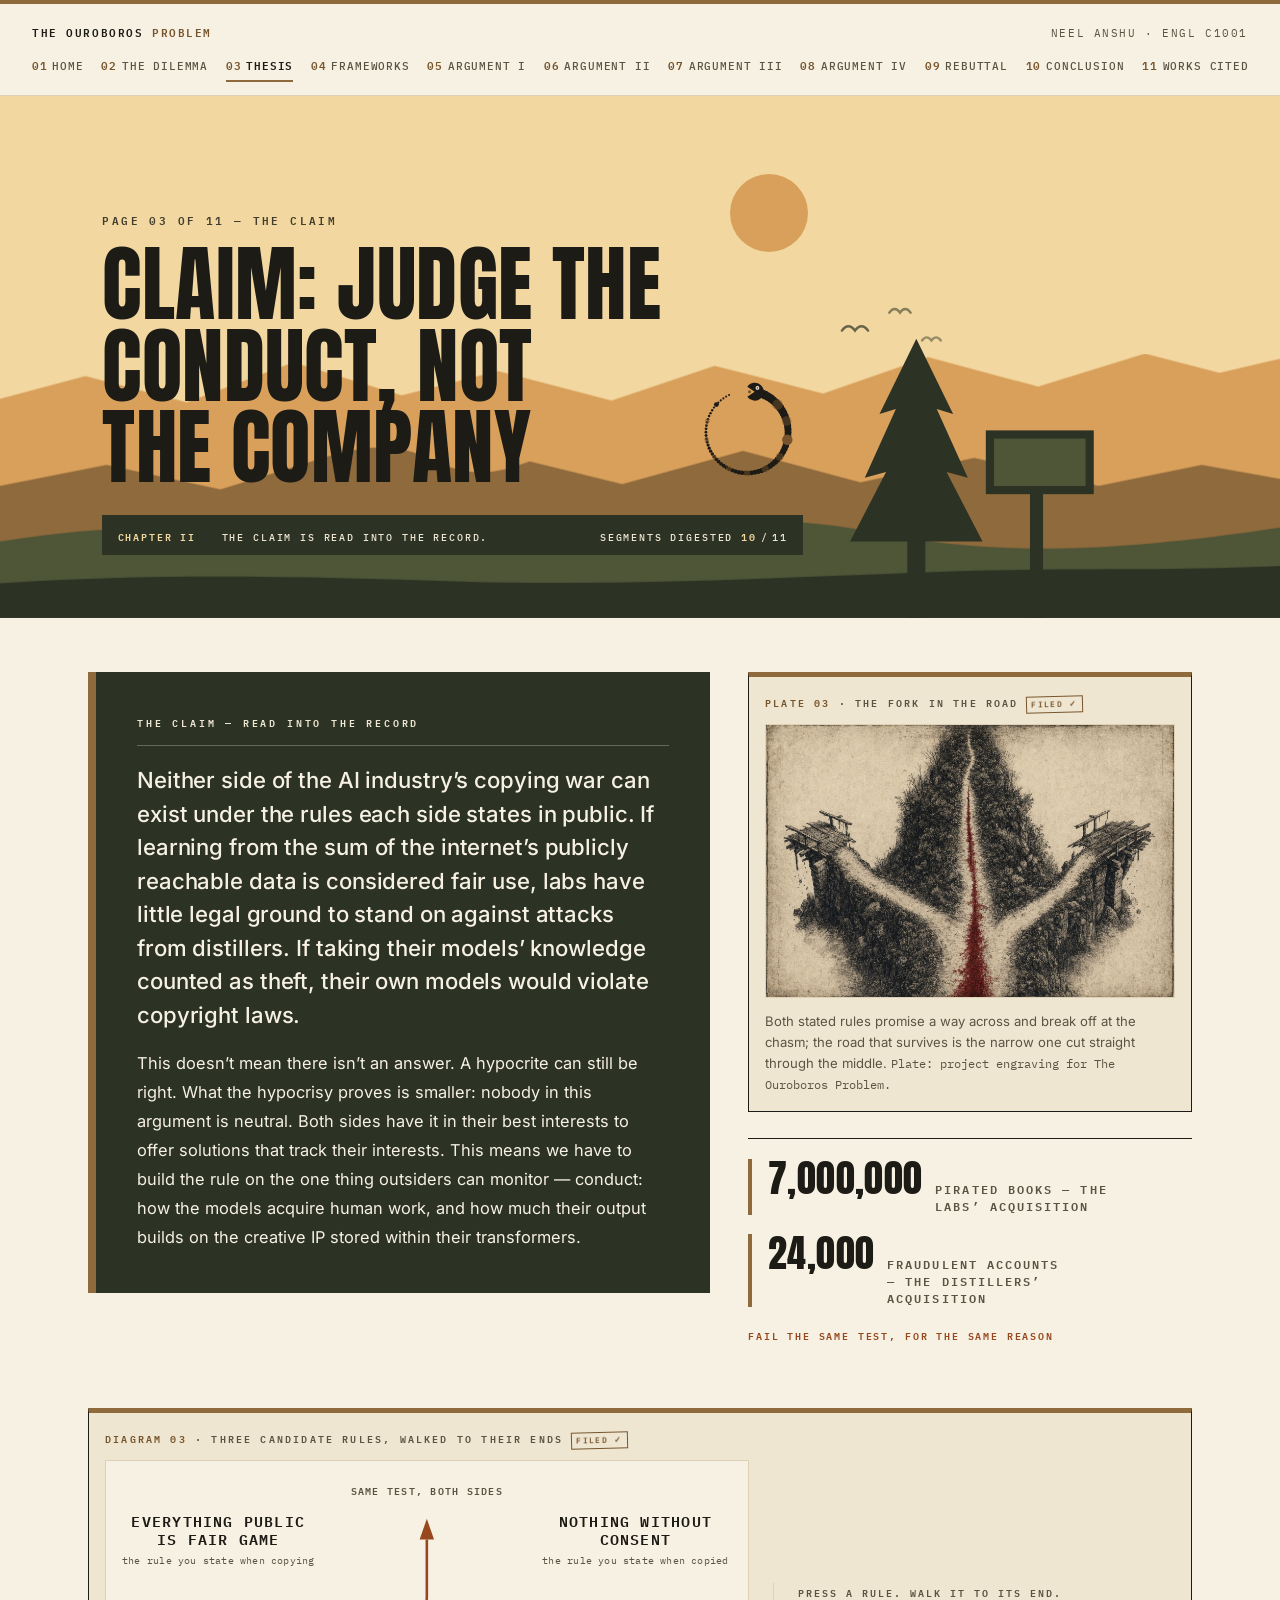
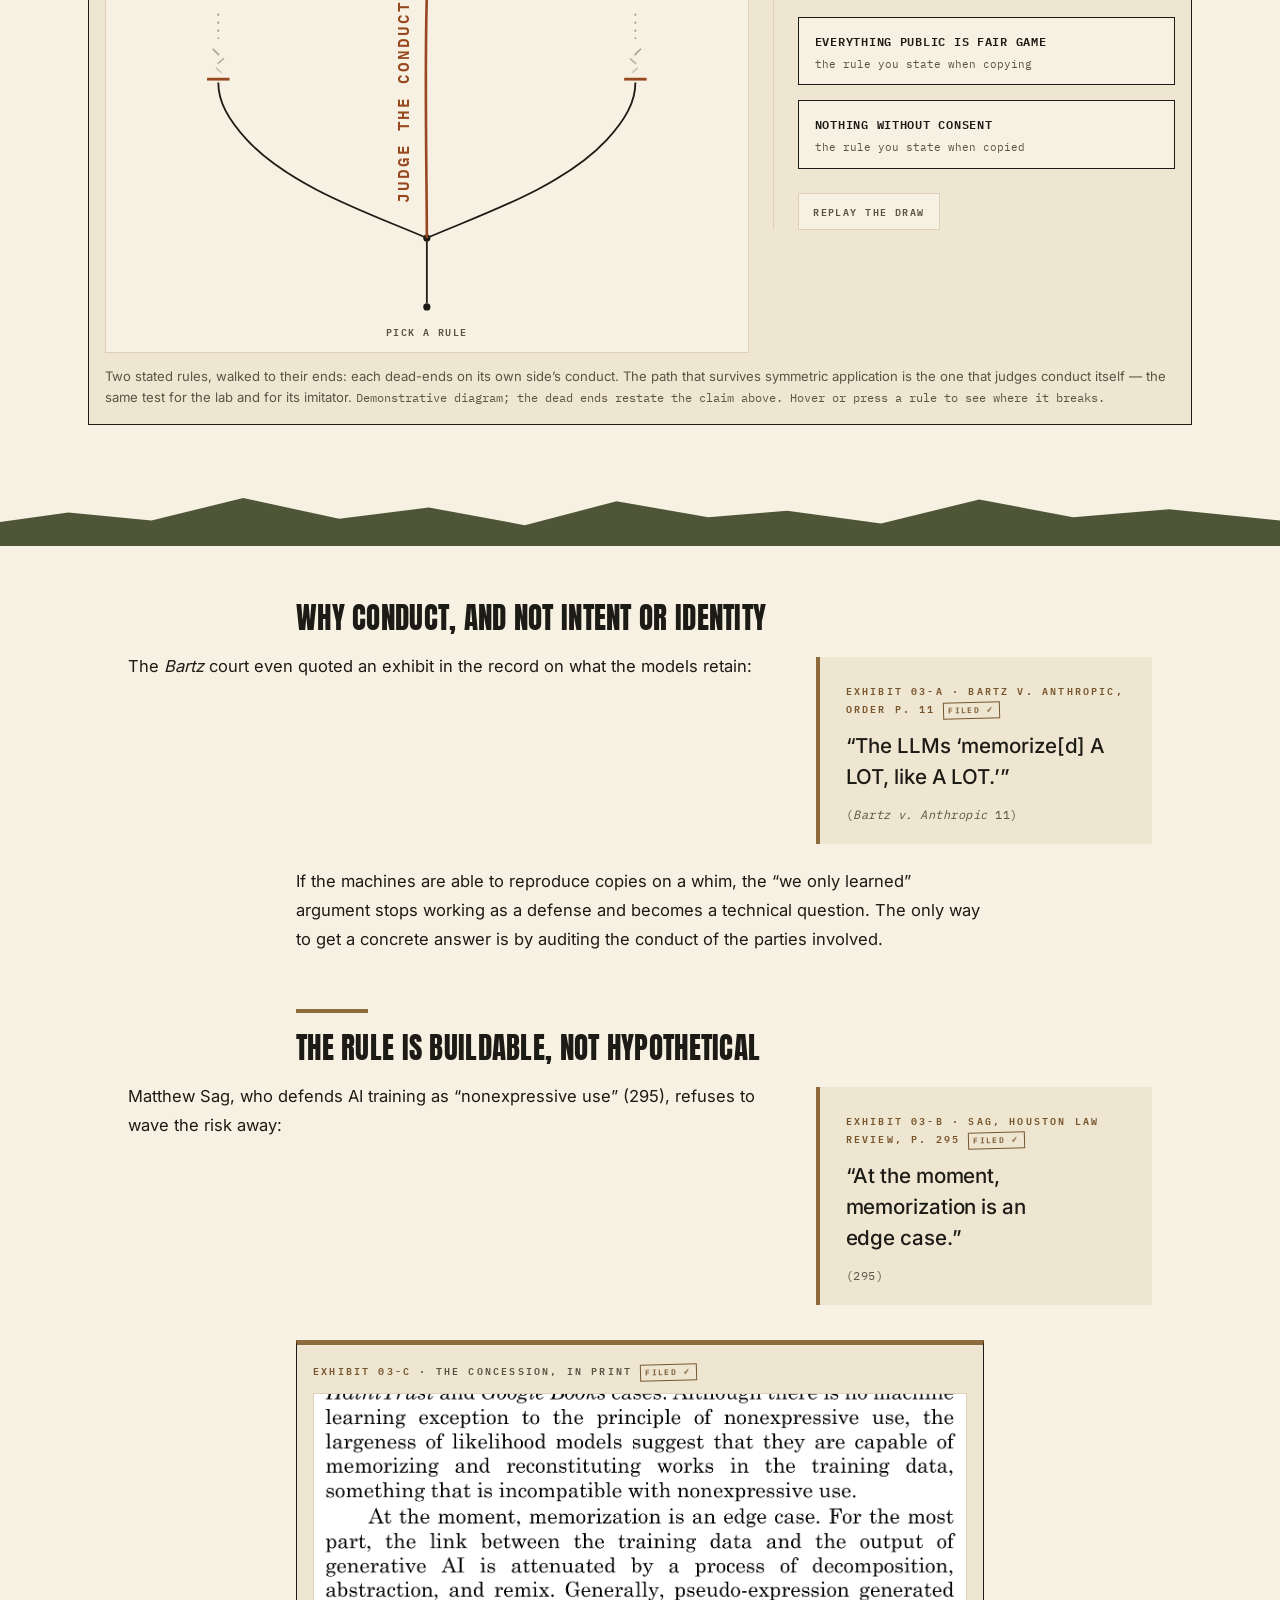
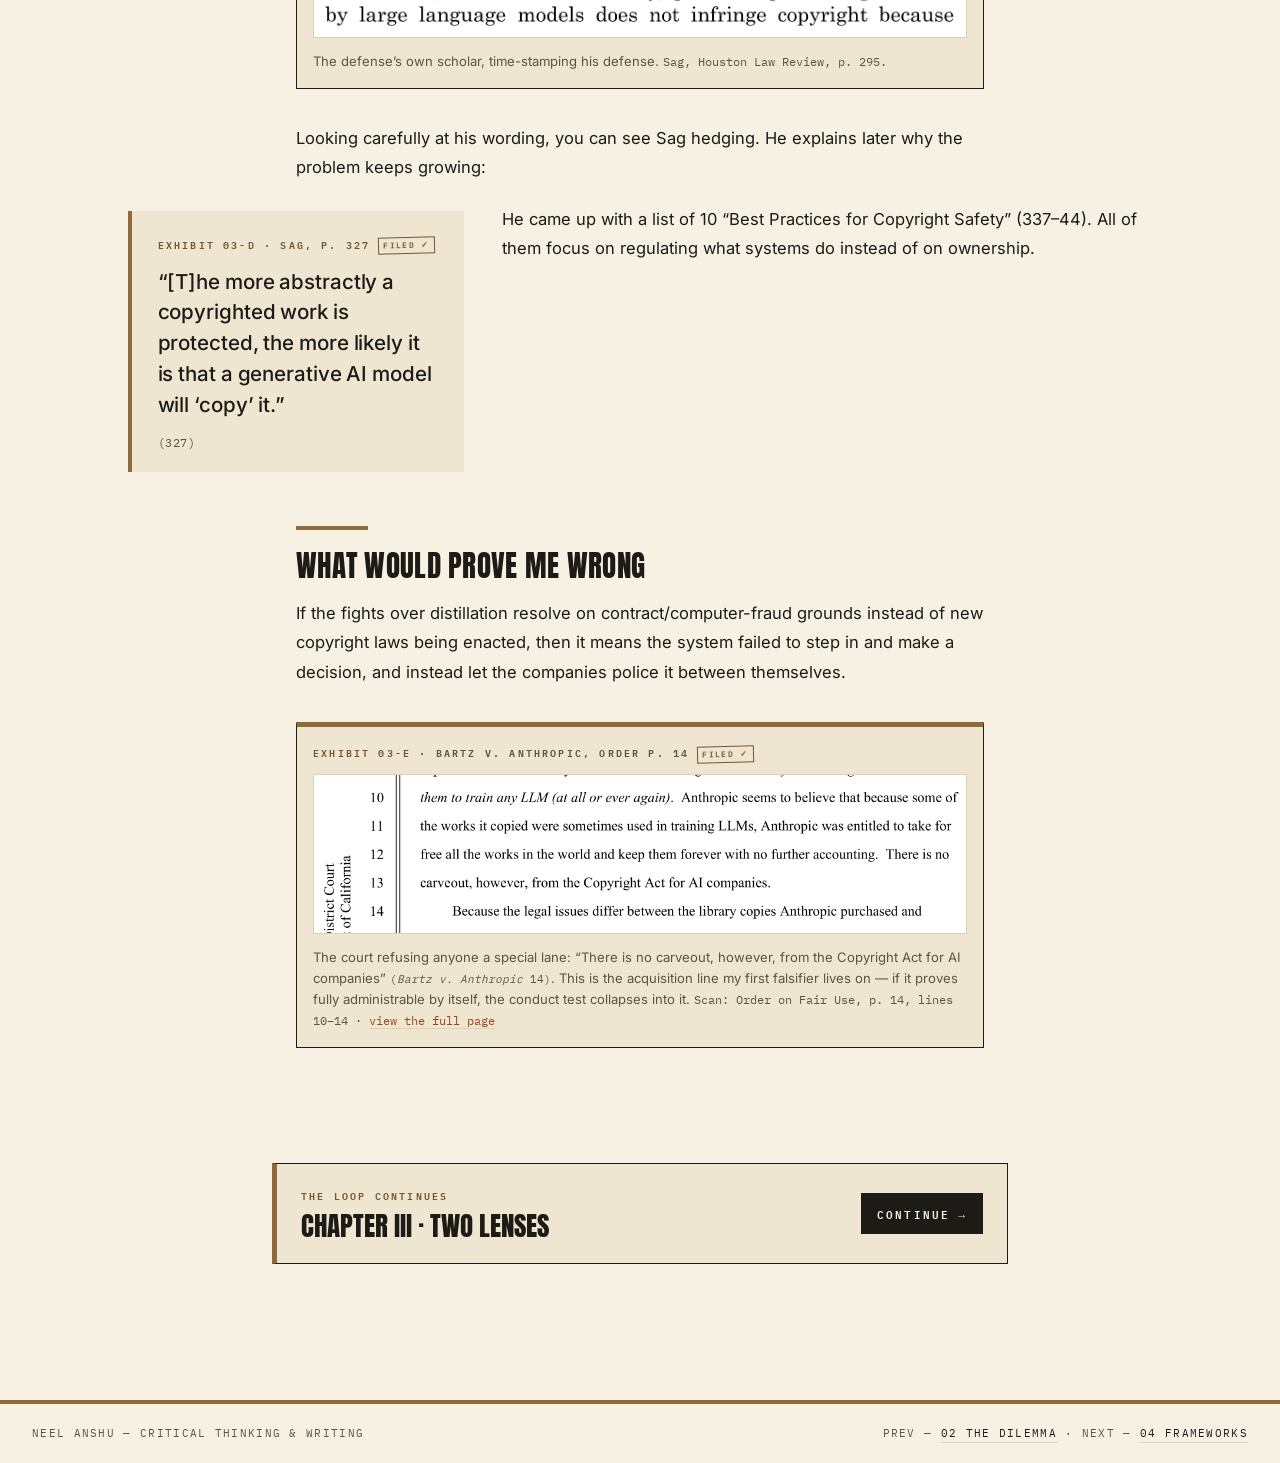
<file: thesis.html>
<!DOCTYPE html>
<html lang="en">
<head>
<meta charset="UTF-8">
<meta name="viewport" content="width=device-width, initial-scale=1.0">
<title>Claim: Judge the Conduct, Not the Company &mdash; The Ouroboros Problem</title>
<meta name="description" content="A project on AI, fair use, and the loop that feeds itself.">
<link rel="stylesheet" href="styles.css">
<style>
/* ═══════════ Page 03 · Thesis — MORNING ═══════════
   The claim is staked: a lone pine and a claim plaque on the
   morning ridge. Scoped under body.p-thesis. Flat fills only —
   discrete solid bands, no frameworks, radius 0. Signature:
   the fork trail draws itself through (reduced-motion safe). */

/* ---- hero vista: five morning bands, focal on the right third ---- */
.p-thesis .vista { min-height: clamp(380px, 58vh, 600px); }
.p-thesis .vista .vista-content {
  /* reserve the right third for the pine + plaque at every width */
  width: min(46rem, 100vw - clamp(150px, 23vw, 300px) - clamp(1rem, 13vw, 12rem) - max(1.5rem, 8vw) - 1rem);
}
.p-thesis .vista-focal {
  position: absolute;
  z-index: 2;
  right: clamp(1rem, 13vw, 12rem);
  bottom: -2px;
  width: clamp(150px, 23vw, 300px);
  pointer-events: none;
}
.p-thesis .vista-focal svg { display: block; width: 100%; height: auto; }
.p-thesis .vista .pagehead { margin: 0; }
/* trail register: the injected chapter strip sits on a flat
   ground-color panel so it stays readable over the dark bands */
.p-thesis .vista .quest-strip {
  max-width: none;
  margin: 1.7rem 0 0;
  padding: 0.75rem 0.95rem 0.65rem;
  border-top: 0;
  background: var(--ground);
  color: var(--paper-dim);
}
.p-thesis .vista .quest-strip .q-chap,
.p-thesis .vista .quest-strip .q-prog b { color: var(--sky); }

/* ---- the claim, staked: dark-pine plaque + trail-sign stats ---- */
.p-thesis .claimband { margin-top: clamp(2.6rem, 6vh, 4rem); }
.p-thesis .plaqgrid {
  display: grid;
  grid-template-columns: minmax(0, 7fr) minmax(0, 5fr);
  gap: clamp(1.6rem, 3vw, 3rem);
  align-items: start;
  margin-bottom: 4rem;
}
.p-thesis .plaque {
  background: var(--ground);
  color: var(--paper);
  border-left: 8px solid var(--accent);
  padding: clamp(1.5rem, 3.2vw, 2.6rem);
}
.p-thesis .plaque .ptag {
  font-family: var(--font-mono);
  font-size: 0.63rem;
  font-weight: 600;
  letter-spacing: 0.28em;
  text-transform: uppercase;
  color: var(--paper-dim);
  padding-bottom: 0.85rem;
  margin-bottom: 1.15rem;
  border-bottom: 1px solid rgba(247, 241, 227, 0.28);
}
.p-thesis .plaque .lede {
  font-size: clamp(1.16rem, 1.9vw, 1.38rem);
  line-height: 1.52;
  font-weight: 500;
  letter-spacing: -0.005em;
  margin-bottom: 1.05rem;
  text-wrap: pretty;
}
.p-thesis .plaque .ptext {
  font-size: 1.02rem;
  line-height: 1.78;
  text-wrap: pretty;
}
/* the plaque is staked: page-tuned stamp entrance, settles flat */
body.p-thesis .plaque.stamp { transform: scale(1.08) rotate(-0.7deg); }
body.p-thesis .plaque.stamp.on {
  transform: none;
  transition: opacity 0.34s var(--ease-stamp), transform 0.34s var(--ease-stamp);
}

.p-thesis .heroside { min-width: 0; }
.p-thesis .heroside figure.exhibit { margin: 0 0 1.6rem; }
.p-thesis .twin {
  border-top: 1px solid var(--ink);
  padding-top: 1.25rem;
  display: grid;
  gap: 1.15rem;
}
.p-thesis .twin .statline .n { font-size: clamp(2.1rem, 3vw, 2.7rem); }
.p-thesis .twinnote {
  font-family: var(--font-mono);
  font-size: 0.64rem;
  font-weight: 600;
  letter-spacing: 0.18em;
  text-transform: uppercase;
  color: var(--red);
}

/* ---- Diagram 03: the fork, read as a trail map ---- */
.p-thesis .forkband { margin-bottom: 1rem; }
.p-thesis .forkfig { margin: 0; }
.p-thesis .forkgrid {
  display: grid;
  grid-template-columns: minmax(0, 1.6fr) minmax(15rem, 1fr);
  gap: 1.5rem;
  align-items: center;
}
.p-thesis .rail { border-left: 1px solid var(--hairline); padding-left: 1.5rem; }
.p-thesis .railhead {
  font-family: var(--font-mono);
  font-size: 0.63rem;
  font-weight: 600;
  letter-spacing: 0.2em;
  text-transform: uppercase;
  color: var(--ink-soft);
  margin-bottom: 1rem;
}
.p-thesis .rule + .rule { margin-top: 0.9rem; }
.p-thesis .rulebtn {
  display: block;
  width: 100%;
  text-align: left;
  background: var(--paper);
  border: 1px solid var(--ink);
  border-radius: 0;
  padding: 0.85rem 1rem;
  cursor: pointer;
  font-family: var(--font-mono);
  transition: background 0.15s ease, border-color 0.15s ease;
}
.p-thesis .rulebtn .rb-name {
  display: block;
  font-size: 0.76rem;
  font-weight: 600;
  letter-spacing: 0.06em;
  text-transform: uppercase;
  color: var(--ink);
}
.p-thesis .rulebtn .rb-sub {
  display: block;
  margin-top: 0.35rem;
  font-size: 0.68rem;
  color: var(--ink-soft);
}
.p-thesis .rulebtn:hover { background: var(--paper-dim); }
.p-thesis .rulebtn:focus-visible { outline: 2px solid var(--red); outline-offset: 2px; }
.p-thesis .rulebtn[aria-expanded="true"] { border-color: var(--red); }
.p-thesis .rulebtn[aria-expanded="true"] .rb-name { color: var(--red); }
.p-thesis .why {
  display: none;
  font-family: var(--font-mono);
  font-size: 0.73rem;
  line-height: 1.55;
  color: var(--red);
  padding: 0.55rem 0 0.1rem;
}
.p-thesis .rule:hover .why,
.p-thesis .rule:focus-within .why,
.p-thesis .rulebtn[aria-expanded="true"] + .why { display: block; }
.p-thesis .replay {
  margin-top: 1.5rem;
  background: var(--paper);
  border: 1px solid var(--hairline);
  border-radius: 0;
  padding: 0.55rem 0.9rem;
  font-family: var(--font-mono);
  font-size: 0.64rem;
  font-weight: 600;
  letter-spacing: 0.14em;
  text-transform: uppercase;
  color: var(--ink-soft);
  cursor: pointer;
  transition: border-color 0.15s ease, color 0.15s ease;
}
.p-thesis .replay:hover { border-color: var(--ink); color: var(--ink); }
.p-thesis .replay:focus-visible { outline: 2px solid var(--red); outline-offset: 2px; }

/* map registers */
.p-thesis .fork { border: 1px solid var(--hairline); background: var(--paper); }
.p-thesis .fork text { font-family: var(--font-mono); }
.p-thesis .fork .t-main { font-size: 19px; font-weight: 600; letter-spacing: 0.08em; fill: var(--ink); }
.p-thesis .fork .t-sub  { font-size: 13px; letter-spacing: 0.02em; fill: var(--ink-soft); }
.p-thesis .fork .t-fail { font-size: 16px; font-weight: 600; letter-spacing: 0.04em; fill: var(--red); }
.p-thesis .fork .t-node { font-size: 13px; font-weight: 600; letter-spacing: 0.14em; fill: var(--ink-soft); }
.p-thesis .fork .t-top  { font-size: 13px; font-weight: 600; letter-spacing: 0.12em; fill: var(--ink-soft); }
.p-thesis .fork .t-clab { font-size: 20px; font-weight: 600; letter-spacing: 0.12em; fill: var(--red); }
.p-thesis .fork .pTrunk { stroke: var(--ink); stroke-width: 2.25; }
.p-thesis .fork .pOuter { fill: none; stroke: var(--ink); stroke-width: 2.25; }
.p-thesis .fork .pCenter { fill: none; stroke: var(--red); stroke-width: 3.25; }
.p-thesis .fork .stub { stroke: var(--ink); stroke-width: 2; stroke-dasharray: 3 7; opacity: 0.4; }
.p-thesis .fork .edge { stroke: var(--red); stroke-width: 3.5; }
.p-thesis .fork .debris { stroke: var(--ink-soft); stroke-width: 2; }
.p-thesis .fork .node { fill: var(--ink); }
.p-thesis .fork .arrow { fill: var(--red); }
.p-thesis .fork .hit { fill: none; stroke: transparent; stroke-width: 44; pointer-events: stroke; cursor: pointer; }

/* dead-end reveals (hover / focus / pinned) */
.p-thesis .fork .fail { opacity: 0; transition: opacity 0.22s var(--ease-stamp); }
.p-thesis .forkfig.sL .failL, .p-thesis .forkfig.oL .failL,
.p-thesis .forkfig.sR .failR, .p-thesis .forkfig.oR .failR { opacity: 1; }
.p-thesis .fork .pL, .p-thesis .fork .pR { transition: stroke 0.2s ease; }
.p-thesis .forkfig.sL .pL, .p-thesis .forkfig.oL .pL,
.p-thesis .forkfig.sR .pR, .p-thesis .forkfig.oR .pR { stroke: var(--red); }

/* signature: the trail draws through (armed by JS so no-JS stays complete) */
.p-thesis .forkfig.arm:not(.go) .pL,
.p-thesis .forkfig.arm:not(.go) .pR,
.p-thesis .forkfig.arm:not(.go) .pCenter { stroke-dasharray: 1; stroke-dashoffset: 1; }
.p-thesis .forkfig.arm:not(.go) .brk,
.p-thesis .forkfig.arm:not(.go) .arrow,
.p-thesis .forkfig.arm:not(.go) .t-top,
.p-thesis .forkfig.arm:not(.go) .t-clab { opacity: 0; }
.p-thesis .forkfig.arm.go .pL,
.p-thesis .forkfig.arm.go .pR {
  stroke-dasharray: 1; stroke-dashoffset: 0;
  transition: stroke-dashoffset 0.65s var(--ease-stamp);
}
.p-thesis .forkfig.arm.go .pR { transition-delay: 0.12s; }
.p-thesis .forkfig.arm.go .brk { opacity: 1; transition: opacity 0.3s var(--ease-stamp) 0.62s; }
.p-thesis .forkfig.arm.go .pCenter {
  stroke-dasharray: 1; stroke-dashoffset: 0;
  transition: stroke-dashoffset 1.25s var(--ease-stamp) 0.85s;
}
.p-thesis .forkfig.arm.go .arrow,
.p-thesis .forkfig.arm.go .t-top,
.p-thesis .forkfig.arm.go .t-clab { opacity: 1; transition: opacity 0.35s var(--ease-stamp) 2s; }

/* ---- one ridgeline seam between the map and the prose ---- */
.p-thesis .ridge-divider { margin: 3.6rem 0 0; }

/* ---- essay furniture: trail blazes + pull-alongside pairs ---- */
.p-thesis .essay { padding-top: 0.5rem; padding-bottom: 1rem; }
.p-thesis .essay hr.hr {
  border: 0;
  width: 4.5rem;
  height: 4px;
  background: var(--accent);
  margin: 3.4rem 0 1.2rem;
}
.p-thesis .essay hr.hr + h2 { margin-top: 0; }
.p-thesis .pair { margin-bottom: 1.4rem; }
@media (min-width: 900px) {
  .p-thesis .pair {
    display: grid;
    grid-template-columns: minmax(0, 1fr) minmax(16rem, 21rem);
    gap: 2.4rem;
    align-items: start;
    margin-inline: calc((100% - min(64rem, 100vw - 3rem)) / 2);
  }
  .p-thesis .pair--lead { grid-template-columns: minmax(16rem, 21rem) minmax(0, 1fr); }
  .p-thesis .pair blockquote.qs { margin: 0.35rem 0 0; }
  .p-thesis .pair > p { margin-bottom: 0; }
}
.p-thesis figure.exhibit figcaption a {
  color: var(--red);
  text-decoration: none;
  border-bottom: 1px solid var(--hairline);
}
.p-thesis figure.exhibit figcaption a:hover { border-bottom-color: var(--red); }
.p-thesis main { padding-bottom: 4rem; }

/* ---- small screens ---- */
@media (max-width: 900px) {
  .p-thesis .plaqgrid { grid-template-columns: 1fr; }
  .p-thesis .forkgrid { grid-template-columns: 1fr; }
  .p-thesis .rail {
    border-left: 0;
    border-top: 1px solid var(--hairline);
    padding-left: 0;
    padding-top: 1.2rem;
  }
}
@media (max-width: 560px) {
  .p-thesis .fork .t-main { font-size: 22px; }
  .p-thesis .fork .t-sub { font-size: 14px; }
  .p-thesis .fork .t-fail { font-size: 19px; }
  .p-thesis .fork .t-clab { font-size: 23px; }
  .p-thesis .fork .t-top, .p-thesis .fork .t-node { font-size: 15px; }
}

/* ---- reduced motion: everything lands in its final, readable state ---- */
@media (prefers-reduced-motion: reduce) {
  body.p-thesis .plaque.stamp { opacity: 1; transform: none; transition: none; }
  .p-thesis .fork .fail { opacity: 1; transition: none; }
  .p-thesis .why { display: block; }
  .p-thesis .replay { display: none; }
}
</style>
<noscript><style>
  .reveal, .stamp, .rule-draw { opacity: 1 !important; transform: none !important; }
  .p-thesis .fork .fail { opacity: 1; }
  .p-thesis .why { display: block; }
  .p-thesis .replay { display: none; }
</style></noscript>
</head>
<body class="p-thesis">

<header class="site">
  <div class="masthead">
    <a class="mark" href="index.html">The Ouroboros <em>Problem</em></a>
    <span class="tag">Neel Anshu &middot; ENGL C1001</span>
  </div>
  <nav class="toolbar" aria-label="Pages">
    <a href="index.html"><span class="num">01</span>Home</a>
    <a href="dilemma.html"><span class="num">02</span>The Dilemma</a>
    <a href="thesis.html" aria-current="page"><span class="num">03</span>Thesis</a>
    <a href="frameworks.html"><span class="num">04</span>Frameworks</a>
    <a href="argument-1.html"><span class="num">05</span>Argument I</a>
    <a href="argument-2.html"><span class="num">06</span>Argument II</a>
    <a href="argument-3.html"><span class="num">07</span>Argument III</a>
    <a href="argument-4.html"><span class="num">08</span>Argument IV</a>
    <a href="rebuttal.html"><span class="num">09</span>Rebuttal</a>
    <a href="conclusion.html"><span class="num">10</span>Conclusion</a>
    <a href="works-cited.html"><span class="num">11</span>Works Cited</a>
  </nav>
</header>

<main>

  <!-- Morning vista: five flat bands, lone pine beside the staked claim plaque -->
  <section class="vista" aria-label="Morning on the ridge: a lone pine stands beside a staked claim plaque">

    <svg viewBox="0 0 1440 600" preserveAspectRatio="none" aria-hidden="true" focusable="false">
      <rect width="1440" height="600" fill="var(--sky)"></rect>
      <path class="vista-band" fill="var(--far)"
            d="M0 348 L96 322 L210 352 L330 306 L452 344 L560 316 L688 350 L804 310 L926 342 L1044 300 L1168 334 L1288 296 L1372 318 L1440 302 L1440 600 L0 600 Z"></path>
      <path class="vista-band" fill="var(--mid)"
            d="M0 448 L120 424 L248 452 L370 414 C420 400 448 400 486 418 C524 436 548 438 596 420 L700 446 L836 408 L968 444 L1096 416 L1236 448 L1352 424 L1440 440 L1440 600 L0 600 Z"></path>
      <path class="vista-band" fill="var(--near)"
            d="M0 512 C120 492 220 492 340 510 C470 528 560 522 690 500 C810 480 900 484 1010 506 C1130 528 1260 524 1440 496 L1440 600 L0 600 Z"></path>
      <path class="vista-band" fill="var(--ground)"
            d="M0 560 C180 548 340 552 520 558 C720 564 900 552 1080 546 C1220 542 1330 546 1440 540 L1440 600 L0 600 Z"></path>
    </svg>

    <span class="scene-motif scene-motif--disc" style="--motif-size: 78px; left: 57%; top: 15%; background: var(--far);" aria-hidden="true"></span>

    <div class="vista-focal" aria-hidden="true">
      <svg viewBox="0 0 360 400" focusable="false">
        <path d="M28 46 c5 -7 11 -7 16 0 c5 -7 11 -7 16 0" fill="none" stroke="var(--ground)" stroke-width="3" stroke-linecap="round" opacity="0.7"></path>
        <path d="M86 24 c4 -6 9 -6 13 0 c4 -6 9 -6 13 0" fill="none" stroke="var(--ground)" stroke-width="3" stroke-linecap="round" opacity="0.55"></path>
        <path d="M126 58 c3.5 -5 8 -5 11.5 0 c3.5 -5 8 -5 11.5 0" fill="none" stroke="var(--ground)" stroke-width="3" stroke-linecap="round" opacity="0.45"></path>
        <g fill="var(--ground)">
          <rect x="108" y="290" width="22" height="110"></rect>
          <path d="M119 56 L74 148 L94 142 L56 226 L82 219 L38 304 L200 304 L156 219 L182 226 L144 142 L164 148 Z"></path>
          <rect x="258" y="242" width="16" height="158"></rect>
          <rect x="204" y="168" width="132" height="78"></rect>
        </g>
        <rect x="214" y="178" width="112" height="58" fill="var(--near)"></rect>
      </svg>
    </div>

    <div class="vista-content">
      <div class="pagehead">
        <div class="headings">
          <p class="kicker">Page 03 of 11 &mdash; the claim</p>
          <h1 class="display">Claim: Judge the Conduct, Not the Company</h1>
        </div>
        <svg class="minimap" id="minimap" viewBox="0 0 120 120" role="navigation"
             aria-label="Site map: the ouroboros with this page highlighted"></svg>
      </div>
    </div>

  </section>

  <!-- The claim, staked: dark-pine plaque left, plate + trail signs right -->
  <section class="wide claimband" aria-label="The claim">
    <div class="plaqgrid">

      <div class="plaque stamp">
        <p class="ptag">The Claim &mdash; read into the record</p>
        <p class="lede">Neither side of the AI industry&rsquo;s copying war can exist under the rules each side states in public. If learning from the sum of the internet&rsquo;s publicly reachable data is considered fair use, labs have little legal ground to stand on against attacks from distillers. If taking their models&rsquo; knowledge counted as theft, their own models would violate copyright laws.</p>
        <p class="ptext">This doesn&rsquo;t mean there isn&rsquo;t an answer. A hypocrite can still be right. What the hypocrisy proves is smaller: nobody in this argument is neutral. Both sides have it in their best interests to offer solutions that track their interests. This means we have to build the rule on the one thing outsiders can monitor &mdash; conduct: how the models acquire human work, and how much their output builds on the creative IP stored within their transformers.</p>
      </div>

      <aside class="heroside">
        <figure class="exhibit reveal">
          <span class="etag"><b>Plate 03</b> &middot; the fork in the road</span>
          <img src="assets/art/oro_fork.jpg" width="1600" height="1066"
               alt="Woodcut engraving of a forked road; the two outer paths end at broken bridges, a narrow center path continues.">
          <figcaption>Both stated rules promise a way across and break off at the chasm; the road that survives is the narrow one cut straight through the middle. <span class="src">Plate: project engraving for The Ouroboros Problem.</span></figcaption>
        </figure>

        <div class="twin reveal d2">
          <div class="statline">
            <span class="n">7,000,000</span>
            <span class="u">pirated books &mdash; the labs&rsquo; acquisition</span>
          </div>
          <div class="statline">
            <span class="n">24,000</span>
            <span class="u">fraudulent accounts &mdash; the distillers&rsquo; acquisition</span>
          </div>
          <p class="twinnote">Fail the same test, for the same reason</p>
        </div>
      </aside>

    </div>
  </section>

  <!-- Diagram 03: two dead-end trails, one path drawn through -->
  <section class="wide forkband" aria-label="The fork diagram">
    <figure class="exhibit forkfig" id="forkfig">
      <span class="etag"><b>Diagram 03</b> &middot; three candidate rules, walked to their ends</span>
      <div class="forkgrid">

        <svg class="fork" viewBox="0 0 800 612" role="img"
             aria-label="Fork diagram. From a node labeled 'pick a rule', two outer paths — 'everything public is fair game' and 'nothing without consent' — each end at a broken bridge. Their failure notes read: 'then distillation is fair use too' and 'then the models were built on theft'. A center path labeled 'judge the conduct' continues through and exits at the top, marked 'same test, both sides'.">

          <!-- standing labels -->
          <g class="lab labL">
            <text class="t-main" x="140" y="82" text-anchor="middle">EVERYTHING PUBLIC</text>
            <text class="t-main" x="140" y="105" text-anchor="middle">IS FAIR GAME</text>
            <text class="t-sub" x="140" y="129" text-anchor="middle">the rule you state when copying</text>
          </g>
          <g class="lab labR">
            <text class="t-main" x="660" y="82" text-anchor="middle">NOTHING WITHOUT</text>
            <text class="t-main" x="660" y="105" text-anchor="middle">CONSENT</text>
            <text class="t-sub" x="660" y="129" text-anchor="middle">the rule you state when copied</text>
          </g>

          <!-- dead-end verdicts (revealed on hover / focus / press) -->
          <g class="fail failL">
            <text class="t-fail" x="140" y="157" text-anchor="middle">THEN DISTILLATION</text>
            <text class="t-fail" x="140" y="177" text-anchor="middle">IS FAIR USE TOO</text>
          </g>
          <g class="fail failR">
            <text class="t-fail" x="660" y="157" text-anchor="middle">THEN THE MODELS</text>
            <text class="t-fail" x="660" y="177" text-anchor="middle">WERE BUILT ON THEFT</text>
          </g>

          <!-- trunk + junction -->
          <circle class="node" cx="400" cy="556" r="4.5"></circle>
          <text class="t-node" x="400" y="592" text-anchor="middle">PICK A RULE</text>
          <line class="pTrunk" x1="400" y1="551" x2="400" y2="474"></line>
          <circle class="node" cx="400" cy="470" r="4.5"></circle>

          <!-- the two stated rules, dead-ending -->
          <path class="pOuter pL" pathLength="1"
                d="M 400 470 C 336 442, 232 408, 176 348 C 152 322, 140 300, 140 276"></path>
          <path class="pOuter pR" pathLength="1"
                d="M 400 470 C 464 442, 568 408, 624 348 C 648 322, 660 300, 660 276"></path>

          <!-- broken bridges: edge, falling debris, far stub -->
          <g class="brk brkL">
            <line class="edge" x1="126" y1="272" x2="154" y2="272"></line>
            <line class="debris" x1="133" y1="234" x2="141" y2="242" opacity="0.5"></line>
            <line class="debris" x1="147" y1="246" x2="139" y2="253" opacity="0.4"></line>
            <line class="debris" x1="137" y1="258" x2="144" y2="264" opacity="0.3"></line>
            <line class="stub" x1="140" y1="190" x2="140" y2="222"></line>
          </g>
          <g class="brk brkR">
            <line class="edge" x1="646" y1="272" x2="674" y2="272"></line>
            <line class="debris" x1="667" y1="234" x2="659" y2="242" opacity="0.5"></line>
            <line class="debris" x1="653" y1="246" x2="661" y2="253" opacity="0.4"></line>
            <line class="debris" x1="663" y1="258" x2="656" y2="264" opacity="0.3"></line>
            <line class="stub" x1="660" y1="190" x2="660" y2="222"></line>
          </g>

          <!-- the conduct rule: draws through -->
          <path class="pCenter" pathLength="1"
                d="M 400 470 C 400 396, 397 268, 400 168 L 400 98"></path>
          <polygon class="arrow" points="400,72 391,98 409,98"></polygon>
          <text class="t-clab" text-anchor="middle" transform="rotate(-90 378 300)" x="378" y="300">JUDGE THE CONDUCT</text>
          <text class="t-top" x="400" y="42" text-anchor="middle">SAME TEST, BOTH SIDES</text>

          <!-- generous hover targets -->
          <path class="hit hitL" d="M 400 470 C 336 442, 232 408, 176 348 C 152 322, 140 300, 140 276 L 140 150"></path>
          <path class="hit hitR" d="M 400 470 C 464 442, 568 408, 624 348 C 648 322, 660 300, 660 276 L 660 150"></path>
        </svg>

        <div class="rail">
          <p class="railhead">Press a rule. Walk it to its end.</p>
          <div class="rule">
            <button type="button" class="rulebtn" id="ruleL" aria-expanded="false" aria-controls="whyL">
              <span class="rb-name">Everything public is fair game</span>
              <span class="rb-sub">the rule you state when copying</span>
            </button>
            <p class="why" id="whyL">&rarr; then distillation is fair use too.</p>
          </div>
          <div class="rule">
            <button type="button" class="rulebtn" id="ruleR" aria-expanded="false" aria-controls="whyR">
              <span class="rb-name">Nothing without consent</span>
              <span class="rb-sub">the rule you state when copied</span>
            </button>
            <p class="why" id="whyR">&rarr; then the models were built on theft.</p>
          </div>
          <button type="button" class="replay" id="replayFork">Replay the draw</button>
        </div>

      </div>
      <figcaption>Two stated rules, walked to their ends: each dead-ends on its own side&rsquo;s conduct. The path that survives symmetric application is the one that judges conduct itself &mdash; the same test for the lab and for its imitator. <span class="src">Demonstrative diagram; the dead ends restate the claim above. Hover or press a rule to see where it breaks.</span></figcaption>
    </figure>
  </section>

  <div class="ridge-divider" aria-hidden="true"></div>

  <!-- The essay -->
  <div class="col essay">

    <h2>Why conduct, and not intent or identity</h2>

    <div class="pair">
      <p>The <em>Bartz</em> court even quoted an exhibit in the record on what the models retain:</p>

      <blockquote class="qs reveal">
        <span class="qtag">Exhibit 03-A &middot; Bartz v. Anthropic, order p. 11</span>
        <p>&ldquo;The LLMs &lsquo;memorize[d] A LOT, like A LOT.&rsquo;&rdquo;</p>
        <footer>(<em>Bartz v. Anthropic</em> 11)</footer>
      </blockquote>
    </div>

    <p>If the machines are able to reproduce copies on a whim, the &ldquo;we only learned&rdquo; argument stops working as a defense and becomes a technical question. The only way to get a concrete answer is by auditing the conduct of the parties involved.</p>

    <hr class="hr rule-draw" aria-hidden="true">
    <h2>The rule is buildable, not hypothetical</h2>

    <div class="pair">
      <p>Matthew Sag, who defends AI training as &ldquo;nonexpressive use&rdquo; (295), refuses to wave the risk away:</p>

      <blockquote class="qs reveal">
        <span class="qtag">Exhibit 03-B &middot; Sag, Houston Law Review, p. 295</span>
        <p>&ldquo;At the moment, memorization is an edge case.&rdquo;</p>
        <footer>(295)</footer>
      </blockquote>
    </div>

    <figure class="exhibit reveal">
      <span class="etag"><b>Exhibit 03-C</b> &middot; the concession, in print</span>
      <img src="assets/evidence/sag-edgecase-zoom.png" alt="Scan from page 295 of Sag's article: at the moment, memorization is an edge case." loading="lazy">
      <figcaption>The defense&rsquo;s own scholar, time-stamping his defense. <span class="src">Sag, Houston Law Review, p. 295.</span></figcaption>
    </figure>

    <p>Looking carefully at his wording, you can see Sag hedging. He explains later why the problem keeps growing:</p>

    <div class="pair pair--lead">
      <blockquote class="qs reveal">
        <span class="qtag">Exhibit 03-D &middot; Sag, p. 327</span>
        <p>&ldquo;[T]he more abstractly a copyrighted work is protected, the more likely it is that a generative AI model will &lsquo;copy&rsquo; it.&rdquo;</p>
        <footer>(327)</footer>
      </blockquote>

      <p>He came up with a list of 10 &ldquo;Best Practices for Copyright Safety&rdquo; (337&ndash;44). All of them focus on regulating what systems do instead of on ownership.</p>
    </div>

    <hr class="hr rule-draw" aria-hidden="true">
    <h2>What would prove me wrong</h2>
    <p>If the fights over distillation resolve on contract/computer-fraud grounds instead of new copyright laws being enacted, then it means the system failed to step in and make a decision, and instead let the companies police it between themselves.</p>

    <figure class="exhibit reveal">
      <span class="etag"><b>Exhibit 03-E</b> &middot; Bartz v. Anthropic, order p. 14</span>
      <img src="assets/evidence/bartz-carveout-zoom.png" width="2212" height="534" loading="lazy"
           alt="Scanned lines from the order, reading: 'There is no carveout, however, from the Copyright Act for AI companies.'">
      <figcaption>The court refusing anyone a special lane: &ldquo;There is no carveout, however, from the Copyright Act for AI companies&rdquo; <span class="cite">(<em>Bartz v. Anthropic</em> 14)</span>. This is the acquisition line my first falsifier lives on &mdash; if it proves fully administrable by itself, the conduct test collapses into it. <span class="src">Scan: Order on Fair Use, p. 14, lines 10&ndash;14 &middot; <a href="assets/evidence/bartz-carveout-page.png">view the full page</a></span></figcaption>
    </figure>

  </div>
</main>

<footer class="site">
  <span>Neel Anshu &mdash; Critical Thinking &amp; Writing</span>
  <span>Prev &mdash; <a href="dilemma.html">02 The Dilemma</a>&nbsp;&middot;&nbsp;Next &mdash; <a href="frameworks.html">04 Frameworks</a></span>
</footer>

<script>window.SITE_PAGES = [{"href": "index.html", "num": "01", "label": "Home"}, {"href": "dilemma.html", "num": "02", "label": "The Dilemma"}, {"href": "thesis.html", "num": "03", "label": "Thesis"}, {"href": "frameworks.html", "num": "04", "label": "Frameworks"}, {"href": "argument-1.html", "num": "05", "label": "Argument I"}, {"href": "argument-2.html", "num": "06", "label": "Argument II"}, {"href": "argument-3.html", "num": "07", "label": "Argument III"}, {"href": "argument-4.html", "num": "08", "label": "Argument IV"}, {"href": "rebuttal.html", "num": "09", "label": "Rebuttal"}, {"href": "conclusion.html", "num": "10", "label": "Conclusion"}, {"href": "works-cited.html", "num": "11", "label": "Works Cited"}];</script>
<script src="snake.js"></script>
<script src="site.js"></script>
<script src="quest.js"></script>
<script>buildMini(document.getElementById('minimap'), window.SITE_PAGES, 2);</script>
<script>
/* Page 03 signature: the fork — dead ends first, the conduct path draws through. */
(function () {
  var fig = document.getElementById('forkfig');
  if (!fig) return;
  var reduced = window.matchMedia('(prefers-reduced-motion: reduce)').matches;
  var btnL = document.getElementById('ruleL');
  var btnR = document.getElementById('ruleR');
  var replay = document.getElementById('replayFork');

  function setPin(btn, cls) {
    var on = btn.getAttribute('aria-expanded') === 'true';
    btn.setAttribute('aria-expanded', on ? 'false' : 'true');
    fig.classList.toggle(cls, !on);
  }
  btnL.addEventListener('click', function () { setPin(btnL, 'oL'); });
  btnR.addEventListener('click', function () { setPin(btnR, 'oR'); });

  function hoverSync(el, cls) {
    if (!el) return;
    el.addEventListener('mouseenter', function () { fig.classList.add(cls); });
    el.addEventListener('mouseleave', function () { fig.classList.remove(cls); });
  }
  hoverSync(btnL.closest('.rule'), 'sL');
  hoverSync(btnR.closest('.rule'), 'sR');
  btnL.addEventListener('focus', function () { fig.classList.add('sL'); });
  btnL.addEventListener('blur', function () { fig.classList.remove('sL'); });
  btnR.addEventListener('focus', function () { fig.classList.add('sR'); });
  btnR.addEventListener('blur', function () { fig.classList.remove('sR'); });

  var hitL = fig.querySelector('.hitL');
  var hitR = fig.querySelector('.hitR');
  hoverSync(hitL, 'sL');
  hoverSync(hitR, 'sR');
  if (hitL) hitL.addEventListener('click', function () { btnL.click(); });
  if (hitR) hitR.addEventListener('click', function () { btnR.click(); });

  if (reduced) {
    fig.classList.add('go');
    if (replay) replay.hidden = true;
    return;
  }

  fig.classList.add('arm');
  if ('IntersectionObserver' in window) {
    var io = new IntersectionObserver(function (entries) {
      entries.forEach(function (e) {
        if (e.isIntersecting) {
          fig.classList.add('go');
          io.disconnect();
        }
      });
    }, { threshold: 0.2, rootMargin: '0px 0px -10% 0px' });
    io.observe(fig);
  } else {
    fig.classList.add('go');
  }

  if (replay) replay.addEventListener('click', function () {
    fig.classList.remove('go');
    void fig.offsetWidth;
    fig.classList.add('go');
  });
})();
</script>

</body>
</html>
</file>
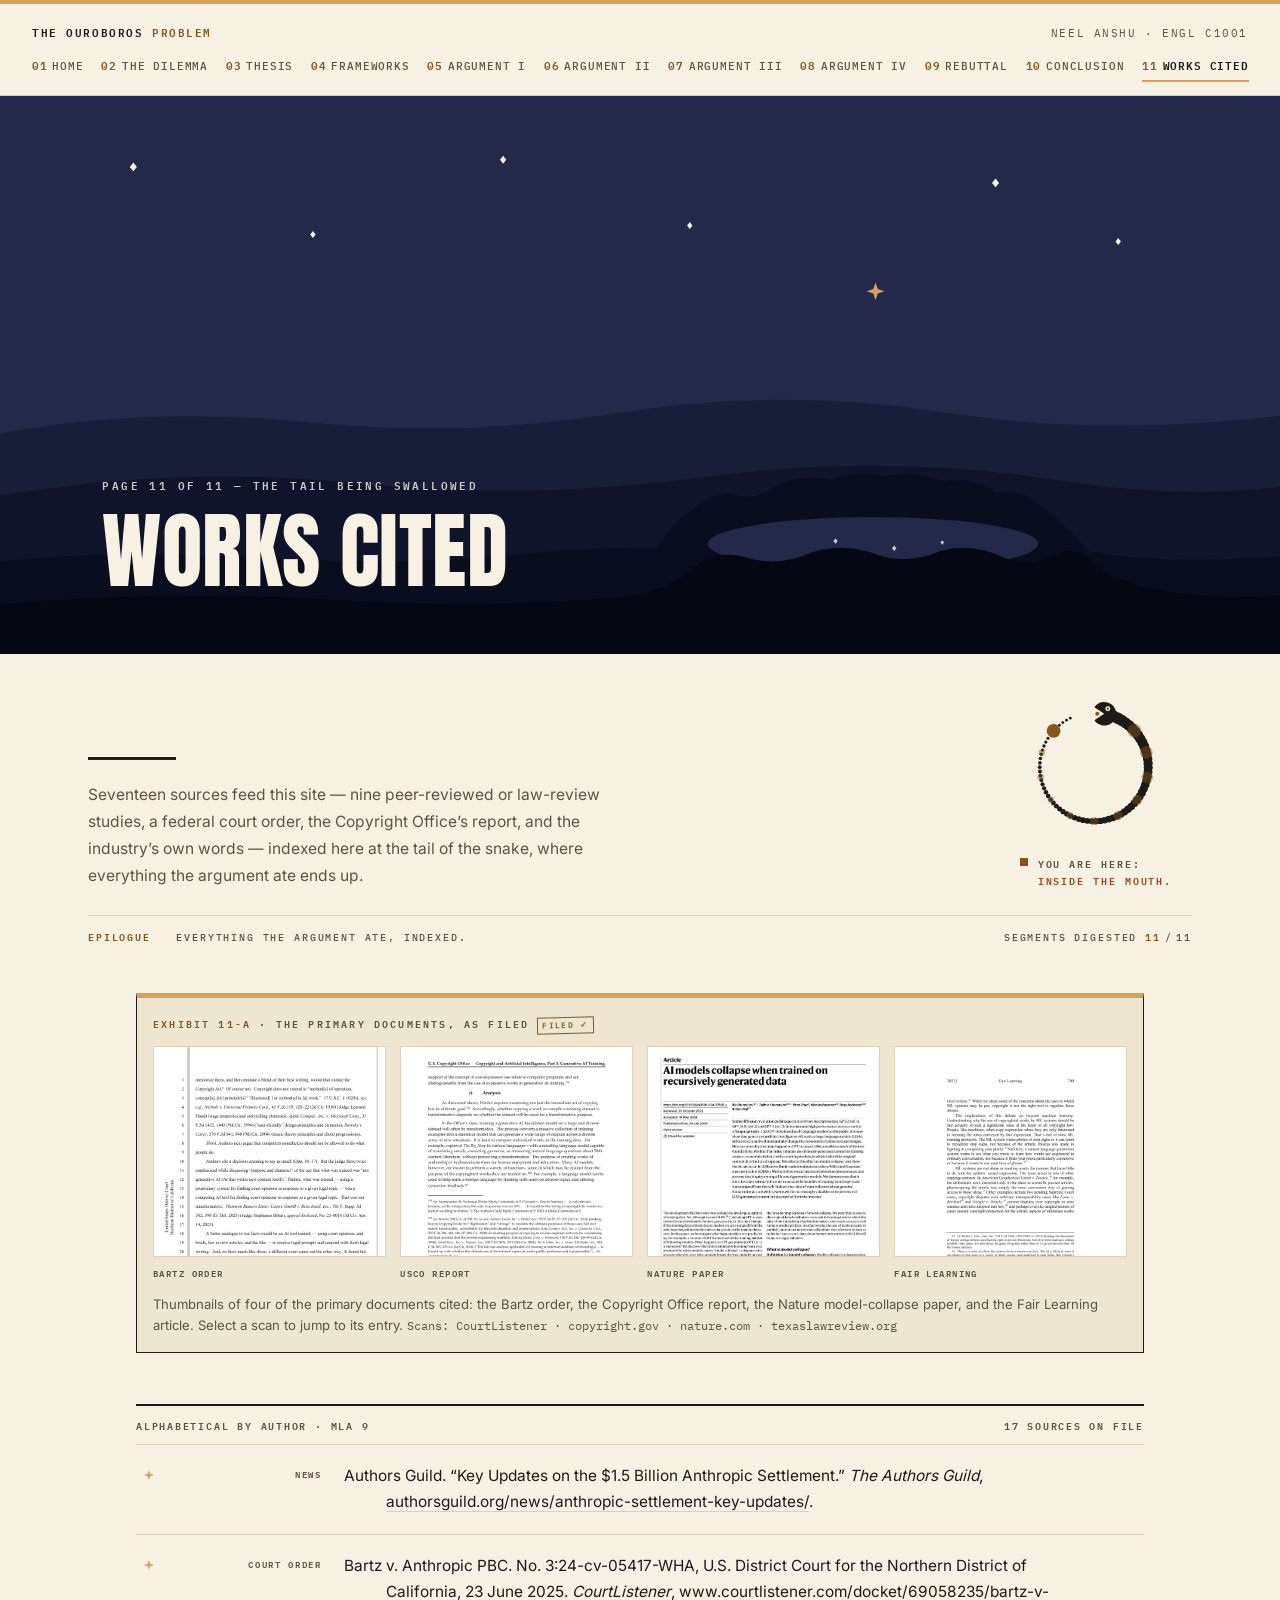
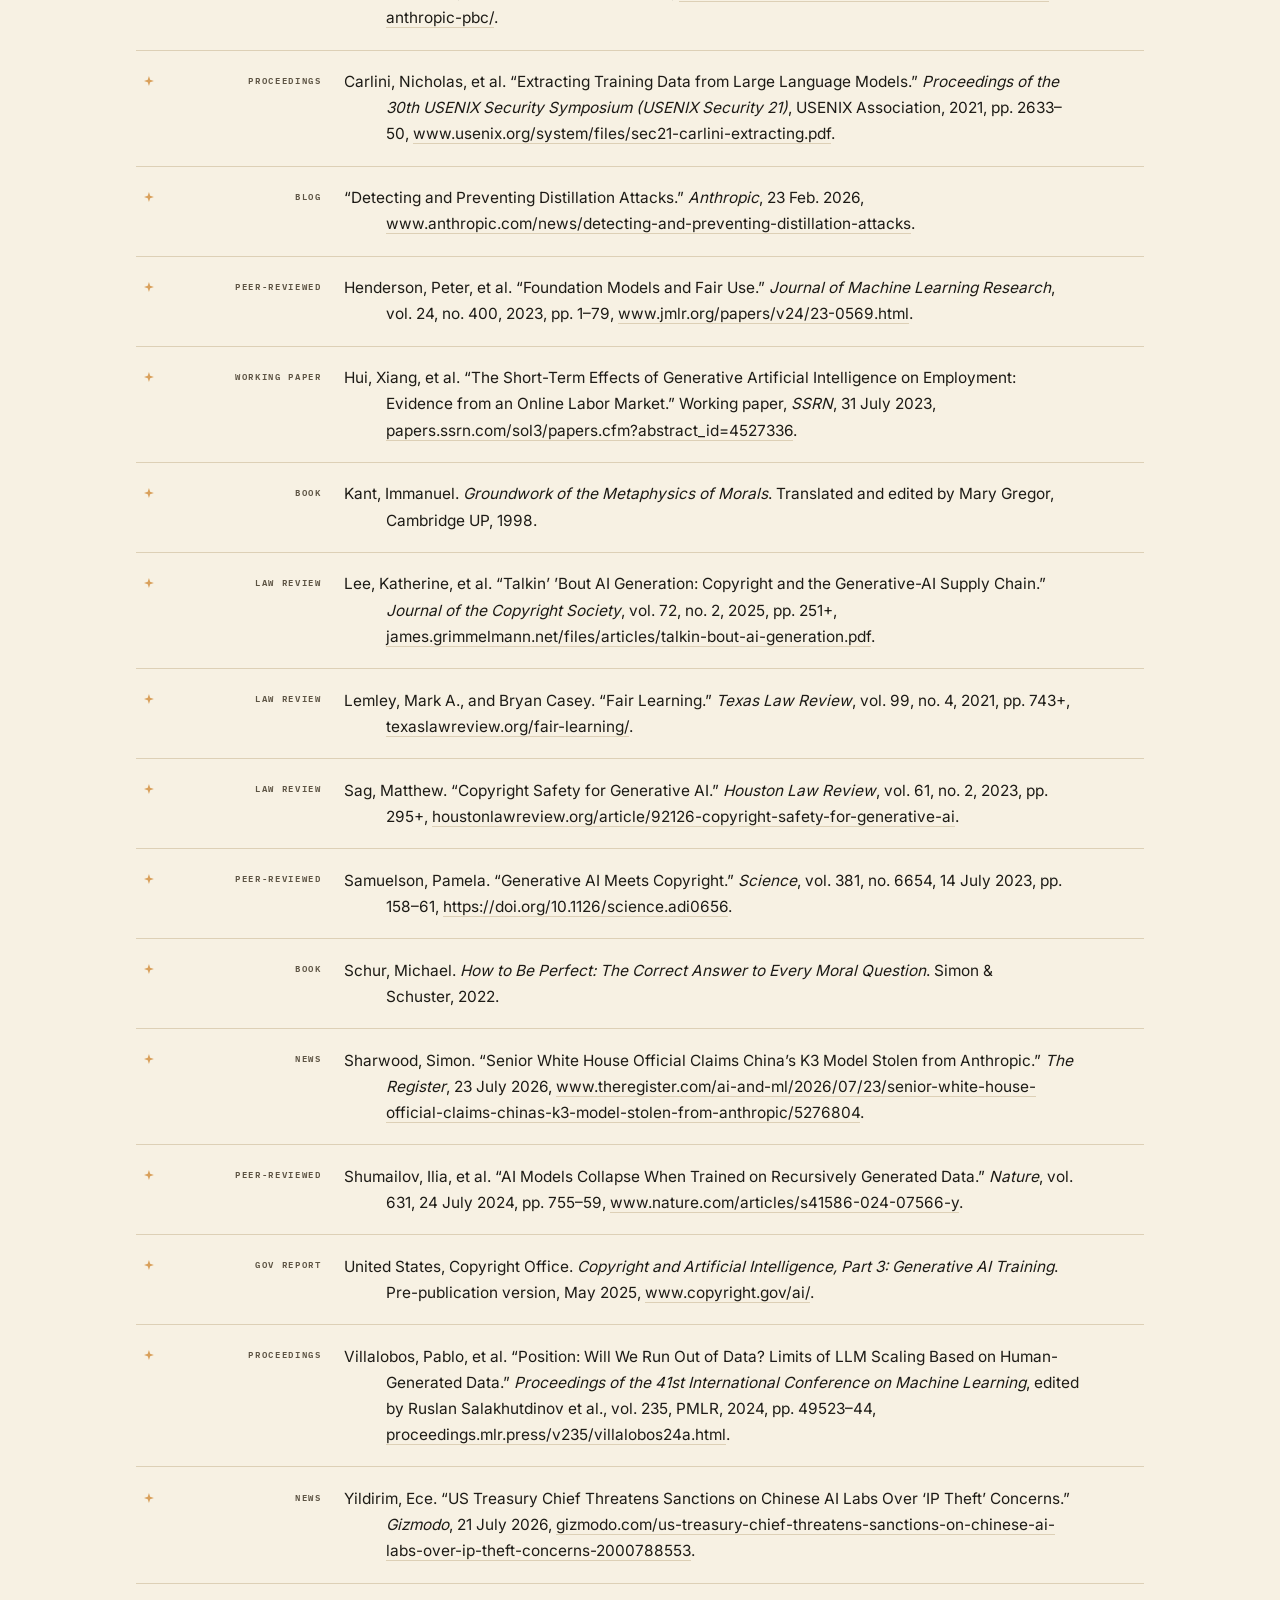
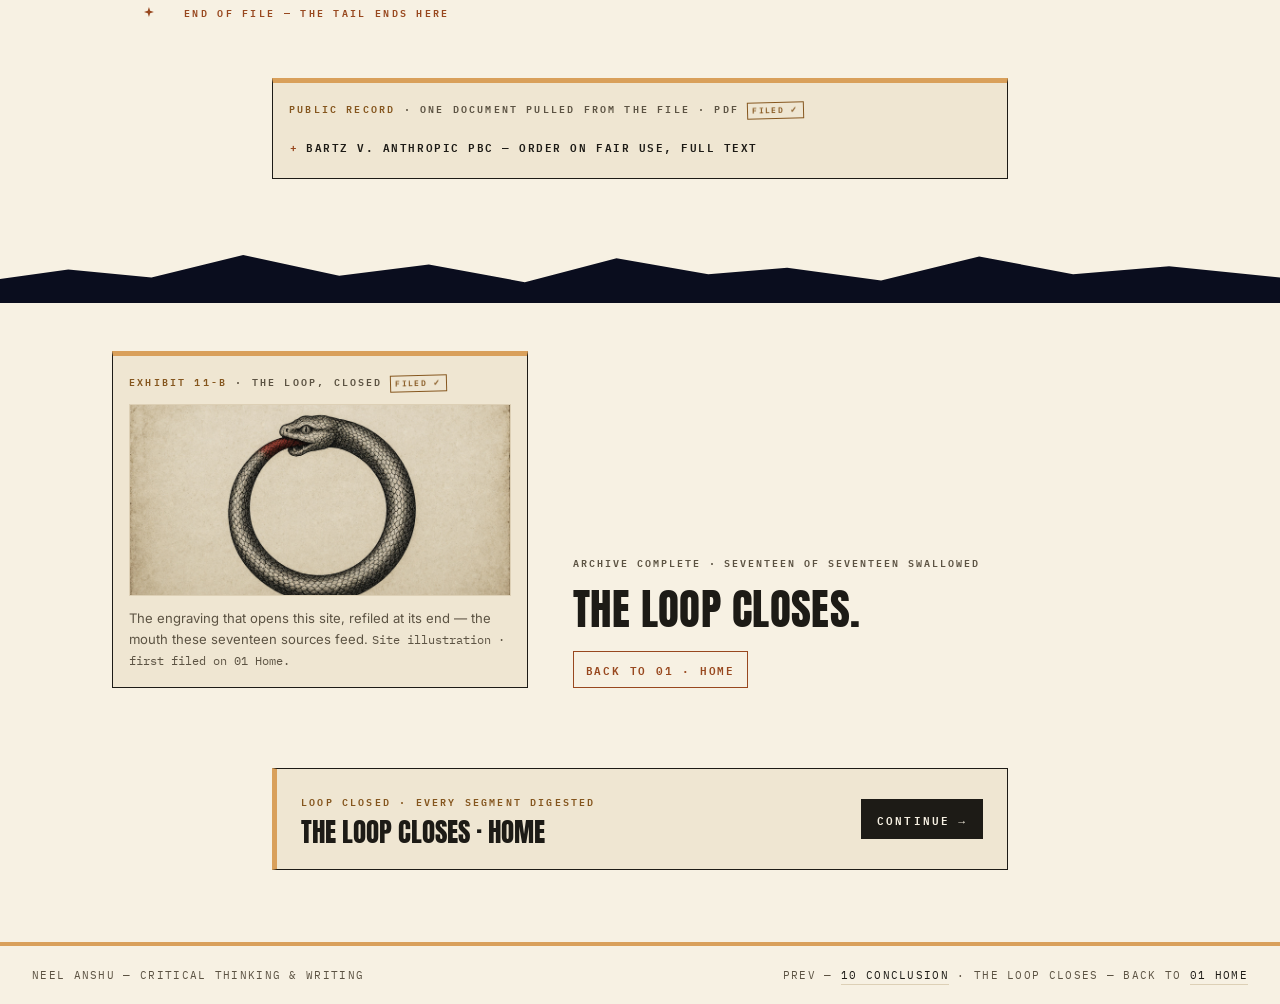
<file: works-cited.html>
<!DOCTYPE html>
<html lang="en">
<head>
<meta charset="UTF-8">
<meta name="viewport" content="width=device-width, initial-scale=1.0">
<title>Works Cited &mdash; The Ouroboros Problem</title>
<meta name="description" content="A project on AI, fair use, and the loop that feeds itself.">
<link rel="stylesheet" href="styles.css">
<style>
/* ═══ Page 11 · Works Cited — starlight. Scoped under body.p-works. ═══
   Last moment of the day. The ridgeline the site has followed for ten
   pages finally closes: a ring of hills seals around a lake that
   mirrors the sky, and the seventeen sources sit in the register like
   stars on a chart. Flat solid fills only — poster-flat bands, no
   frameworks, radius 0. */

/* ---- Hero vista: headline on the left third, the closed ring at right ---- */
.p-works .vista { min-height: clamp(420px, 62vh, 660px); }
.p-works .vista .vista-content { padding-bottom: clamp(2.6rem, 7vh, 4.2rem); }
.p-works .vista .kicker { margin-bottom: 1rem; }
.p-works h1.display { max-width: 14ch; }

/* Signature animation: the stars blink on a slow, stepped beat. */
@media (prefers-reduced-motion: no-preference) {
  .p-works .tw { animation: p11-twinkle 5.2s steps(2, jump-none) infinite; }
  .p-works .tw-b { animation-delay: 1.3s; }
  .p-works .tw-c { animation-delay: 2.7s; }
  .p-works .tw-d { animation-delay: 3.9s; }
  @keyframes p11-twinkle { 0%, 100% { opacity: 1; } 50% { opacity: 0.25; } }
}

/* ---- Ledger bar: lede + you-are-here on paper, under the vista ---- */
.p-works .ledger { margin-top: 2.4rem; }
.p-works .ledger .quest-strip { padding-left: 0; padding-right: 0; }
.p-works .pagehead .headings { max-width: 44rem; }
.p-works .inkrule { width: 5.5rem; height: 3px; background: var(--ink); margin: 0.35rem 0 1.3rem; }
.p-works .lede { max-width: 56ch; font-size: 0.97rem; line-height: 1.75; color: var(--ink-soft); text-wrap: pretty; }
.p-works .youarehere { display: flex; flex-direction: column; align-items: flex-start; gap: 0.9rem; flex: 0 0 auto; }
.p-works .minimap { width: 148px; height: 148px; }
.p-works .yah-cap { display: flex; align-items: flex-start; gap: 0.6rem; max-width: 172px; font-family: var(--font-mono); font-size: 0.6rem; font-weight: 600; letter-spacing: 0.2em; text-transform: uppercase; color: var(--ink-soft); line-height: 1.8; }
.p-works .yah-cap .inmouth { color: var(--red); }
.p-works .yah-mark { flex: 0 0 auto; width: 0.5rem; height: 0.5rem; margin-top: 0.28em; background: var(--red); }

/* ---- Exhibit 11-A: the four primary documents, one placard ---- */
.p-works .wallband { max-width: 66rem; margin: 0 auto; padding: 0 1.5rem; }
.p-works .wallband .exhibit { margin: 3rem 0 0; }
.p-works .wall { display: grid; grid-template-columns: repeat(4, minmax(0, 1fr)); gap: 0.9rem; }
.p-works .wall a { display: block; text-decoration: none; }
.p-works .wall img { height: clamp(150px, 16.5vw, 224px); object-fit: cover; object-position: top center; transition: border-color 0.15s ease; }
.p-works .wall .wtag { display: block; margin-top: 0.5rem; font-family: var(--font-mono); font-size: 0.56rem; font-weight: 600; letter-spacing: 0.16em; text-transform: uppercase; color: var(--ink-soft); transition: color 0.15s ease; }
.p-works .wall a:hover img, .p-works .wall a:focus-visible img { border-color: var(--ink); }
.p-works .wall a:hover .wtag, .p-works .wall a:focus-visible .wtag { color: var(--red); }
.p-works .wall a:focus-visible { outline: 2px solid var(--red); outline-offset: 3px; }

/* ---- The register: seventeen entries, each marked with a star ---- */
.p-works .archive { max-width: 66rem; margin: 0 auto; padding: 3.2rem 1.5rem 0; }
.p-works .listrule { height: 2px; background: var(--ink); }
.p-works .listmeta { display: flex; justify-content: space-between; align-items: baseline; gap: 1rem; padding: 0.65rem 0 0.6rem; border-bottom: 1px solid var(--hairline); font-family: var(--font-mono); font-size: 0.62rem; font-weight: 600; letter-spacing: 0.18em; text-transform: uppercase; color: var(--ink-soft); }
.p-works .entry { display: grid; grid-template-columns: 1.6rem 8.6rem minmax(0, 1fr); column-gap: 1.4rem; padding: 1.15rem 0; border-bottom: 1px solid var(--hairline); scroll-margin-top: 7.5rem; }
.p-works .entry:target { background: var(--paper-dim); }
.p-works .tick { grid-column: 1; grid-row: 1; justify-self: center; align-self: start; margin-top: 0.42em; width: 0.62rem; height: 0.62rem; overflow: visible; }
.p-works .tick path { fill: var(--accent); }
.p-works .chip { grid-column: 2; justify-self: end; text-align: right; margin-top: 0.3em; font-family: var(--font-mono); font-size: 0.58rem; font-weight: 600; letter-spacing: 0.18em; text-transform: uppercase; color: var(--ink-soft); white-space: nowrap; }
.p-works .mla { grid-column: 3; max-width: 46rem; font-size: 0.96rem; line-height: 1.7; padding-left: 2.6rem; text-indent: -2.6rem; text-wrap: pretty; }
.p-works .mla a { color: var(--ink); text-decoration: none; border-bottom: 1px solid var(--hairline); overflow-wrap: anywhere; transition: color 0.15s ease, border-color 0.15s ease; }
.p-works .mla a:hover { color: var(--red); border-bottom-color: var(--red); }
.p-works .mla a:focus-visible { outline: 2px solid var(--red); outline-offset: 2px; }
.p-works .tailend { display: grid; grid-template-columns: 1.6rem auto; column-gap: 1.4rem; align-items: center; padding: 1.2rem 0 0.2rem; font-family: var(--font-mono); font-size: 0.6rem; font-weight: 600; letter-spacing: 0.24em; text-transform: uppercase; color: var(--red); }
.p-works .tipdot { display: block; justify-self: center; width: 0.62rem; height: 0.62rem; overflow: visible; }
.p-works .tipdot path { fill: var(--red); }

/* ---- One document pulled from the file: the order, readable in place ---- */
.p-works .docwell { max-width: 46rem; margin: 3.4rem auto 0.4rem; }
.p-works .docwell summary { list-style: none; cursor: pointer; display: flex; align-items: baseline; gap: 0.7em; font-family: var(--font-mono); font-size: 0.68rem; font-weight: 600; letter-spacing: 0.14em; text-transform: uppercase; color: var(--ink); padding: 0.55em 0.1em; }
.p-works .docwell summary::-webkit-details-marker { display: none; }
.p-works .docwell summary::before { content: "+"; color: var(--red); font-weight: 600; }
.p-works .docwell details[open] summary::before { content: "\2212"; }
.p-works .docwell summary:hover { color: var(--red); }
.p-works .docwell summary:focus-visible { outline: 2px solid var(--red); outline-offset: 3px; }
.p-works .docwell iframe { height: 540px; margin-top: 0.55rem; }
.p-works .docwell .pdfopen { display: inline-block; margin-top: 0.8rem; font-family: var(--font-mono); font-size: 0.64rem; font-weight: 600; letter-spacing: 0.12em; text-transform: uppercase; color: var(--ink); text-decoration: none; border-bottom: 1px solid var(--hairline); padding-bottom: 0.15em; }
.p-works .docwell .pdfopen:hover { border-bottom-color: var(--red); }
.p-works .docwell .pdfopen:focus-visible { outline: 2px solid var(--red); outline-offset: 2px; }

/* ---- The loop closes ---- */
.p-works .ridge-divider { margin-top: 3.8rem; }
.p-works .loopband { padding: 3rem 1.5rem 1rem; }
.p-works .loopgrid { max-width: 66rem; margin: 0 auto; display: grid; grid-template-columns: minmax(0, 26rem) minmax(0, 1fr); gap: 2.8rem; align-items: end; }
.p-works .loopfig { margin: 0; }
.p-works .loopfig img { height: clamp(150px, 15vw, 205px); object-fit: cover; object-position: 50% 34%; }
.p-works .lb-kick { font-family: var(--font-mono); font-size: 0.62rem; font-weight: 600; letter-spacing: 0.2em; text-transform: uppercase; color: var(--ink-soft); margin-bottom: 0.95rem; }
.p-works .lb-display { font-family: var(--font-display); font-weight: 400; text-transform: uppercase; font-size: clamp(1.9rem, 3.6vw, 2.7rem); line-height: 1; letter-spacing: 0.01em; }
.p-works .lb-link { display: inline-block; margin-top: 1.3rem; font-family: var(--font-mono); font-size: 0.7rem; font-weight: 600; letter-spacing: 0.16em; text-transform: uppercase; color: var(--red); text-decoration: none; border: 1px solid var(--red); padding: 0.75em 1.05em; transition: background-color 0.15s ease, color 0.15s ease; }
.p-works .lb-link:hover { background: var(--red); color: var(--paper); }
.p-works .lb-link:focus-visible { outline: 2px solid var(--red); outline-offset: 3px; }

/* ---- Screen-reader helper ---- */
.p-works .sr-only { position: absolute; width: 1px; height: 1px; padding: 0; margin: -1px; overflow: hidden; clip: rect(0 0 0 0); white-space: nowrap; border: 0; }

/* ---- Breakpoints ---- */
@media (max-width: 920px) {
  .p-works .minimap { width: 128px; height: 128px; }
  .p-works .loopgrid { grid-template-columns: 1fr; gap: 2.2rem; align-items: start; }
  .p-works .loopfig { max-width: 30rem; }
}
@media (max-width: 760px) {
  .p-works .wall { grid-template-columns: 1fr 1fr; }
  .p-works .wall img { height: clamp(150px, 26vw, 210px); }
  .p-works .entry { grid-template-columns: 1.2rem minmax(0, 1fr); column-gap: 1rem; }
  .p-works .tick { grid-row: 1 / span 2; }
  .p-works .chip { grid-column: 2; grid-row: 1; justify-self: start; text-align: left; margin: 0 0 0.4rem; }
  .p-works .mla { grid-column: 2; grid-row: 2; padding-left: 1.6rem; text-indent: -1.6rem; }
  .p-works .tailend { grid-template-columns: 1.2rem auto; column-gap: 1rem; }
}
@media (max-width: 600px) {
  /* Seat the headline at the top of the sky; the ring keeps the floor. */
  .p-works .vista { align-items: flex-start; min-height: 480px; }
  .p-works .vista .vista-content { padding-top: 2.1rem; padding-bottom: 13rem; }
}
@media (max-width: 560px) {
  .p-works .youarehere { flex-direction: row; align-items: center; gap: 1.1rem; }
  .p-works .minimap { width: 104px; height: 104px; }
  .p-works .yah-cap { max-width: 13rem; }
  .p-works .listmeta { font-size: 0.56rem; letter-spacing: 0.12em; }
  .p-works .wallband, .p-works .archive { padding-left: 1.25rem; padding-right: 1.25rem; }
  .p-works .loopband { padding-left: 1.25rem; padding-right: 1.25rem; }
  .p-works .docwell iframe { height: 380px; }
}

/* ---- Reduced motion: hover transitions rest too ---- */
@media (prefers-reduced-motion: reduce) {
  .p-works .mla a, .p-works .wall img, .p-works .wall .wtag, .p-works .lb-link { transition: none; }
}
</style>
</head>
<body class="p-works">

<header class="site">
  <div class="masthead">
    <a class="mark" href="index.html">The Ouroboros <em>Problem</em></a>
    <span class="tag">Neel Anshu &middot; ENGL C1001</span>
  </div>
  <nav class="toolbar" aria-label="Pages">
    <a href="index.html"><span class="num">01</span>Home</a>
    <a href="dilemma.html"><span class="num">02</span>The Dilemma</a>
    <a href="thesis.html"><span class="num">03</span>Thesis</a>
    <a href="frameworks.html"><span class="num">04</span>Frameworks</a>
    <a href="argument-1.html"><span class="num">05</span>Argument I</a>
    <a href="argument-2.html"><span class="num">06</span>Argument II</a>
    <a href="argument-3.html"><span class="num">07</span>Argument III</a>
    <a href="argument-4.html"><span class="num">08</span>Argument IV</a>
    <a href="rebuttal.html"><span class="num">09</span>Rebuttal</a>
    <a href="conclusion.html"><span class="num">10</span>Conclusion</a>
    <a href="works-cited.html" aria-current="page"><span class="num">11</span>Works Cited</a>
  </nav>
</header>

<main>

  <section class="vista hero">
    <!-- Starlight vista: five flat bands, hand-authored. The ridgeline the
         site has followed all day closes here into a ring of hills around
         a lake that mirrors the sky — the loop, sealed. Sparse stars only;
         their stepped twinkle is this page's one animation. -->
    <svg viewBox="0 0 1440 640" preserveAspectRatio="xMaxYMax slice" aria-hidden="true" focusable="false">
      <!-- sparse stars -->
      <g fill="var(--paper)">
        <path class="tw"      d="M150,87 L154,92 L150,97 L146,92 Z"/>
        <path class="tw tw-b" d="M352,164 L355,168 L352,172 L349,168 Z"/>
        <path                 d="M566,79.5 L569.5,84 L566,88.5 L562.5,84 Z"/>
        <path class="tw tw-c" d="M776,154 L779,158 L776,162 L773,158 Z"/>
        <path class="tw tw-d" d="M1120,105 L1124,110 L1120,115 L1116,110 Z"/>
        <path class="tw tw-b" d="M1258,172 L1261,176 L1258,180 L1255,176 Z"/>
      </g>
      <!-- the pole star, seated over the ring -->
      <path class="tw tw-c" fill="var(--accent)" d="M985,222 L987.5,229.5 L995,232 L987.5,234.5 L985,242 L982.5,234.5 L975,232 L982.5,229.5 Z"/>
      <!-- far ridge -->
      <path fill="var(--far)" d="M0,392 Q160,362 330,378 Q520,398 700,368 Q880,340 1060,368 Q1240,396 1440,372 L1440,640 L0,640 Z"/>
      <!-- mid ridge — the last open coil -->
      <path fill="var(--mid)" d="M0,462 Q200,428 400,448 Q600,468 800,440 Q1000,414 1200,446 Q1330,466 1440,452 L1440,640 L0,640 Z"/>
      <!-- near band, rising into the far rim of the ring -->
      <path fill="var(--near)" d="M0,536 Q120,522 260,530 Q420,542 560,530 Q660,520 740,520 Q772,468 820,458 Q846,470 872,452 Q900,436 936,444 Q962,432 996,440 Q1030,432 1062,446 Q1094,440 1122,458 Q1150,452 1176,478 Q1204,498 1224,524 Q1310,540 1440,530 L1440,640 L0,640 Z"/>
      <!-- the lake: a disc of sky held inside the hills -->
      <ellipse fill="var(--sky)" cx="982" cy="516" rx="186" ry="30"/>
      <!-- the sky, answered: stars in the water -->
      <g fill="var(--paper)" opacity="0.8">
        <path                 d="M940,510 L942.5,513 L940,516 L937.5,513 Z"/>
        <path class="tw tw-d" d="M1006,518 L1008.5,521 L1006,524 L1003.5,521 Z"/>
        <path                 d="M1060,512 L1062,514.5 L1060,517 L1058,514.5 Z"/>
      </g>
      <!-- ground, rising into the near rim — the jaw that closes the loop -->
      <path fill="var(--ground)" d="M0,584 Q180,568 360,578 Q540,590 700,576 Q748,570 776,546 Q806,520 842,532 Q876,542 912,526 Q948,514 986,528 Q1022,540 1058,524 Q1094,514 1130,532 Q1160,544 1192,526 Q1214,518 1232,540 Q1268,566 1330,572 Q1390,578 1440,574 L1440,640 L0,640 Z"/>
    </svg>
    <div class="vista-content">
      <p class="kicker">Page 11 of 11 &mdash; the tail being swallowed</p>
      <h1 class="display">Works Cited</h1>
    </div>
  </section>

  <section class="wide ledger">
    <div class="pagehead">
      <div class="headings">
        <div class="inkrule rule-draw" aria-hidden="true"></div>
        <p class="lede reveal">Seventeen sources feed this site &mdash; nine peer-reviewed or law-review studies, a federal court order, the Copyright Office&rsquo;s report, and the industry&rsquo;s own words &mdash; indexed here at the tail of the snake, where everything the argument ate ends up.</p>
      </div>
      <div class="youarehere">
        <svg class="minimap" id="minimap" viewBox="0 0 120 120" role="navigation"
             aria-label="Site map: the ouroboros with this page highlighted"></svg>
        <p class="yah-cap"><span class="yah-mark" aria-hidden="true"></span><span>You are here: <span class="inmouth">inside the&nbsp;mouth.</span></span></p>
      </div>
    </div>
  </section>

  <section class="wallband" aria-label="Exhibit 11-A: four of the primary documents cited">
    <figure class="exhibit reveal">
      <span class="etag"><b>Exhibit 11-A</b> &middot; the primary documents, as filed</span>
      <div class="wall">
        <a href="#bartz" aria-label="Jump to the Bartz v. Anthropic entry below">
          <img src="assets/evidence/bartz-transformative-page.png" width="1224" height="1584"
               alt="Thumbnail scan of a page of the Bartz v. Anthropic court order.">
          <span class="wtag">Bartz order</span>
        </a>
        <a href="#usco" aria-label="Jump to the Copyright Office report entry below">
          <img src="assets/evidence/usco-often-page.png" width="1224" height="1584"
               alt="Thumbnail scan of a page of the Copyright Office report on generative AI training.">
          <span class="wtag">USCO report</span>
        </a>
        <a href="#shumailov" aria-label="Jump to the Nature model-collapse paper entry below">
          <img src="assets/evidence/nature-collapse-page.png" width="1191" height="1582"
               alt="Thumbnail scan of a page of the Nature paper on model collapse.">
          <span class="wtag">Nature paper</span>
        </a>
        <a href="#lemley" aria-label="Jump to the Fair Learning article entry below">
          <img src="assets/evidence/lemley-stopsigns-page.png" width="1224" height="1584"
               alt="Thumbnail scan of a page of the Fair Learning article in the Texas Law Review.">
          <span class="wtag">Fair Learning</span>
        </a>
      </div>
      <figcaption>Thumbnails of four of the primary documents cited: the Bartz order, the Copyright Office report, the Nature model-collapse paper, and the Fair Learning article. Select a scan to jump to its entry. <span class="src">Scans: CourtListener &middot; copyright.gov &middot; nature.com &middot; texaslawreview.org</span></figcaption>
    </figure>
  </section>

  <section class="archive" aria-label="Works cited: seventeen entries, alphabetical, MLA 9">
    <div class="listrule rule-draw" aria-hidden="true"></div>
    <div class="listmeta">
      <span>Alphabetical by author &middot; MLA&nbsp;9</span>
      <span>17 sources on file</span>
    </div>

    <div class="entries" id="entries">

      <div class="entry" id="authorsguild">
        <svg class="tick" viewBox="0 0 10 10" aria-hidden="true" focusable="false"><path d="M5,0 L6.2,3.8 L10,5 L6.2,6.2 L5,10 L3.8,6.2 L0,5 L3.8,3.8 Z"/></svg>
        <span class="chip"><span class="sr-only">Source type: </span>News</span>
        <p class="mla">Authors Guild. &ldquo;Key Updates on the $1.5 Billion Anthropic Settlement.&rdquo; <em>The Authors Guild</em>, <a href="https://authorsguild.org/news/anthropic-settlement-key-updates/">authorsguild.org/news/anthropic-settlement-key-updates/</a>.</p>
      </div>

      <div class="entry" id="bartz">
        <svg class="tick" viewBox="0 0 10 10" aria-hidden="true" focusable="false"><path d="M5,0 L6.2,3.8 L10,5 L6.2,6.2 L5,10 L3.8,6.2 L0,5 L3.8,3.8 Z"/></svg>
        <span class="chip"><span class="sr-only">Source type: </span>Court order</span>
        <p class="mla">Bartz v. Anthropic PBC. No. 3:24-cv-05417-WHA, U.S. District Court for the Northern District of California, 23 June 2025. <em>CourtListener</em>, <a href="https://www.courtlistener.com/docket/69058235/bartz-v-anthropic-pbc/">www.courtlistener.com/docket/69058235/bartz-v-anthropic-pbc/</a>.</p>
      </div>

      <div class="entry" id="carlini">
        <svg class="tick" viewBox="0 0 10 10" aria-hidden="true" focusable="false"><path d="M5,0 L6.2,3.8 L10,5 L6.2,6.2 L5,10 L3.8,6.2 L0,5 L3.8,3.8 Z"/></svg>
        <span class="chip"><span class="sr-only">Source type: </span>Proceedings</span>
        <p class="mla">Carlini, Nicholas, et al. &ldquo;Extracting Training Data from Large Language Models.&rdquo; <em>Proceedings of the 30th USENIX Security Symposium (USENIX Security 21)</em>, USENIX Association, 2021, pp. 2633&ndash;50, <a href="https://www.usenix.org/system/files/sec21-carlini-extracting.pdf">www.usenix.org/system/files/sec21-carlini-extracting.pdf</a>.</p>
      </div>

      <div class="entry" id="anthropic">
        <svg class="tick" viewBox="0 0 10 10" aria-hidden="true" focusable="false"><path d="M5,0 L6.2,3.8 L10,5 L6.2,6.2 L5,10 L3.8,6.2 L0,5 L3.8,3.8 Z"/></svg>
        <span class="chip"><span class="sr-only">Source type: </span>Blog</span>
        <p class="mla">&ldquo;Detecting and Preventing Distillation Attacks.&rdquo; <em>Anthropic</em>, 23 Feb. 2026, <a href="https://www.anthropic.com/news/detecting-and-preventing-distillation-attacks">www.anthropic.com/news/detecting-and-preventing-distillation-attacks</a>.</p>
      </div>

      <div class="entry" id="henderson">
        <svg class="tick" viewBox="0 0 10 10" aria-hidden="true" focusable="false"><path d="M5,0 L6.2,3.8 L10,5 L6.2,6.2 L5,10 L3.8,6.2 L0,5 L3.8,3.8 Z"/></svg>
        <span class="chip"><span class="sr-only">Source type: </span>Peer-reviewed</span>
        <p class="mla">Henderson, Peter, et al. &ldquo;Foundation Models and Fair Use.&rdquo; <em>Journal of Machine Learning Research</em>, vol. 24, no. 400, 2023, pp. 1&ndash;79, <a href="https://www.jmlr.org/papers/v24/23-0569.html">www.jmlr.org/papers/v24/23-0569.html</a>.</p>
      </div>

      <div class="entry" id="hui">
        <svg class="tick" viewBox="0 0 10 10" aria-hidden="true" focusable="false"><path d="M5,0 L6.2,3.8 L10,5 L6.2,6.2 L5,10 L3.8,6.2 L0,5 L3.8,3.8 Z"/></svg>
        <span class="chip"><span class="sr-only">Source type: </span>Working paper</span>
        <p class="mla">Hui, Xiang, et al. &ldquo;The Short-Term Effects of Generative Artificial Intelligence on Employment: Evidence from an Online Labor Market.&rdquo; Working paper, <em>SSRN</em>, 31 July 2023, <a href="https://papers.ssrn.com/sol3/papers.cfm?abstract_id=4527336">papers.ssrn.com/sol3/papers.cfm?abstract_id=4527336</a>.</p>
      </div>

      <div class="entry" id="kant">
        <svg class="tick" viewBox="0 0 10 10" aria-hidden="true" focusable="false"><path d="M5,0 L6.2,3.8 L10,5 L6.2,6.2 L5,10 L3.8,6.2 L0,5 L3.8,3.8 Z"/></svg>
        <span class="chip"><span class="sr-only">Source type: </span>Book</span>
        <p class="mla">Kant, Immanuel. <em>Groundwork of the Metaphysics of Morals</em>. Translated and edited by Mary Gregor, Cambridge UP, 1998.</p>
      </div>

      <div class="entry" id="lee">
        <svg class="tick" viewBox="0 0 10 10" aria-hidden="true" focusable="false"><path d="M5,0 L6.2,3.8 L10,5 L6.2,6.2 L5,10 L3.8,6.2 L0,5 L3.8,3.8 Z"/></svg>
        <span class="chip"><span class="sr-only">Source type: </span>Law review</span>
        <p class="mla">Lee, Katherine, et al. &ldquo;Talkin&rsquo; &rsquo;Bout AI Generation: Copyright and the Generative-AI Supply Chain.&rdquo; <em>Journal of the Copyright Society</em>, vol. 72, no. 2, 2025, pp. 251+, <a href="https://james.grimmelmann.net/files/articles/talkin-bout-ai-generation.pdf">james.grimmelmann.net/files/articles/talkin-bout-ai-generation.pdf</a>.</p>
      </div>

      <div class="entry" id="lemley">
        <svg class="tick" viewBox="0 0 10 10" aria-hidden="true" focusable="false"><path d="M5,0 L6.2,3.8 L10,5 L6.2,6.2 L5,10 L3.8,6.2 L0,5 L3.8,3.8 Z"/></svg>
        <span class="chip"><span class="sr-only">Source type: </span>Law review</span>
        <p class="mla">Lemley, Mark A., and Bryan Casey. &ldquo;Fair Learning.&rdquo; <em>Texas Law Review</em>, vol. 99, no. 4, 2021, pp. 743+, <a href="https://texaslawreview.org/fair-learning/">texaslawreview.org/fair-learning/</a>.</p>
      </div>

      <div class="entry" id="sag">
        <svg class="tick" viewBox="0 0 10 10" aria-hidden="true" focusable="false"><path d="M5,0 L6.2,3.8 L10,5 L6.2,6.2 L5,10 L3.8,6.2 L0,5 L3.8,3.8 Z"/></svg>
        <span class="chip"><span class="sr-only">Source type: </span>Law review</span>
        <p class="mla">Sag, Matthew. &ldquo;Copyright Safety for Generative AI.&rdquo; <em>Houston Law Review</em>, vol. 61, no. 2, 2023, pp. 295+, <a href="https://houstonlawreview.org/article/92126-copyright-safety-for-generative-ai">houstonlawreview.org/article/92126-copyright-safety-for-generative-ai</a>.</p>
      </div>

      <div class="entry" id="samuelson">
        <svg class="tick" viewBox="0 0 10 10" aria-hidden="true" focusable="false"><path d="M5,0 L6.2,3.8 L10,5 L6.2,6.2 L5,10 L3.8,6.2 L0,5 L3.8,3.8 Z"/></svg>
        <span class="chip"><span class="sr-only">Source type: </span>Peer-reviewed</span>
        <p class="mla">Samuelson, Pamela. &ldquo;Generative AI Meets Copyright.&rdquo; <em>Science</em>, vol. 381, no. 6654, 14 July 2023, pp. 158&ndash;61, <a href="https://doi.org/10.1126/science.adi0656">https://doi.org/10.1126/science.adi0656</a>.</p>
      </div>

      <div class="entry" id="schur">
        <svg class="tick" viewBox="0 0 10 10" aria-hidden="true" focusable="false"><path d="M5,0 L6.2,3.8 L10,5 L6.2,6.2 L5,10 L3.8,6.2 L0,5 L3.8,3.8 Z"/></svg>
        <span class="chip"><span class="sr-only">Source type: </span>Book</span>
        <p class="mla">Schur, Michael. <em>How to Be Perfect: The Correct Answer to Every Moral Question</em>. Simon &amp; Schuster, 2022.</p>
      </div>

      <div class="entry" id="sharwood">
        <svg class="tick" viewBox="0 0 10 10" aria-hidden="true" focusable="false"><path d="M5,0 L6.2,3.8 L10,5 L6.2,6.2 L5,10 L3.8,6.2 L0,5 L3.8,3.8 Z"/></svg>
        <span class="chip"><span class="sr-only">Source type: </span>News</span>
        <p class="mla">Sharwood, Simon. &ldquo;Senior White House Official Claims China&rsquo;s K3 Model Stolen from Anthropic.&rdquo; <em>The Register</em>, 23 July 2026, <a href="https://www.theregister.com/ai-and-ml/2026/07/23/senior-white-house-official-claims-chinas-k3-model-stolen-from-anthropic/5276804">www.theregister.com/ai-and-ml/2026/07/23/senior-white-house-official-claims-chinas-k3-model-stolen-from-anthropic/5276804</a>.</p>
      </div>

      <div class="entry" id="shumailov">
        <svg class="tick" viewBox="0 0 10 10" aria-hidden="true" focusable="false"><path d="M5,0 L6.2,3.8 L10,5 L6.2,6.2 L5,10 L3.8,6.2 L0,5 L3.8,3.8 Z"/></svg>
        <span class="chip"><span class="sr-only">Source type: </span>Peer-reviewed</span>
        <p class="mla">Shumailov, Ilia, et al. &ldquo;AI Models Collapse When Trained on Recursively Generated Data.&rdquo; <em>Nature</em>, vol. 631, 24 July 2024, pp. 755&ndash;59, <a href="https://www.nature.com/articles/s41586-024-07566-y">www.nature.com/articles/s41586-024-07566-y</a>.</p>
      </div>

      <div class="entry" id="usco">
        <svg class="tick" viewBox="0 0 10 10" aria-hidden="true" focusable="false"><path d="M5,0 L6.2,3.8 L10,5 L6.2,6.2 L5,10 L3.8,6.2 L0,5 L3.8,3.8 Z"/></svg>
        <span class="chip"><span class="sr-only">Source type: </span>Gov report</span>
        <p class="mla">United States, Copyright Office. <em>Copyright and Artificial Intelligence, Part 3: Generative AI Training</em>. Pre-publication version, May 2025, <a href="https://www.copyright.gov/ai/">www.copyright.gov/ai/</a>.</p>
      </div>

      <div class="entry" id="villalobos">
        <svg class="tick" viewBox="0 0 10 10" aria-hidden="true" focusable="false"><path d="M5,0 L6.2,3.8 L10,5 L6.2,6.2 L5,10 L3.8,6.2 L0,5 L3.8,3.8 Z"/></svg>
        <span class="chip"><span class="sr-only">Source type: </span>Proceedings</span>
        <p class="mla">Villalobos, Pablo, et al. &ldquo;Position: Will We Run Out of Data? Limits of LLM Scaling Based on Human-Generated Data.&rdquo; <em>Proceedings of the 41st International Conference on Machine Learning</em>, edited by Ruslan Salakhutdinov et al., vol. 235, PMLR, 2024, pp. 49523&ndash;44, <a href="https://proceedings.mlr.press/v235/villalobos24a.html">proceedings.mlr.press/v235/villalobos24a.html</a>.</p>
      </div>

      <div class="entry" id="yildirim">
        <svg class="tick" viewBox="0 0 10 10" aria-hidden="true" focusable="false"><path d="M5,0 L6.2,3.8 L10,5 L6.2,6.2 L5,10 L3.8,6.2 L0,5 L3.8,3.8 Z"/></svg>
        <span class="chip"><span class="sr-only">Source type: </span>News</span>
        <p class="mla">Yildirim, Ece. &ldquo;US Treasury Chief Threatens Sanctions on Chinese AI Labs Over &lsquo;IP Theft&rsquo; Concerns.&rdquo; <em>Gizmodo</em>, 21 July 2026, <a href="https://gizmodo.com/us-treasury-chief-threatens-sanctions-on-chinese-ai-labs-over-ip-theft-concerns-2000788553">gizmodo.com/us-treasury-chief-threatens-sanctions-on-chinese-ai-labs-over-ip-theft-concerns-2000788553</a>.</p>
      </div>

      <div class="tailend" aria-hidden="true">
        <svg class="tipdot" viewBox="0 0 10 10" focusable="false"><path d="M5,0 L6.2,3.8 L10,5 L6.2,6.2 L5,10 L3.8,6.2 L0,5 L3.8,3.8 Z"/></svg>
        <span>End of file &mdash; the tail ends here</span>
      </div>

    </div>

    <figure class="exhibit docwell reveal">
      <span class="etag"><b>Public record</b> &middot; one document pulled from the file &middot; PDF</span>
      <details>
        <summary>Bartz v. Anthropic PBC &mdash; order on fair use, full text</summary>
        <iframe src="assets/evidence/bartz-order.pdf" title="Bartz v. Anthropic PBC, Order on Fair Use (N.D. Cal. 2025) — full PDF" loading="lazy"></iframe>
        <a class="pdfopen" href="assets/evidence/bartz-order.pdf">Open the PDF</a>
      </details>
    </figure>
  </section>

  <div class="ridge-divider" aria-hidden="true"></div>

  <section class="loopband" aria-label="The loop closes">
    <div class="loopgrid">
      <figure class="exhibit loopfig reveal">
        <span class="etag"><b>Exhibit 11-B</b> &middot; the loop, closed</span>
        <img src="assets/art/oro_banner.jpg" width="1600" height="1066"
             alt="Woodcut-style engraving of an ouroboros serpent devouring its own tail, its tail tip inked in red.">
        <figcaption>The engraving that opens this site, refiled at its end &mdash; the mouth these seventeen sources feed. <span class="src">Site illustration &middot; first filed on 01 Home.</span></figcaption>
      </figure>
      <div class="loopback reveal d1">
        <p class="lb-kick">Archive complete &middot; seventeen of seventeen swallowed</p>
        <p class="lb-display">The loop closes.</p>
        <a class="lb-link" href="index.html">Back to 01 &middot; Home</a>
      </div>
    </div>
  </section>
</main>

<footer class="site">
  <span>Neel Anshu &mdash; Critical Thinking &amp; Writing</span>
  <span>Prev &mdash; <a href="conclusion.html">10 Conclusion</a>&nbsp;&middot;&nbsp;The loop closes &mdash; back to <a href="index.html">01 Home</a></span>
</footer>

<script>window.SITE_PAGES = [{"href": "index.html", "num": "01", "label": "Home"}, {"href": "dilemma.html", "num": "02", "label": "The Dilemma"}, {"href": "thesis.html", "num": "03", "label": "Thesis"}, {"href": "frameworks.html", "num": "04", "label": "Frameworks"}, {"href": "argument-1.html", "num": "05", "label": "Argument I"}, {"href": "argument-2.html", "num": "06", "label": "Argument II"}, {"href": "argument-3.html", "num": "07", "label": "Argument III"}, {"href": "argument-4.html", "num": "08", "label": "Argument IV"}, {"href": "rebuttal.html", "num": "09", "label": "Rebuttal"}, {"href": "conclusion.html", "num": "10", "label": "Conclusion"}, {"href": "works-cited.html", "num": "11", "label": "Works Cited"}];</script>
<script src="snake.js"></script>
<script src="site.js"></script>
<script src="quest.js"></script>
<script>buildMini(document.getElementById('minimap'), window.SITE_PAGES, 10);</script>

</body>
</html>
</file>
<file: styles.css>
/* ═══════════════════════════════════════════════════════════════
   The Ouroboros Problem — shared foundation
   Firewatch / Olly Moss flat-poster system over the courtroom bones:
   Anton (verdicts) · IBM Plex Mono (evidence) · Inter (explanation)
   One day on a fire lookout: each page owns a moment of the day via
   flat palette tokens (--sky --far --mid --near --ground --accent).
   Flat ink on warm paper. NO gradients. No frameworks. Radius 0.
   ═══════════════════════════════════════════════════════════════ */

@font-face {
  font-family: "Anton";
  src: url("assets/fonts/anton-v27-latin-regular.woff2") format("woff2");
  font-weight: 400; font-style: normal; font-display: swap;
}
@font-face {
  font-family: "IBM Plex Mono";
  src: url("assets/fonts/ibm-plex-mono-v20-latin-regular.woff2") format("woff2");
  font-weight: 400; font-style: normal; font-display: swap;
}
@font-face {
  font-family: "IBM Plex Mono";
  src: url("assets/fonts/ibm-plex-mono-v20-latin-500.woff2") format("woff2");
  font-weight: 500; font-style: normal; font-display: swap;
}
@font-face {
  font-family: "IBM Plex Mono";
  src: url("assets/fonts/ibm-plex-mono-v20-latin-600.woff2") format("woff2");
  font-weight: 600; font-style: normal; font-display: swap;
}
@font-face {
  font-family: "Inter";
  src: url("assets/fonts/inter-v20-latin-regular.woff2") format("woff2");
  font-weight: 400; font-style: normal; font-display: swap;
}
@font-face {
  font-family: "Inter";
  src: url("assets/fonts/inter-v20-latin-500.woff2") format("woff2");
  font-weight: 500; font-style: normal; font-display: swap;
}
@font-face {
  font-family: "Inter";
  src: url("assets/fonts/inter-v20-latin-600.woff2") format("woff2");
  font-weight: 600; font-style: normal; font-display: swap;
}

/* ---------- Base tokens: warm Firewatch paper ---------- */

:root {
  --paper: #f7f1e3;      /* warm cream — the poster stock */
  --paper-dim: #efe6d2;  /* placard fill */
  --ink: #1d1b16;        /* warm near-black */
  --ink-soft: #5c5343;   /* warm secondary */
  --hairline: #ddd0b6;   /* warm hairline */

  /* Legacy alias: everything that used --red now reads the page's
     text-safe accent, so the whole chrome auto-tints per page. */
  --red: var(--accent-ink);

  --font-display: "Anton", "Arial Narrow", sans-serif;
  --font-mono: "IBM Plex Mono", ui-monospace, "SF Mono", Menlo, monospace;
  --font-body: "Inter", ui-sans-serif, -apple-system, "Helvetica Neue", Arial, sans-serif;

  --ease-stamp: cubic-bezier(0.2, 0, 0, 1);
  --col: 46rem;

  /* Default scene palette (first light) so bare pages still render. */
  --sky: #f4c95d; --far: #e8985a; --mid: #b95f30;
  --near: #7a3020; --ground: #3d1c14;
  --accent: #b95f30;      /* flat fills, rules, bands (graphic use) */
  --accent-ink: #98481f;  /* accent for TEXT on paper — ≥4.5:1 */
  --vista-ink: var(--ink);/* text color set over the vista sky */
}

/* ---------- The day arc: per-page scene palettes ----------
   --accent is the poster accent (fills, left rules, sign bands).
   --accent-ink is the same hue pushed dark enough for small text
   on --paper (contrast ≥ 4.5:1 verified). --vista-ink is the text
   color that sits directly on --sky in the hero vista. */

body.p-home {        /* first light */
  --sky: #f4c95d; --far: #e8985a; --mid: #b95f30;
  --near: #7a3020; --ground: #3d1c14;
  --accent: #b95f30; --accent-ink: #98481f; --vista-ink: var(--ink);
}
body.p-dilemma {     /* sunrise */
  --sky: #f6b352; --far: #e07b39; --mid: #a94b28;
  --near: #6e2a1c; --ground: #381712;
  --accent: #a94b28; --accent-ink: #a3441f; --vista-ink: var(--ink);
}
body.p-thesis {      /* morning */
  --sky: #f2d8a0; --far: #d9a05b; --mid: #8f6a3d;
  --near: #4f5537; --ground: #2c3325;
  --accent: #8f6a3d; --accent-ink: #77552c; --vista-ink: var(--ink);
}
body.p-frameworks {  /* high noon */
  --sky: #eadfc4; --far: #c9b98a; --mid: #7d8a5a;
  --near: #45543a; --ground: #253023;
  --accent: #5f7248; --accent-ink: #4d5e39; --vista-ink: var(--ink);
}
body.p-arg1 {        /* afternoon haze */
  --sky: #ecc98f; --far: #d99a55; --mid: #9c6435;
  --near: #5c3d24; --ground: #2e2015;
  --accent: #9c6435; --accent-ink: #7d4f28; --vista-ink: var(--ink);
}
body.p-arg2 {        /* golden hour */
  --sky: #f0b45e; --far: #dd8143; --mid: #ad5230;
  --near: #6b2f20; --ground: #351812;
  --accent: #ad5230; --accent-ink: #964325; --vista-ink: var(--ink);
}
body.p-arg3 {        /* sunset */
  --sky: #ef9e58; --far: #d95f36; --mid: #9e3527;
  --near: #5f1f1a; --ground: #2f1210;
  --accent: #9e3527; --accent-ink: #9e3527; --vista-ink: var(--ink);
}
body.p-arg4 {        /* dusk */
  --sky: #d97a4a; --far: #a84632; --mid: #6f2a26;
  --near: #3f1b20; --ground: #201017;
  --accent: #a84632; --accent-ink: #a04129; --vista-ink: var(--ink);
}
body.p-rebuttal {    /* blue hour — dark vista, prose stays on paper */
  --sky: #7d8aa6; --far: #52618a; --mid: #35406b;
  --near: #20284a; --ground: #111530;
  --accent: #c46a3a; --accent-ink: #94481d; --vista-ink: var(--ink);
}
body.p-conclusion {  /* night, fire below — dark vista, paper prose */
  --sky: #3c4668; --far: #2a3153; --mid: #1b2140;
  --near: #10142c; --ground: #080a1c;
  --accent: #e07b39; --accent-ink: #9c4c1a; --vista-ink: var(--paper);
}
body.p-works {       /* starlight — dark vista, paper prose */
  --sky: #232948; --far: #181d38; --mid: #10142a;
  --near: #0a0d1e; --ground: #050712;
  --accent: #d9a05b; --accent-ink: #85561e; --vista-ink: var(--paper);
}

* { margin: 0; padding: 0; box-sizing: border-box; }

html { scroll-behavior: smooth; }
html, body { height: 100%; }

body {
  background: var(--paper);
  color: var(--ink);
  font-family: var(--font-body);
  -webkit-font-smoothing: antialiased;
  text-rendering: optimizeLegibility;
  display: flex;
  flex-direction: column;
  min-height: 100svh;
  overflow-x: hidden;
}

::selection { background: var(--ink); color: var(--paper); }

/* ---------- Header & navigation toolbar (shared contract) ----------
   The lookout's sign: warm paper strip under a flat accent band that
   tints to each page's moment of the day. */

header.site {
  position: sticky;
  top: 0;
  z-index: 40;
  background: rgba(247, 241, 227, 0.94);
  backdrop-filter: blur(8px);
  border-top: 4px solid var(--accent);
  border-bottom: 1px solid var(--hairline);
}

.masthead {
  display: flex;
  justify-content: space-between;
  align-items: baseline;
  gap: 1rem;
  padding: 1.15rem 2rem 0.85rem;
  font-family: var(--font-mono);
  font-size: 0.7rem;
  letter-spacing: 0.14em;
  text-transform: uppercase;
  color: var(--ink-soft);
}

.masthead .mark {
  color: var(--ink);
  font-weight: 600;
  text-decoration: none;
}
.masthead .mark em { font-style: normal; color: var(--accent-ink); }
.masthead .tag { font-variant-numeric: tabular-nums; white-space: nowrap; }

nav.toolbar {
  display: flex;
  gap: 1.1rem;
  padding: 0 2rem 0.8rem;
  overflow-x: auto;
  scrollbar-width: none;
  -webkit-overflow-scrolling: touch;
}
nav.toolbar::-webkit-scrollbar { display: none; }

nav.toolbar a {
  flex: 0 0 auto;
  font-family: var(--font-mono);
  font-size: 0.66rem;
  font-weight: 500;
  letter-spacing: 0.08em;
  text-transform: uppercase;
  text-decoration: none;
  color: var(--ink-soft);
  padding-bottom: 0.4rem;
  border-bottom: 2px solid transparent;
  transition: color 0.15s ease, border-color 0.15s ease;
}
nav.toolbar a .num {
  color: var(--accent-ink);
  font-weight: 600;
  font-variant-numeric: tabular-nums;
  margin-right: 0.45em;
}
nav.toolbar a:hover { color: var(--ink); }
nav.toolbar a[aria-current="page"] {
  color: var(--ink);
  font-weight: 600;
  border-bottom-color: var(--accent);
}

/* ---------- Page scaffold ---------- */

main { flex: 1; }

.col {
  max-width: var(--col);
  margin: 0 auto;
  padding-left: 1.5rem;
  padding-right: 1.5rem;
}

.wide {
  max-width: 72rem;
  margin: 0 auto;
  padding-left: 1.5rem;
  padding-right: 1.5rem;
}

.kicker {
  font-family: var(--font-mono);
  font-size: 0.68rem;
  font-weight: 600;
  letter-spacing: 0.22em;
  text-transform: uppercase;
  color: var(--accent-ink);
}

h1.display {
  font-family: var(--font-display);
  font-weight: 400;
  text-transform: uppercase;
  font-size: clamp(2.6rem, 7.5vw, 5.2rem);
  line-height: 0.98;
  letter-spacing: 0.005em;
  text-wrap: balance;
}

.essay h2 {
  font-family: var(--font-display);
  font-weight: 400;
  text-transform: uppercase;
  font-size: clamp(1.35rem, 3vw, 1.8rem);
  letter-spacing: 0.01em;
  line-height: 1.1;
  margin: 3rem 0 1.1rem;
}

.essay p {
  font-size: 1.03rem;
  line-height: 1.78;
  margin-bottom: 1.4rem;
  text-wrap: pretty;
}
.essay p em { font-style: italic; }
.essay a { color: var(--accent-ink); text-decoration: none; border-bottom: 1px solid var(--hairline); }
.essay a:hover { border-bottom-color: var(--accent-ink); }

/* Mono citation chip used inline after quotes: (Bartz v. Anthropic 13) */
.cite {
  font-family: var(--font-mono);
  font-size: 0.85em;
  color: var(--ink-soft);
  white-space: nowrap;
}

/* ---------- Page head w/ minimap (shared contract) ---------- */

.pagehead {
  display: flex;
  justify-content: space-between;
  align-items: flex-end;
  gap: 1.5rem;
}
.pagehead .headings { min-width: 0; }
.pagehead .kicker { display: block; margin-bottom: 0.9rem; }

.minimap {
  width: 112px;
  height: 112px;
  flex: 0 0 auto;
  overflow: visible;
}

/* ---------- The vista kit (Firewatch hero) ----------
   .vista        full-bleed flat-sky stage; pages drop 3–6 solid SVG
                 bands inside (sky→ground), no gradients ever.
   .vista-content off-center overlay (rule of thirds, left by default;
                 add .vista--right to seat it on the right third).
   .vista-band   parallax-ready layer: transform-only, driven by the
                 --plx custom prop a tiny page script sets on .vista.
                 Rate modifiers: .plx-far / .plx-mid / .plx-near. */

.vista {
  position: relative;
  overflow: hidden;
  background: var(--sky);          /* flat fill, never a gradient */
  color: var(--vista-ink);
  min-height: clamp(340px, 54vh, 580px);
  display: flex;
  align-items: flex-end;
}
.vista > svg {
  position: absolute;
  inset: 0;
  width: 100%;
  height: 100%;
  display: block;
  pointer-events: none;
}
.vista .vista-content {
  position: relative;
  z-index: 3;
  width: min(46rem, 82vw);
  margin: 0 auto 0 max(1.5rem, 8vw);   /* left third */
  padding: clamp(2.2rem, 6vh, 4rem) 0 clamp(2.4rem, 7vh, 4.5rem);
}
.vista.vista--right .vista-content {
  margin: 0 max(1.5rem, 8vw) 0 auto;   /* right third */
}
.vista .vista-content .kicker { color: var(--vista-ink); opacity: 0.82; }

/* Parallax-ready band: transform only, JS-free contract.
   A page script may set --plx (scroll offset, e.g. "120px") on .vista;
   each band drifts at its own rate. Zero motion by default and under
   prefers-reduced-motion. */
.vista-band {
  transform: translateY(calc(var(--plx, 0px) * var(--plx-rate, 0)));
  will-change: transform;
}
.plx-far  { --plx-rate: 0.05; }
.plx-mid  { --plx-rate: 0.12; }
.plx-near { --plx-rate: 0.22; }

/* Ridgeline divider — one thin silhouette strip between major
   sections. Flat color from the scene (defaults to --near); override
   with a scene var inline if a page needs a different band. */
.ridge-divider {
  height: clamp(2.4rem, 6vw, 4rem);
  background-color: var(--near);
  -webkit-mask-image: url("data:image/svg+xml,%3Csvg xmlns='http://www.w3.org/2000/svg' viewBox='0 0 1200 80' preserveAspectRatio='none'%3E%3Cpath d='M0,80L0,50L64,38L142,48L228,20L318,46L402,32L492,54L578,24L664,44L738,36L826,52L918,22L1006,44L1096,34L1200,48L1200,80Z'/%3E%3C/svg%3E");
  mask-image: url("data:image/svg+xml,%3Csvg xmlns='http://www.w3.org/2000/svg' viewBox='0 0 1200 80' preserveAspectRatio='none'%3E%3Cpath d='M0,80L0,50L64,38L142,48L228,20L318,46L402,32L492,54L578,24L664,44L738,36L826,52L918,22L1006,44L1096,34L1200,48L1200,80Z'/%3E%3C/svg%3E");
  -webkit-mask-size: 100% 100%;
  mask-size: 100% 100%;
  -webkit-mask-repeat: no-repeat;
  mask-repeat: no-repeat;
}
.ridge-divider--flip { transform: scaleX(-1); }

/* Small flat scene motif (sun disc, ember, bird cluster).
   Absolutely positioned by the page inside a relative parent;
   inline SVGs inherit currentColor. Budget: one per page. */
.scene-motif {
  position: absolute;
  z-index: 2;
  width: var(--motif-size, 64px);
  height: auto;
  color: var(--accent);
  pointer-events: none;
}
.scene-motif svg { display: block; width: 100%; height: auto; fill: currentColor; }
.scene-motif--disc {
  height: var(--motif-size, 64px);
  background: var(--accent);
  border-radius: 50%;
}

/* ---------- Evidence components: trail placards ----------
   Park-service sign language: warm paper card, thin ink frame, flat
   accent band along the top, small mono label. */

figure.exhibit {
  border: 1px solid var(--ink);
  border-top: 5px solid var(--accent);
  background: var(--paper-dim);
  padding: 1rem;
  margin: 2.2rem 0;
}
figure.exhibit .etag {
  display: block;
  font-family: var(--font-mono);
  font-size: 0.62rem;
  font-weight: 600;
  letter-spacing: 0.22em;
  text-transform: uppercase;
  color: var(--ink-soft);
  margin-bottom: 0.75rem;
}
figure.exhibit .etag b { color: var(--accent-ink); font-weight: 600; }
figure.exhibit img, figure.exhibit svg, figure.exhibit iframe, figure.exhibit embed {
  display: block;
  width: 100%;
  height: auto;
  border: 1px solid var(--hairline);
  background: var(--paper);
}
figure.exhibit iframe, figure.exhibit embed { height: 460px; }
figure.exhibit figcaption {
  margin-top: 0.8rem;
  font-size: 0.82rem;
  line-height: 1.6;
  color: var(--ink-soft);
}
figure.exhibit figcaption .src { font-family: var(--font-mono); font-size: 0.72rem; }

/* Quote placard: paper card, page accent as the left rule,
   hanging mono tag, cite chip after. */
blockquote.qs {
  margin: 2.4rem 0;
  padding: 1.5rem 1.6rem 1.4rem;
  background: var(--paper-dim);
  border-left: 4px solid var(--accent);
  position: relative;
}
blockquote.qs .qtag {
  display: block;
  font-family: var(--font-mono);
  font-size: 0.62rem;
  font-weight: 600;
  letter-spacing: 0.22em;
  text-transform: uppercase;
  color: var(--accent-ink);
  margin-bottom: 0.8rem;
}
blockquote.qs p {
  font-size: 1.28rem;
  line-height: 1.5;
  font-weight: 500;
  letter-spacing: -0.005em;
  margin: 0;
  text-wrap: pretty;
}
blockquote.qs footer {
  margin-top: 0.9rem;
  font-family: var(--font-mono);
  font-size: 0.75rem;
  color: var(--ink-soft);
  border: 0; padding: 0;
  display: block; text-transform: none; letter-spacing: 0.04em;
}

/* Trail-sign marker: oversized load-bearing number with an accent
   tick, like an elevation post. */
.statline {
  display: flex;
  align-items: baseline;
  gap: 0.8rem;
  flex-wrap: wrap;
  border-left: 4px solid var(--accent);
  padding-left: 1rem;
}
.statline .n {
  font-family: var(--font-display);
  font-size: clamp(2.6rem, 8vw, 5rem);
  line-height: 1;
  letter-spacing: 0.01em;
  font-variant-numeric: tabular-nums;
}
.statline .n.red { color: var(--accent-ink); }
.statline .u {
  font-family: var(--font-mono);
  font-size: 0.72rem;
  font-weight: 600;
  letter-spacing: 0.18em;
  text-transform: uppercase;
  color: var(--ink-soft);
  max-width: 16em;
  line-height: 1.5;
}

/* Verdict stamps */
.stampbox {
  display: inline-block;
  font-family: var(--font-display);
  text-transform: uppercase;
  font-size: clamp(1.3rem, 3.4vw, 2.1rem);
  line-height: 1;
  padding: 0.42em 0.65em;
  border: 3px solid var(--ink);
  color: var(--ink);
  transform: rotate(-2deg);
  filter: url(#stamp-rough);
  letter-spacing: 0.04em;
  white-space: nowrap;
}
.stampbox.red { border-color: var(--accent-ink); color: var(--accent-ink); transform: rotate(1.5deg); }

/* ---------- Motion utilities (site.js toggles .on) ---------- */

.reveal { opacity: 0; transform: translateY(14px); transition: opacity 0.6s var(--ease-stamp), transform 0.6s var(--ease-stamp); }
.reveal.on { opacity: 1; transform: none; }

.stamp { opacity: 0; transform: scale(1.6) rotate(-2deg); }
.stamp.on { opacity: 1; transform: scale(1) rotate(-2deg); transition: opacity 0.28s var(--ease-stamp), transform 0.28s var(--ease-stamp); }
.stampbox.red.stamp.on { transform: scale(1) rotate(1.5deg); }

.rule-draw { transform: scaleX(0); transform-origin: left center; transition: transform 0.7s var(--ease-stamp); }
.rule-draw.on { transform: scaleX(1); }

.d1 { transition-delay: 0.12s; }
.d2 { transition-delay: 0.24s; }
.d3 { transition-delay: 0.36s; }

/* ---------- Ouroboros hub + minimap (snake.js hooks) ---------- */

.ring { transform-origin: 400px 400px; animation: spin 140s linear infinite; }
@keyframes spin { to { transform: rotate(360deg); } }

.seg {
  fill: var(--ink);
  transform-box: fill-box;
  transform-origin: center;
  animation: swell 5.2s ease-in-out infinite;
}
@keyframes swell {
  0%, 100% { transform: scale(1);    opacity: 1; }
  12%      { transform: scale(1.28); opacity: 0.92; }
  28%      { transform: scale(1);    opacity: 1; }
}

.eye { fill: var(--paper); }
.pupil { fill: var(--accent-ink); }
.tailtip { fill: var(--accent-ink); }
.head { fill: var(--ink); }
.traveler { fill: var(--accent-ink); }

a.node { cursor: pointer; outline: none; }
.node circle { fill: var(--ink); transition: fill 0.18s ease; }
.node .nnum {
  font-family: var(--font-mono);
  font-weight: 600;
  letter-spacing: 0.04em;
  fill: var(--paper);
  pointer-events: none;
}
.node .nlabel {
  font-family: var(--font-mono);
  font-size: 11px;
  font-weight: 600;
  letter-spacing: 0.14em;
  text-transform: uppercase;
  fill: var(--ink-soft);
  opacity: 0.55;
  transition: opacity 0.18s ease, fill 0.18s ease;
}
.node:hover circle, .node:focus-visible circle { fill: var(--accent-ink); }
.node:hover .nlabel, .node:focus-visible .nlabel { opacity: 1; fill: var(--accent-ink); }
.node.cur circle { fill: var(--accent-ink); }
.node.cur .nlabel { fill: var(--accent-ink); opacity: 0.8; }

.minimap .seg { animation: none; }
a.mnode { cursor: pointer; }
.mnode circle { fill: var(--ink); transition: fill 0.15s ease; }
.mnode:hover circle { fill: var(--accent-ink); }
.mnode.cur circle {
  fill: var(--accent-ink);
  transform-box: fill-box;
  transform-origin: center;
  animation: mpulse 2.4s ease-in-out infinite;
}
@keyframes mpulse {
  0%, 100% { transform: scale(1); }
  50%      { transform: scale(1.35); }
}

/* ---------- Draft flag (removed per-section as Neel approves wording) ---------- */

.draft-flag {
  display: inline-block;
  margin: 0 0 1.4rem;
  padding: 0.45em 0.9em;
  border: 1px dashed var(--ink-soft);
  font-family: var(--font-mono);
  font-size: 0.62rem;
  font-weight: 600;
  letter-spacing: 0.2em;
  text-transform: uppercase;
  color: var(--ink-soft);
}

.rev-note {
  margin: 2rem 0 2.4rem;
  padding: 0.9rem 1.1rem;
  border: 1px dashed var(--ink-soft);
  font-family: var(--font-mono);
  font-size: 0.66rem;
  font-weight: 600;
  letter-spacing: 0.18em;
  text-transform: uppercase;
  color: var(--ink-soft);
  line-height: 1.7;
}
.rev-note b { color: var(--accent-ink); font-weight: 600; }

/* ---------- Quest layer: chapters, progress, filed stamps ---------- */

.quest-strip {
  display: flex;
  flex-wrap: wrap;
  align-items: baseline;
  gap: 0.4rem 1.6rem;
  max-width: 72rem;
  margin: 1.6rem auto 0;
  padding: 0.7rem 1.5rem 0;
  border-top: 1px solid var(--hairline);
  font-family: var(--font-mono);
  font-size: 0.64rem;
  font-weight: 500;
  letter-spacing: 0.18em;
  text-transform: uppercase;
  color: var(--ink-soft);
}
.quest-strip .q-chap { color: var(--accent-ink); font-weight: 600; }
.quest-strip .q-beat { font-style: normal; }
.quest-strip .q-prog { margin-left: auto; font-variant-numeric: tabular-nums; }
.quest-strip .q-prog b { color: var(--accent-ink); font-weight: 600; }

.q-filed {
  display: inline-block;
  margin-left: 0.9em;
  padding: 0.15em 0.5em;
  border: 1px solid var(--accent-ink);
  color: var(--accent-ink);
  font-family: var(--font-mono);
  font-size: 0.85em;
  font-weight: 600;
  letter-spacing: 0.16em;
  text-transform: uppercase;
  transform: rotate(-1.5deg) scale(1.5);
  opacity: 0;
  animation: q-file 0.3s var(--ease-stamp) 0.1s forwards;
}
@keyframes q-file {
  to { opacity: 1; transform: rotate(-1.5deg) scale(1); }
}

/* Trailhead card to the next chapter — placard language. */
.quest-next {
  display: flex;
  align-items: center;
  justify-content: space-between;
  gap: 1.5rem;
  max-width: var(--col);
  margin: 4rem auto 4.5rem;
  padding: 1.4rem 1.5rem;
  background: var(--paper-dim);
  border: 1px solid var(--ink);
  border-left: 5px solid var(--accent);
}
.quest-next .qn-kick {
  display: block;
  font-family: var(--font-mono);
  font-size: 0.62rem;
  font-weight: 600;
  letter-spacing: 0.22em;
  text-transform: uppercase;
  color: var(--accent-ink);
  margin-bottom: 0.5rem;
}
.quest-next .qn-title {
  display: block;
  font-family: var(--font-display);
  text-transform: uppercase;
  font-size: clamp(1.15rem, 3vw, 1.7rem);
  line-height: 1.05;
  color: var(--ink);
}
.quest-next .qn-go {
  flex: 0 0 auto;
  display: inline-flex;
  align-items: center;
  gap: 0.7em;
  font-family: var(--font-mono);
  font-size: 0.7rem;
  font-weight: 600;
  letter-spacing: 0.2em;
  text-transform: uppercase;
  color: var(--paper);
  background: var(--ink);
  text-decoration: none;
  padding: 0.95em 1.4em;
  transition: background 0.18s var(--ease-stamp);
}
.quest-next .qn-go:hover, .quest-next .qn-go:focus-visible { background: var(--accent-ink); }
.quest-next .qn-arrow { display: inline-block; transition: transform 0.25s var(--ease-stamp); }
.quest-next .qn-go:hover .qn-arrow, .quest-next .qn-go:focus-visible .qn-arrow { transform: translateX(0.45em); }

.mnode.visited circle, .node.visited circle { fill: var(--accent-ink); opacity: 0.45; }
.mnode.visited:hover circle, .node.visited:hover circle { opacity: 1; }
.mnode.cur circle { opacity: 1 !important; }
.node.cur circle { opacity: 1 !important; }

@media (max-width: 560px) {
  .quest-strip { padding-left: 1.25rem; padding-right: 1.25rem; }
  .quest-strip .q-prog { margin-left: 0; }
  .quest-next { flex-direction: column; align-items: flex-start; margin-left: 1.25rem; margin-right: 1.25rem; }
}

/* ---------- Footer (shared contract) — closing placard band ---------- */

footer.site {
  display: flex;
  justify-content: space-between;
  align-items: baseline;
  gap: 1rem;
  padding: 1.4rem 2rem;
  font-family: var(--font-mono);
  font-size: 0.68rem;
  letter-spacing: 0.12em;
  text-transform: uppercase;
  color: var(--ink-soft);
  border-top: 4px solid var(--accent);
}
footer.site a {
  color: var(--ink);
  text-decoration: none;
  border-bottom: 1px solid var(--hairline);
  padding-bottom: 0.15em;
}
footer.site a:hover { border-bottom-color: var(--accent-ink); }

/* ---------- Cross-page transitions (View Transitions API, progressive) ----------
   Same-origin navigations animate: the leaving page lifts away, the arriving
   page rises in on the site's stamp ease; the header and footer hold still;
   the ouroboros morphs between the big home hub and each page's corner minimap.
   Browsers without cross-document view transitions simply navigate normally. */

@view-transition { navigation: auto; }

header.site { view-transition-name: site-header; }
footer.site { view-transition-name: site-footer; }
#hub { view-transition-name: oroboros; }
.minimap { view-transition-name: oroboros; }

::view-transition-old(root) { animation: vt-lift-out 0.22s var(--ease-stamp) both; }
::view-transition-new(root) { animation: vt-lift-in 0.36s var(--ease-stamp) both; }

@keyframes vt-lift-out {
  to { opacity: 0; transform: translateY(-12px); }
}
@keyframes vt-lift-in {
  from { opacity: 0; transform: translateY(16px); }
}

/* The chrome holds still while the page changes underneath it */
::view-transition-old(site-header), ::view-transition-new(site-header),
::view-transition-old(site-footer), ::view-transition-new(site-footer) { animation: none; }
::view-transition-group(site-header), ::view-transition-group(site-footer) { animation-duration: 0.01s; }

/* The snake takes the scenic route between hub and minimap */
::view-transition-group(oroboros) {
  animation-duration: 0.5s;
  animation-timing-function: var(--ease-stamp);
}
::view-transition-old(oroboros) { animation-duration: 0.5s; }
::view-transition-new(oroboros) { animation-duration: 0.5s; }

/* ---------- Small screens ---------- */

@media (max-width: 760px) {
  .node .nlabel { display: none; }
}

@media (max-width: 560px) {
  .masthead, nav.toolbar, footer.site { padding-left: 1.25rem; padding-right: 1.25rem; }
  .masthead .tag { display: none; }
  .pagehead { flex-direction: column-reverse; align-items: flex-start; }
  .minimap { width: 80px; height: 80px; }
  figure.exhibit iframe, figure.exhibit embed { height: 340px; }
  .vista .vista-content,
  .vista.vista--right .vista-content { margin-left: 1.25rem; margin-right: 1.25rem; width: auto; }
}

/* ---------- Reduced motion ---------- */

@media (prefers-reduced-motion: reduce) {
  html { scroll-behavior: auto; }
  ::view-transition-group(*),
  ::view-transition-image-pair(*),
  ::view-transition-old(*),
  ::view-transition-new(*) { animation: none !important; }
  .ring, .seg, .mnode.cur circle { animation: none; }
  .traveler { display: none; }
  .reveal, .stamp, .rule-draw {
    opacity: 1; transform: none; transition: none;
  }
  .q-filed { animation: none; opacity: 1; transform: rotate(-1.5deg); }
  .quest-next .qn-arrow { transition: none; }
  .stamp { transform: rotate(-2deg); }
  .stampbox.red.stamp { transform: rotate(1.5deg); }
  .vista-band { transform: none !important; transition: none !important; }
}
</file>
